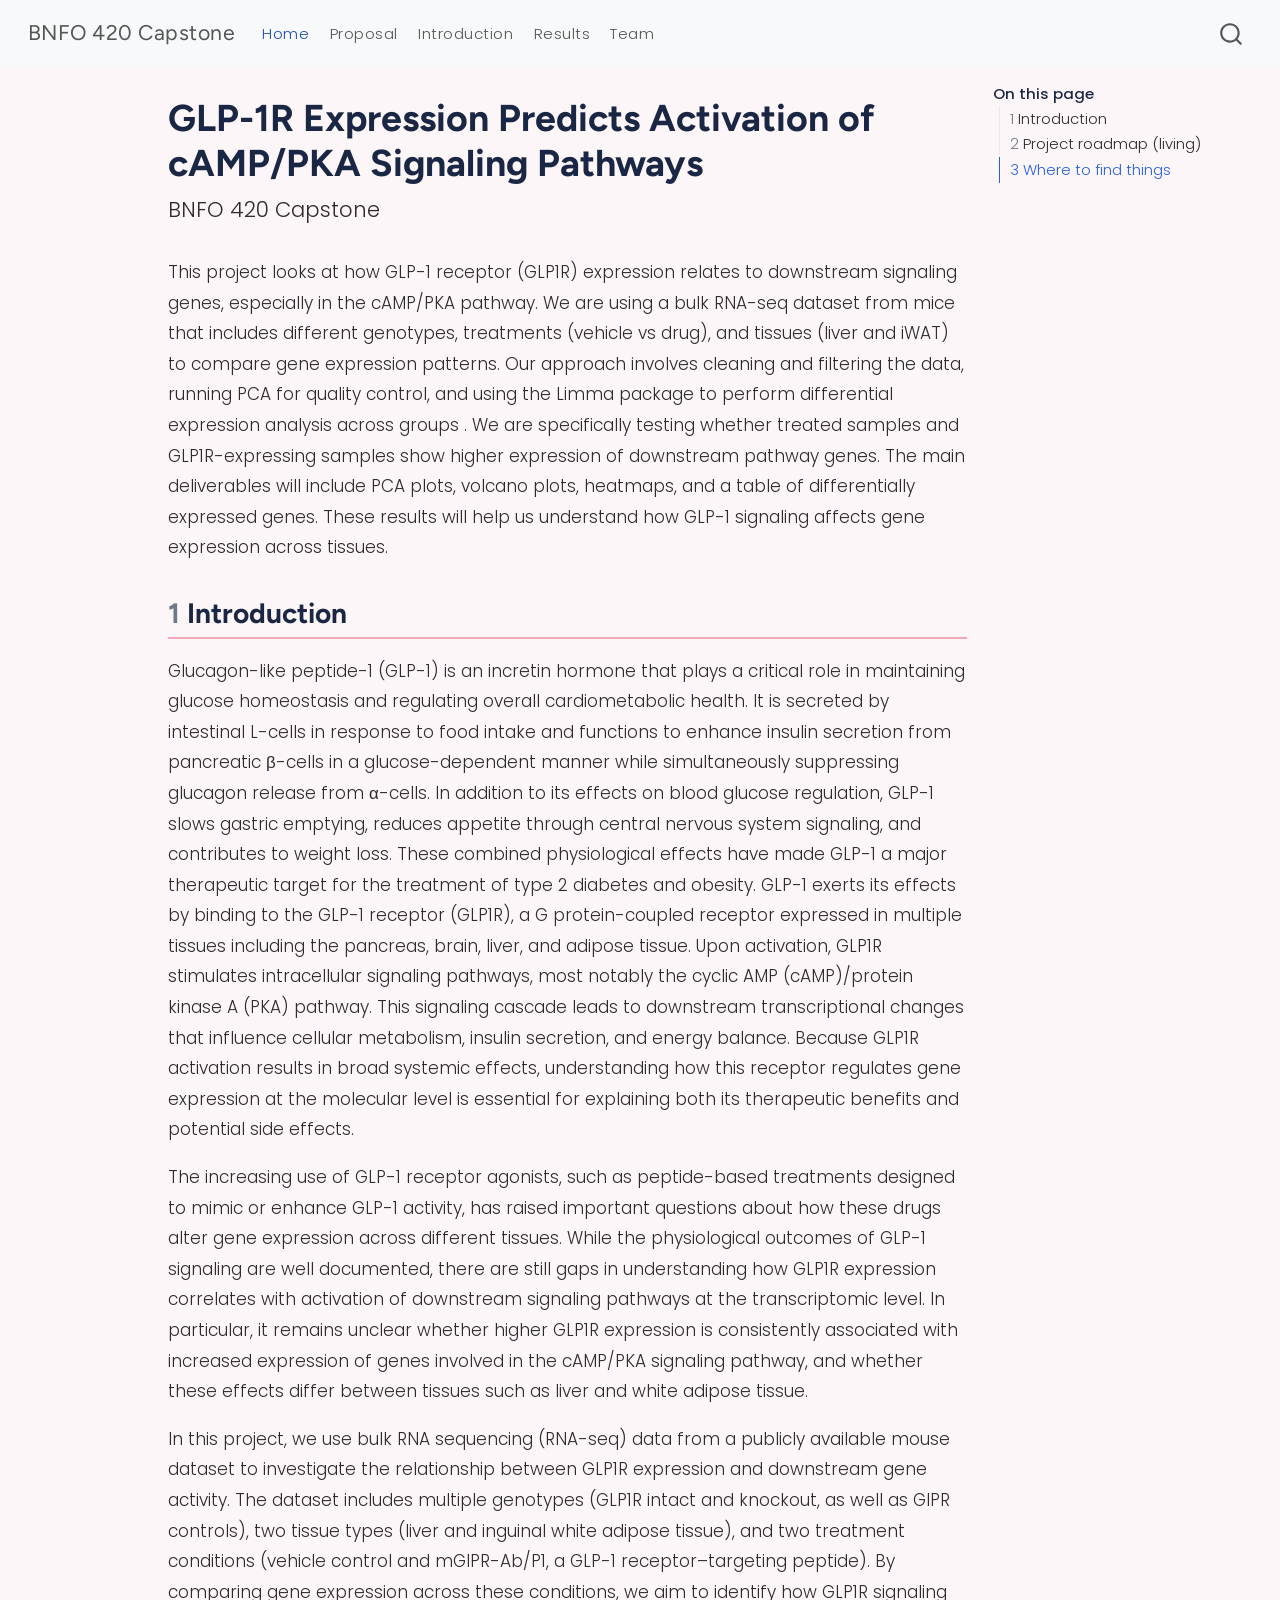
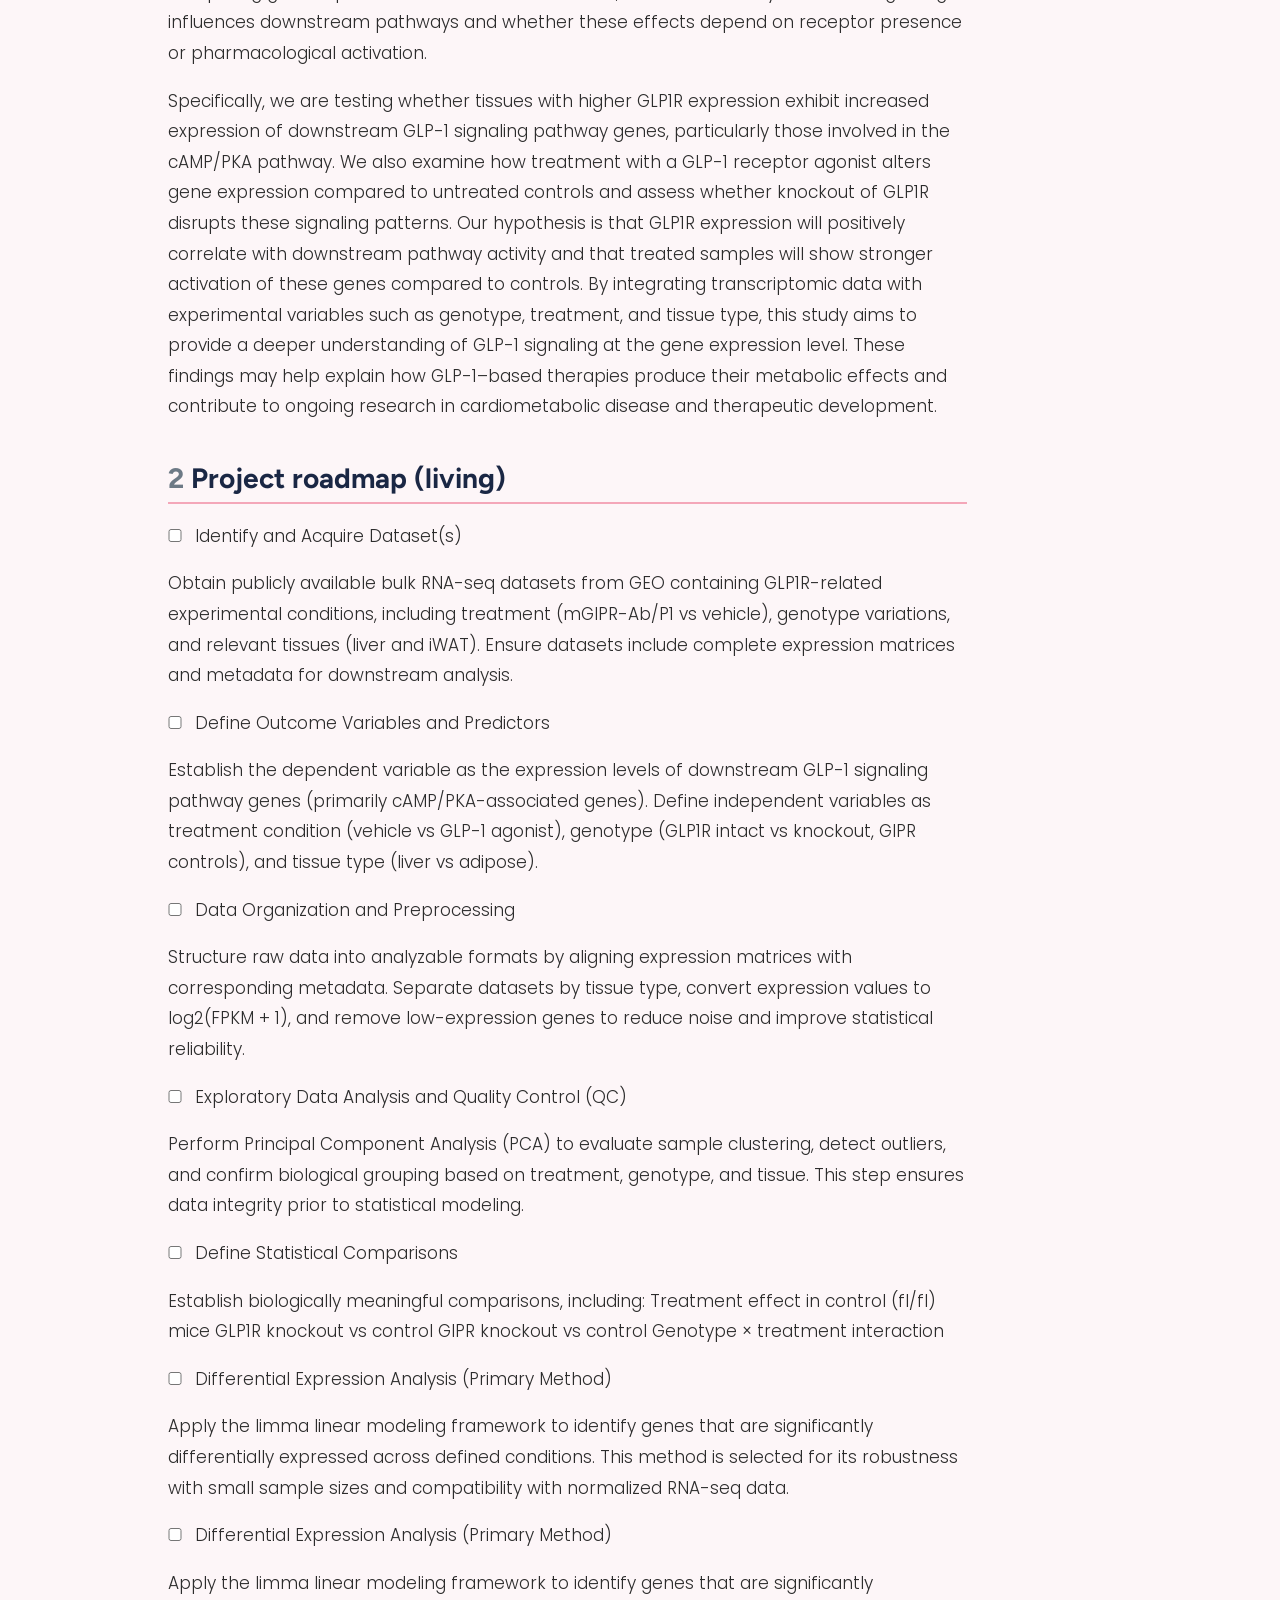
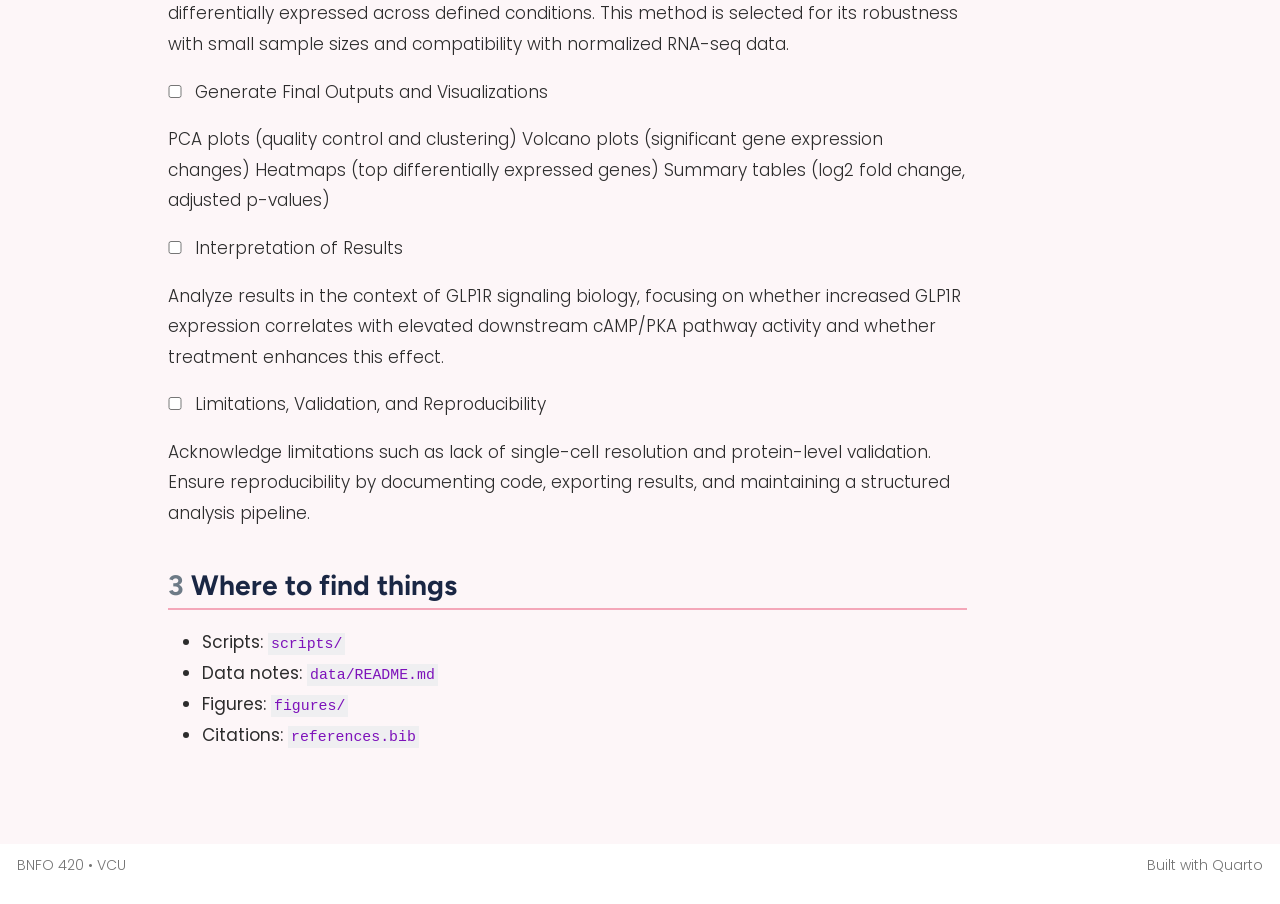
<file: index.html>
<!DOCTYPE html>
<html xmlns="http://www.w3.org/1999/xhtml" lang="en" xml:lang="en"><head>

<meta charset="utf-8">
<meta name="generator" content="quarto-1.8.27">

<meta name="viewport" content="width=device-width, initial-scale=1.0, user-scalable=yes">


<title>GLP-1R Expression Predicts Activation of cAMP/PKA Signaling Pathways – BNFO 420 Capstone</title>
<style>
code{white-space: pre-wrap;}
span.smallcaps{font-variant: small-caps;}
div.columns{display: flex; gap: min(4vw, 1.5em);}
div.column{flex: auto; overflow-x: auto;}
div.hanging-indent{margin-left: 1.5em; text-indent: -1.5em;}
ul.task-list{list-style: none;}
ul.task-list li input[type="checkbox"] {
  width: 0.8em;
  margin: 0 0.8em 0.2em -1em; /* quarto-specific, see https://github.com/quarto-dev/quarto-cli/issues/4556 */ 
  vertical-align: middle;
}
</style>


<script src="site_libs/quarto-nav/quarto-nav.js"></script>
<script src="site_libs/quarto-nav/headroom.min.js"></script>
<script src="site_libs/clipboard/clipboard.min.js"></script>
<script src="site_libs/quarto-search/autocomplete.umd.js"></script>
<script src="site_libs/quarto-search/fuse.min.js"></script>
<script src="site_libs/quarto-search/quarto-search.js"></script>
<meta name="quarto:offset" content="./">
<script src="site_libs/quarto-html/quarto.js" type="module"></script>
<script src="site_libs/quarto-html/tabsets/tabsets.js" type="module"></script>
<script src="site_libs/quarto-html/axe/axe-check.js" type="module"></script>
<script src="site_libs/quarto-html/popper.min.js"></script>
<script src="site_libs/quarto-html/tippy.umd.min.js"></script>
<script src="site_libs/quarto-html/anchor.min.js"></script>
<link href="site_libs/quarto-html/tippy.css" rel="stylesheet">
<link href="site_libs/quarto-html/quarto-syntax-highlighting-ed96de9b727972fe78a7b5d16c58bf87.css" rel="stylesheet" id="quarto-text-highlighting-styles">
<script src="site_libs/bootstrap/bootstrap.min.js"></script>
<link href="site_libs/bootstrap/bootstrap-icons.css" rel="stylesheet">
<link href="site_libs/bootstrap/bootstrap-5b4ad623e5705c0698d39aec6f10cf02.min.css" rel="stylesheet" append-hash="true" id="quarto-bootstrap" data-mode="light">
<script id="quarto-search-options" type="application/json">{
  "location": "navbar",
  "copy-button": false,
  "collapse-after": 3,
  "panel-placement": "end",
  "type": "overlay",
  "limit": 50,
  "keyboard-shortcut": [
    "f",
    "/",
    "s"
  ],
  "show-item-context": false,
  "language": {
    "search-no-results-text": "No results",
    "search-matching-documents-text": "matching documents",
    "search-copy-link-title": "Copy link to search",
    "search-hide-matches-text": "Hide additional matches",
    "search-more-match-text": "more match in this document",
    "search-more-matches-text": "more matches in this document",
    "search-clear-button-title": "Clear",
    "search-text-placeholder": "",
    "search-detached-cancel-button-title": "Cancel",
    "search-submit-button-title": "Submit",
    "search-label": "Search"
  }
}</script>


<link rel="stylesheet" href="styles.css">
</head>

<body class="nav-fixed quarto-light">

<div id="quarto-search-results"></div>
  <header id="quarto-header" class="headroom fixed-top">
    <nav class="navbar navbar-expand-lg " data-bs-theme="dark">
      <div class="navbar-container container-fluid">
      <div class="navbar-brand-container mx-auto">
    <a class="navbar-brand" href="./index.html">
    <span class="navbar-title">BNFO 420 Capstone</span>
    </a>
  </div>
            <div id="quarto-search" class="" title="Search"></div>
          <button class="navbar-toggler" type="button" data-bs-toggle="collapse" data-bs-target="#navbarCollapse" aria-controls="navbarCollapse" role="menu" aria-expanded="false" aria-label="Toggle navigation" onclick="if (window.quartoToggleHeadroom) { window.quartoToggleHeadroom(); }">
  <span class="navbar-toggler-icon"></span>
</button>
          <div class="collapse navbar-collapse" id="navbarCollapse">
            <ul class="navbar-nav navbar-nav-scroll me-auto">
  <li class="nav-item">
    <a class="nav-link active" href="./index.html" aria-current="page"> 
<span class="menu-text">Home</span></a>
  </li>  
  <li class="nav-item">
    <a class="nav-link" href="./proposal.html"> 
<span class="menu-text">Proposal</span></a>
  </li>  
  <li class="nav-item">
    <a class="nav-link" href="./introduction.html"> 
<span class="menu-text">Introduction</span></a>
  </li>  
  <li class="nav-item">
    <a class="nav-link" href="./results.html"> 
<span class="menu-text">Results</span></a>
  </li>  
  <li class="nav-item">
    <a class="nav-link" href="./team.html"> 
<span class="menu-text">Team</span></a>
  </li>  
</ul>
          </div> <!-- /navcollapse -->
            <div class="quarto-navbar-tools">
</div>
      </div> <!-- /container-fluid -->
    </nav>
</header>
<!-- content -->
<div id="quarto-content" class="quarto-container page-columns page-rows-contents page-layout-article page-navbar">
<!-- sidebar -->
<!-- margin-sidebar -->
    <div id="quarto-margin-sidebar" class="sidebar margin-sidebar">
        <nav id="TOC" role="doc-toc" class="toc-active">
    <h2 id="toc-title">On this page</h2>
   
  <ul>
  <li><a href="#introduction" id="toc-introduction" class="nav-link active" data-scroll-target="#introduction"><span class="header-section-number">1</span> Introduction</a></li>
  <li><a href="#project-roadmap-living" id="toc-project-roadmap-living" class="nav-link" data-scroll-target="#project-roadmap-living"><span class="header-section-number">2</span> Project roadmap (living)</a></li>
  <li><a href="#where-to-find-things" id="toc-where-to-find-things" class="nav-link" data-scroll-target="#where-to-find-things"><span class="header-section-number">3</span> Where to find things</a></li>
  </ul>
</nav>
    </div>
<!-- main -->
<main class="content" id="quarto-document-content">

<header id="title-block-header" class="quarto-title-block default">
<div class="quarto-title">
<h1 class="title">GLP-1R Expression Predicts Activation of cAMP/PKA Signaling Pathways</h1>
<p class="subtitle lead">BNFO 420 Capstone</p>
</div>



<div class="quarto-title-meta">

    
  
    
  </div>
  


</header>


<p>This project looks at how GLP-1 receptor (GLP1R) expression relates to downstream signaling genes, especially in the cAMP/PKA pathway. We are using a bulk RNA-seq dataset from mice that includes different genotypes, treatments (vehicle vs drug), and tissues (liver and iWAT) to compare gene expression patterns. Our approach involves cleaning and filtering the data, running PCA for quality control, and using the Limma package to perform differential expression analysis across groups . We are specifically testing whether treated samples and GLP1R-expressing samples show higher expression of downstream pathway genes. The main deliverables will include PCA plots, volcano plots, heatmaps, and a table of differentially expressed genes. These results will help us understand how GLP-1 signaling affects gene expression across tissues.</p>
<section id="introduction" class="level2" data-number="1">
<h2 data-number="1" class="anchored" data-anchor-id="introduction"><span class="header-section-number">1</span> Introduction</h2>
<p>Glucagon-like peptide-1 (GLP-1) is an incretin hormone that plays a critical role in maintaining glucose homeostasis and regulating overall cardiometabolic health. It is secreted by intestinal L-cells in response to food intake and functions to enhance insulin secretion from pancreatic β-cells in a glucose-dependent manner while simultaneously suppressing glucagon release from α-cells. In addition to its effects on blood glucose regulation, GLP-1 slows gastric emptying, reduces appetite through central nervous system signaling, and contributes to weight loss. These combined physiological effects have made GLP-1 a major therapeutic target for the treatment of type 2 diabetes and obesity. GLP-1 exerts its effects by binding to the GLP-1 receptor (GLP1R), a G protein-coupled receptor expressed in multiple tissues including the pancreas, brain, liver, and adipose tissue. Upon activation, GLP1R stimulates intracellular signaling pathways, most notably the cyclic AMP (cAMP)/protein kinase A (PKA) pathway. This signaling cascade leads to downstream transcriptional changes that influence cellular metabolism, insulin secretion, and energy balance. Because GLP1R activation results in broad systemic effects, understanding how this receptor regulates gene expression at the molecular level is essential for explaining both its therapeutic benefits and potential side effects.</p>
<p>The increasing use of GLP-1 receptor agonists, such as peptide-based treatments designed to mimic or enhance GLP-1 activity, has raised important questions about how these drugs alter gene expression across different tissues. While the physiological outcomes of GLP-1 signaling are well documented, there are still gaps in understanding how GLP1R expression correlates with activation of downstream signaling pathways at the transcriptomic level. In particular, it remains unclear whether higher GLP1R expression is consistently associated with increased expression of genes involved in the cAMP/PKA signaling pathway, and whether these effects differ between tissues such as liver and white adipose tissue.</p>
<p>In this project, we use bulk RNA sequencing (RNA-seq) data from a publicly available mouse dataset to investigate the relationship between GLP1R expression and downstream gene activity. The dataset includes multiple genotypes (GLP1R intact and knockout, as well as GIPR controls), two tissue types (liver and inguinal white adipose tissue), and two treatment conditions (vehicle control and mGIPR-Ab/P1, a GLP-1 receptor–targeting peptide). By comparing gene expression across these conditions, we aim to identify how GLP1R signaling influences downstream pathways and whether these effects depend on receptor presence or pharmacological activation.</p>
<p>Specifically, we are testing whether tissues with higher GLP1R expression exhibit increased expression of downstream GLP-1 signaling pathway genes, particularly those involved in the cAMP/PKA pathway. We also examine how treatment with a GLP-1 receptor agonist alters gene expression compared to untreated controls and assess whether knockout of GLP1R disrupts these signaling patterns. Our hypothesis is that GLP1R expression will positively correlate with downstream pathway activity and that treated samples will show stronger activation of these genes compared to controls. By integrating transcriptomic data with experimental variables such as genotype, treatment, and tissue type, this study aims to provide a deeper understanding of GLP-1 signaling at the gene expression level. These findings may help explain how GLP-1–based therapies produce their metabolic effects and contribute to ongoing research in cardiometabolic disease and therapeutic development.</p>
</section>
<section id="project-roadmap-living" class="level2" data-number="2">
<h2 data-number="2" class="anchored" data-anchor-id="project-roadmap-living"><span class="header-section-number">2</span> Project roadmap (living)</h2>
<ul class="task-list">
<li><label><input type="checkbox">Identify and Acquire Dataset(s)</label></li>
</ul>
<p>Obtain publicly available bulk RNA-seq datasets from GEO containing GLP1R-related experimental conditions, including treatment (mGIPR-Ab/P1 vs vehicle), genotype variations, and relevant tissues (liver and iWAT). Ensure datasets include complete expression matrices and metadata for downstream analysis.</p>
<ul class="task-list">
<li><label><input type="checkbox">Define Outcome Variables and Predictors</label></li>
</ul>
<p>Establish the dependent variable as the expression levels of downstream GLP-1 signaling pathway genes (primarily cAMP/PKA-associated genes). Define independent variables as treatment condition (vehicle vs GLP-1 agonist), genotype (GLP1R intact vs knockout, GIPR controls), and tissue type (liver vs adipose).</p>
<ul class="task-list">
<li><label><input type="checkbox">Data Organization and Preprocessing</label></li>
</ul>
<p>Structure raw data into analyzable formats by aligning expression matrices with corresponding metadata. Separate datasets by tissue type, convert expression values to log2(FPKM + 1), and remove low-expression genes to reduce noise and improve statistical reliability.</p>
<ul class="task-list">
<li><label><input type="checkbox">Exploratory Data Analysis and Quality Control (QC)</label></li>
</ul>
<p>Perform Principal Component Analysis (PCA) to evaluate sample clustering, detect outliers, and confirm biological grouping based on treatment, genotype, and tissue. This step ensures data integrity prior to statistical modeling.</p>
<ul class="task-list">
<li><label><input type="checkbox">Define Statistical Comparisons</label></li>
</ul>
<p>Establish biologically meaningful comparisons, including: Treatment effect in control (fl/fl) mice GLP1R knockout vs control GIPR knockout vs control Genotype × treatment interaction</p>
<ul class="task-list">
<li><label><input type="checkbox">Differential Expression Analysis (Primary Method)</label></li>
</ul>
<p>Apply the limma linear modeling framework to identify genes that are significantly differentially expressed across defined conditions. This method is selected for its robustness with small sample sizes and compatibility with normalized RNA-seq data.</p>
<ul class="task-list">
<li><label><input type="checkbox">Differential Expression Analysis (Primary Method)</label></li>
</ul>
<p>Apply the limma linear modeling framework to identify genes that are significantly differentially expressed across defined conditions. This method is selected for its robustness with small sample sizes and compatibility with normalized RNA-seq data.</p>
<ul class="task-list">
<li><label><input type="checkbox">Generate Final Outputs and Visualizations</label></li>
</ul>
<p>PCA plots (quality control and clustering) Volcano plots (significant gene expression changes) Heatmaps (top differentially expressed genes) Summary tables (log2 fold change, adjusted p-values)</p>
<ul class="task-list">
<li><label><input type="checkbox">Interpretation of Results</label></li>
</ul>
<p>Analyze results in the context of GLP1R signaling biology, focusing on whether increased GLP1R expression correlates with elevated downstream cAMP/PKA pathway activity and whether treatment enhances this effect.</p>
<ul class="task-list">
<li><label><input type="checkbox">Limitations, Validation, and Reproducibility</label></li>
</ul>
<p>Acknowledge limitations such as lack of single-cell resolution and protein-level validation. Ensure reproducibility by documenting code, exporting results, and maintaining a structured analysis pipeline.</p>
</section>
<section id="where-to-find-things" class="level2" data-number="3">
<h2 data-number="3" class="anchored" data-anchor-id="where-to-find-things"><span class="header-section-number">3</span> Where to find things</h2>
<ul>
<li><strong>Scripts:</strong> <code>scripts/</code></li>
<li><strong>Data notes:</strong> <code>data/README.md</code></li>
<li><strong>Figures:</strong> <code>figures/</code></li>
<li><strong>Citations:</strong> <code>references.bib</code></li>
</ul>


</section>

</main> <!-- /main -->
<script id="quarto-html-after-body" type="application/javascript">
  window.document.addEventListener("DOMContentLoaded", function (event) {
    const icon = "";
    const anchorJS = new window.AnchorJS();
    anchorJS.options = {
      placement: 'right',
      icon: icon
    };
    anchorJS.add('.anchored');
    const isCodeAnnotation = (el) => {
      for (const clz of el.classList) {
        if (clz.startsWith('code-annotation-')) {                     
          return true;
        }
      }
      return false;
    }
    const onCopySuccess = function(e) {
      // button target
      const button = e.trigger;
      // don't keep focus
      button.blur();
      // flash "checked"
      button.classList.add('code-copy-button-checked');
      var currentTitle = button.getAttribute("title");
      button.setAttribute("title", "Copied!");
      let tooltip;
      if (window.bootstrap) {
        button.setAttribute("data-bs-toggle", "tooltip");
        button.setAttribute("data-bs-placement", "left");
        button.setAttribute("data-bs-title", "Copied!");
        tooltip = new bootstrap.Tooltip(button, 
          { trigger: "manual", 
            customClass: "code-copy-button-tooltip",
            offset: [0, -8]});
        tooltip.show();    
      }
      setTimeout(function() {
        if (tooltip) {
          tooltip.hide();
          button.removeAttribute("data-bs-title");
          button.removeAttribute("data-bs-toggle");
          button.removeAttribute("data-bs-placement");
        }
        button.setAttribute("title", currentTitle);
        button.classList.remove('code-copy-button-checked');
      }, 1000);
      // clear code selection
      e.clearSelection();
    }
    const getTextToCopy = function(trigger) {
      const outerScaffold = trigger.parentElement.cloneNode(true);
      const codeEl = outerScaffold.querySelector('code');
      for (const childEl of codeEl.children) {
        if (isCodeAnnotation(childEl)) {
          childEl.remove();
        }
      }
      return codeEl.innerText;
    }
    const clipboard = new window.ClipboardJS('.code-copy-button:not([data-in-quarto-modal])', {
      text: getTextToCopy
    });
    clipboard.on('success', onCopySuccess);
    if (window.document.getElementById('quarto-embedded-source-code-modal')) {
      const clipboardModal = new window.ClipboardJS('.code-copy-button[data-in-quarto-modal]', {
        text: getTextToCopy,
        container: window.document.getElementById('quarto-embedded-source-code-modal')
      });
      clipboardModal.on('success', onCopySuccess);
    }
      var localhostRegex = new RegExp(/^(?:http|https):\/\/localhost\:?[0-9]*\//);
      var mailtoRegex = new RegExp(/^mailto:/);
        var filterRegex = new RegExp("https:\/\/bandukwalak\.github\.io\/kb_demo1\/");
      var isInternal = (href) => {
          return filterRegex.test(href) || localhostRegex.test(href) || mailtoRegex.test(href);
      }
      // Inspect non-navigation links and adorn them if external
     var links = window.document.querySelectorAll('a[href]:not(.nav-link):not(.navbar-brand):not(.toc-action):not(.sidebar-link):not(.sidebar-item-toggle):not(.pagination-link):not(.no-external):not([aria-hidden]):not(.dropdown-item):not(.quarto-navigation-tool):not(.about-link)');
      for (var i=0; i<links.length; i++) {
        const link = links[i];
        if (!isInternal(link.href)) {
          // undo the damage that might have been done by quarto-nav.js in the case of
          // links that we want to consider external
          if (link.dataset.originalHref !== undefined) {
            link.href = link.dataset.originalHref;
          }
        }
      }
    function tippyHover(el, contentFn, onTriggerFn, onUntriggerFn) {
      const config = {
        allowHTML: true,
        maxWidth: 500,
        delay: 100,
        arrow: false,
        appendTo: function(el) {
            return el.parentElement;
        },
        interactive: true,
        interactiveBorder: 10,
        theme: 'quarto',
        placement: 'bottom-start',
      };
      if (contentFn) {
        config.content = contentFn;
      }
      if (onTriggerFn) {
        config.onTrigger = onTriggerFn;
      }
      if (onUntriggerFn) {
        config.onUntrigger = onUntriggerFn;
      }
      window.tippy(el, config); 
    }
    const noterefs = window.document.querySelectorAll('a[role="doc-noteref"]');
    for (var i=0; i<noterefs.length; i++) {
      const ref = noterefs[i];
      tippyHover(ref, function() {
        // use id or data attribute instead here
        let href = ref.getAttribute('data-footnote-href') || ref.getAttribute('href');
        try { href = new URL(href).hash; } catch {}
        const id = href.replace(/^#\/?/, "");
        const note = window.document.getElementById(id);
        if (note) {
          return note.innerHTML;
        } else {
          return "";
        }
      });
    }
    const xrefs = window.document.querySelectorAll('a.quarto-xref');
    const processXRef = (id, note) => {
      // Strip column container classes
      const stripColumnClz = (el) => {
        el.classList.remove("page-full", "page-columns");
        if (el.children) {
          for (const child of el.children) {
            stripColumnClz(child);
          }
        }
      }
      stripColumnClz(note)
      if (id === null || id.startsWith('sec-')) {
        // Special case sections, only their first couple elements
        const container = document.createElement("div");
        if (note.children && note.children.length > 2) {
          container.appendChild(note.children[0].cloneNode(true));
          for (let i = 1; i < note.children.length; i++) {
            const child = note.children[i];
            if (child.tagName === "P" && child.innerText === "") {
              continue;
            } else {
              container.appendChild(child.cloneNode(true));
              break;
            }
          }
          if (window.Quarto?.typesetMath) {
            window.Quarto.typesetMath(container);
          }
          return container.innerHTML
        } else {
          if (window.Quarto?.typesetMath) {
            window.Quarto.typesetMath(note);
          }
          return note.innerHTML;
        }
      } else {
        // Remove any anchor links if they are present
        const anchorLink = note.querySelector('a.anchorjs-link');
        if (anchorLink) {
          anchorLink.remove();
        }
        if (window.Quarto?.typesetMath) {
          window.Quarto.typesetMath(note);
        }
        if (note.classList.contains("callout")) {
          return note.outerHTML;
        } else {
          return note.innerHTML;
        }
      }
    }
    for (var i=0; i<xrefs.length; i++) {
      const xref = xrefs[i];
      tippyHover(xref, undefined, function(instance) {
        instance.disable();
        let url = xref.getAttribute('href');
        let hash = undefined; 
        if (url.startsWith('#')) {
          hash = url;
        } else {
          try { hash = new URL(url).hash; } catch {}
        }
        if (hash) {
          const id = hash.replace(/^#\/?/, "");
          const note = window.document.getElementById(id);
          if (note !== null) {
            try {
              const html = processXRef(id, note.cloneNode(true));
              instance.setContent(html);
            } finally {
              instance.enable();
              instance.show();
            }
          } else {
            // See if we can fetch this
            fetch(url.split('#')[0])
            .then(res => res.text())
            .then(html => {
              const parser = new DOMParser();
              const htmlDoc = parser.parseFromString(html, "text/html");
              const note = htmlDoc.getElementById(id);
              if (note !== null) {
                const html = processXRef(id, note);
                instance.setContent(html);
              } 
            }).finally(() => {
              instance.enable();
              instance.show();
            });
          }
        } else {
          // See if we can fetch a full url (with no hash to target)
          // This is a special case and we should probably do some content thinning / targeting
          fetch(url)
          .then(res => res.text())
          .then(html => {
            const parser = new DOMParser();
            const htmlDoc = parser.parseFromString(html, "text/html");
            const note = htmlDoc.querySelector('main.content');
            if (note !== null) {
              // This should only happen for chapter cross references
              // (since there is no id in the URL)
              // remove the first header
              if (note.children.length > 0 && note.children[0].tagName === "HEADER") {
                note.children[0].remove();
              }
              const html = processXRef(null, note);
              instance.setContent(html);
            } 
          }).finally(() => {
            instance.enable();
            instance.show();
          });
        }
      }, function(instance) {
      });
    }
        let selectedAnnoteEl;
        const selectorForAnnotation = ( cell, annotation) => {
          let cellAttr = 'data-code-cell="' + cell + '"';
          let lineAttr = 'data-code-annotation="' +  annotation + '"';
          const selector = 'span[' + cellAttr + '][' + lineAttr + ']';
          return selector;
        }
        const selectCodeLines = (annoteEl) => {
          const doc = window.document;
          const targetCell = annoteEl.getAttribute("data-target-cell");
          const targetAnnotation = annoteEl.getAttribute("data-target-annotation");
          const annoteSpan = window.document.querySelector(selectorForAnnotation(targetCell, targetAnnotation));
          const lines = annoteSpan.getAttribute("data-code-lines").split(",");
          const lineIds = lines.map((line) => {
            return targetCell + "-" + line;
          })
          let top = null;
          let height = null;
          let parent = null;
          if (lineIds.length > 0) {
              //compute the position of the single el (top and bottom and make a div)
              const el = window.document.getElementById(lineIds[0]);
              top = el.offsetTop;
              height = el.offsetHeight;
              parent = el.parentElement.parentElement;
            if (lineIds.length > 1) {
              const lastEl = window.document.getElementById(lineIds[lineIds.length - 1]);
              const bottom = lastEl.offsetTop + lastEl.offsetHeight;
              height = bottom - top;
            }
            if (top !== null && height !== null && parent !== null) {
              // cook up a div (if necessary) and position it 
              let div = window.document.getElementById("code-annotation-line-highlight");
              if (div === null) {
                div = window.document.createElement("div");
                div.setAttribute("id", "code-annotation-line-highlight");
                div.style.position = 'absolute';
                parent.appendChild(div);
              }
              div.style.top = top - 2 + "px";
              div.style.height = height + 4 + "px";
              div.style.left = 0;
              let gutterDiv = window.document.getElementById("code-annotation-line-highlight-gutter");
              if (gutterDiv === null) {
                gutterDiv = window.document.createElement("div");
                gutterDiv.setAttribute("id", "code-annotation-line-highlight-gutter");
                gutterDiv.style.position = 'absolute';
                const codeCell = window.document.getElementById(targetCell);
                const gutter = codeCell.querySelector('.code-annotation-gutter');
                gutter.appendChild(gutterDiv);
              }
              gutterDiv.style.top = top - 2 + "px";
              gutterDiv.style.height = height + 4 + "px";
            }
            selectedAnnoteEl = annoteEl;
          }
        };
        const unselectCodeLines = () => {
          const elementsIds = ["code-annotation-line-highlight", "code-annotation-line-highlight-gutter"];
          elementsIds.forEach((elId) => {
            const div = window.document.getElementById(elId);
            if (div) {
              div.remove();
            }
          });
          selectedAnnoteEl = undefined;
        };
          // Handle positioning of the toggle
      window.addEventListener(
        "resize",
        throttle(() => {
          elRect = undefined;
          if (selectedAnnoteEl) {
            selectCodeLines(selectedAnnoteEl);
          }
        }, 10)
      );
      function throttle(fn, ms) {
      let throttle = false;
      let timer;
        return (...args) => {
          if(!throttle) { // first call gets through
              fn.apply(this, args);
              throttle = true;
          } else { // all the others get throttled
              if(timer) clearTimeout(timer); // cancel #2
              timer = setTimeout(() => {
                fn.apply(this, args);
                timer = throttle = false;
              }, ms);
          }
        };
      }
        // Attach click handler to the DT
        const annoteDls = window.document.querySelectorAll('dt[data-target-cell]');
        for (const annoteDlNode of annoteDls) {
          annoteDlNode.addEventListener('click', (event) => {
            const clickedEl = event.target;
            if (clickedEl !== selectedAnnoteEl) {
              unselectCodeLines();
              const activeEl = window.document.querySelector('dt[data-target-cell].code-annotation-active');
              if (activeEl) {
                activeEl.classList.remove('code-annotation-active');
              }
              selectCodeLines(clickedEl);
              clickedEl.classList.add('code-annotation-active');
            } else {
              // Unselect the line
              unselectCodeLines();
              clickedEl.classList.remove('code-annotation-active');
            }
          });
        }
    const findCites = (el) => {
      const parentEl = el.parentElement;
      if (parentEl) {
        const cites = parentEl.dataset.cites;
        if (cites) {
          return {
            el,
            cites: cites.split(' ')
          };
        } else {
          return findCites(el.parentElement)
        }
      } else {
        return undefined;
      }
    };
    var bibliorefs = window.document.querySelectorAll('a[role="doc-biblioref"]');
    for (var i=0; i<bibliorefs.length; i++) {
      const ref = bibliorefs[i];
      const citeInfo = findCites(ref);
      if (citeInfo) {
        tippyHover(citeInfo.el, function() {
          var popup = window.document.createElement('div');
          citeInfo.cites.forEach(function(cite) {
            var citeDiv = window.document.createElement('div');
            citeDiv.classList.add('hanging-indent');
            citeDiv.classList.add('csl-entry');
            var biblioDiv = window.document.getElementById('ref-' + cite);
            if (biblioDiv) {
              citeDiv.innerHTML = biblioDiv.innerHTML;
            }
            popup.appendChild(citeDiv);
          });
          return popup.innerHTML;
        });
      }
    }
  });
  </script>
</div> <!-- /content -->
<footer class="footer">
  <div class="nav-footer">
    <div class="nav-footer-left">
<p>BNFO 420 • VCU</p>
</div>   
    <div class="nav-footer-center">
      &nbsp;
    </div>
    <div class="nav-footer-right">
<p>Built with Quarto</p>
</div>
  </div>
</footer>




</body></html>
</file>
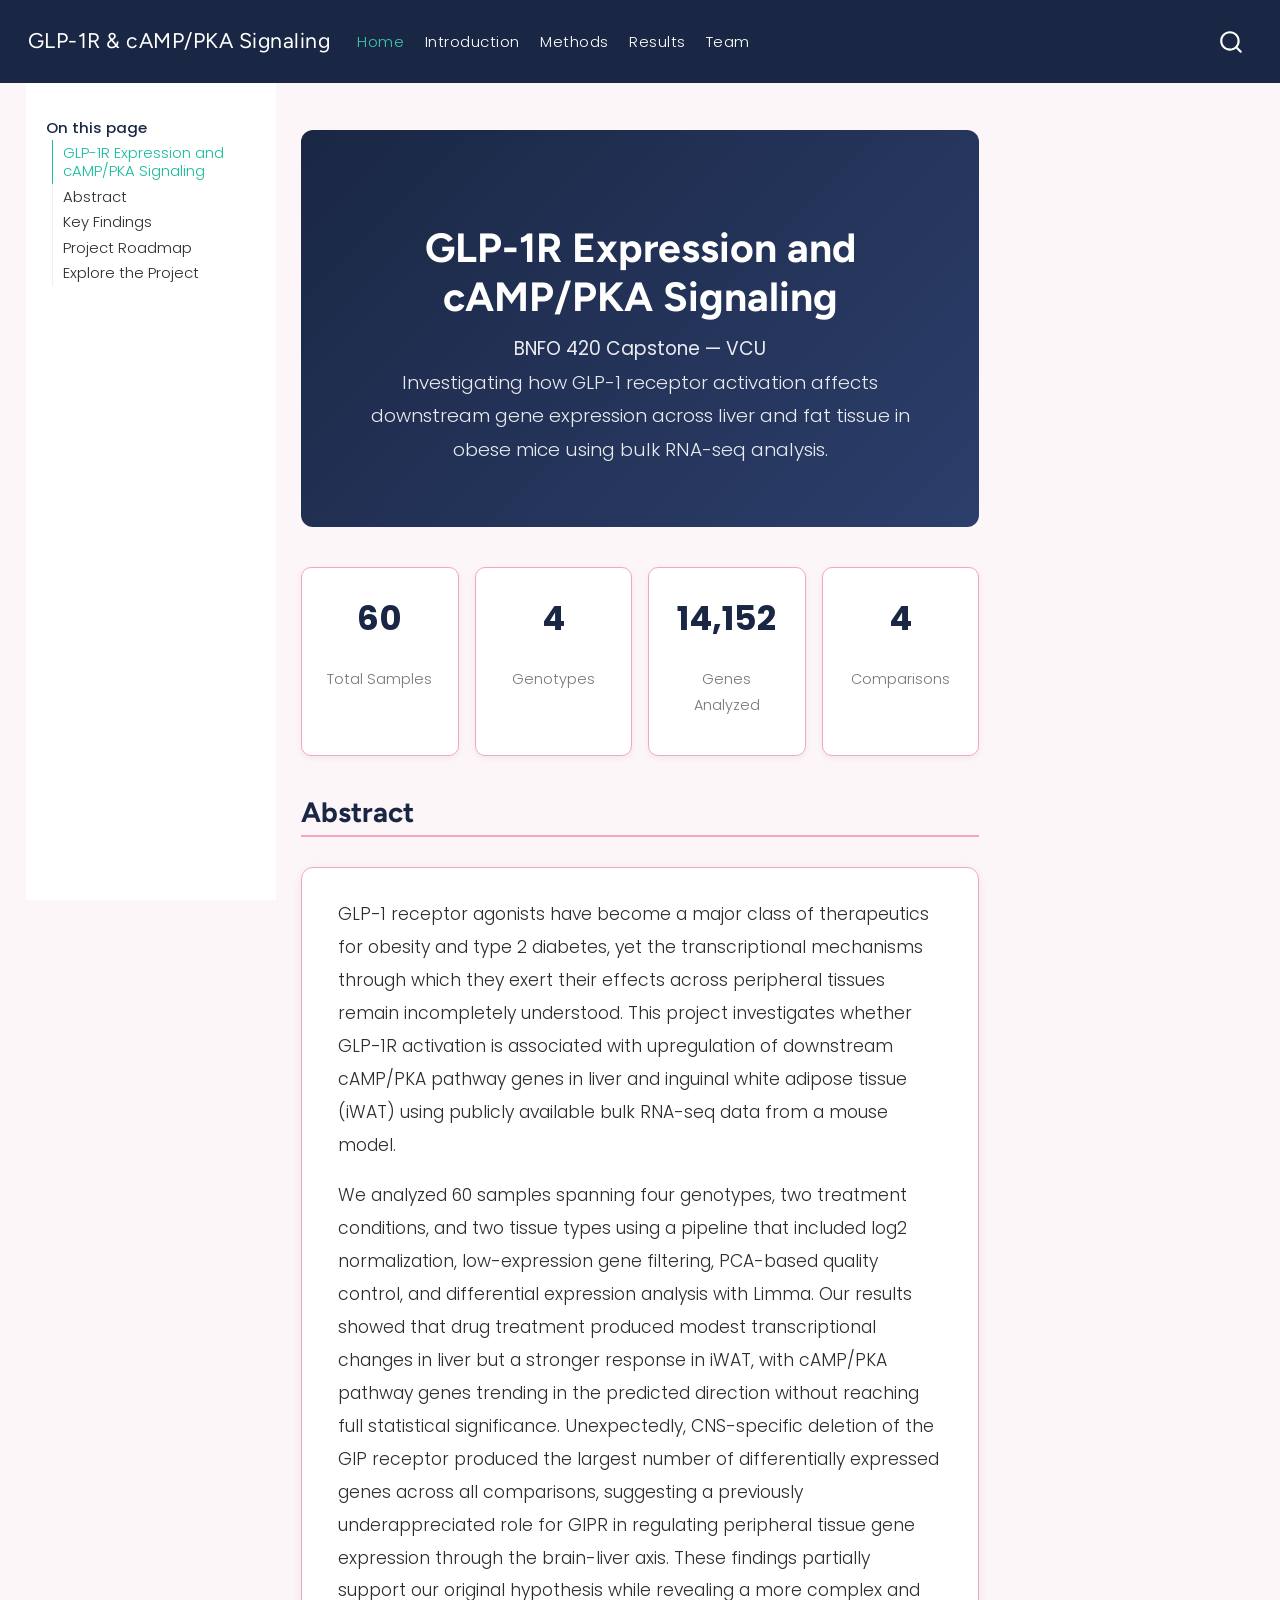
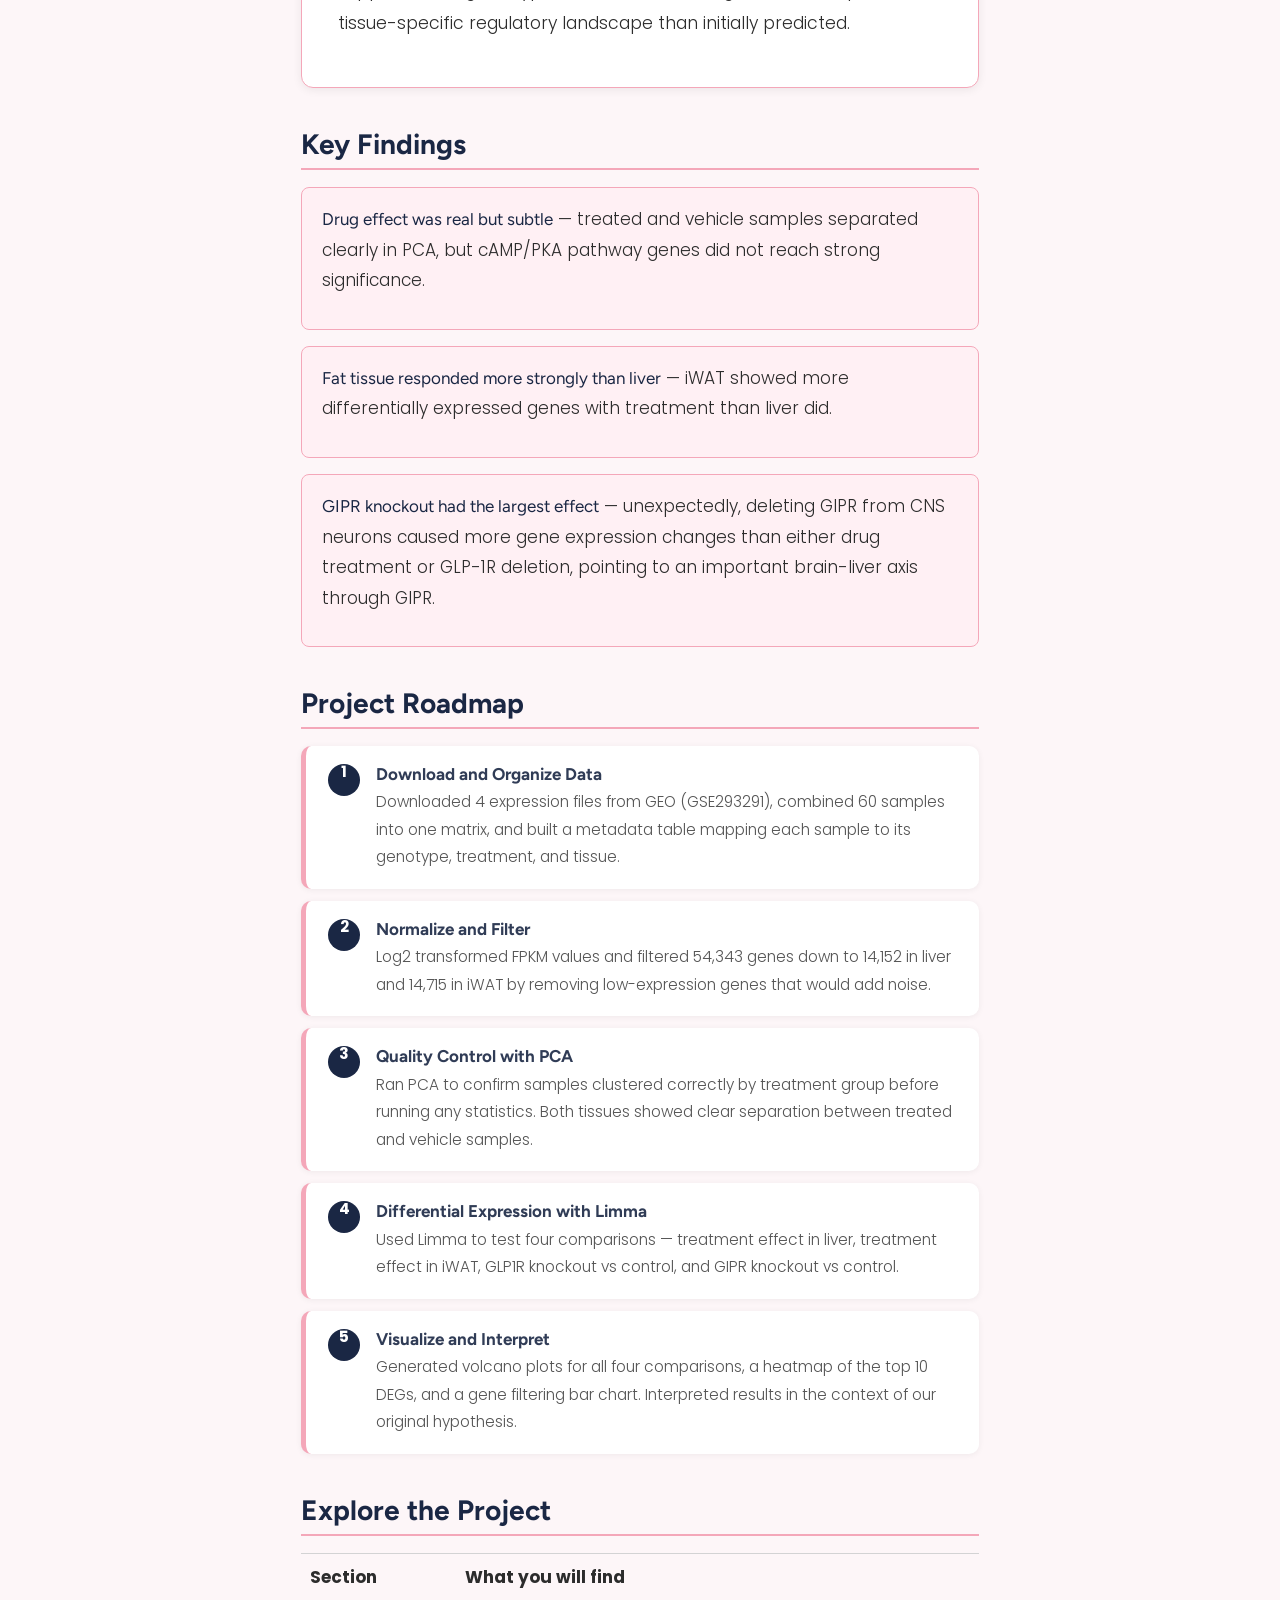
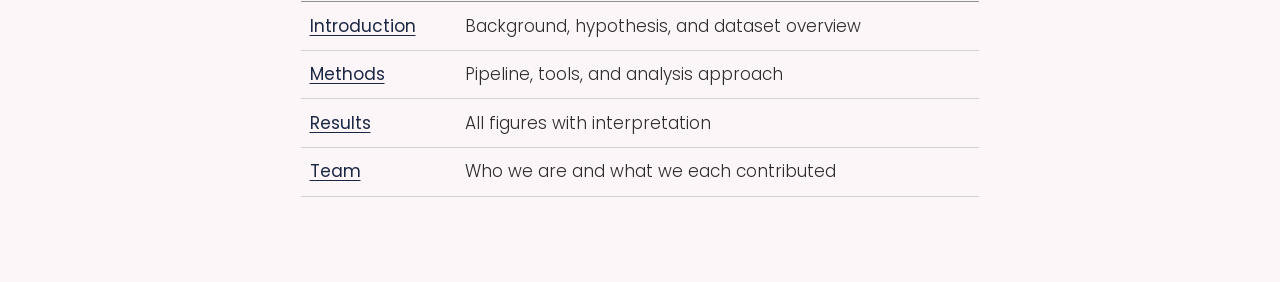
<file: docs/index.html>
<!DOCTYPE html>
<html xmlns="http://www.w3.org/1999/xhtml" lang="en" xml:lang="en"><head>

<meta charset="utf-8">
<meta name="generator" content="quarto-1.9.37">

<meta name="viewport" content="width=device-width, initial-scale=1.0, user-scalable=yes">


<title>GLP-1R &amp; cAMP/PKA Signaling</title>
<style>
/* Default styles provided by pandoc.
** See https://pandoc.org/MANUAL.html#variables-for-html for config info.
*/
code{white-space: pre-wrap;}
span.smallcaps{font-variant: small-caps;}
div.columns{display: flex; gap: min(4vw, 1.5em);}
div.column{flex: auto; overflow-x: auto;}
div.hanging-indent{margin-left: 1.5em; text-indent: -1.5em;}
ul.task-list{list-style: none;}
ul.task-list li input[type="checkbox"] {
  width: 0.8em;
  margin: 0 0.8em 0.2em -1em; /* quarto-specific, see https://github.com/quarto-dev/quarto-cli/issues/4556 */ 
  vertical-align: middle;
}
</style>


<script src="site_libs/quarto-nav/quarto-nav.js"></script>
<script src="site_libs/quarto-nav/headroom.min.js"></script>
<script src="site_libs/clipboard/clipboard.min.js"></script>
<script src="site_libs/quarto-search/autocomplete.umd.js"></script>
<script src="site_libs/quarto-search/fuse.min.js"></script>
<script src="site_libs/quarto-search/quarto-search.js"></script>
<meta name="quarto:offset" content="./">
<script src="site_libs/quarto-html/quarto.js" type="module"></script>
<script src="site_libs/quarto-html/tabsets/tabsets.js" type="module"></script>
<script src="site_libs/quarto-html/popper.min.js"></script>
<script src="site_libs/quarto-html/tippy.umd.min.js"></script>
<script src="site_libs/quarto-html/anchor.min.js"></script>
<link href="site_libs/quarto-html/tippy.css" rel="stylesheet">
<link href="site_libs/quarto-html/quarto-syntax-highlighting-7f8f88aac4f3542376d5c11b86a4c14d.css" rel="stylesheet" id="quarto-text-highlighting-styles">
<script src="site_libs/bootstrap/bootstrap.min.js"></script>
<link href="site_libs/bootstrap/bootstrap-icons.css" rel="stylesheet">
<link href="site_libs/bootstrap/bootstrap-bb68615f0e3a8c0c45bf09534f9ebe9d.min.css" rel="stylesheet" append-hash="true" id="quarto-bootstrap" data-mode="light">
<script id="quarto-search-options" type="application/json">{
  "location": "navbar",
  "copy-button": false,
  "collapse-after": 3,
  "panel-placement": "end",
  "type": "overlay",
  "limit": 50,
  "keyboard-shortcut": [
    "f",
    "/",
    "s"
  ],
  "show-item-context": false,
  "language": {
    "search-no-results-text": "No results",
    "search-matching-documents-text": "matching documents",
    "search-copy-link-title": "Copy link to search",
    "search-hide-matches-text": "Hide additional matches",
    "search-more-match-text": "more match in this document",
    "search-more-matches-text": "more matches in this document",
    "search-clear-button-title": "Clear",
    "search-text-placeholder": "",
    "search-detached-cancel-button-title": "Cancel",
    "search-submit-button-title": "Submit",
    "search-label": "Search"
  }
}</script>
<style>html{ scroll-behavior: smooth; }</style>


<link rel="stylesheet" href="styles.css">
</head>

<body class="floating nav-fixed quarto-light">

<div id="quarto-search-results"></div>
  <header id="quarto-header" class="headroom fixed-top">
    <nav class="navbar navbar-expand-lg " data-bs-theme="dark">
      <div class="navbar-container container-fluid">
      <div class="navbar-brand-container mx-auto">
    <a class="navbar-brand" href="./index.html">
    <span class="navbar-title">GLP-1R &amp; cAMP/PKA Signaling</span>
    </a>
  </div>
            <div id="quarto-search" class="" title="Search"></div>
          <button class="navbar-toggler" type="button" data-bs-toggle="collapse" data-bs-target="#navbarCollapse" aria-controls="navbarCollapse" role="menu" aria-expanded="false" aria-label="Toggle navigation" onclick="if (window.quartoToggleHeadroom) { window.quartoToggleHeadroom(); }">
  <span class="navbar-toggler-icon"></span>
</button>
          <div class="collapse navbar-collapse" id="navbarCollapse">
            <ul class="navbar-nav navbar-nav-scroll me-auto">
  <li class="nav-item">
    <a class="nav-link active" href="./index.html" aria-current="page"> 
<span class="menu-text">Home</span></a>
  </li>  
  <li class="nav-item">
    <a class="nav-link" href="./introduction.html"> 
<span class="menu-text">Introduction</span></a>
  </li>  
  <li class="nav-item">
    <a class="nav-link" href="./proposal.html"> 
<span class="menu-text">Methods</span></a>
  </li>  
  <li class="nav-item">
    <a class="nav-link" href="./results.html"> 
<span class="menu-text">Results</span></a>
  </li>  
  <li class="nav-item">
    <a class="nav-link" href="./team.html"> 
<span class="menu-text">Team</span></a>
  </li>  
</ul>
          </div> <!-- /navcollapse -->
            <div class="quarto-navbar-tools">
</div>
      </div> <!-- /container-fluid -->
    </nav>
</header>
<!-- content -->
<div id="quarto-content" class="quarto-container page-columns page-rows-contents page-layout-article page-navbar">
<!-- sidebar -->
  <nav id="quarto-sidebar" class="sidebar collapse collapse-horizontal quarto-sidebar-collapse-item sidebar-navigation floating overflow-auto">
    <nav id="TOC" role="doc-toc" class="toc-active">
    <h2 id="toc-title">On this page</h2>
   
  <ul>
  <li><a href="#glp-1r-expression-and-camppka-signaling" id="toc-glp-1r-expression-and-camppka-signaling" class="nav-link active" data-scroll-target="#glp-1r-expression-and-camppka-signaling">GLP-1R Expression and cAMP/PKA Signaling</a></li>
  <li><a href="#abstract" id="toc-abstract" class="nav-link" data-scroll-target="#abstract">Abstract</a></li>
  <li><a href="#key-findings" id="toc-key-findings" class="nav-link" data-scroll-target="#key-findings">Key Findings</a></li>
  <li><a href="#project-roadmap" id="toc-project-roadmap" class="nav-link" data-scroll-target="#project-roadmap">Project Roadmap</a></li>
  <li><a href="#explore-the-project" id="toc-explore-the-project" class="nav-link" data-scroll-target="#explore-the-project">Explore the Project</a></li>
  </ul>
</nav>
</nav>
<div id="quarto-sidebar-glass" class="quarto-sidebar-collapse-item" data-bs-toggle="collapse" data-bs-target=".quarto-sidebar-collapse-item"></div>
<!-- margin-sidebar -->
    <div id="quarto-margin-sidebar" class="sidebar margin-sidebar zindex-bottom">
    </div>
<!-- main -->
<main class="content" id="quarto-document-content"><header id="title-block-header" class="quarto-title-block"></header>




<section id="glp-1r-expression-and-camppka-signaling" class="level1 hero">
<h1>GLP-1R Expression and cAMP/PKA Signaling</h1>
<p><strong>BNFO 420 Capstone — VCU</strong></p>
<p>Investigating how GLP-1 receptor activation affects downstream gene expression across liver and fat tissue in obese mice using bulk RNA-seq analysis.</p>
</section>
<div class="stat-grid">
<div class="stat-box">
<div class="number">
<p>60</p>
</div>
<div class="label">
<p>Total Samples</p>
</div>
</div>
<div class="stat-box">
<div class="number">
<p>4</p>
</div>
<div class="label">
<p>Genotypes</p>
</div>
</div>
<div class="stat-box">
<div class="number">
<p>14,152</p>
</div>
<div class="label">
<p>Genes Analyzed</p>
</div>
</div>
<div class="stat-box">
<div class="number">
<p>4</p>
</div>
<div class="label">
<p>Comparisons</p>
</div>
</div>
</div>
<section id="abstract" class="level2">
<h2 class="anchored" data-anchor-id="abstract">Abstract</h2>
<div class="abstract-box">
<p>GLP-1 receptor agonists have become a major class of therapeutics for obesity and type 2 diabetes, yet the transcriptional mechanisms through which they exert their effects across peripheral tissues remain incompletely understood. This project investigates whether GLP-1R activation is associated with upregulation of downstream cAMP/PKA pathway genes in liver and inguinal white adipose tissue (iWAT) using publicly available bulk RNA-seq data from a mouse model.</p>
<p>We analyzed 60 samples spanning four genotypes, two treatment conditions, and two tissue types using a pipeline that included log2 normalization, low-expression gene filtering, PCA-based quality control, and differential expression analysis with Limma. Our results showed that drug treatment produced modest transcriptional changes in liver but a stronger response in iWAT, with cAMP/PKA pathway genes trending in the predicted direction without reaching full statistical significance. Unexpectedly, CNS-specific deletion of the GIP receptor produced the largest number of differentially expressed genes across all comparisons, suggesting a previously underappreciated role for GIPR in regulating peripheral tissue gene expression through the brain-liver axis. These findings partially support our original hypothesis while revealing a more complex and tissue-specific regulatory landscape than initially predicted.</p>
</div>
</section>
<section id="key-findings" class="level2">
<h2 class="anchored" data-anchor-id="key-findings">Key Findings</h2>
<div class="finding-box">
<p><strong>Drug effect was real but subtle</strong> — treated and vehicle samples separated clearly in PCA, but cAMP/PKA pathway genes did not reach strong significance.</p>
</div>
<div class="finding-box">
<p><strong>Fat tissue responded more strongly than liver</strong> — iWAT showed more differentially expressed genes with treatment than liver did.</p>
</div>
<div class="finding-box">
<p><strong>GIPR knockout had the largest effect</strong> — unexpectedly, deleting GIPR from CNS neurons caused more gene expression changes than either drug treatment or GLP-1R deletion, pointing to an important brain-liver axis through GIPR.</p>
</div>
</section>
<section id="project-roadmap" class="level2">
<h2 class="anchored" data-anchor-id="project-roadmap">Project Roadmap</h2>
<div class="roadmap-step">
<div class="step-number">
<p>1</p>
</div>
<section id="download-and-organize-data" class="level4 step-content">
<h4 class="anchored" data-anchor-id="download-and-organize-data">Download and Organize Data</h4>
<p>Downloaded 4 expression files from GEO (GSE293291), combined 60 samples into one matrix, and built a metadata table mapping each sample to its genotype, treatment, and tissue.</p>
</section>
</div>
<div class="roadmap-step">
<div class="step-number">
<p>2</p>
</div>
<section id="normalize-and-filter" class="level4 step-content">
<h4 class="anchored" data-anchor-id="normalize-and-filter">Normalize and Filter</h4>
<p>Log2 transformed FPKM values and filtered 54,343 genes down to 14,152 in liver and 14,715 in iWAT by removing low-expression genes that would add noise.</p>
</section>
</div>
<div class="roadmap-step">
<div class="step-number">
<p>3</p>
</div>
<section id="quality-control-with-pca" class="level4 step-content">
<h4 class="anchored" data-anchor-id="quality-control-with-pca">Quality Control with PCA</h4>
<p>Ran PCA to confirm samples clustered correctly by treatment group before running any statistics. Both tissues showed clear separation between treated and vehicle samples.</p>
</section>
</div>
<div class="roadmap-step">
<div class="step-number">
<p>4</p>
</div>
<section id="differential-expression-with-limma" class="level4 step-content">
<h4 class="anchored" data-anchor-id="differential-expression-with-limma">Differential Expression with Limma</h4>
<p>Used Limma to test four comparisons — treatment effect in liver, treatment effect in iWAT, GLP1R knockout vs control, and GIPR knockout vs control.</p>
</section>
</div>
<div class="roadmap-step">
<div class="step-number">
<p>5</p>
</div>
<section id="visualize-and-interpret" class="level4 step-content">
<h4 class="anchored" data-anchor-id="visualize-and-interpret">Visualize and Interpret</h4>
<p>Generated volcano plots for all four comparisons, a heatmap of the top 10 DEGs, and a gene filtering bar chart. Interpreted results in the context of our original hypothesis.</p>
</section>
</div>
</section>
<section id="explore-the-project" class="level2">
<h2 class="anchored" data-anchor-id="explore-the-project">Explore the Project</h2>
<table class="caption-top table">
<thead>
<tr class="header">
<th>Section</th>
<th>What you will find</th>
</tr>
</thead>
<tbody>
<tr class="odd">
<td><a href="./introduction.html">Introduction</a></td>
<td>Background, hypothesis, and dataset overview</td>
</tr>
<tr class="even">
<td><a href="./proposal.html">Methods</a></td>
<td>Pipeline, tools, and analysis approach</td>
</tr>
<tr class="odd">
<td><a href="./results.html">Results</a></td>
<td>All figures with interpretation</td>
</tr>
<tr class="even">
<td><a href="./team.html">Team</a></td>
<td>Who we are and what we each contributed</td>
</tr>
</tbody>
</table>


</section>

</main> <!-- /main -->
<script id="quarto-html-after-body" type="application/javascript">
  window.document.addEventListener("DOMContentLoaded", function (event) {
    const icon = "";
    const anchorJS = new window.AnchorJS();
    anchorJS.options = {
      placement: 'right',
      icon: icon
    };
    anchorJS.add('.anchored');
    const isCodeAnnotation = (el) => {
      for (const clz of el.classList) {
        if (clz.startsWith('code-annotation-')) {                     
          return true;
        }
      }
      return false;
    }
    const onCopySuccess = function(e) {
      // button target
      const button = e.trigger;
      // don't keep focus
      button.blur();
      // flash "checked"
      button.classList.add('code-copy-button-checked');
      var currentTitle = button.getAttribute("title");
      button.setAttribute("title", "Copied!");
      let tooltip;
      if (window.bootstrap) {
        button.setAttribute("data-bs-toggle", "tooltip");
        button.setAttribute("data-bs-placement", "left");
        button.setAttribute("data-bs-title", "Copied!");
        tooltip = new bootstrap.Tooltip(button, 
          { trigger: "manual", 
            customClass: "code-copy-button-tooltip",
            offset: [0, -8]});
        tooltip.show();    
      }
      setTimeout(function() {
        if (tooltip) {
          tooltip.hide();
          button.removeAttribute("data-bs-title");
          button.removeAttribute("data-bs-toggle");
          button.removeAttribute("data-bs-placement");
        }
        button.setAttribute("title", currentTitle);
        button.classList.remove('code-copy-button-checked');
      }, 1000);
      // clear code selection
      e.clearSelection();
    }
    const getTextToCopy = function(trigger) {
      const outerScaffold = trigger.parentElement.cloneNode(true);
      const codeEl = outerScaffold.querySelector('code');
      for (const childEl of codeEl.children) {
        if (isCodeAnnotation(childEl)) {
          childEl.remove();
        }
      }
      return codeEl.innerText;
    }
    const clipboard = new window.ClipboardJS('.code-copy-button:not([data-in-quarto-modal])', {
      text: getTextToCopy
    });
    clipboard.on('success', onCopySuccess);
    if (window.document.getElementById('quarto-embedded-source-code-modal')) {
      const clipboardModal = new window.ClipboardJS('.code-copy-button[data-in-quarto-modal]', {
        text: getTextToCopy,
        container: window.document.getElementById('quarto-embedded-source-code-modal')
      });
      clipboardModal.on('success', onCopySuccess);
    }
      var localhostRegex = new RegExp(/^(?:http|https):\/\/localhost\:?[0-9]*\//);
      var mailtoRegex = new RegExp(/^mailto:/);
        var filterRegex = new RegExp('/' + window.location.host + '/');
      var isInternal = (href) => {
          return filterRegex.test(href) || localhostRegex.test(href) || mailtoRegex.test(href);
      }
      // Inspect non-navigation links and adorn them if external
     var links = window.document.querySelectorAll('a[href]:not(.nav-link):not(.navbar-brand):not(.toc-action):not(.sidebar-link):not(.sidebar-item-toggle):not(.pagination-link):not(.no-external):not([aria-hidden]):not(.dropdown-item):not(.quarto-navigation-tool):not(.about-link)');
      for (var i=0; i<links.length; i++) {
        const link = links[i];
        if (!isInternal(link.href)) {
          // undo the damage that might have been done by quarto-nav.js in the case of
          // links that we want to consider external
          if (link.dataset.originalHref !== undefined) {
            link.href = link.dataset.originalHref;
          }
        }
      }
    function tippyHover(el, contentFn, onTriggerFn, onUntriggerFn) {
      const config = {
        allowHTML: true,
        maxWidth: 500,
        delay: 100,
        arrow: false,
        appendTo: function(el) {
            return el.parentElement;
        },
        interactive: true,
        interactiveBorder: 10,
        theme: 'quarto',
        placement: 'bottom-start',
      };
      if (contentFn) {
        config.content = contentFn;
      }
      if (onTriggerFn) {
        config.onTrigger = onTriggerFn;
      }
      if (onUntriggerFn) {
        config.onUntrigger = onUntriggerFn;
      }
      window.tippy(el, config); 
    }
    const noterefs = window.document.querySelectorAll('a[role="doc-noteref"]');
    for (var i=0; i<noterefs.length; i++) {
      const ref = noterefs[i];
      tippyHover(ref, function() {
        // use id or data attribute instead here
        let href = ref.getAttribute('data-footnote-href') || ref.getAttribute('href');
        try { href = new URL(href).hash; } catch {}
        const id = href.replace(/^#\/?/, "");
        const note = window.document.getElementById(id);
        if (note) {
          return note.innerHTML;
        } else {
          return "";
        }
      });
    }
    const xrefs = window.document.querySelectorAll('a.quarto-xref');
    const processXRef = (id, note) => {
      // Strip column container classes
      const stripColumnClz = (el) => {
        el.classList.remove("page-full", "page-columns");
        if (el.children) {
          for (const child of el.children) {
            stripColumnClz(child);
          }
        }
      }
      stripColumnClz(note)
      if (id === null || id.startsWith('sec-')) {
        // Special case sections, only their first couple elements
        const container = document.createElement("div");
        if (note.children && note.children.length > 2) {
          container.appendChild(note.children[0].cloneNode(true));
          for (let i = 1; i < note.children.length; i++) {
            const child = note.children[i];
            if (child.tagName === "P" && child.innerText === "") {
              continue;
            } else {
              container.appendChild(child.cloneNode(true));
              break;
            }
          }
          if (window.Quarto?.typesetMath) {
            window.Quarto.typesetMath(container);
          }
          return container.innerHTML
        } else {
          if (window.Quarto?.typesetMath) {
            window.Quarto.typesetMath(note);
          }
          return note.innerHTML;
        }
      } else {
        // Remove any anchor links if they are present
        const anchorLink = note.querySelector('a.anchorjs-link');
        if (anchorLink) {
          anchorLink.remove();
        }
        if (window.Quarto?.typesetMath) {
          window.Quarto.typesetMath(note);
        }
        if (note.classList.contains("callout")) {
          return note.outerHTML;
        } else {
          return note.innerHTML;
        }
      }
    }
    for (var i=0; i<xrefs.length; i++) {
      const xref = xrefs[i];
      tippyHover(xref, undefined, function(instance) {
        instance.disable();
        let url = xref.getAttribute('href');
        let hash = undefined; 
        if (url.startsWith('#')) {
          hash = url;
        } else {
          try { hash = new URL(url).hash; } catch {}
        }
        if (hash) {
          const id = hash.replace(/^#\/?/, "");
          const note = window.document.getElementById(id);
          if (note !== null) {
            try {
              const html = processXRef(id, note.cloneNode(true));
              instance.setContent(html);
            } finally {
              instance.enable();
              instance.show();
            }
          } else {
            // See if we can fetch this
            fetch(url.split('#')[0])
            .then(res => res.text())
            .then(html => {
              const parser = new DOMParser();
              const htmlDoc = parser.parseFromString(html, "text/html");
              const note = htmlDoc.getElementById(id);
              if (note !== null) {
                const html = processXRef(id, note);
                instance.setContent(html);
              } 
            }).finally(() => {
              instance.enable();
              instance.show();
            });
          }
        } else {
          // See if we can fetch a full url (with no hash to target)
          // This is a special case and we should probably do some content thinning / targeting
          fetch(url)
          .then(res => res.text())
          .then(html => {
            const parser = new DOMParser();
            const htmlDoc = parser.parseFromString(html, "text/html");
            const note = htmlDoc.querySelector('main.content');
            if (note !== null) {
              // This should only happen for chapter cross references
              // (since there is no id in the URL)
              // remove the first header
              if (note.children.length > 0 && note.children[0].tagName === "HEADER") {
                note.children[0].remove();
              }
              const html = processXRef(null, note);
              instance.setContent(html);
            } 
          }).finally(() => {
            instance.enable();
            instance.show();
          });
        }
      }, function(instance) {
      });
    }
        let selectedAnnoteEl;
        const selectorForAnnotation = ( cell, annotation) => {
          let cellAttr = 'data-code-cell="' + cell + '"';
          let lineAttr = 'data-code-annotation="' +  annotation + '"';
          const selector = 'span[' + cellAttr + '][' + lineAttr + ']';
          return selector;
        }
        const selectCodeLines = (annoteEl) => {
          const doc = window.document;
          const targetCell = annoteEl.getAttribute("data-target-cell");
          const targetAnnotation = annoteEl.getAttribute("data-target-annotation");
          const annoteSpan = window.document.querySelector(selectorForAnnotation(targetCell, targetAnnotation));
          const lines = annoteSpan.getAttribute("data-code-lines").split(",");
          const lineIds = lines.map((line) => {
            return targetCell + "-" + line;
          })
          let top = null;
          let height = null;
          let parent = null;
          if (lineIds.length > 0) {
              //compute the position of the single el (top and bottom and make a div)
              const el = window.document.getElementById(lineIds[0]);
              top = el.offsetTop;
              height = el.offsetHeight;
              parent = el.parentElement.parentElement;
            if (lineIds.length > 1) {
              const lastEl = window.document.getElementById(lineIds[lineIds.length - 1]);
              const bottom = lastEl.offsetTop + lastEl.offsetHeight;
              height = bottom - top;
            }
            if (top !== null && height !== null && parent !== null) {
              // cook up a div (if necessary) and position it 
              let div = window.document.getElementById("code-annotation-line-highlight");
              if (div === null) {
                div = window.document.createElement("div");
                div.setAttribute("id", "code-annotation-line-highlight");
                div.style.position = 'absolute';
                parent.appendChild(div);
              }
              div.style.top = top - 2 + "px";
              div.style.height = height + 4 + "px";
              div.style.left = 0;
              let gutterDiv = window.document.getElementById("code-annotation-line-highlight-gutter");
              if (gutterDiv === null) {
                gutterDiv = window.document.createElement("div");
                gutterDiv.setAttribute("id", "code-annotation-line-highlight-gutter");
                gutterDiv.style.position = 'absolute';
                const codeCell = window.document.getElementById(targetCell);
                const gutter = codeCell.querySelector('.code-annotation-gutter');
                gutter.appendChild(gutterDiv);
              }
              gutterDiv.style.top = top - 2 + "px";
              gutterDiv.style.height = height + 4 + "px";
            }
            selectedAnnoteEl = annoteEl;
          }
        };
        const unselectCodeLines = () => {
          const elementsIds = ["code-annotation-line-highlight", "code-annotation-line-highlight-gutter"];
          elementsIds.forEach((elId) => {
            const div = window.document.getElementById(elId);
            if (div) {
              div.remove();
            }
          });
          selectedAnnoteEl = undefined;
        };
          // Handle positioning of the toggle
      window.addEventListener(
        "resize",
        throttle(() => {
          elRect = undefined;
          if (selectedAnnoteEl) {
            selectCodeLines(selectedAnnoteEl);
          }
        }, 10)
      );
      function throttle(fn, ms) {
      let throttle = false;
      let timer;
        return (...args) => {
          if(!throttle) { // first call gets through
              fn.apply(this, args);
              throttle = true;
          } else { // all the others get throttled
              if(timer) clearTimeout(timer); // cancel #2
              timer = setTimeout(() => {
                fn.apply(this, args);
                timer = throttle = false;
              }, ms);
          }
        };
      }
        // Attach click handler to the DT
        const annoteDls = window.document.querySelectorAll('dt[data-target-cell]');
        for (const annoteDlNode of annoteDls) {
          annoteDlNode.addEventListener('click', (event) => {
            const clickedEl = event.target;
            if (clickedEl !== selectedAnnoteEl) {
              unselectCodeLines();
              const activeEl = window.document.querySelector('dt[data-target-cell].code-annotation-active');
              if (activeEl) {
                activeEl.classList.remove('code-annotation-active');
              }
              selectCodeLines(clickedEl);
              clickedEl.classList.add('code-annotation-active');
            } else {
              // Unselect the line
              unselectCodeLines();
              clickedEl.classList.remove('code-annotation-active');
            }
          });
        }
    const findCites = (el) => {
      const parentEl = el.parentElement;
      if (parentEl) {
        const cites = parentEl.dataset.cites;
        if (cites) {
          return {
            el,
            cites: cites.split(' ')
          };
        } else {
          return findCites(el.parentElement)
        }
      } else {
        return undefined;
      }
    };
    var bibliorefs = window.document.querySelectorAll('a[role="doc-biblioref"]');
    for (var i=0; i<bibliorefs.length; i++) {
      const ref = bibliorefs[i];
      const citeInfo = findCites(ref);
      if (citeInfo) {
        tippyHover(citeInfo.el, function() {
          var popup = window.document.createElement('div');
          citeInfo.cites.forEach(function(cite) {
            var citeDiv = window.document.createElement('div');
            citeDiv.classList.add('hanging-indent');
            citeDiv.classList.add('csl-entry');
            var biblioDiv = window.document.getElementById('ref-' + cite);
            if (biblioDiv) {
              citeDiv.innerHTML = biblioDiv.innerHTML;
            }
            popup.appendChild(citeDiv);
          });
          return popup.innerHTML;
        });
      }
    }
  });
  </script>
</div> <!-- /content -->




<script src="site_libs/quarto-html/zenscroll-min.js"></script>
</body></html>
</file>
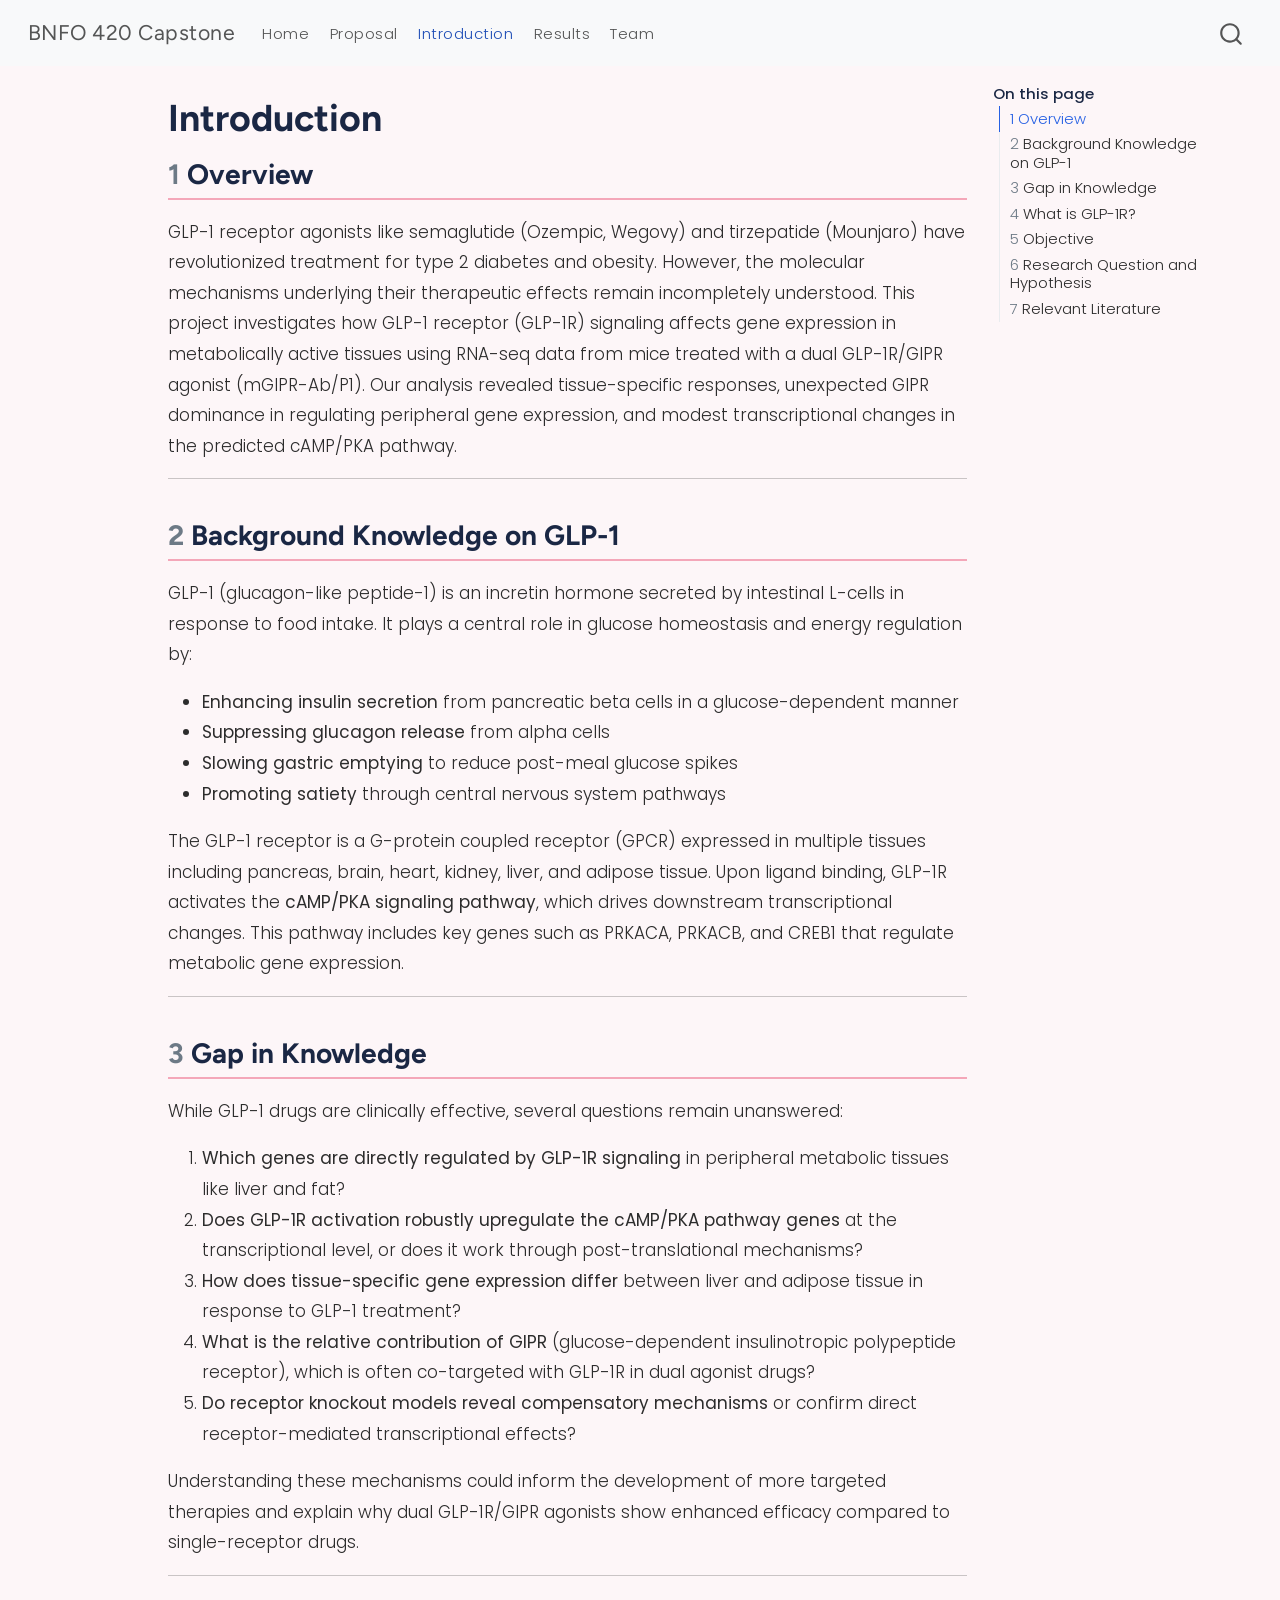
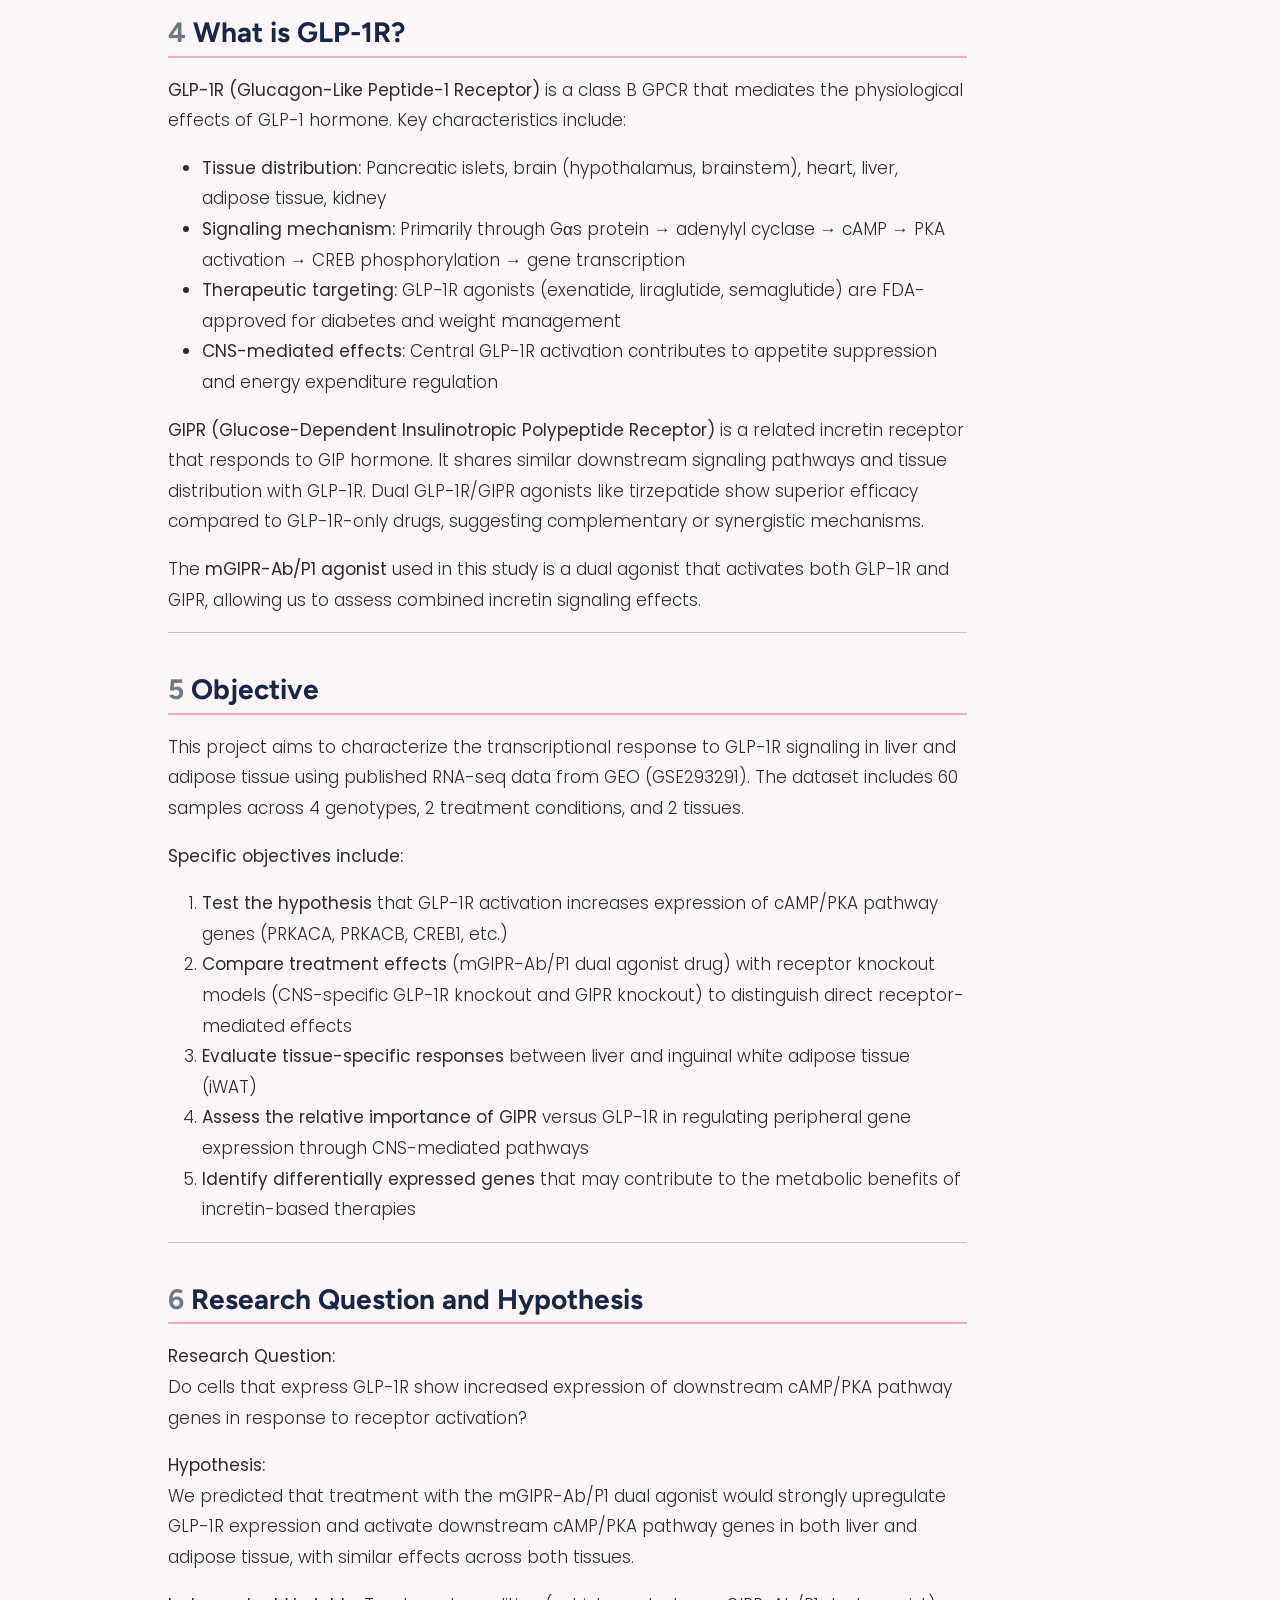
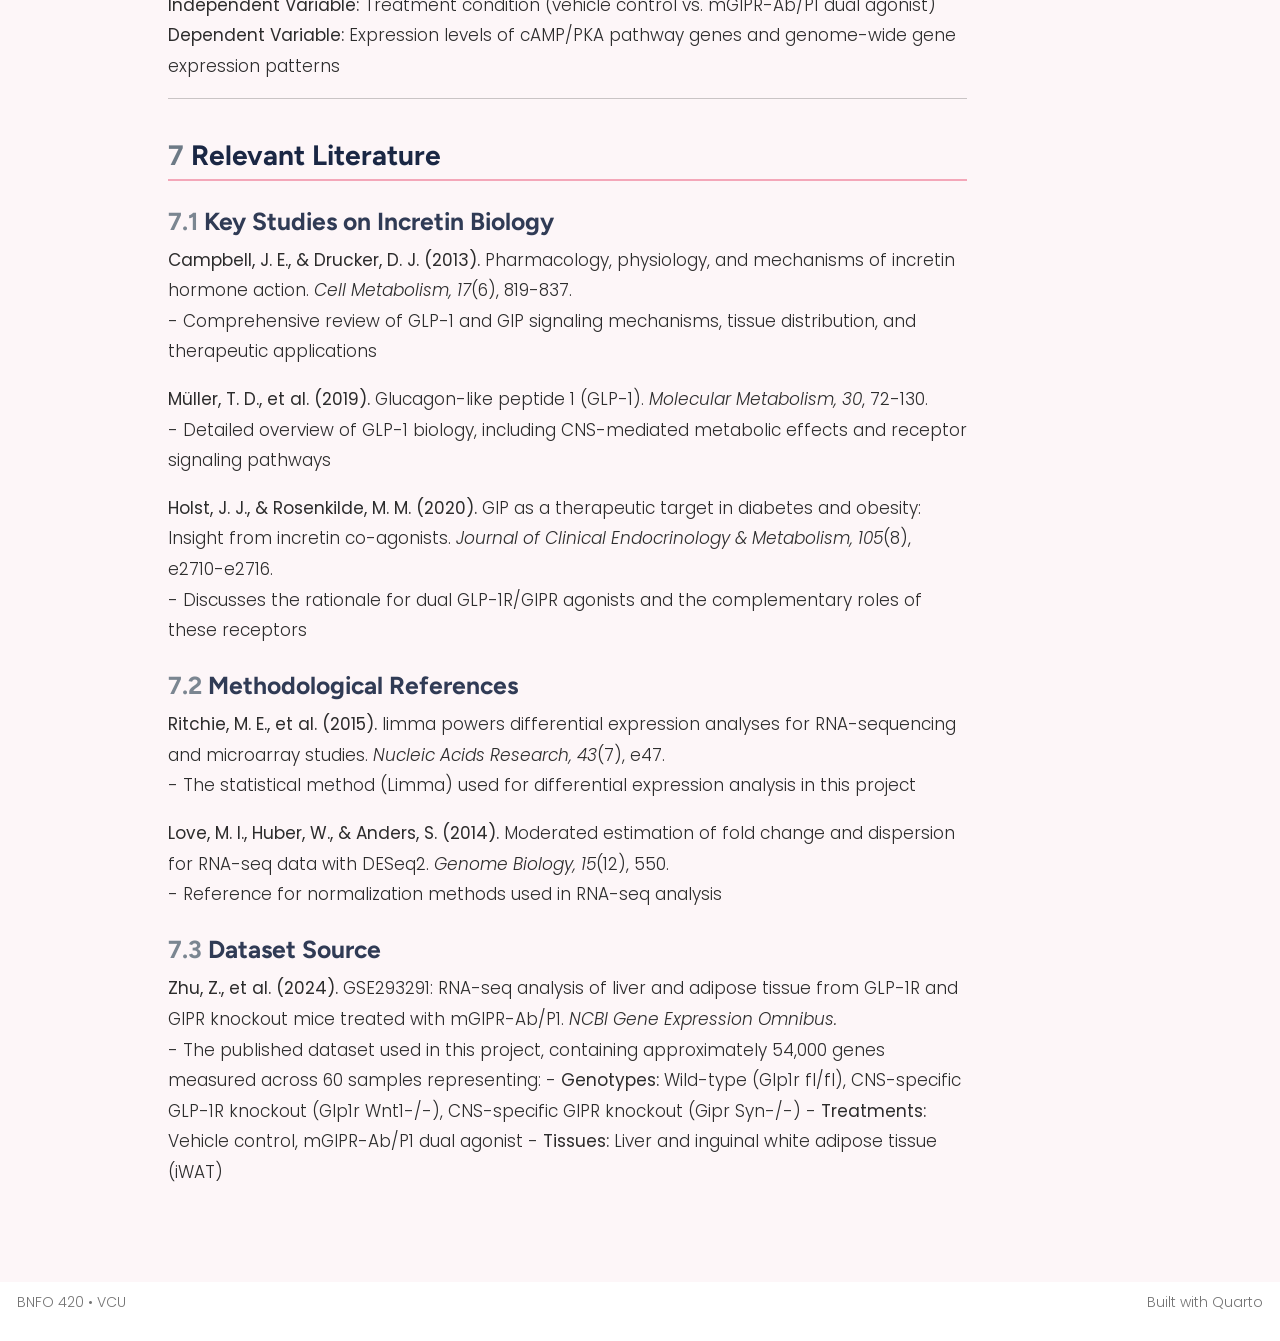
<file: introduction.html>
<!DOCTYPE html>
<html xmlns="http://www.w3.org/1999/xhtml" lang="en" xml:lang="en"><head>

<meta charset="utf-8">
<meta name="generator" content="quarto-1.8.27">

<meta name="viewport" content="width=device-width, initial-scale=1.0, user-scalable=yes">


<title>Introduction – BNFO 420 Capstone</title>
<style>
code{white-space: pre-wrap;}
span.smallcaps{font-variant: small-caps;}
div.columns{display: flex; gap: min(4vw, 1.5em);}
div.column{flex: auto; overflow-x: auto;}
div.hanging-indent{margin-left: 1.5em; text-indent: -1.5em;}
ul.task-list{list-style: none;}
ul.task-list li input[type="checkbox"] {
  width: 0.8em;
  margin: 0 0.8em 0.2em -1em; /* quarto-specific, see https://github.com/quarto-dev/quarto-cli/issues/4556 */ 
  vertical-align: middle;
}
</style>


<script src="site_libs/quarto-nav/quarto-nav.js"></script>
<script src="site_libs/quarto-nav/headroom.min.js"></script>
<script src="site_libs/clipboard/clipboard.min.js"></script>
<script src="site_libs/quarto-search/autocomplete.umd.js"></script>
<script src="site_libs/quarto-search/fuse.min.js"></script>
<script src="site_libs/quarto-search/quarto-search.js"></script>
<meta name="quarto:offset" content="./">
<script src="site_libs/quarto-html/quarto.js" type="module"></script>
<script src="site_libs/quarto-html/tabsets/tabsets.js" type="module"></script>
<script src="site_libs/quarto-html/axe/axe-check.js" type="module"></script>
<script src="site_libs/quarto-html/popper.min.js"></script>
<script src="site_libs/quarto-html/tippy.umd.min.js"></script>
<script src="site_libs/quarto-html/anchor.min.js"></script>
<link href="site_libs/quarto-html/tippy.css" rel="stylesheet">
<link href="site_libs/quarto-html/quarto-syntax-highlighting-ed96de9b727972fe78a7b5d16c58bf87.css" rel="stylesheet" id="quarto-text-highlighting-styles">
<script src="site_libs/bootstrap/bootstrap.min.js"></script>
<link href="site_libs/bootstrap/bootstrap-icons.css" rel="stylesheet">
<link href="site_libs/bootstrap/bootstrap-5b4ad623e5705c0698d39aec6f10cf02.min.css" rel="stylesheet" append-hash="true" id="quarto-bootstrap" data-mode="light">
<script id="quarto-search-options" type="application/json">{
  "location": "navbar",
  "copy-button": false,
  "collapse-after": 3,
  "panel-placement": "end",
  "type": "overlay",
  "limit": 50,
  "keyboard-shortcut": [
    "f",
    "/",
    "s"
  ],
  "show-item-context": false,
  "language": {
    "search-no-results-text": "No results",
    "search-matching-documents-text": "matching documents",
    "search-copy-link-title": "Copy link to search",
    "search-hide-matches-text": "Hide additional matches",
    "search-more-match-text": "more match in this document",
    "search-more-matches-text": "more matches in this document",
    "search-clear-button-title": "Clear",
    "search-text-placeholder": "",
    "search-detached-cancel-button-title": "Cancel",
    "search-submit-button-title": "Submit",
    "search-label": "Search"
  }
}</script>


<link rel="stylesheet" href="styles.css">
</head>

<body class="nav-fixed quarto-light">

<div id="quarto-search-results"></div>
  <header id="quarto-header" class="headroom fixed-top">
    <nav class="navbar navbar-expand-lg " data-bs-theme="dark">
      <div class="navbar-container container-fluid">
      <div class="navbar-brand-container mx-auto">
    <a class="navbar-brand" href="./index.html">
    <span class="navbar-title">BNFO 420 Capstone</span>
    </a>
  </div>
            <div id="quarto-search" class="" title="Search"></div>
          <button class="navbar-toggler" type="button" data-bs-toggle="collapse" data-bs-target="#navbarCollapse" aria-controls="navbarCollapse" role="menu" aria-expanded="false" aria-label="Toggle navigation" onclick="if (window.quartoToggleHeadroom) { window.quartoToggleHeadroom(); }">
  <span class="navbar-toggler-icon"></span>
</button>
          <div class="collapse navbar-collapse" id="navbarCollapse">
            <ul class="navbar-nav navbar-nav-scroll me-auto">
  <li class="nav-item">
    <a class="nav-link" href="./index.html"> 
<span class="menu-text">Home</span></a>
  </li>  
  <li class="nav-item">
    <a class="nav-link" href="./proposal.html"> 
<span class="menu-text">Proposal</span></a>
  </li>  
  <li class="nav-item">
    <a class="nav-link active" href="./introduction.html" aria-current="page"> 
<span class="menu-text">Introduction</span></a>
  </li>  
  <li class="nav-item">
    <a class="nav-link" href="./results.html"> 
<span class="menu-text">Results</span></a>
  </li>  
  <li class="nav-item">
    <a class="nav-link" href="./team.html"> 
<span class="menu-text">Team</span></a>
  </li>  
</ul>
          </div> <!-- /navcollapse -->
            <div class="quarto-navbar-tools">
</div>
      </div> <!-- /container-fluid -->
    </nav>
</header>
<!-- content -->
<div id="quarto-content" class="quarto-container page-columns page-rows-contents page-layout-article page-navbar">
<!-- sidebar -->
<!-- margin-sidebar -->
    <div id="quarto-margin-sidebar" class="sidebar margin-sidebar">
        <nav id="TOC" role="doc-toc" class="toc-active">
    <h2 id="toc-title">On this page</h2>
   
  <ul>
  <li><a href="#overview" id="toc-overview" class="nav-link active" data-scroll-target="#overview"><span class="header-section-number">1</span> Overview</a></li>
  <li><a href="#background-knowledge-on-glp-1" id="toc-background-knowledge-on-glp-1" class="nav-link" data-scroll-target="#background-knowledge-on-glp-1"><span class="header-section-number">2</span> Background Knowledge on GLP-1</a></li>
  <li><a href="#gap-in-knowledge" id="toc-gap-in-knowledge" class="nav-link" data-scroll-target="#gap-in-knowledge"><span class="header-section-number">3</span> Gap in Knowledge</a></li>
  <li><a href="#what-is-glp-1r" id="toc-what-is-glp-1r" class="nav-link" data-scroll-target="#what-is-glp-1r"><span class="header-section-number">4</span> What is GLP-1R?</a></li>
  <li><a href="#objective" id="toc-objective" class="nav-link" data-scroll-target="#objective"><span class="header-section-number">5</span> Objective</a></li>
  <li><a href="#research-question-and-hypothesis" id="toc-research-question-and-hypothesis" class="nav-link" data-scroll-target="#research-question-and-hypothesis"><span class="header-section-number">6</span> Research Question and Hypothesis</a></li>
  <li><a href="#relevant-literature" id="toc-relevant-literature" class="nav-link" data-scroll-target="#relevant-literature"><span class="header-section-number">7</span> Relevant Literature</a>
  <ul class="collapse">
  <li><a href="#key-studies-on-incretin-biology" id="toc-key-studies-on-incretin-biology" class="nav-link" data-scroll-target="#key-studies-on-incretin-biology"><span class="header-section-number">7.1</span> Key Studies on Incretin Biology</a></li>
  <li><a href="#methodological-references" id="toc-methodological-references" class="nav-link" data-scroll-target="#methodological-references"><span class="header-section-number">7.2</span> Methodological References</a></li>
  <li><a href="#dataset-source" id="toc-dataset-source" class="nav-link" data-scroll-target="#dataset-source"><span class="header-section-number">7.3</span> Dataset Source</a></li>
  </ul></li>
  </ul>
</nav>
    </div>
<!-- main -->
<main class="content" id="quarto-document-content">

<header id="title-block-header" class="quarto-title-block default">
<div class="quarto-title">
<h1 class="title">Introduction</h1>
</div>



<div class="quarto-title-meta">

    
  
    
  </div>
  


</header>


<section id="overview" class="level2" data-number="1">
<h2 data-number="1" class="anchored" data-anchor-id="overview"><span class="header-section-number">1</span> Overview</h2>
<p>GLP-1 receptor agonists like semaglutide (Ozempic, Wegovy) and tirzepatide (Mounjaro) have revolutionized treatment for type 2 diabetes and obesity. However, the molecular mechanisms underlying their therapeutic effects remain incompletely understood. This project investigates how GLP-1 receptor (GLP-1R) signaling affects gene expression in metabolically active tissues using RNA-seq data from mice treated with a dual GLP-1R/GIPR agonist (mGIPR-Ab/P1). Our analysis revealed tissue-specific responses, unexpected GIPR dominance in regulating peripheral gene expression, and modest transcriptional changes in the predicted cAMP/PKA pathway.</p>
<hr>
</section>
<section id="background-knowledge-on-glp-1" class="level2" data-number="2">
<h2 data-number="2" class="anchored" data-anchor-id="background-knowledge-on-glp-1"><span class="header-section-number">2</span> Background Knowledge on GLP-1</h2>
<p>GLP-1 (glucagon-like peptide-1) is an incretin hormone secreted by intestinal L-cells in response to food intake. It plays a central role in glucose homeostasis and energy regulation by:</p>
<ul>
<li><strong>Enhancing insulin secretion</strong> from pancreatic beta cells in a glucose-dependent manner</li>
<li><strong>Suppressing glucagon release</strong> from alpha cells</li>
<li><strong>Slowing gastric emptying</strong> to reduce post-meal glucose spikes</li>
<li><strong>Promoting satiety</strong> through central nervous system pathways</li>
</ul>
<p>The GLP-1 receptor is a G-protein coupled receptor (GPCR) expressed in multiple tissues including pancreas, brain, heart, kidney, liver, and adipose tissue. Upon ligand binding, GLP-1R activates the <strong>cAMP/PKA signaling pathway</strong>, which drives downstream transcriptional changes. This pathway includes key genes such as PRKACA, PRKACB, and CREB1 that regulate metabolic gene expression.</p>
<hr>
</section>
<section id="gap-in-knowledge" class="level2" data-number="3">
<h2 data-number="3" class="anchored" data-anchor-id="gap-in-knowledge"><span class="header-section-number">3</span> Gap in Knowledge</h2>
<p>While GLP-1 drugs are clinically effective, several questions remain unanswered:</p>
<ol type="1">
<li><strong>Which genes are directly regulated by GLP-1R signaling</strong> in peripheral metabolic tissues like liver and fat?</li>
<li><strong>Does GLP-1R activation robustly upregulate the cAMP/PKA pathway genes</strong> at the transcriptional level, or does it work through post-translational mechanisms?</li>
<li><strong>How does tissue-specific gene expression differ</strong> between liver and adipose tissue in response to GLP-1 treatment?</li>
<li><strong>What is the relative contribution of GIPR</strong> (glucose-dependent insulinotropic polypeptide receptor), which is often co-targeted with GLP-1R in dual agonist drugs?</li>
<li><strong>Do receptor knockout models reveal compensatory mechanisms</strong> or confirm direct receptor-mediated transcriptional effects?</li>
</ol>
<p>Understanding these mechanisms could inform the development of more targeted therapies and explain why dual GLP-1R/GIPR agonists show enhanced efficacy compared to single-receptor drugs.</p>
<hr>
</section>
<section id="what-is-glp-1r" class="level2" data-number="4">
<h2 data-number="4" class="anchored" data-anchor-id="what-is-glp-1r"><span class="header-section-number">4</span> What is GLP-1R?</h2>
<p><strong>GLP-1R (Glucagon-Like Peptide-1 Receptor)</strong> is a class B GPCR that mediates the physiological effects of GLP-1 hormone. Key characteristics include:</p>
<ul>
<li><strong>Tissue distribution:</strong> Pancreatic islets, brain (hypothalamus, brainstem), heart, liver, adipose tissue, kidney</li>
<li><strong>Signaling mechanism:</strong> Primarily through Gαs protein → adenylyl cyclase → cAMP → PKA activation → CREB phosphorylation → gene transcription</li>
<li><strong>Therapeutic targeting:</strong> GLP-1R agonists (exenatide, liraglutide, semaglutide) are FDA-approved for diabetes and weight management</li>
<li><strong>CNS-mediated effects:</strong> Central GLP-1R activation contributes to appetite suppression and energy expenditure regulation</li>
</ul>
<p><strong>GIPR (Glucose-Dependent Insulinotropic Polypeptide Receptor)</strong> is a related incretin receptor that responds to GIP hormone. It shares similar downstream signaling pathways and tissue distribution with GLP-1R. Dual GLP-1R/GIPR agonists like tirzepatide show superior efficacy compared to GLP-1R-only drugs, suggesting complementary or synergistic mechanisms.</p>
<p>The <strong>mGIPR-Ab/P1 agonist</strong> used in this study is a dual agonist that activates both GLP-1R and GIPR, allowing us to assess combined incretin signaling effects.</p>
<hr>
</section>
<section id="objective" class="level2" data-number="5">
<h2 data-number="5" class="anchored" data-anchor-id="objective"><span class="header-section-number">5</span> Objective</h2>
<p>This project aims to characterize the transcriptional response to GLP-1R signaling in liver and adipose tissue using published RNA-seq data from GEO (GSE293291). The dataset includes 60 samples across 4 genotypes, 2 treatment conditions, and 2 tissues.</p>
<p><strong>Specific objectives include:</strong></p>
<ol type="1">
<li><strong>Test the hypothesis</strong> that GLP-1R activation increases expression of cAMP/PKA pathway genes (PRKACA, PRKACB, CREB1, etc.)</li>
<li><strong>Compare treatment effects</strong> (mGIPR-Ab/P1 dual agonist drug) with receptor knockout models (CNS-specific GLP-1R knockout and GIPR knockout) to distinguish direct receptor-mediated effects</li>
<li><strong>Evaluate tissue-specific responses</strong> between liver and inguinal white adipose tissue (iWAT)</li>
<li><strong>Assess the relative importance of GIPR</strong> versus GLP-1R in regulating peripheral gene expression through CNS-mediated pathways</li>
<li><strong>Identify differentially expressed genes</strong> that may contribute to the metabolic benefits of incretin-based therapies</li>
</ol>
<hr>
</section>
<section id="research-question-and-hypothesis" class="level2" data-number="6">
<h2 data-number="6" class="anchored" data-anchor-id="research-question-and-hypothesis"><span class="header-section-number">6</span> Research Question and Hypothesis</h2>
<p><strong>Research Question:</strong><br>
Do cells that express GLP-1R show increased expression of downstream cAMP/PKA pathway genes in response to receptor activation?</p>
<p><strong>Hypothesis:</strong><br>
We predicted that treatment with the mGIPR-Ab/P1 dual agonist would strongly upregulate GLP-1R expression and activate downstream cAMP/PKA pathway genes in both liver and adipose tissue, with similar effects across both tissues.</p>
<p><strong>Independent Variable:</strong> Treatment condition (vehicle control vs.&nbsp;mGIPR-Ab/P1 dual agonist)<br>
<strong>Dependent Variable:</strong> Expression levels of cAMP/PKA pathway genes and genome-wide gene expression patterns</p>
<hr>
</section>
<section id="relevant-literature" class="level2" data-number="7">
<h2 data-number="7" class="anchored" data-anchor-id="relevant-literature"><span class="header-section-number">7</span> Relevant Literature</h2>
<section id="key-studies-on-incretin-biology" class="level3" data-number="7.1">
<h3 data-number="7.1" class="anchored" data-anchor-id="key-studies-on-incretin-biology"><span class="header-section-number">7.1</span> Key Studies on Incretin Biology</h3>
<p><strong>Campbell, J. E., &amp; Drucker, D. J. (2013).</strong> Pharmacology, physiology, and mechanisms of incretin hormone action. <em>Cell Metabolism, 17</em>(6), 819-837.<br>
- Comprehensive review of GLP-1 and GIP signaling mechanisms, tissue distribution, and therapeutic applications</p>
<p><strong>Müller, T. D., et al.&nbsp;(2019).</strong> Glucagon-like peptide 1 (GLP-1). <em>Molecular Metabolism, 30</em>, 72-130.<br>
- Detailed overview of GLP-1 biology, including CNS-mediated metabolic effects and receptor signaling pathways</p>
<p><strong>Holst, J. J., &amp; Rosenkilde, M. M. (2020).</strong> GIP as a therapeutic target in diabetes and obesity: Insight from incretin co-agonists. <em>Journal of Clinical Endocrinology &amp; Metabolism, 105</em>(8), e2710-e2716.<br>
- Discusses the rationale for dual GLP-1R/GIPR agonists and the complementary roles of these receptors</p>
</section>
<section id="methodological-references" class="level3" data-number="7.2">
<h3 data-number="7.2" class="anchored" data-anchor-id="methodological-references"><span class="header-section-number">7.2</span> Methodological References</h3>
<p><strong>Ritchie, M. E., et al.&nbsp;(2015).</strong> limma powers differential expression analyses for RNA-sequencing and microarray studies. <em>Nucleic Acids Research, 43</em>(7), e47.<br>
- The statistical method (Limma) used for differential expression analysis in this project</p>
<p><strong>Love, M. I., Huber, W., &amp; Anders, S. (2014).</strong> Moderated estimation of fold change and dispersion for RNA-seq data with DESeq2. <em>Genome Biology, 15</em>(12), 550.<br>
- Reference for normalization methods used in RNA-seq analysis</p>
</section>
<section id="dataset-source" class="level3" data-number="7.3">
<h3 data-number="7.3" class="anchored" data-anchor-id="dataset-source"><span class="header-section-number">7.3</span> Dataset Source</h3>
<p><strong>Zhu, Z., et al.&nbsp;(2024).</strong> GSE293291: RNA-seq analysis of liver and adipose tissue from GLP-1R and GIPR knockout mice treated with mGIPR-Ab/P1. <em>NCBI Gene Expression Omnibus.</em><br>
- The published dataset used in this project, containing approximately 54,000 genes measured across 60 samples representing: - <strong>Genotypes:</strong> Wild-type (Glp1r fl/fl), CNS-specific GLP-1R knockout (Glp1r Wnt1-/-), CNS-specific GIPR knockout (Gipr Syn-/-) - <strong>Treatments:</strong> Vehicle control, mGIPR-Ab/P1 dual agonist - <strong>Tissues:</strong> Liver and inguinal white adipose tissue (iWAT)</p>


</section>
</section>

</main> <!-- /main -->
<script id="quarto-html-after-body" type="application/javascript">
  window.document.addEventListener("DOMContentLoaded", function (event) {
    const icon = "";
    const anchorJS = new window.AnchorJS();
    anchorJS.options = {
      placement: 'right',
      icon: icon
    };
    anchorJS.add('.anchored');
    const isCodeAnnotation = (el) => {
      for (const clz of el.classList) {
        if (clz.startsWith('code-annotation-')) {                     
          return true;
        }
      }
      return false;
    }
    const onCopySuccess = function(e) {
      // button target
      const button = e.trigger;
      // don't keep focus
      button.blur();
      // flash "checked"
      button.classList.add('code-copy-button-checked');
      var currentTitle = button.getAttribute("title");
      button.setAttribute("title", "Copied!");
      let tooltip;
      if (window.bootstrap) {
        button.setAttribute("data-bs-toggle", "tooltip");
        button.setAttribute("data-bs-placement", "left");
        button.setAttribute("data-bs-title", "Copied!");
        tooltip = new bootstrap.Tooltip(button, 
          { trigger: "manual", 
            customClass: "code-copy-button-tooltip",
            offset: [0, -8]});
        tooltip.show();    
      }
      setTimeout(function() {
        if (tooltip) {
          tooltip.hide();
          button.removeAttribute("data-bs-title");
          button.removeAttribute("data-bs-toggle");
          button.removeAttribute("data-bs-placement");
        }
        button.setAttribute("title", currentTitle);
        button.classList.remove('code-copy-button-checked');
      }, 1000);
      // clear code selection
      e.clearSelection();
    }
    const getTextToCopy = function(trigger) {
      const outerScaffold = trigger.parentElement.cloneNode(true);
      const codeEl = outerScaffold.querySelector('code');
      for (const childEl of codeEl.children) {
        if (isCodeAnnotation(childEl)) {
          childEl.remove();
        }
      }
      return codeEl.innerText;
    }
    const clipboard = new window.ClipboardJS('.code-copy-button:not([data-in-quarto-modal])', {
      text: getTextToCopy
    });
    clipboard.on('success', onCopySuccess);
    if (window.document.getElementById('quarto-embedded-source-code-modal')) {
      const clipboardModal = new window.ClipboardJS('.code-copy-button[data-in-quarto-modal]', {
        text: getTextToCopy,
        container: window.document.getElementById('quarto-embedded-source-code-modal')
      });
      clipboardModal.on('success', onCopySuccess);
    }
      var localhostRegex = new RegExp(/^(?:http|https):\/\/localhost\:?[0-9]*\//);
      var mailtoRegex = new RegExp(/^mailto:/);
        var filterRegex = new RegExp("https:\/\/bandukwalak\.github\.io\/kb_demo1\/");
      var isInternal = (href) => {
          return filterRegex.test(href) || localhostRegex.test(href) || mailtoRegex.test(href);
      }
      // Inspect non-navigation links and adorn them if external
     var links = window.document.querySelectorAll('a[href]:not(.nav-link):not(.navbar-brand):not(.toc-action):not(.sidebar-link):not(.sidebar-item-toggle):not(.pagination-link):not(.no-external):not([aria-hidden]):not(.dropdown-item):not(.quarto-navigation-tool):not(.about-link)');
      for (var i=0; i<links.length; i++) {
        const link = links[i];
        if (!isInternal(link.href)) {
          // undo the damage that might have been done by quarto-nav.js in the case of
          // links that we want to consider external
          if (link.dataset.originalHref !== undefined) {
            link.href = link.dataset.originalHref;
          }
        }
      }
    function tippyHover(el, contentFn, onTriggerFn, onUntriggerFn) {
      const config = {
        allowHTML: true,
        maxWidth: 500,
        delay: 100,
        arrow: false,
        appendTo: function(el) {
            return el.parentElement;
        },
        interactive: true,
        interactiveBorder: 10,
        theme: 'quarto',
        placement: 'bottom-start',
      };
      if (contentFn) {
        config.content = contentFn;
      }
      if (onTriggerFn) {
        config.onTrigger = onTriggerFn;
      }
      if (onUntriggerFn) {
        config.onUntrigger = onUntriggerFn;
      }
      window.tippy(el, config); 
    }
    const noterefs = window.document.querySelectorAll('a[role="doc-noteref"]');
    for (var i=0; i<noterefs.length; i++) {
      const ref = noterefs[i];
      tippyHover(ref, function() {
        // use id or data attribute instead here
        let href = ref.getAttribute('data-footnote-href') || ref.getAttribute('href');
        try { href = new URL(href).hash; } catch {}
        const id = href.replace(/^#\/?/, "");
        const note = window.document.getElementById(id);
        if (note) {
          return note.innerHTML;
        } else {
          return "";
        }
      });
    }
    const xrefs = window.document.querySelectorAll('a.quarto-xref');
    const processXRef = (id, note) => {
      // Strip column container classes
      const stripColumnClz = (el) => {
        el.classList.remove("page-full", "page-columns");
        if (el.children) {
          for (const child of el.children) {
            stripColumnClz(child);
          }
        }
      }
      stripColumnClz(note)
      if (id === null || id.startsWith('sec-')) {
        // Special case sections, only their first couple elements
        const container = document.createElement("div");
        if (note.children && note.children.length > 2) {
          container.appendChild(note.children[0].cloneNode(true));
          for (let i = 1; i < note.children.length; i++) {
            const child = note.children[i];
            if (child.tagName === "P" && child.innerText === "") {
              continue;
            } else {
              container.appendChild(child.cloneNode(true));
              break;
            }
          }
          if (window.Quarto?.typesetMath) {
            window.Quarto.typesetMath(container);
          }
          return container.innerHTML
        } else {
          if (window.Quarto?.typesetMath) {
            window.Quarto.typesetMath(note);
          }
          return note.innerHTML;
        }
      } else {
        // Remove any anchor links if they are present
        const anchorLink = note.querySelector('a.anchorjs-link');
        if (anchorLink) {
          anchorLink.remove();
        }
        if (window.Quarto?.typesetMath) {
          window.Quarto.typesetMath(note);
        }
        if (note.classList.contains("callout")) {
          return note.outerHTML;
        } else {
          return note.innerHTML;
        }
      }
    }
    for (var i=0; i<xrefs.length; i++) {
      const xref = xrefs[i];
      tippyHover(xref, undefined, function(instance) {
        instance.disable();
        let url = xref.getAttribute('href');
        let hash = undefined; 
        if (url.startsWith('#')) {
          hash = url;
        } else {
          try { hash = new URL(url).hash; } catch {}
        }
        if (hash) {
          const id = hash.replace(/^#\/?/, "");
          const note = window.document.getElementById(id);
          if (note !== null) {
            try {
              const html = processXRef(id, note.cloneNode(true));
              instance.setContent(html);
            } finally {
              instance.enable();
              instance.show();
            }
          } else {
            // See if we can fetch this
            fetch(url.split('#')[0])
            .then(res => res.text())
            .then(html => {
              const parser = new DOMParser();
              const htmlDoc = parser.parseFromString(html, "text/html");
              const note = htmlDoc.getElementById(id);
              if (note !== null) {
                const html = processXRef(id, note);
                instance.setContent(html);
              } 
            }).finally(() => {
              instance.enable();
              instance.show();
            });
          }
        } else {
          // See if we can fetch a full url (with no hash to target)
          // This is a special case and we should probably do some content thinning / targeting
          fetch(url)
          .then(res => res.text())
          .then(html => {
            const parser = new DOMParser();
            const htmlDoc = parser.parseFromString(html, "text/html");
            const note = htmlDoc.querySelector('main.content');
            if (note !== null) {
              // This should only happen for chapter cross references
              // (since there is no id in the URL)
              // remove the first header
              if (note.children.length > 0 && note.children[0].tagName === "HEADER") {
                note.children[0].remove();
              }
              const html = processXRef(null, note);
              instance.setContent(html);
            } 
          }).finally(() => {
            instance.enable();
            instance.show();
          });
        }
      }, function(instance) {
      });
    }
        let selectedAnnoteEl;
        const selectorForAnnotation = ( cell, annotation) => {
          let cellAttr = 'data-code-cell="' + cell + '"';
          let lineAttr = 'data-code-annotation="' +  annotation + '"';
          const selector = 'span[' + cellAttr + '][' + lineAttr + ']';
          return selector;
        }
        const selectCodeLines = (annoteEl) => {
          const doc = window.document;
          const targetCell = annoteEl.getAttribute("data-target-cell");
          const targetAnnotation = annoteEl.getAttribute("data-target-annotation");
          const annoteSpan = window.document.querySelector(selectorForAnnotation(targetCell, targetAnnotation));
          const lines = annoteSpan.getAttribute("data-code-lines").split(",");
          const lineIds = lines.map((line) => {
            return targetCell + "-" + line;
          })
          let top = null;
          let height = null;
          let parent = null;
          if (lineIds.length > 0) {
              //compute the position of the single el (top and bottom and make a div)
              const el = window.document.getElementById(lineIds[0]);
              top = el.offsetTop;
              height = el.offsetHeight;
              parent = el.parentElement.parentElement;
            if (lineIds.length > 1) {
              const lastEl = window.document.getElementById(lineIds[lineIds.length - 1]);
              const bottom = lastEl.offsetTop + lastEl.offsetHeight;
              height = bottom - top;
            }
            if (top !== null && height !== null && parent !== null) {
              // cook up a div (if necessary) and position it 
              let div = window.document.getElementById("code-annotation-line-highlight");
              if (div === null) {
                div = window.document.createElement("div");
                div.setAttribute("id", "code-annotation-line-highlight");
                div.style.position = 'absolute';
                parent.appendChild(div);
              }
              div.style.top = top - 2 + "px";
              div.style.height = height + 4 + "px";
              div.style.left = 0;
              let gutterDiv = window.document.getElementById("code-annotation-line-highlight-gutter");
              if (gutterDiv === null) {
                gutterDiv = window.document.createElement("div");
                gutterDiv.setAttribute("id", "code-annotation-line-highlight-gutter");
                gutterDiv.style.position = 'absolute';
                const codeCell = window.document.getElementById(targetCell);
                const gutter = codeCell.querySelector('.code-annotation-gutter');
                gutter.appendChild(gutterDiv);
              }
              gutterDiv.style.top = top - 2 + "px";
              gutterDiv.style.height = height + 4 + "px";
            }
            selectedAnnoteEl = annoteEl;
          }
        };
        const unselectCodeLines = () => {
          const elementsIds = ["code-annotation-line-highlight", "code-annotation-line-highlight-gutter"];
          elementsIds.forEach((elId) => {
            const div = window.document.getElementById(elId);
            if (div) {
              div.remove();
            }
          });
          selectedAnnoteEl = undefined;
        };
          // Handle positioning of the toggle
      window.addEventListener(
        "resize",
        throttle(() => {
          elRect = undefined;
          if (selectedAnnoteEl) {
            selectCodeLines(selectedAnnoteEl);
          }
        }, 10)
      );
      function throttle(fn, ms) {
      let throttle = false;
      let timer;
        return (...args) => {
          if(!throttle) { // first call gets through
              fn.apply(this, args);
              throttle = true;
          } else { // all the others get throttled
              if(timer) clearTimeout(timer); // cancel #2
              timer = setTimeout(() => {
                fn.apply(this, args);
                timer = throttle = false;
              }, ms);
          }
        };
      }
        // Attach click handler to the DT
        const annoteDls = window.document.querySelectorAll('dt[data-target-cell]');
        for (const annoteDlNode of annoteDls) {
          annoteDlNode.addEventListener('click', (event) => {
            const clickedEl = event.target;
            if (clickedEl !== selectedAnnoteEl) {
              unselectCodeLines();
              const activeEl = window.document.querySelector('dt[data-target-cell].code-annotation-active');
              if (activeEl) {
                activeEl.classList.remove('code-annotation-active');
              }
              selectCodeLines(clickedEl);
              clickedEl.classList.add('code-annotation-active');
            } else {
              // Unselect the line
              unselectCodeLines();
              clickedEl.classList.remove('code-annotation-active');
            }
          });
        }
    const findCites = (el) => {
      const parentEl = el.parentElement;
      if (parentEl) {
        const cites = parentEl.dataset.cites;
        if (cites) {
          return {
            el,
            cites: cites.split(' ')
          };
        } else {
          return findCites(el.parentElement)
        }
      } else {
        return undefined;
      }
    };
    var bibliorefs = window.document.querySelectorAll('a[role="doc-biblioref"]');
    for (var i=0; i<bibliorefs.length; i++) {
      const ref = bibliorefs[i];
      const citeInfo = findCites(ref);
      if (citeInfo) {
        tippyHover(citeInfo.el, function() {
          var popup = window.document.createElement('div');
          citeInfo.cites.forEach(function(cite) {
            var citeDiv = window.document.createElement('div');
            citeDiv.classList.add('hanging-indent');
            citeDiv.classList.add('csl-entry');
            var biblioDiv = window.document.getElementById('ref-' + cite);
            if (biblioDiv) {
              citeDiv.innerHTML = biblioDiv.innerHTML;
            }
            popup.appendChild(citeDiv);
          });
          return popup.innerHTML;
        });
      }
    }
  });
  </script>
</div> <!-- /content -->
<footer class="footer">
  <div class="nav-footer">
    <div class="nav-footer-left">
<p>BNFO 420 • VCU</p>
</div>   
    <div class="nav-footer-center">
      &nbsp;
    </div>
    <div class="nav-footer-right">
<p>Built with Quarto</p>
</div>
  </div>
</footer>




</body></html>
</file>
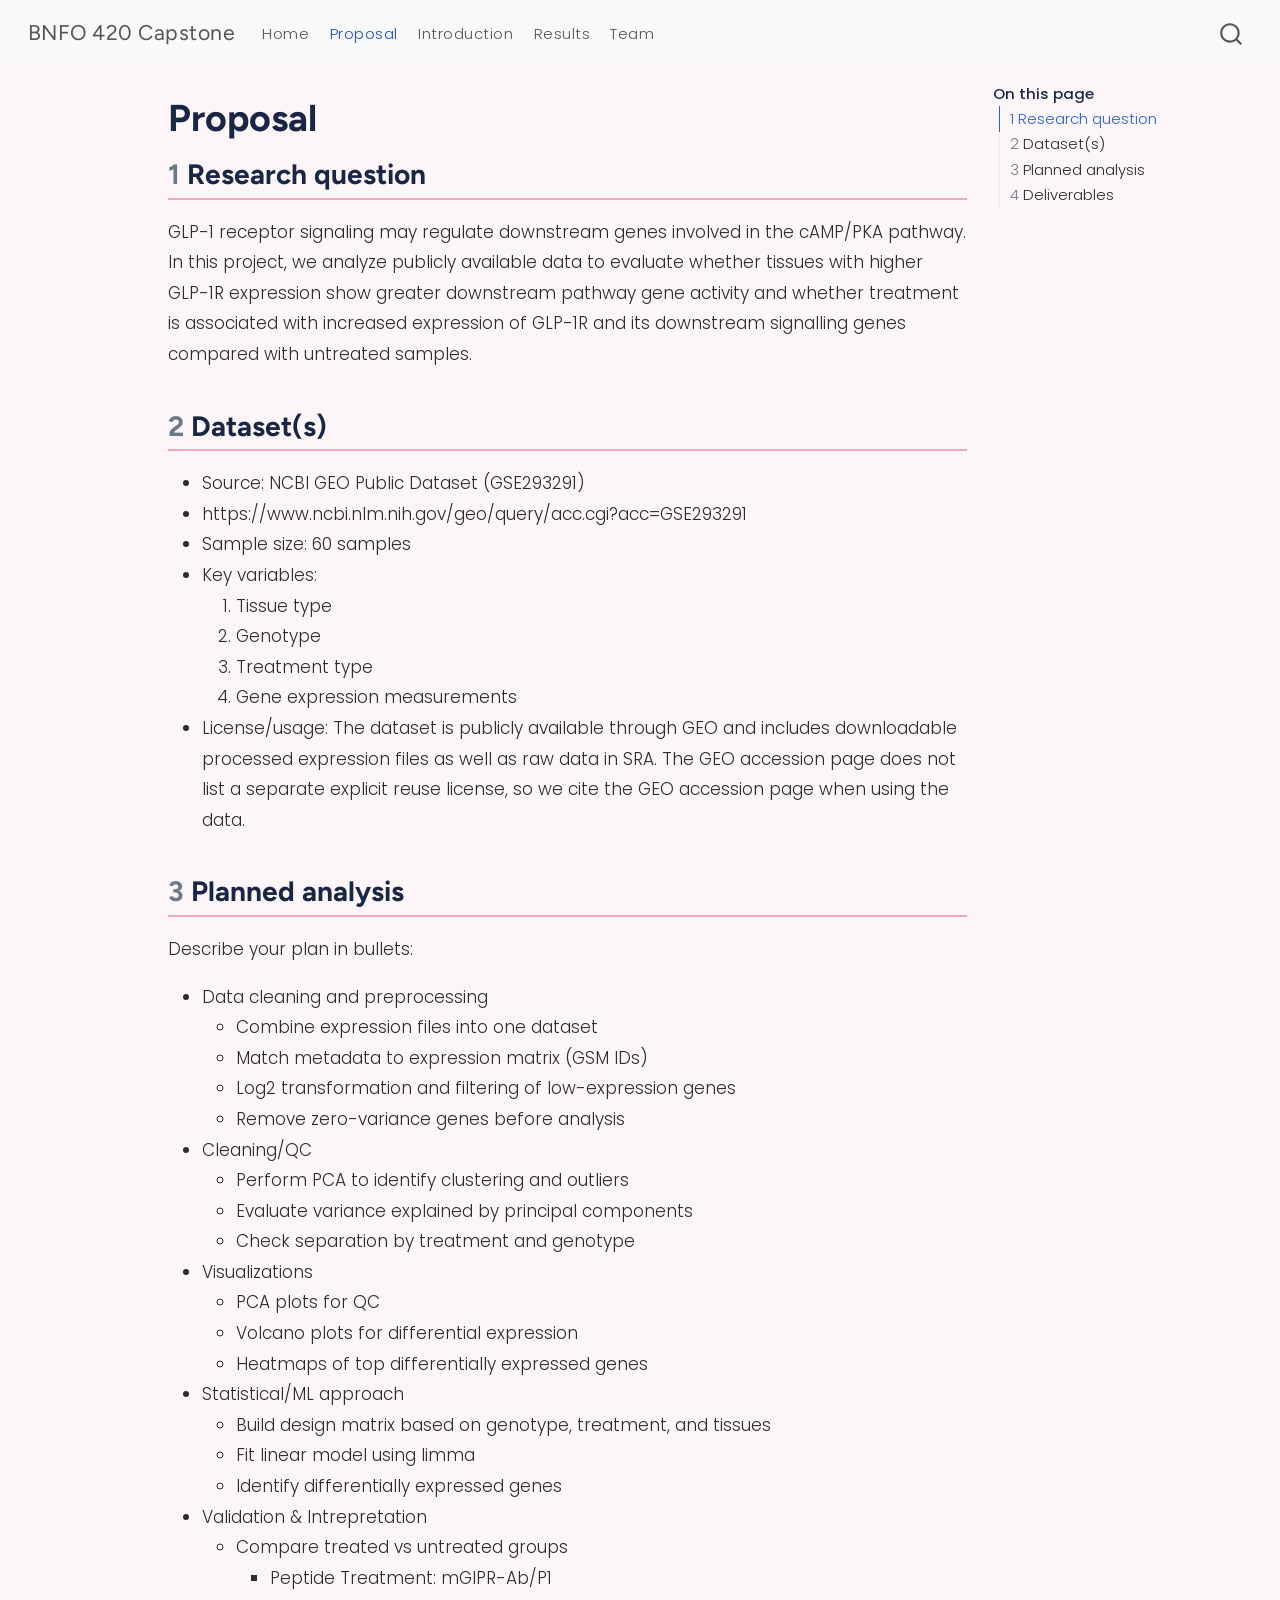
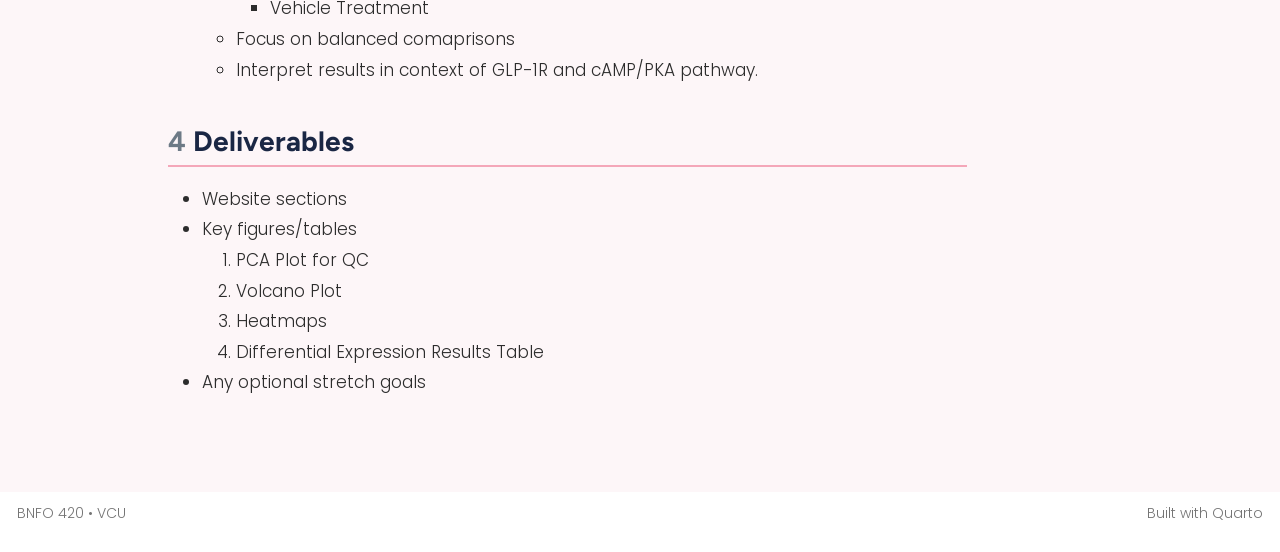
<file: proposal.html>
<!DOCTYPE html>
<html xmlns="http://www.w3.org/1999/xhtml" lang="en" xml:lang="en"><head>

<meta charset="utf-8">
<meta name="generator" content="quarto-1.8.27">

<meta name="viewport" content="width=device-width, initial-scale=1.0, user-scalable=yes">


<title>Proposal – BNFO 420 Capstone</title>
<style>
code{white-space: pre-wrap;}
span.smallcaps{font-variant: small-caps;}
div.columns{display: flex; gap: min(4vw, 1.5em);}
div.column{flex: auto; overflow-x: auto;}
div.hanging-indent{margin-left: 1.5em; text-indent: -1.5em;}
ul.task-list{list-style: none;}
ul.task-list li input[type="checkbox"] {
  width: 0.8em;
  margin: 0 0.8em 0.2em -1em; /* quarto-specific, see https://github.com/quarto-dev/quarto-cli/issues/4556 */ 
  vertical-align: middle;
}
</style>


<script src="site_libs/quarto-nav/quarto-nav.js"></script>
<script src="site_libs/quarto-nav/headroom.min.js"></script>
<script src="site_libs/clipboard/clipboard.min.js"></script>
<script src="site_libs/quarto-search/autocomplete.umd.js"></script>
<script src="site_libs/quarto-search/fuse.min.js"></script>
<script src="site_libs/quarto-search/quarto-search.js"></script>
<meta name="quarto:offset" content="./">
<script src="site_libs/quarto-html/quarto.js" type="module"></script>
<script src="site_libs/quarto-html/tabsets/tabsets.js" type="module"></script>
<script src="site_libs/quarto-html/axe/axe-check.js" type="module"></script>
<script src="site_libs/quarto-html/popper.min.js"></script>
<script src="site_libs/quarto-html/tippy.umd.min.js"></script>
<script src="site_libs/quarto-html/anchor.min.js"></script>
<link href="site_libs/quarto-html/tippy.css" rel="stylesheet">
<link href="site_libs/quarto-html/quarto-syntax-highlighting-ed96de9b727972fe78a7b5d16c58bf87.css" rel="stylesheet" id="quarto-text-highlighting-styles">
<script src="site_libs/bootstrap/bootstrap.min.js"></script>
<link href="site_libs/bootstrap/bootstrap-icons.css" rel="stylesheet">
<link href="site_libs/bootstrap/bootstrap-5b4ad623e5705c0698d39aec6f10cf02.min.css" rel="stylesheet" append-hash="true" id="quarto-bootstrap" data-mode="light">
<script id="quarto-search-options" type="application/json">{
  "location": "navbar",
  "copy-button": false,
  "collapse-after": 3,
  "panel-placement": "end",
  "type": "overlay",
  "limit": 50,
  "keyboard-shortcut": [
    "f",
    "/",
    "s"
  ],
  "show-item-context": false,
  "language": {
    "search-no-results-text": "No results",
    "search-matching-documents-text": "matching documents",
    "search-copy-link-title": "Copy link to search",
    "search-hide-matches-text": "Hide additional matches",
    "search-more-match-text": "more match in this document",
    "search-more-matches-text": "more matches in this document",
    "search-clear-button-title": "Clear",
    "search-text-placeholder": "",
    "search-detached-cancel-button-title": "Cancel",
    "search-submit-button-title": "Submit",
    "search-label": "Search"
  }
}</script>


<link rel="stylesheet" href="styles.css">
</head>

<body class="nav-fixed quarto-light">

<div id="quarto-search-results"></div>
  <header id="quarto-header" class="headroom fixed-top">
    <nav class="navbar navbar-expand-lg " data-bs-theme="dark">
      <div class="navbar-container container-fluid">
      <div class="navbar-brand-container mx-auto">
    <a class="navbar-brand" href="./index.html">
    <span class="navbar-title">BNFO 420 Capstone</span>
    </a>
  </div>
            <div id="quarto-search" class="" title="Search"></div>
          <button class="navbar-toggler" type="button" data-bs-toggle="collapse" data-bs-target="#navbarCollapse" aria-controls="navbarCollapse" role="menu" aria-expanded="false" aria-label="Toggle navigation" onclick="if (window.quartoToggleHeadroom) { window.quartoToggleHeadroom(); }">
  <span class="navbar-toggler-icon"></span>
</button>
          <div class="collapse navbar-collapse" id="navbarCollapse">
            <ul class="navbar-nav navbar-nav-scroll me-auto">
  <li class="nav-item">
    <a class="nav-link" href="./index.html"> 
<span class="menu-text">Home</span></a>
  </li>  
  <li class="nav-item">
    <a class="nav-link active" href="./proposal.html" aria-current="page"> 
<span class="menu-text">Proposal</span></a>
  </li>  
  <li class="nav-item">
    <a class="nav-link" href="./introduction.html"> 
<span class="menu-text">Introduction</span></a>
  </li>  
  <li class="nav-item">
    <a class="nav-link" href="./results.html"> 
<span class="menu-text">Results</span></a>
  </li>  
  <li class="nav-item">
    <a class="nav-link" href="./team.html"> 
<span class="menu-text">Team</span></a>
  </li>  
</ul>
          </div> <!-- /navcollapse -->
            <div class="quarto-navbar-tools">
</div>
      </div> <!-- /container-fluid -->
    </nav>
</header>
<!-- content -->
<div id="quarto-content" class="quarto-container page-columns page-rows-contents page-layout-article page-navbar">
<!-- sidebar -->
<!-- margin-sidebar -->
    <div id="quarto-margin-sidebar" class="sidebar margin-sidebar">
        <nav id="TOC" role="doc-toc" class="toc-active">
    <h2 id="toc-title">On this page</h2>
   
  <ul>
  <li><a href="#research-question" id="toc-research-question" class="nav-link active" data-scroll-target="#research-question"><span class="header-section-number">1</span> Research question</a></li>
  <li><a href="#datasets" id="toc-datasets" class="nav-link" data-scroll-target="#datasets"><span class="header-section-number">2</span> Dataset(s)</a></li>
  <li><a href="#planned-analysis" id="toc-planned-analysis" class="nav-link" data-scroll-target="#planned-analysis"><span class="header-section-number">3</span> Planned analysis</a></li>
  <li><a href="#deliverables" id="toc-deliverables" class="nav-link" data-scroll-target="#deliverables"><span class="header-section-number">4</span> Deliverables</a></li>
  </ul>
</nav>
    </div>
<!-- main -->
<main class="content" id="quarto-document-content">

<header id="title-block-header" class="quarto-title-block default">
<div class="quarto-title">
<h1 class="title">Proposal</h1>
</div>



<div class="quarto-title-meta">

    
  
    
  </div>
  


</header>


<section id="research-question" class="level2" data-number="1">
<h2 data-number="1" class="anchored" data-anchor-id="research-question"><span class="header-section-number">1</span> Research question</h2>
<p>GLP-1 receptor signaling may regulate downstream genes involved in the cAMP/PKA pathway. In this project, we analyze publicly available data to evaluate whether tissues with higher GLP-1R expression show greater downstream pathway gene activity and whether treatment is associated with increased expression of GLP-1R and its downstream signalling genes compared with untreated samples.</p>
</section>
<section id="datasets" class="level2" data-number="2">
<h2 data-number="2" class="anchored" data-anchor-id="datasets"><span class="header-section-number">2</span> Dataset(s)</h2>
<ul>
<li>Source: NCBI GEO Public Dataset (GSE293291)</li>
<li>https://www.ncbi.nlm.nih.gov/geo/query/acc.cgi?acc=GSE293291</li>
<li>Sample size: 60 samples</li>
<li>Key variables:
<ol type="1">
<li>Tissue type</li>
<li>Genotype</li>
<li>Treatment type</li>
<li>Gene expression measurements</li>
</ol></li>
<li>License/usage: The dataset is publicly available through GEO and includes downloadable processed expression files as well as raw data in SRA. The GEO accession page does not list a separate explicit reuse license, so we cite the GEO accession page when using the data.</li>
</ul>
</section>
<section id="planned-analysis" class="level2" data-number="3">
<h2 data-number="3" class="anchored" data-anchor-id="planned-analysis"><span class="header-section-number">3</span> Planned analysis</h2>
<p>Describe your plan in bullets:</p>
<ul>
<li>Data cleaning and preprocessing
<ul>
<li>Combine expression files into one dataset</li>
<li>Match metadata to expression matrix (GSM IDs)</li>
<li>Log2 transformation and filtering of low-expression genes</li>
<li>Remove zero-variance genes before analysis</li>
</ul></li>
<li>Cleaning/QC
<ul>
<li>Perform PCA to identify clustering and outliers</li>
<li>Evaluate variance explained by principal components</li>
<li>Check separation by treatment and genotype</li>
</ul></li>
<li>Visualizations
<ul>
<li>PCA plots for QC</li>
<li>Volcano plots for differential expression</li>
<li>Heatmaps of top differentially expressed genes</li>
</ul></li>
<li>Statistical/ML approach
<ul>
<li>Build design matrix based on genotype, treatment, and tissues</li>
<li>Fit linear model using limma</li>
<li>Identify differentially expressed genes</li>
</ul></li>
<li>Validation &amp; Intrepretation
<ul>
<li>Compare treated vs untreated groups
<ul>
<li>Peptide Treatment: mGIPR-Ab/P1<br>
</li>
<li>Vehicle Treatment</li>
</ul></li>
<li>Focus on balanced comaprisons</li>
<li>Interpret results in context of GLP-1R and cAMP/PKA pathway.</li>
</ul></li>
</ul>
</section>
<section id="deliverables" class="level2" data-number="4">
<h2 data-number="4" class="anchored" data-anchor-id="deliverables"><span class="header-section-number">4</span> Deliverables</h2>
<ul>
<li>Website sections</li>
<li>Key figures/tables
<ol type="1">
<li>PCA Plot for QC</li>
<li>Volcano Plot</li>
<li>Heatmaps</li>
<li>Differential Expression Results Table</li>
</ol></li>
<li>Any optional stretch goals</li>
</ul>


</section>

</main> <!-- /main -->
<script id="quarto-html-after-body" type="application/javascript">
  window.document.addEventListener("DOMContentLoaded", function (event) {
    const icon = "";
    const anchorJS = new window.AnchorJS();
    anchorJS.options = {
      placement: 'right',
      icon: icon
    };
    anchorJS.add('.anchored');
    const isCodeAnnotation = (el) => {
      for (const clz of el.classList) {
        if (clz.startsWith('code-annotation-')) {                     
          return true;
        }
      }
      return false;
    }
    const onCopySuccess = function(e) {
      // button target
      const button = e.trigger;
      // don't keep focus
      button.blur();
      // flash "checked"
      button.classList.add('code-copy-button-checked');
      var currentTitle = button.getAttribute("title");
      button.setAttribute("title", "Copied!");
      let tooltip;
      if (window.bootstrap) {
        button.setAttribute("data-bs-toggle", "tooltip");
        button.setAttribute("data-bs-placement", "left");
        button.setAttribute("data-bs-title", "Copied!");
        tooltip = new bootstrap.Tooltip(button, 
          { trigger: "manual", 
            customClass: "code-copy-button-tooltip",
            offset: [0, -8]});
        tooltip.show();    
      }
      setTimeout(function() {
        if (tooltip) {
          tooltip.hide();
          button.removeAttribute("data-bs-title");
          button.removeAttribute("data-bs-toggle");
          button.removeAttribute("data-bs-placement");
        }
        button.setAttribute("title", currentTitle);
        button.classList.remove('code-copy-button-checked');
      }, 1000);
      // clear code selection
      e.clearSelection();
    }
    const getTextToCopy = function(trigger) {
      const outerScaffold = trigger.parentElement.cloneNode(true);
      const codeEl = outerScaffold.querySelector('code');
      for (const childEl of codeEl.children) {
        if (isCodeAnnotation(childEl)) {
          childEl.remove();
        }
      }
      return codeEl.innerText;
    }
    const clipboard = new window.ClipboardJS('.code-copy-button:not([data-in-quarto-modal])', {
      text: getTextToCopy
    });
    clipboard.on('success', onCopySuccess);
    if (window.document.getElementById('quarto-embedded-source-code-modal')) {
      const clipboardModal = new window.ClipboardJS('.code-copy-button[data-in-quarto-modal]', {
        text: getTextToCopy,
        container: window.document.getElementById('quarto-embedded-source-code-modal')
      });
      clipboardModal.on('success', onCopySuccess);
    }
      var localhostRegex = new RegExp(/^(?:http|https):\/\/localhost\:?[0-9]*\//);
      var mailtoRegex = new RegExp(/^mailto:/);
        var filterRegex = new RegExp("https:\/\/bandukwalak\.github\.io\/kb_demo1\/");
      var isInternal = (href) => {
          return filterRegex.test(href) || localhostRegex.test(href) || mailtoRegex.test(href);
      }
      // Inspect non-navigation links and adorn them if external
     var links = window.document.querySelectorAll('a[href]:not(.nav-link):not(.navbar-brand):not(.toc-action):not(.sidebar-link):not(.sidebar-item-toggle):not(.pagination-link):not(.no-external):not([aria-hidden]):not(.dropdown-item):not(.quarto-navigation-tool):not(.about-link)');
      for (var i=0; i<links.length; i++) {
        const link = links[i];
        if (!isInternal(link.href)) {
          // undo the damage that might have been done by quarto-nav.js in the case of
          // links that we want to consider external
          if (link.dataset.originalHref !== undefined) {
            link.href = link.dataset.originalHref;
          }
        }
      }
    function tippyHover(el, contentFn, onTriggerFn, onUntriggerFn) {
      const config = {
        allowHTML: true,
        maxWidth: 500,
        delay: 100,
        arrow: false,
        appendTo: function(el) {
            return el.parentElement;
        },
        interactive: true,
        interactiveBorder: 10,
        theme: 'quarto',
        placement: 'bottom-start',
      };
      if (contentFn) {
        config.content = contentFn;
      }
      if (onTriggerFn) {
        config.onTrigger = onTriggerFn;
      }
      if (onUntriggerFn) {
        config.onUntrigger = onUntriggerFn;
      }
      window.tippy(el, config); 
    }
    const noterefs = window.document.querySelectorAll('a[role="doc-noteref"]');
    for (var i=0; i<noterefs.length; i++) {
      const ref = noterefs[i];
      tippyHover(ref, function() {
        // use id or data attribute instead here
        let href = ref.getAttribute('data-footnote-href') || ref.getAttribute('href');
        try { href = new URL(href).hash; } catch {}
        const id = href.replace(/^#\/?/, "");
        const note = window.document.getElementById(id);
        if (note) {
          return note.innerHTML;
        } else {
          return "";
        }
      });
    }
    const xrefs = window.document.querySelectorAll('a.quarto-xref');
    const processXRef = (id, note) => {
      // Strip column container classes
      const stripColumnClz = (el) => {
        el.classList.remove("page-full", "page-columns");
        if (el.children) {
          for (const child of el.children) {
            stripColumnClz(child);
          }
        }
      }
      stripColumnClz(note)
      if (id === null || id.startsWith('sec-')) {
        // Special case sections, only their first couple elements
        const container = document.createElement("div");
        if (note.children && note.children.length > 2) {
          container.appendChild(note.children[0].cloneNode(true));
          for (let i = 1; i < note.children.length; i++) {
            const child = note.children[i];
            if (child.tagName === "P" && child.innerText === "") {
              continue;
            } else {
              container.appendChild(child.cloneNode(true));
              break;
            }
          }
          if (window.Quarto?.typesetMath) {
            window.Quarto.typesetMath(container);
          }
          return container.innerHTML
        } else {
          if (window.Quarto?.typesetMath) {
            window.Quarto.typesetMath(note);
          }
          return note.innerHTML;
        }
      } else {
        // Remove any anchor links if they are present
        const anchorLink = note.querySelector('a.anchorjs-link');
        if (anchorLink) {
          anchorLink.remove();
        }
        if (window.Quarto?.typesetMath) {
          window.Quarto.typesetMath(note);
        }
        if (note.classList.contains("callout")) {
          return note.outerHTML;
        } else {
          return note.innerHTML;
        }
      }
    }
    for (var i=0; i<xrefs.length; i++) {
      const xref = xrefs[i];
      tippyHover(xref, undefined, function(instance) {
        instance.disable();
        let url = xref.getAttribute('href');
        let hash = undefined; 
        if (url.startsWith('#')) {
          hash = url;
        } else {
          try { hash = new URL(url).hash; } catch {}
        }
        if (hash) {
          const id = hash.replace(/^#\/?/, "");
          const note = window.document.getElementById(id);
          if (note !== null) {
            try {
              const html = processXRef(id, note.cloneNode(true));
              instance.setContent(html);
            } finally {
              instance.enable();
              instance.show();
            }
          } else {
            // See if we can fetch this
            fetch(url.split('#')[0])
            .then(res => res.text())
            .then(html => {
              const parser = new DOMParser();
              const htmlDoc = parser.parseFromString(html, "text/html");
              const note = htmlDoc.getElementById(id);
              if (note !== null) {
                const html = processXRef(id, note);
                instance.setContent(html);
              } 
            }).finally(() => {
              instance.enable();
              instance.show();
            });
          }
        } else {
          // See if we can fetch a full url (with no hash to target)
          // This is a special case and we should probably do some content thinning / targeting
          fetch(url)
          .then(res => res.text())
          .then(html => {
            const parser = new DOMParser();
            const htmlDoc = parser.parseFromString(html, "text/html");
            const note = htmlDoc.querySelector('main.content');
            if (note !== null) {
              // This should only happen for chapter cross references
              // (since there is no id in the URL)
              // remove the first header
              if (note.children.length > 0 && note.children[0].tagName === "HEADER") {
                note.children[0].remove();
              }
              const html = processXRef(null, note);
              instance.setContent(html);
            } 
          }).finally(() => {
            instance.enable();
            instance.show();
          });
        }
      }, function(instance) {
      });
    }
        let selectedAnnoteEl;
        const selectorForAnnotation = ( cell, annotation) => {
          let cellAttr = 'data-code-cell="' + cell + '"';
          let lineAttr = 'data-code-annotation="' +  annotation + '"';
          const selector = 'span[' + cellAttr + '][' + lineAttr + ']';
          return selector;
        }
        const selectCodeLines = (annoteEl) => {
          const doc = window.document;
          const targetCell = annoteEl.getAttribute("data-target-cell");
          const targetAnnotation = annoteEl.getAttribute("data-target-annotation");
          const annoteSpan = window.document.querySelector(selectorForAnnotation(targetCell, targetAnnotation));
          const lines = annoteSpan.getAttribute("data-code-lines").split(",");
          const lineIds = lines.map((line) => {
            return targetCell + "-" + line;
          })
          let top = null;
          let height = null;
          let parent = null;
          if (lineIds.length > 0) {
              //compute the position of the single el (top and bottom and make a div)
              const el = window.document.getElementById(lineIds[0]);
              top = el.offsetTop;
              height = el.offsetHeight;
              parent = el.parentElement.parentElement;
            if (lineIds.length > 1) {
              const lastEl = window.document.getElementById(lineIds[lineIds.length - 1]);
              const bottom = lastEl.offsetTop + lastEl.offsetHeight;
              height = bottom - top;
            }
            if (top !== null && height !== null && parent !== null) {
              // cook up a div (if necessary) and position it 
              let div = window.document.getElementById("code-annotation-line-highlight");
              if (div === null) {
                div = window.document.createElement("div");
                div.setAttribute("id", "code-annotation-line-highlight");
                div.style.position = 'absolute';
                parent.appendChild(div);
              }
              div.style.top = top - 2 + "px";
              div.style.height = height + 4 + "px";
              div.style.left = 0;
              let gutterDiv = window.document.getElementById("code-annotation-line-highlight-gutter");
              if (gutterDiv === null) {
                gutterDiv = window.document.createElement("div");
                gutterDiv.setAttribute("id", "code-annotation-line-highlight-gutter");
                gutterDiv.style.position = 'absolute';
                const codeCell = window.document.getElementById(targetCell);
                const gutter = codeCell.querySelector('.code-annotation-gutter');
                gutter.appendChild(gutterDiv);
              }
              gutterDiv.style.top = top - 2 + "px";
              gutterDiv.style.height = height + 4 + "px";
            }
            selectedAnnoteEl = annoteEl;
          }
        };
        const unselectCodeLines = () => {
          const elementsIds = ["code-annotation-line-highlight", "code-annotation-line-highlight-gutter"];
          elementsIds.forEach((elId) => {
            const div = window.document.getElementById(elId);
            if (div) {
              div.remove();
            }
          });
          selectedAnnoteEl = undefined;
        };
          // Handle positioning of the toggle
      window.addEventListener(
        "resize",
        throttle(() => {
          elRect = undefined;
          if (selectedAnnoteEl) {
            selectCodeLines(selectedAnnoteEl);
          }
        }, 10)
      );
      function throttle(fn, ms) {
      let throttle = false;
      let timer;
        return (...args) => {
          if(!throttle) { // first call gets through
              fn.apply(this, args);
              throttle = true;
          } else { // all the others get throttled
              if(timer) clearTimeout(timer); // cancel #2
              timer = setTimeout(() => {
                fn.apply(this, args);
                timer = throttle = false;
              }, ms);
          }
        };
      }
        // Attach click handler to the DT
        const annoteDls = window.document.querySelectorAll('dt[data-target-cell]');
        for (const annoteDlNode of annoteDls) {
          annoteDlNode.addEventListener('click', (event) => {
            const clickedEl = event.target;
            if (clickedEl !== selectedAnnoteEl) {
              unselectCodeLines();
              const activeEl = window.document.querySelector('dt[data-target-cell].code-annotation-active');
              if (activeEl) {
                activeEl.classList.remove('code-annotation-active');
              }
              selectCodeLines(clickedEl);
              clickedEl.classList.add('code-annotation-active');
            } else {
              // Unselect the line
              unselectCodeLines();
              clickedEl.classList.remove('code-annotation-active');
            }
          });
        }
    const findCites = (el) => {
      const parentEl = el.parentElement;
      if (parentEl) {
        const cites = parentEl.dataset.cites;
        if (cites) {
          return {
            el,
            cites: cites.split(' ')
          };
        } else {
          return findCites(el.parentElement)
        }
      } else {
        return undefined;
      }
    };
    var bibliorefs = window.document.querySelectorAll('a[role="doc-biblioref"]');
    for (var i=0; i<bibliorefs.length; i++) {
      const ref = bibliorefs[i];
      const citeInfo = findCites(ref);
      if (citeInfo) {
        tippyHover(citeInfo.el, function() {
          var popup = window.document.createElement('div');
          citeInfo.cites.forEach(function(cite) {
            var citeDiv = window.document.createElement('div');
            citeDiv.classList.add('hanging-indent');
            citeDiv.classList.add('csl-entry');
            var biblioDiv = window.document.getElementById('ref-' + cite);
            if (biblioDiv) {
              citeDiv.innerHTML = biblioDiv.innerHTML;
            }
            popup.appendChild(citeDiv);
          });
          return popup.innerHTML;
        });
      }
    }
  });
  </script>
</div> <!-- /content -->
<footer class="footer">
  <div class="nav-footer">
    <div class="nav-footer-left">
<p>BNFO 420 • VCU</p>
</div>   
    <div class="nav-footer-center">
      &nbsp;
    </div>
    <div class="nav-footer-right">
<p>Built with Quarto</p>
</div>
  </div>
</footer>




</body></html>
</file>
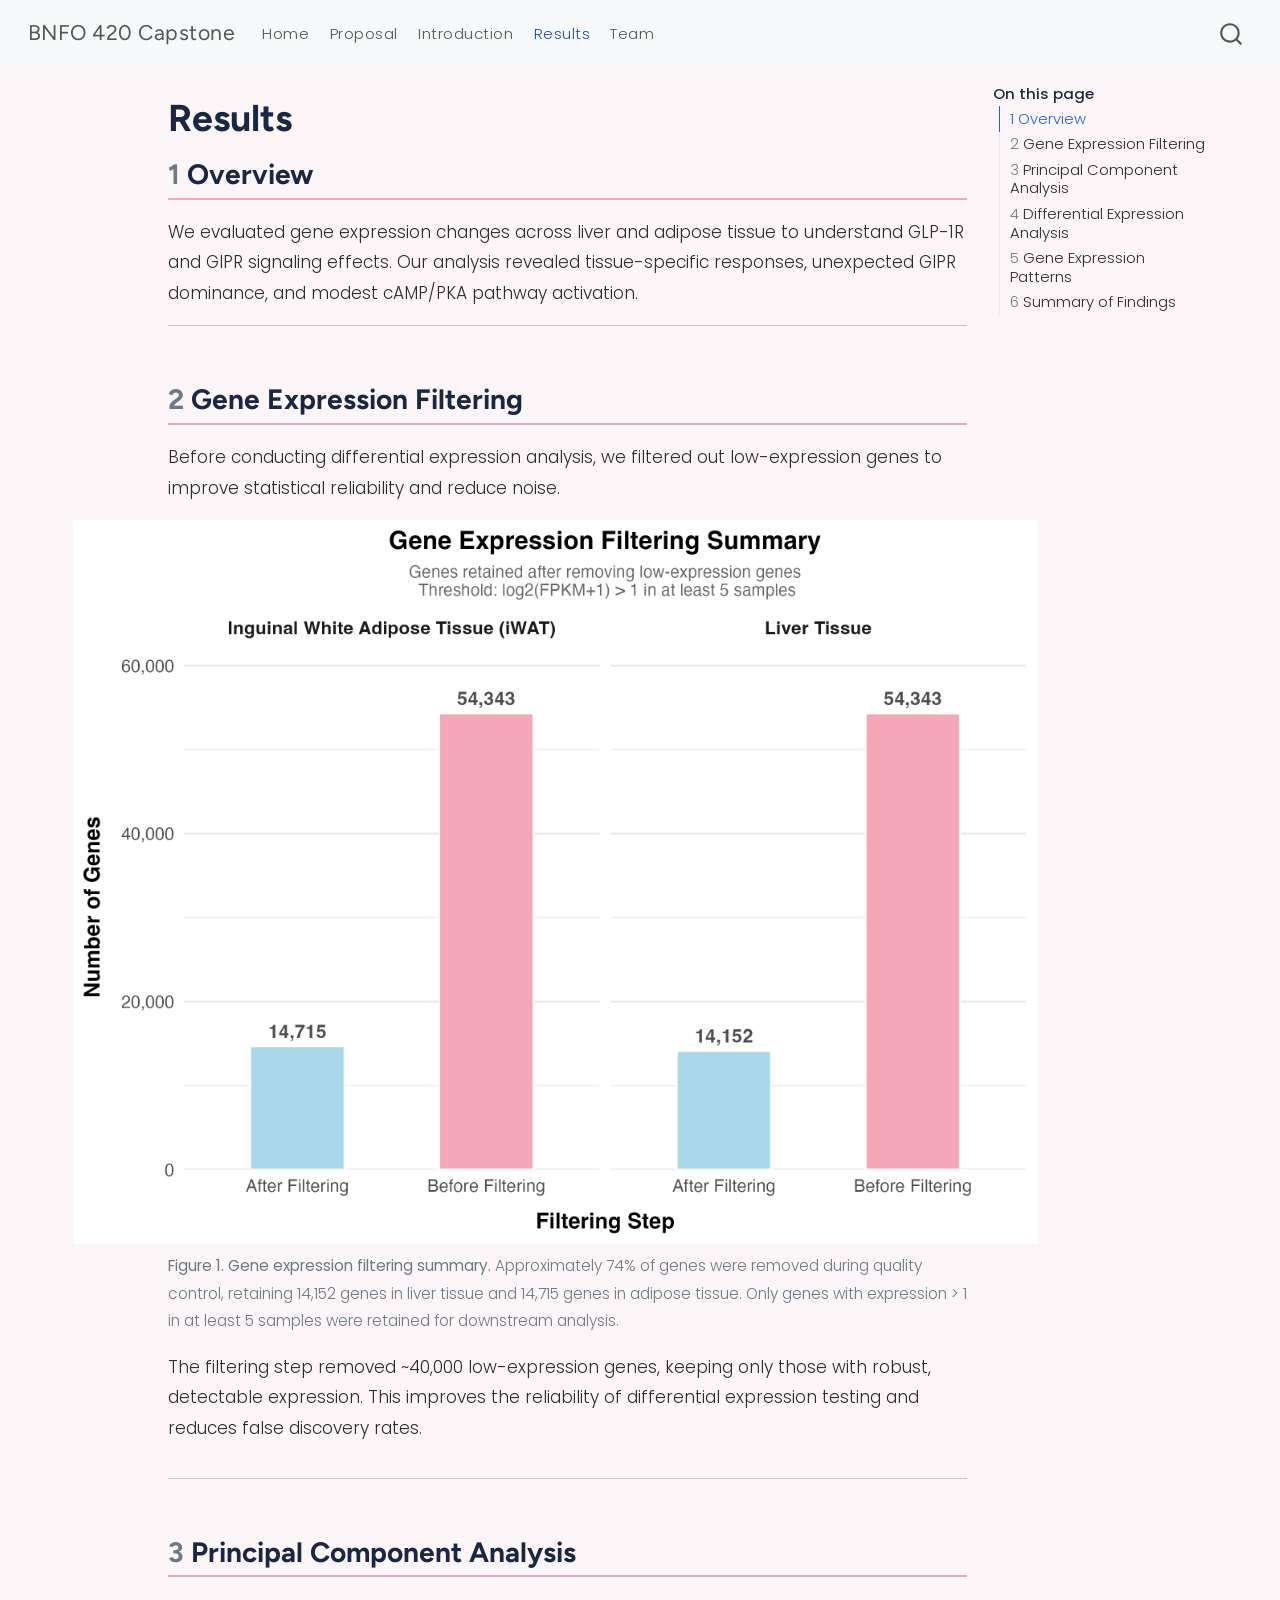
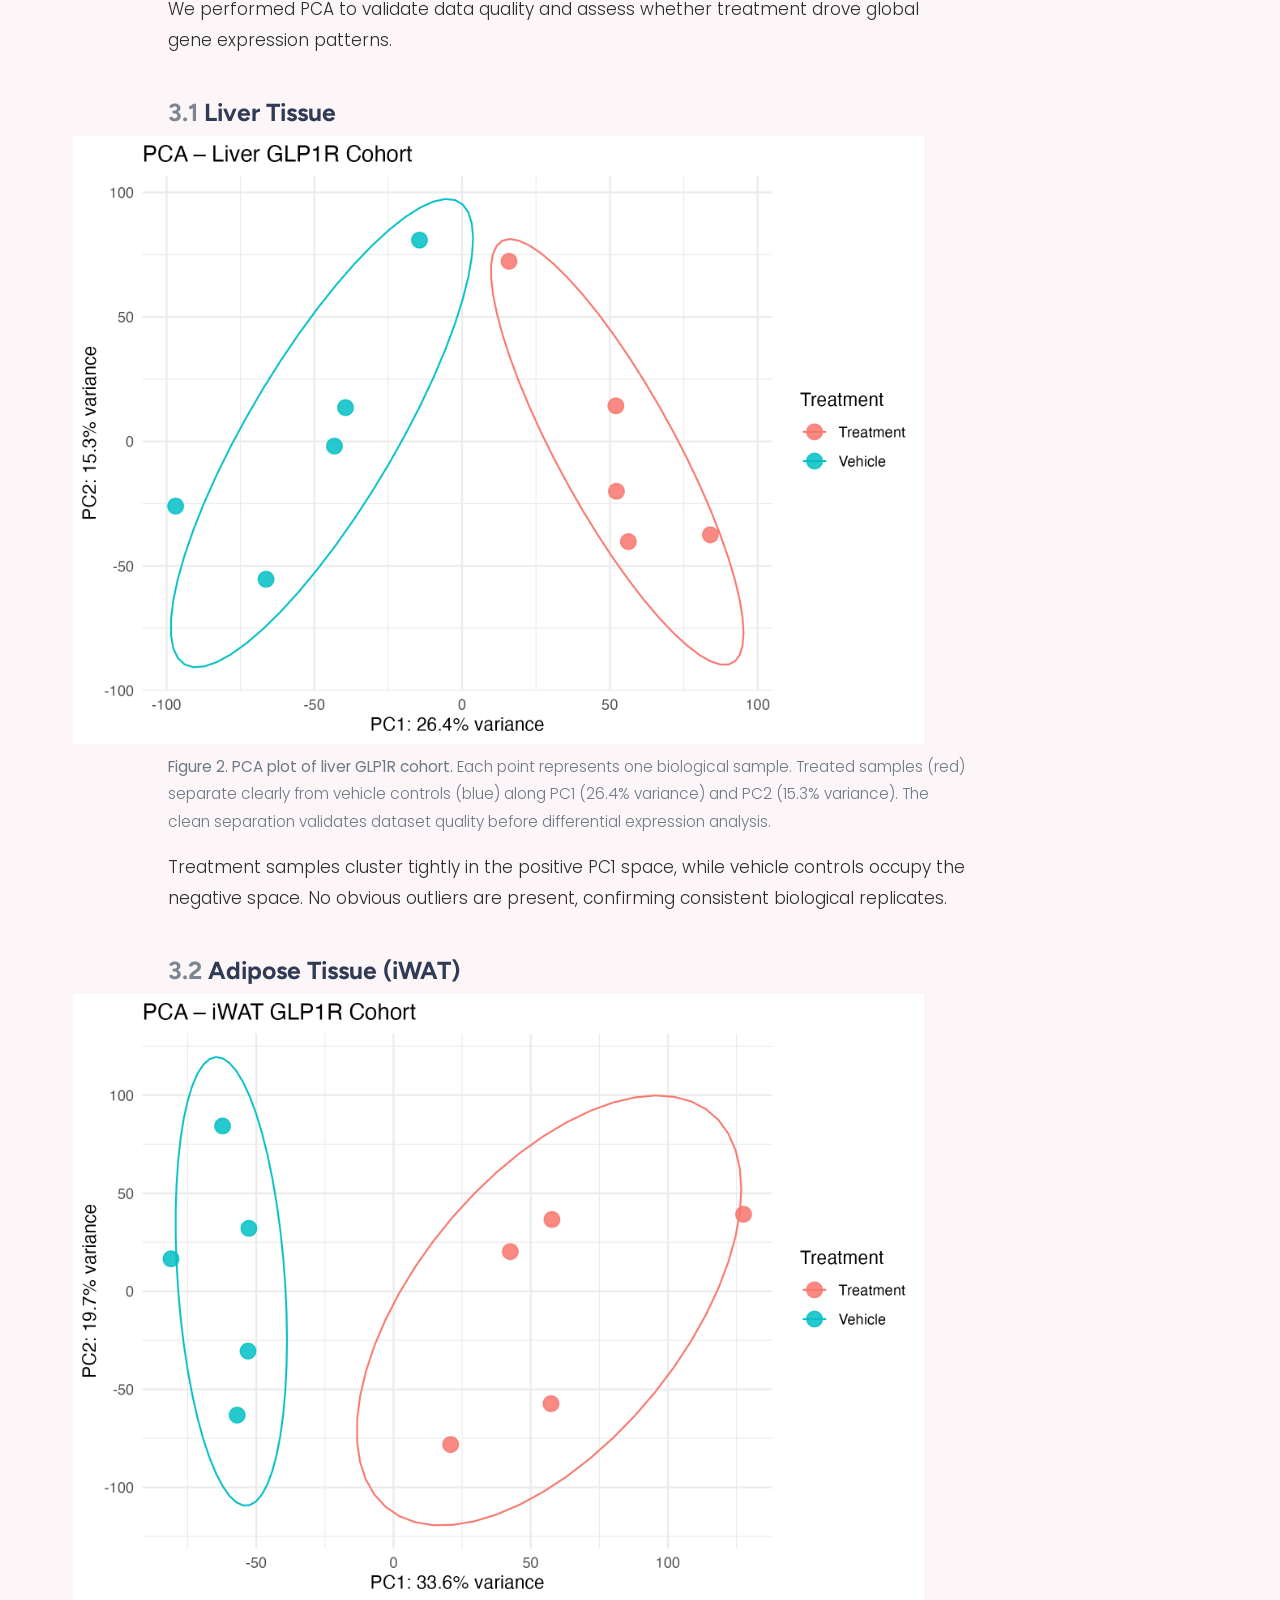
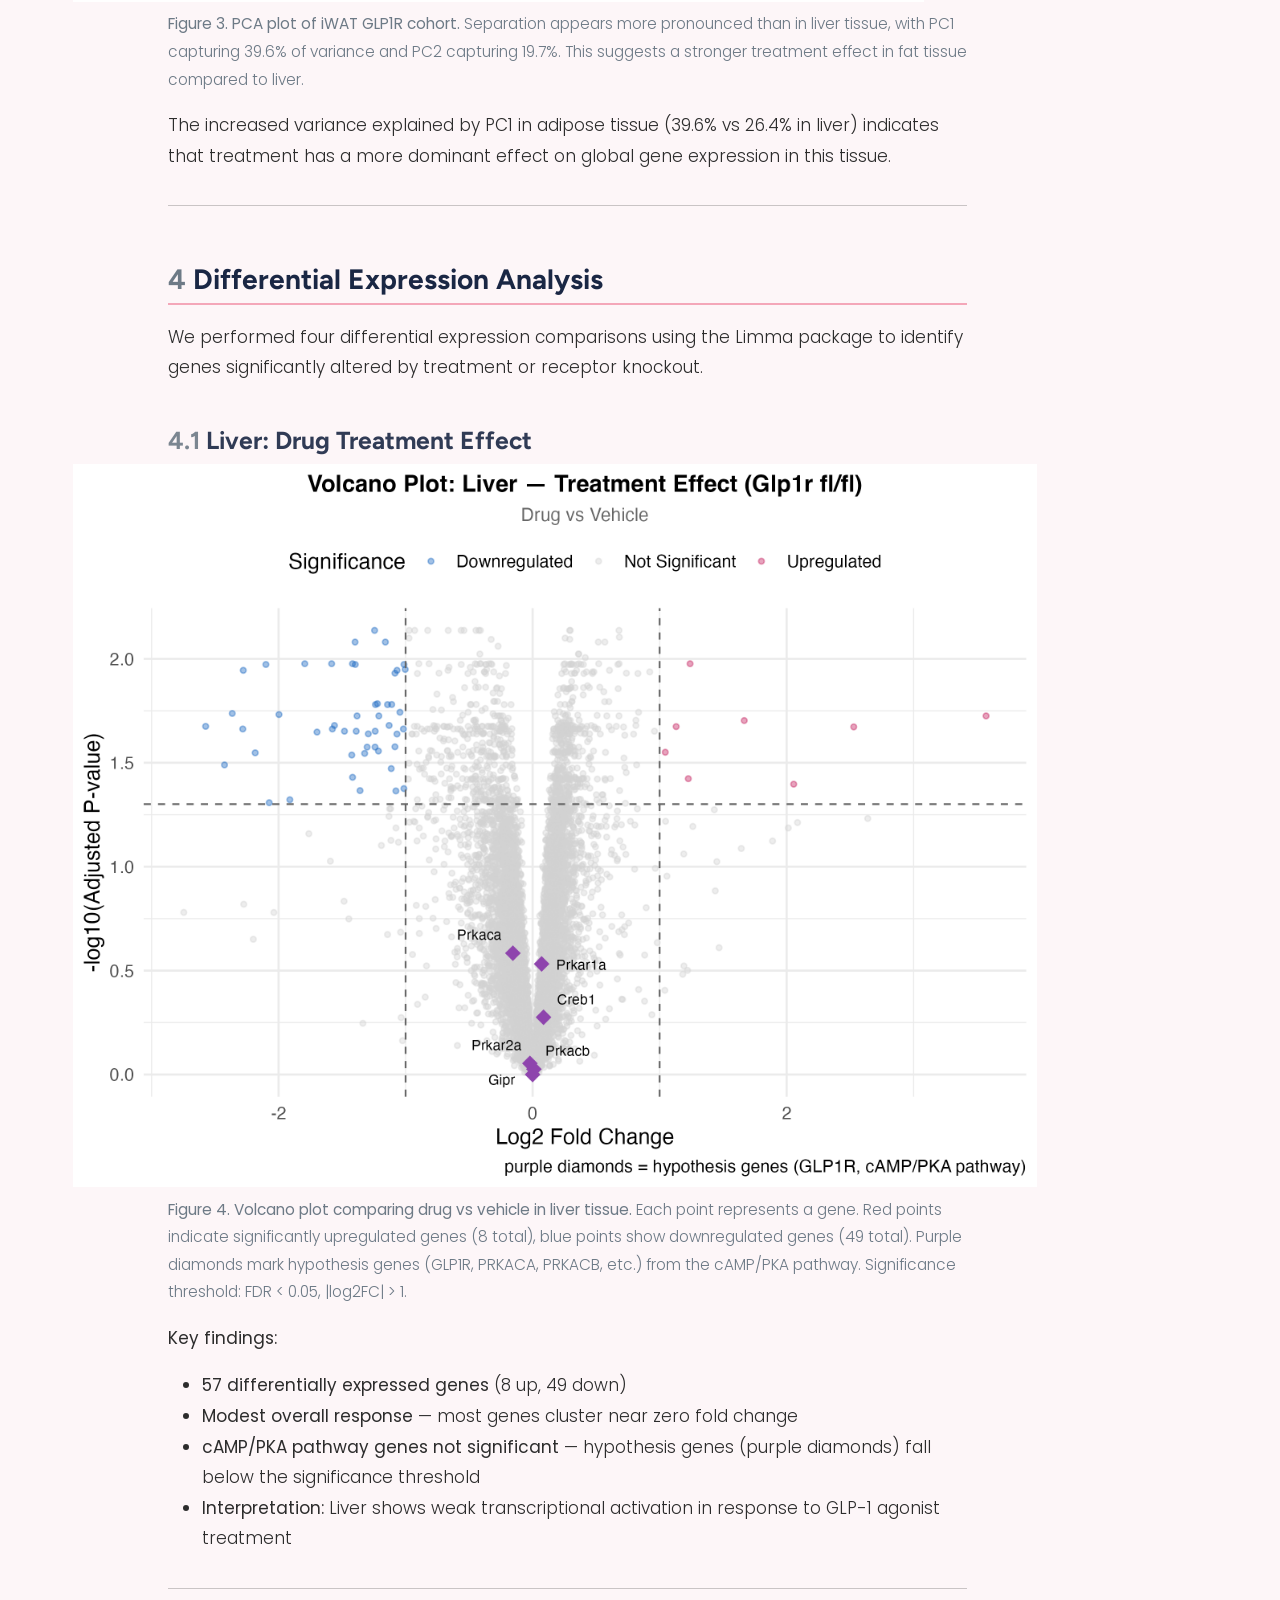
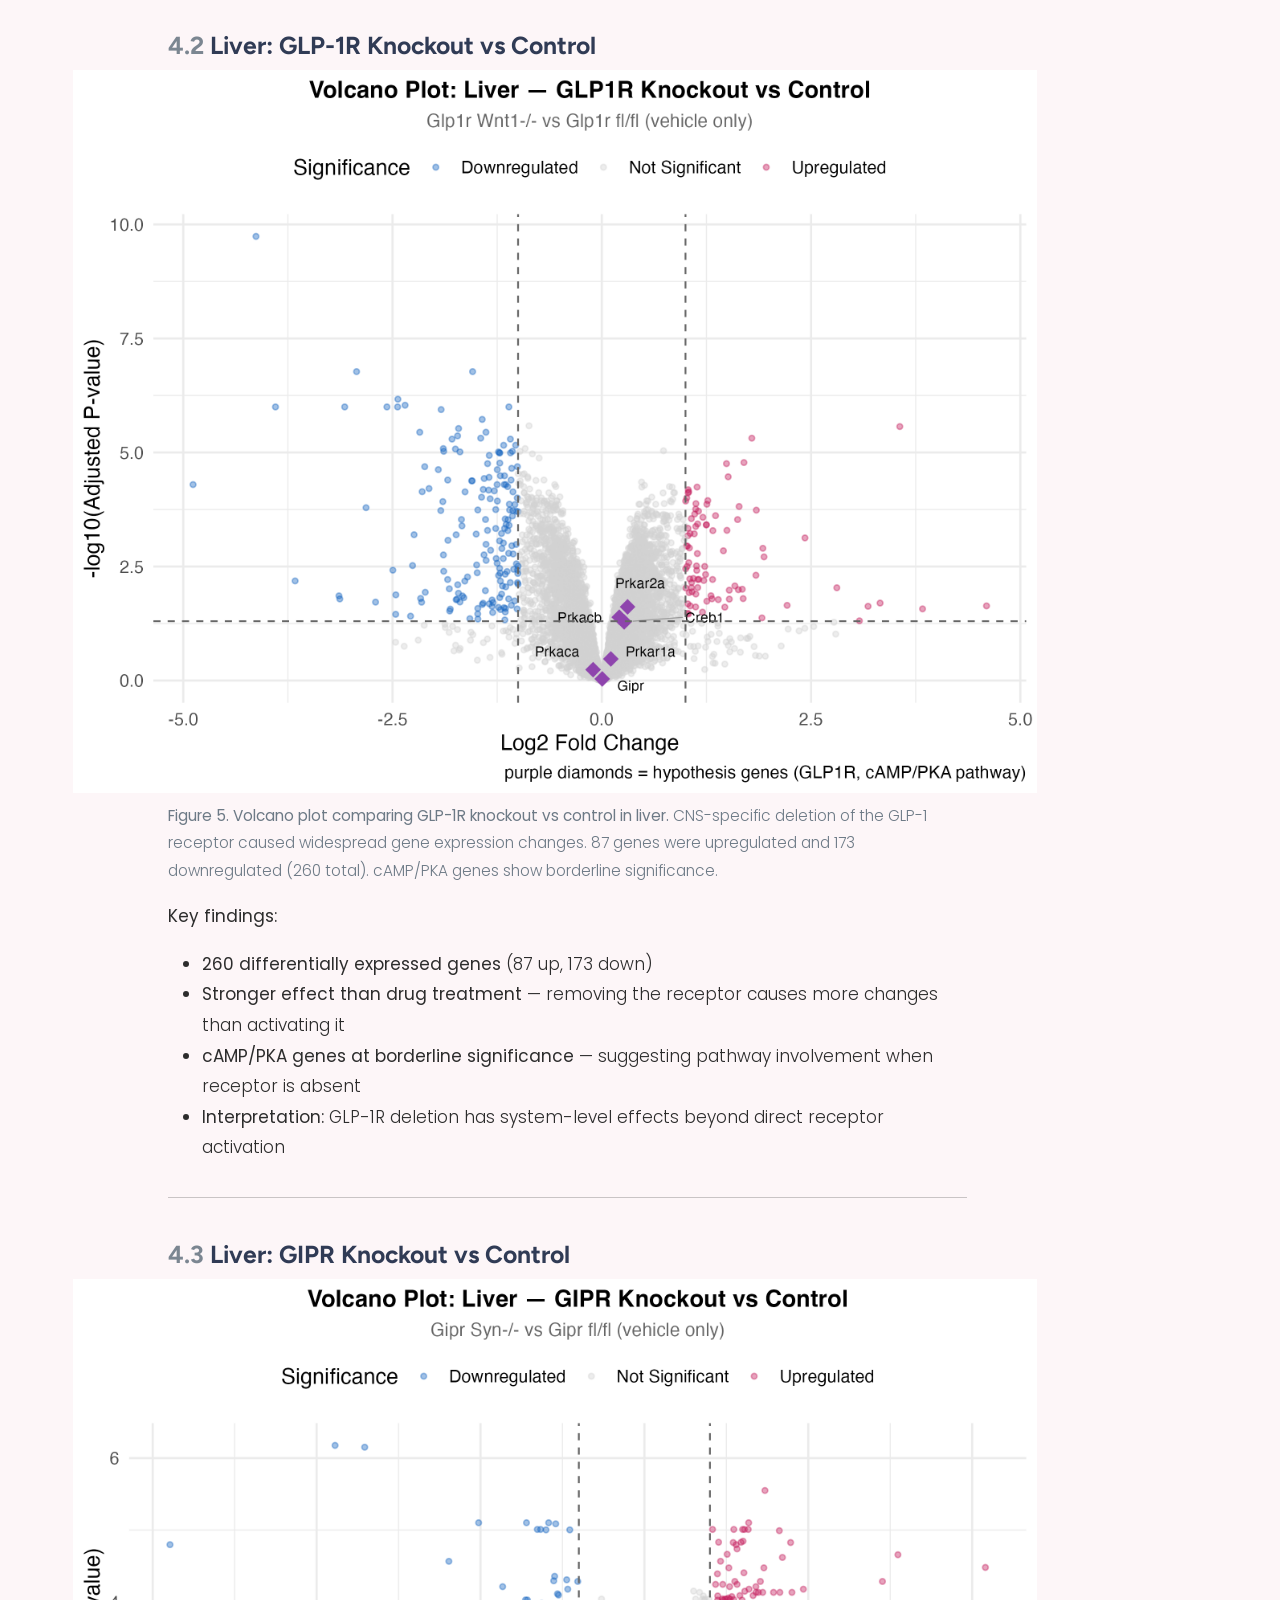
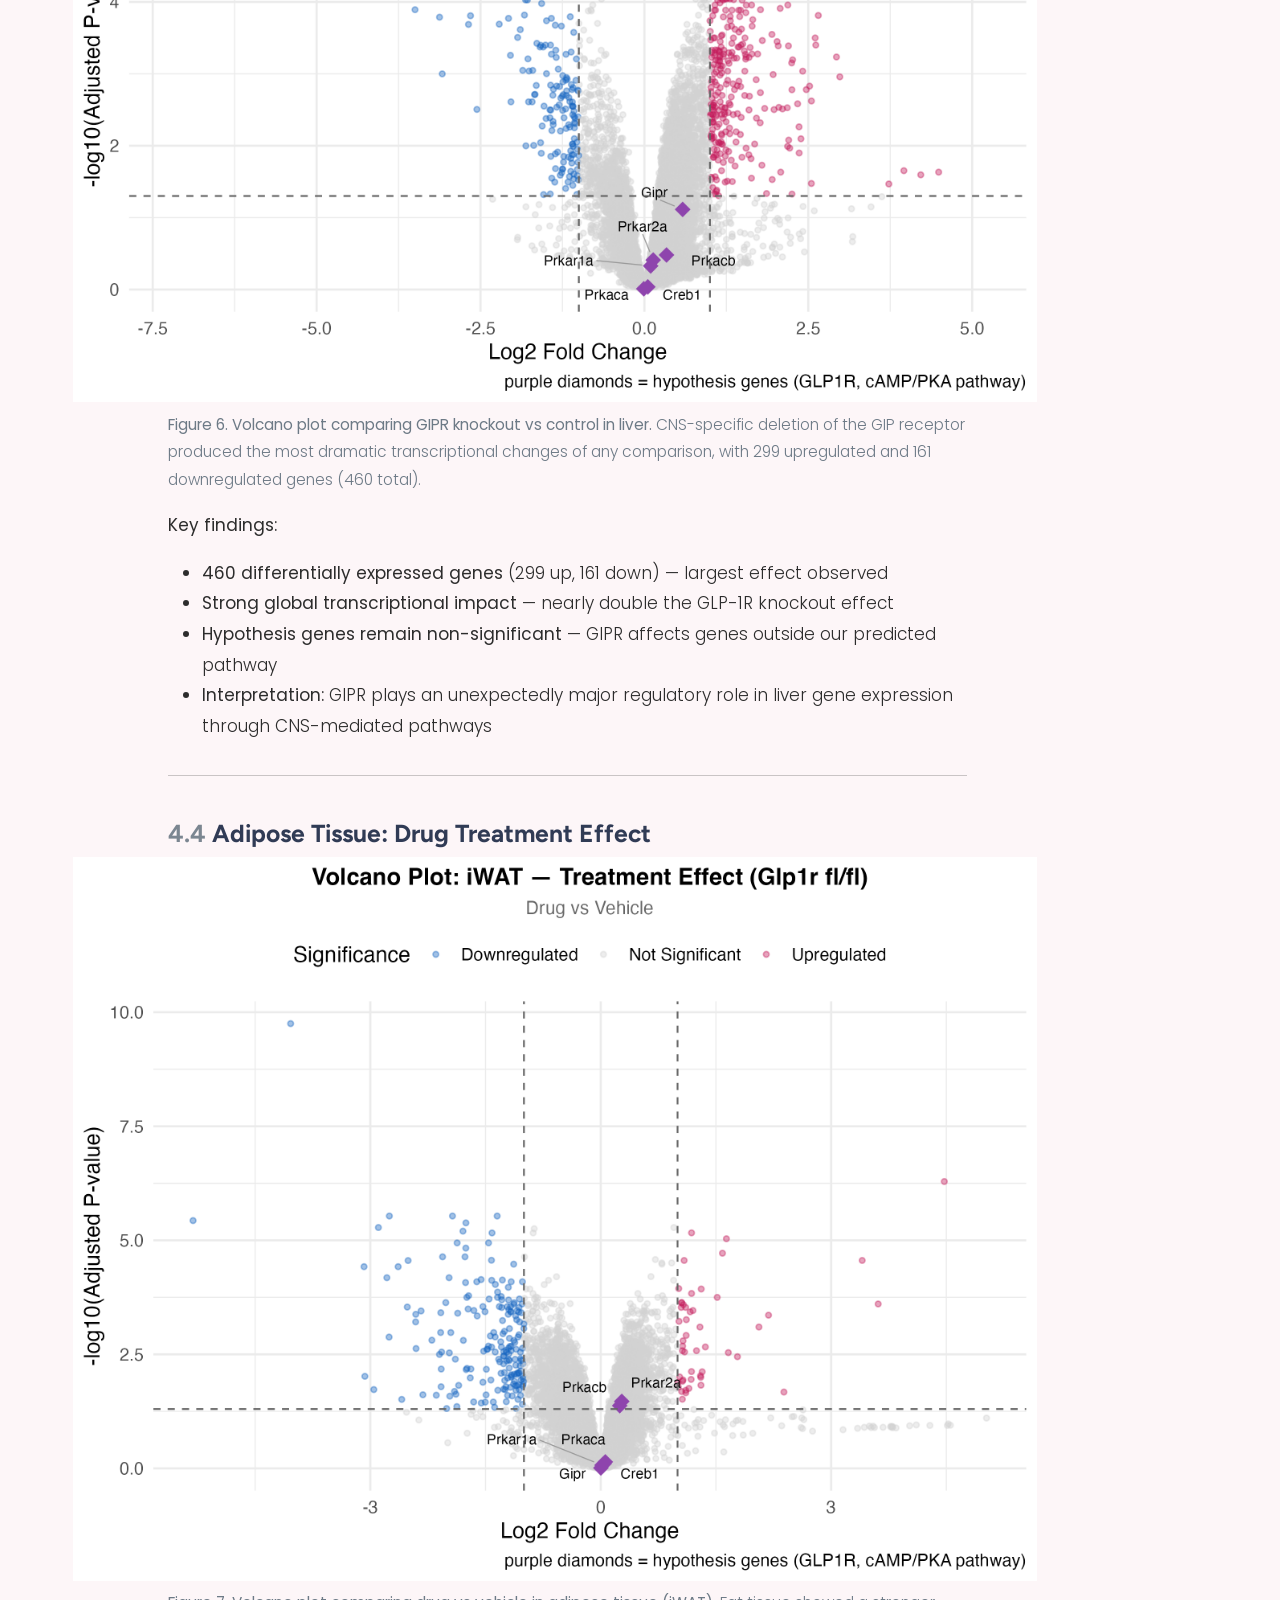
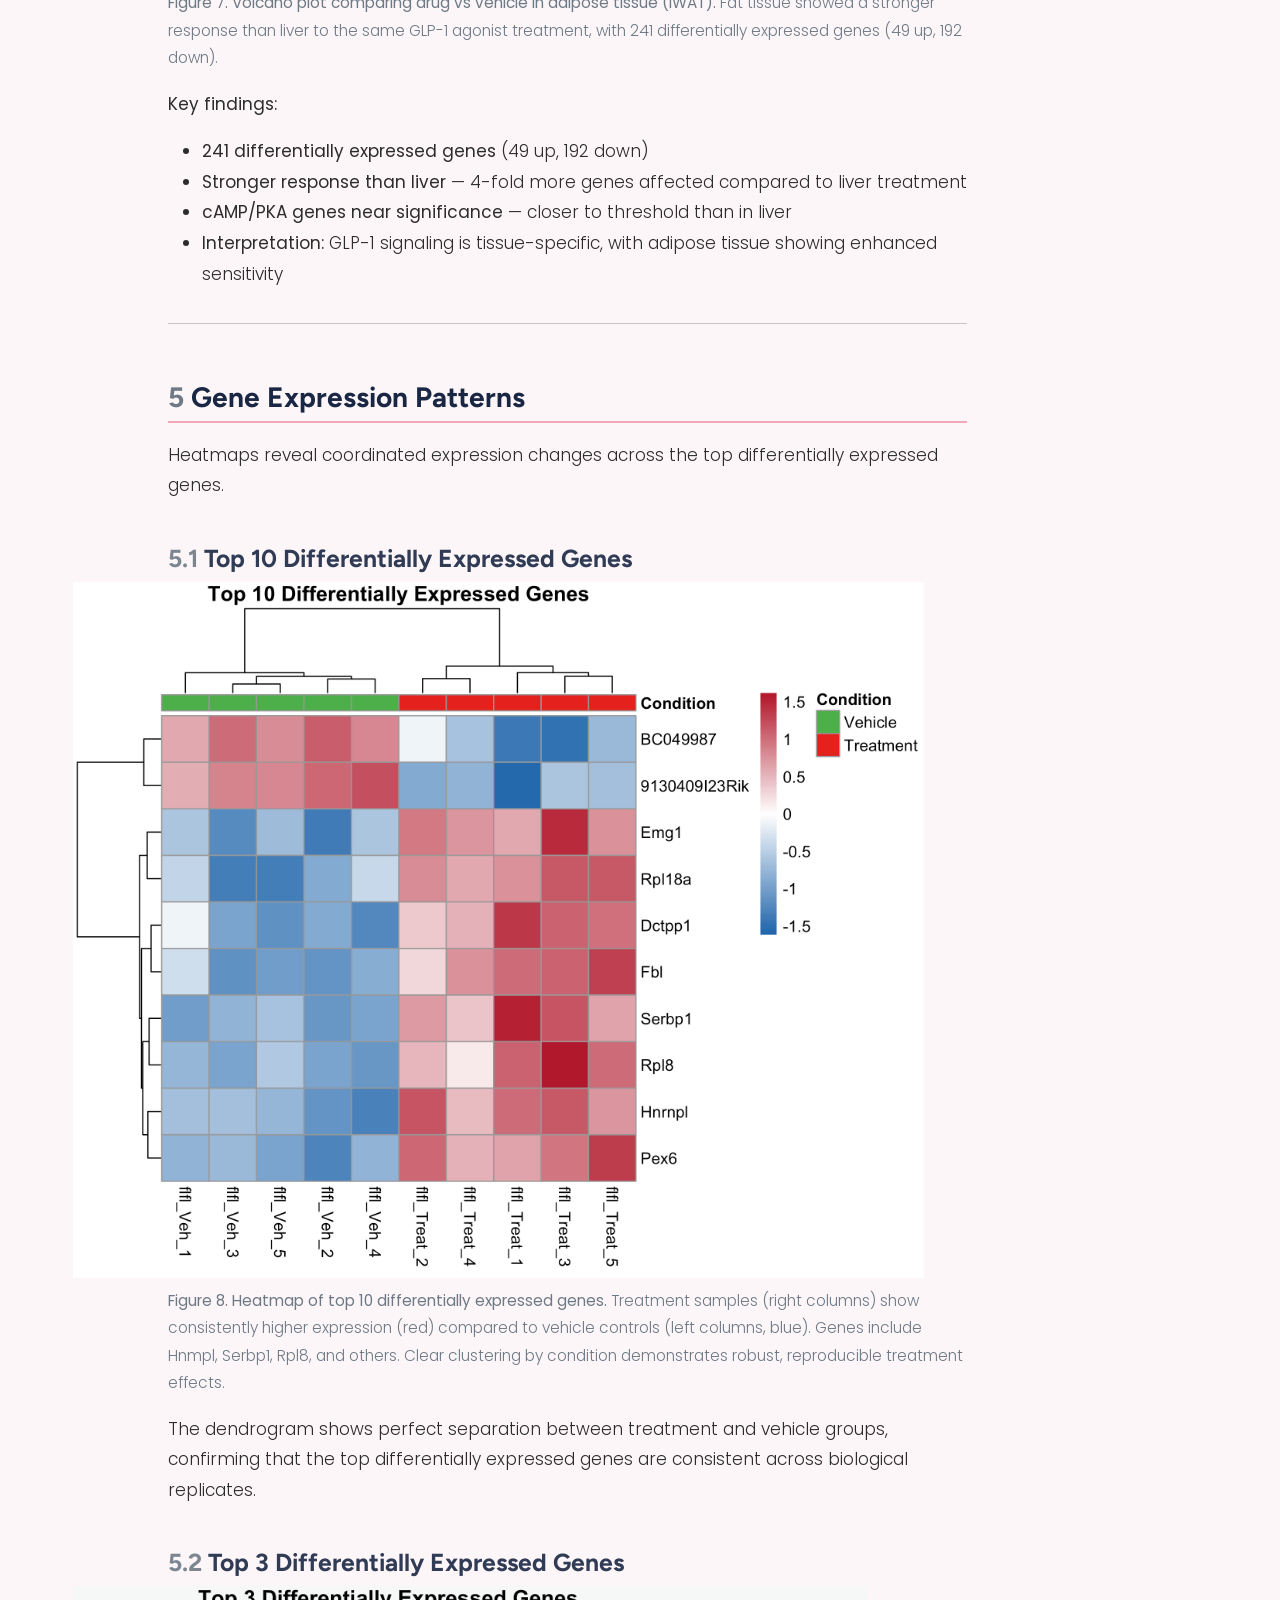
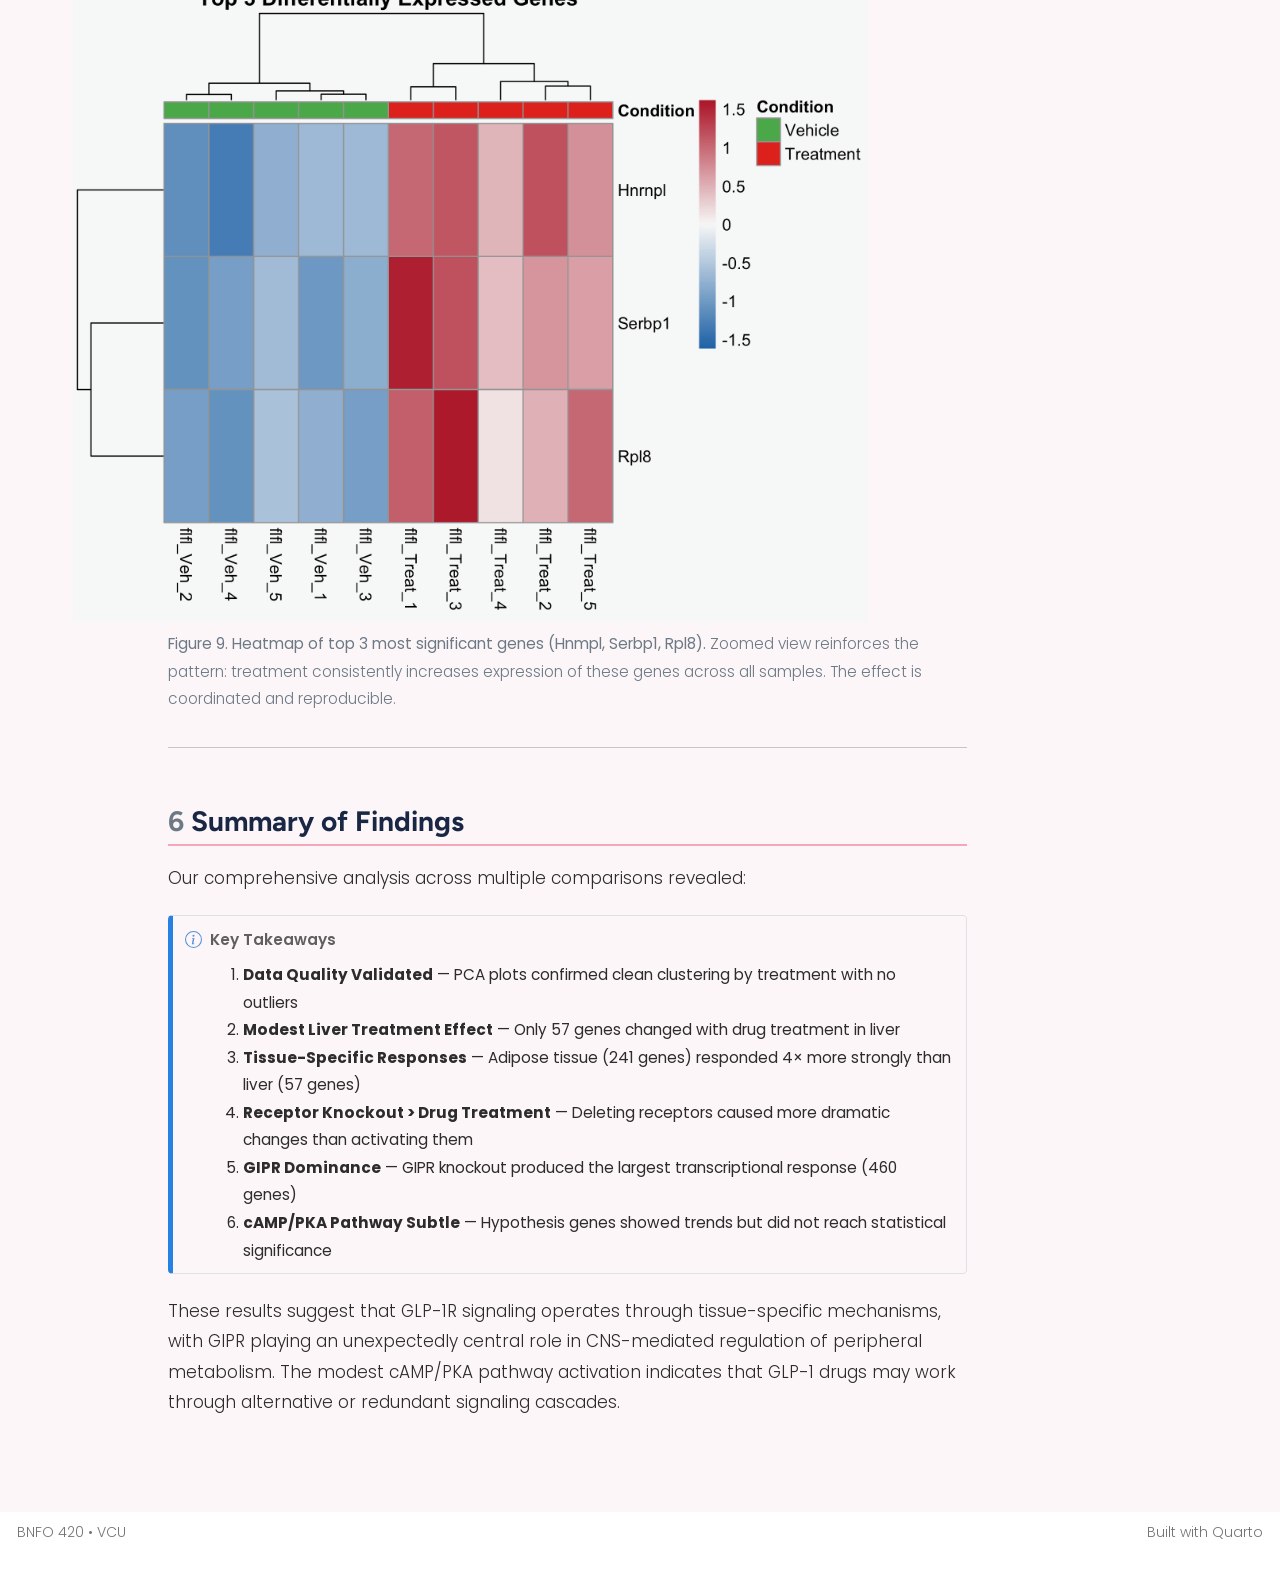
<file: results.html>
<!DOCTYPE html>
<html xmlns="http://www.w3.org/1999/xhtml" lang="en" xml:lang="en"><head>

<meta charset="utf-8">
<meta name="generator" content="quarto-1.8.27">

<meta name="viewport" content="width=device-width, initial-scale=1.0, user-scalable=yes">


<title>Results – BNFO 420 Capstone</title>
<style>
code{white-space: pre-wrap;}
span.smallcaps{font-variant: small-caps;}
div.columns{display: flex; gap: min(4vw, 1.5em);}
div.column{flex: auto; overflow-x: auto;}
div.hanging-indent{margin-left: 1.5em; text-indent: -1.5em;}
ul.task-list{list-style: none;}
ul.task-list li input[type="checkbox"] {
  width: 0.8em;
  margin: 0 0.8em 0.2em -1em; /* quarto-specific, see https://github.com/quarto-dev/quarto-cli/issues/4556 */ 
  vertical-align: middle;
}
</style>


<script src="site_libs/quarto-nav/quarto-nav.js"></script>
<script src="site_libs/quarto-nav/headroom.min.js"></script>
<script src="site_libs/clipboard/clipboard.min.js"></script>
<script src="site_libs/quarto-search/autocomplete.umd.js"></script>
<script src="site_libs/quarto-search/fuse.min.js"></script>
<script src="site_libs/quarto-search/quarto-search.js"></script>
<meta name="quarto:offset" content="./">
<script src="site_libs/quarto-html/quarto.js" type="module"></script>
<script src="site_libs/quarto-html/tabsets/tabsets.js" type="module"></script>
<script src="site_libs/quarto-html/axe/axe-check.js" type="module"></script>
<script src="site_libs/quarto-html/popper.min.js"></script>
<script src="site_libs/quarto-html/tippy.umd.min.js"></script>
<script src="site_libs/quarto-html/anchor.min.js"></script>
<link href="site_libs/quarto-html/tippy.css" rel="stylesheet">
<link href="site_libs/quarto-html/quarto-syntax-highlighting-ed96de9b727972fe78a7b5d16c58bf87.css" rel="stylesheet" id="quarto-text-highlighting-styles">
<script src="site_libs/bootstrap/bootstrap.min.js"></script>
<link href="site_libs/bootstrap/bootstrap-icons.css" rel="stylesheet">
<link href="site_libs/bootstrap/bootstrap-5b4ad623e5705c0698d39aec6f10cf02.min.css" rel="stylesheet" append-hash="true" id="quarto-bootstrap" data-mode="light">
<script id="quarto-search-options" type="application/json">{
  "location": "navbar",
  "copy-button": false,
  "collapse-after": 3,
  "panel-placement": "end",
  "type": "overlay",
  "limit": 50,
  "keyboard-shortcut": [
    "f",
    "/",
    "s"
  ],
  "show-item-context": false,
  "language": {
    "search-no-results-text": "No results",
    "search-matching-documents-text": "matching documents",
    "search-copy-link-title": "Copy link to search",
    "search-hide-matches-text": "Hide additional matches",
    "search-more-match-text": "more match in this document",
    "search-more-matches-text": "more matches in this document",
    "search-clear-button-title": "Clear",
    "search-text-placeholder": "",
    "search-detached-cancel-button-title": "Cancel",
    "search-submit-button-title": "Submit",
    "search-label": "Search"
  }
}</script>


<link rel="stylesheet" href="styles.css">
</head>

<body class="nav-fixed quarto-light">

<div id="quarto-search-results"></div>
  <header id="quarto-header" class="headroom fixed-top">
    <nav class="navbar navbar-expand-lg " data-bs-theme="dark">
      <div class="navbar-container container-fluid">
      <div class="navbar-brand-container mx-auto">
    <a class="navbar-brand" href="./index.html">
    <span class="navbar-title">BNFO 420 Capstone</span>
    </a>
  </div>
            <div id="quarto-search" class="" title="Search"></div>
          <button class="navbar-toggler" type="button" data-bs-toggle="collapse" data-bs-target="#navbarCollapse" aria-controls="navbarCollapse" role="menu" aria-expanded="false" aria-label="Toggle navigation" onclick="if (window.quartoToggleHeadroom) { window.quartoToggleHeadroom(); }">
  <span class="navbar-toggler-icon"></span>
</button>
          <div class="collapse navbar-collapse" id="navbarCollapse">
            <ul class="navbar-nav navbar-nav-scroll me-auto">
  <li class="nav-item">
    <a class="nav-link" href="./index.html"> 
<span class="menu-text">Home</span></a>
  </li>  
  <li class="nav-item">
    <a class="nav-link" href="./proposal.html"> 
<span class="menu-text">Proposal</span></a>
  </li>  
  <li class="nav-item">
    <a class="nav-link" href="./introduction.html"> 
<span class="menu-text">Introduction</span></a>
  </li>  
  <li class="nav-item">
    <a class="nav-link active" href="./results.html" aria-current="page"> 
<span class="menu-text">Results</span></a>
  </li>  
  <li class="nav-item">
    <a class="nav-link" href="./team.html"> 
<span class="menu-text">Team</span></a>
  </li>  
</ul>
          </div> <!-- /navcollapse -->
            <div class="quarto-navbar-tools">
</div>
      </div> <!-- /container-fluid -->
    </nav>
</header>
<!-- content -->
<div id="quarto-content" class="quarto-container page-columns page-rows-contents page-layout-article page-navbar">
<!-- sidebar -->
<!-- margin-sidebar -->
    <div id="quarto-margin-sidebar" class="sidebar margin-sidebar">
        <nav id="TOC" role="doc-toc" class="toc-active">
    <h2 id="toc-title">On this page</h2>
   
  <ul>
  <li><a href="#overview" id="toc-overview" class="nav-link active" data-scroll-target="#overview"><span class="header-section-number">1</span> Overview</a></li>
  <li><a href="#gene-expression-filtering" id="toc-gene-expression-filtering" class="nav-link" data-scroll-target="#gene-expression-filtering"><span class="header-section-number">2</span> Gene Expression Filtering</a></li>
  <li><a href="#principal-component-analysis" id="toc-principal-component-analysis" class="nav-link" data-scroll-target="#principal-component-analysis"><span class="header-section-number">3</span> Principal Component Analysis</a>
  <ul class="collapse">
  <li><a href="#liver-tissue" id="toc-liver-tissue" class="nav-link" data-scroll-target="#liver-tissue"><span class="header-section-number">3.1</span> Liver Tissue</a></li>
  <li><a href="#adipose-tissue-iwat" id="toc-adipose-tissue-iwat" class="nav-link" data-scroll-target="#adipose-tissue-iwat"><span class="header-section-number">3.2</span> Adipose Tissue (iWAT)</a></li>
  </ul></li>
  <li><a href="#differential-expression-analysis" id="toc-differential-expression-analysis" class="nav-link" data-scroll-target="#differential-expression-analysis"><span class="header-section-number">4</span> Differential Expression Analysis</a>
  <ul class="collapse">
  <li><a href="#liver-drug-treatment-effect" id="toc-liver-drug-treatment-effect" class="nav-link" data-scroll-target="#liver-drug-treatment-effect"><span class="header-section-number">4.1</span> Liver: Drug Treatment Effect</a></li>
  <li><a href="#liver-glp-1r-knockout-vs-control" id="toc-liver-glp-1r-knockout-vs-control" class="nav-link" data-scroll-target="#liver-glp-1r-knockout-vs-control"><span class="header-section-number">4.2</span> Liver: GLP-1R Knockout vs Control</a></li>
  <li><a href="#liver-gipr-knockout-vs-control" id="toc-liver-gipr-knockout-vs-control" class="nav-link" data-scroll-target="#liver-gipr-knockout-vs-control"><span class="header-section-number">4.3</span> Liver: GIPR Knockout vs Control</a></li>
  <li><a href="#adipose-tissue-drug-treatment-effect" id="toc-adipose-tissue-drug-treatment-effect" class="nav-link" data-scroll-target="#adipose-tissue-drug-treatment-effect"><span class="header-section-number">4.4</span> Adipose Tissue: Drug Treatment Effect</a></li>
  </ul></li>
  <li><a href="#gene-expression-patterns" id="toc-gene-expression-patterns" class="nav-link" data-scroll-target="#gene-expression-patterns"><span class="header-section-number">5</span> Gene Expression Patterns</a>
  <ul class="collapse">
  <li><a href="#top-10-differentially-expressed-genes" id="toc-top-10-differentially-expressed-genes" class="nav-link" data-scroll-target="#top-10-differentially-expressed-genes"><span class="header-section-number">5.1</span> Top 10 Differentially Expressed Genes</a></li>
  <li><a href="#top-3-differentially-expressed-genes" id="toc-top-3-differentially-expressed-genes" class="nav-link" data-scroll-target="#top-3-differentially-expressed-genes"><span class="header-section-number">5.2</span> Top 3 Differentially Expressed Genes</a></li>
  </ul></li>
  <li><a href="#summary-of-findings" id="toc-summary-of-findings" class="nav-link" data-scroll-target="#summary-of-findings"><span class="header-section-number">6</span> Summary of Findings</a></li>
  </ul>
</nav>
    </div>
<!-- main -->
<main class="content page-columns page-full" id="quarto-document-content">

<header id="title-block-header" class="quarto-title-block default">
<div class="quarto-title">
<h1 class="title">Results</h1>
</div>



<div class="quarto-title-meta">

    
  
    
  </div>
  


</header>


<section id="overview" class="level2" data-number="1">
<h2 data-number="1" class="anchored" data-anchor-id="overview"><span class="header-section-number">1</span> Overview</h2>
<p>We evaluated gene expression changes across liver and adipose tissue to understand GLP-1R and GIPR signaling effects. Our analysis revealed tissue-specific responses, unexpected GIPR dominance, and modest cAMP/PKA pathway activation.</p>
<hr>
</section>
<section id="gene-expression-filtering" class="level2 page-columns page-full" data-number="2">
<h2 data-number="2" class="anchored" data-anchor-id="gene-expression-filtering"><span class="header-section-number">2</span> Gene Expression Filtering</h2>
<p>Before conducting differential expression analysis, we filtered out low-expression genes to improve statistical reliability and reduce noise.</p>
<div class="page-columns page-full">
<div class="quarto-figure quarto-figure-center page-columns page-full">
<figure class="figure page-columns page-full">
<p class="page-columns page-full"><img src="figures/gene_filtering_summary.png" class="img-fluid figure-img column-page" style="width:85.0%"></p>
<figcaption><strong>Figure 1. Gene expression filtering summary.</strong> Approximately 74% of genes were removed during quality control, retaining 14,152 genes in liver tissue and 14,715 genes in adipose tissue. Only genes with expression &gt; 1 in at least 5 samples were retained for downstream analysis.</figcaption>
</figure>
</div>
</div>
<p>The filtering step removed ~40,000 low-expression genes, keeping only those with robust, detectable expression. This improves the reliability of differential expression testing and reduces false discovery rates.</p>
<hr>
</section>
<section id="principal-component-analysis" class="level2 page-columns page-full" data-number="3">
<h2 data-number="3" class="anchored" data-anchor-id="principal-component-analysis"><span class="header-section-number">3</span> Principal Component Analysis</h2>
<p>We performed PCA to validate data quality and assess whether treatment drove global gene expression patterns.</p>
<section id="liver-tissue" class="level3 page-columns page-full" data-number="3.1">
<h3 data-number="3.1" class="anchored" data-anchor-id="liver-tissue"><span class="header-section-number">3.1</span> Liver Tissue</h3>
<div class="page-columns page-full">
<div class="quarto-figure quarto-figure-center page-columns page-full">
<figure class="figure page-columns page-full">
<p class="page-columns page-full"><img src="figures/PCA_Liver_GLP1R.png" class="img-fluid figure-img column-page" style="width:75.0%"></p>
<figcaption><strong>Figure 2. PCA plot of liver GLP1R cohort.</strong> Each point represents one biological sample. Treated samples (red) separate clearly from vehicle controls (blue) along PC1 (26.4% variance) and PC2 (15.3% variance). The clean separation validates dataset quality before differential expression analysis.</figcaption>
</figure>
</div>
</div>
<p>Treatment samples cluster tightly in the positive PC1 space, while vehicle controls occupy the negative space. No obvious outliers are present, confirming consistent biological replicates.</p>
</section>
<section id="adipose-tissue-iwat" class="level3 page-columns page-full" data-number="3.2">
<h3 data-number="3.2" class="anchored" data-anchor-id="adipose-tissue-iwat"><span class="header-section-number">3.2</span> Adipose Tissue (iWAT)</h3>
<div class="page-columns page-full">
<div class="quarto-figure quarto-figure-center page-columns page-full">
<figure class="figure page-columns page-full">
<p class="page-columns page-full"><img src="figures/PCA_iWAT_GLP1R.png" class="img-fluid figure-img column-page" style="width:75.0%"></p>
<figcaption><strong>Figure 3. PCA plot of iWAT GLP1R cohort.</strong> Separation appears more pronounced than in liver tissue, with PC1 capturing 39.6% of variance and PC2 capturing 19.7%. This suggests a stronger treatment effect in fat tissue compared to liver.</figcaption>
</figure>
</div>
</div>
<p>The increased variance explained by PC1 in adipose tissue (39.6% vs 26.4% in liver) indicates that treatment has a more dominant effect on global gene expression in this tissue.</p>
<hr>
</section>
</section>
<section id="differential-expression-analysis" class="level2 page-columns page-full" data-number="4">
<h2 data-number="4" class="anchored" data-anchor-id="differential-expression-analysis"><span class="header-section-number">4</span> Differential Expression Analysis</h2>
<p>We performed four differential expression comparisons using the Limma package to identify genes significantly altered by treatment or receptor knockout.</p>
<section id="liver-drug-treatment-effect" class="level3 page-columns page-full" data-number="4.1">
<h3 data-number="4.1" class="anchored" data-anchor-id="liver-drug-treatment-effect"><span class="header-section-number">4.1</span> Liver: Drug Treatment Effect</h3>
<div class="page-columns page-full">
<div class="quarto-figure quarto-figure-center page-columns page-full">
<figure class="figure page-columns page-full">
<p class="page-columns page-full"><img src="figures/volcano_01_treatment_liver.png" class="img-fluid figure-img column-page" style="width:85.0%"></p>
<figcaption><strong>Figure 4. Volcano plot comparing drug vs vehicle in liver tissue.</strong> Each point represents a gene. Red points indicate significantly upregulated genes (8 total), blue points show downregulated genes (49 total). Purple diamonds mark hypothesis genes (GLP1R, PRKACA, PRKACB, etc.) from the cAMP/PKA pathway. Significance threshold: FDR &lt; 0.05, |log2FC| &gt; 1.</figcaption>
</figure>
</div>
</div>
<p><strong>Key findings:</strong></p>
<ul>
<li><strong>57 differentially expressed genes</strong> (8 up, 49 down)</li>
<li><strong>Modest overall response</strong> — most genes cluster near zero fold change</li>
<li><strong>cAMP/PKA pathway genes not significant</strong> — hypothesis genes (purple diamonds) fall below the significance threshold</li>
<li><strong>Interpretation:</strong> Liver shows weak transcriptional activation in response to GLP-1 agonist treatment</li>
</ul>
<hr>
</section>
<section id="liver-glp-1r-knockout-vs-control" class="level3 page-columns page-full" data-number="4.2">
<h3 data-number="4.2" class="anchored" data-anchor-id="liver-glp-1r-knockout-vs-control"><span class="header-section-number">4.2</span> Liver: GLP-1R Knockout vs Control</h3>
<div class="page-columns page-full">
<div class="quarto-figure quarto-figure-center page-columns page-full">
<figure class="figure page-columns page-full">
<p class="page-columns page-full"><img src="figures/volcano_02_glp1r_ko_liver.png" class="img-fluid figure-img column-page" style="width:85.0%"></p>
<figcaption><strong>Figure 5. Volcano plot comparing GLP-1R knockout vs control in liver.</strong> CNS-specific deletion of the GLP-1 receptor caused widespread gene expression changes. 87 genes were upregulated and 173 downregulated (260 total). cAMP/PKA genes show borderline significance.</figcaption>
</figure>
</div>
</div>
<p><strong>Key findings:</strong></p>
<ul>
<li><strong>260 differentially expressed genes</strong> (87 up, 173 down)</li>
<li><strong>Stronger effect than drug treatment</strong> — removing the receptor causes more changes than activating it</li>
<li><strong>cAMP/PKA genes at borderline significance</strong> — suggesting pathway involvement when receptor is absent</li>
<li><strong>Interpretation:</strong> GLP-1R deletion has system-level effects beyond direct receptor activation</li>
</ul>
<hr>
</section>
<section id="liver-gipr-knockout-vs-control" class="level3 page-columns page-full" data-number="4.3">
<h3 data-number="4.3" class="anchored" data-anchor-id="liver-gipr-knockout-vs-control"><span class="header-section-number">4.3</span> Liver: GIPR Knockout vs Control</h3>
<div class="page-columns page-full">
<div class="quarto-figure quarto-figure-center page-columns page-full">
<figure class="figure page-columns page-full">
<p class="page-columns page-full"><img src="figures/volcano_03_gipr_ko_liver.png" class="img-fluid figure-img column-page" style="width:85.0%"></p>
<figcaption><strong>Figure 6. Volcano plot comparing GIPR knockout vs control in liver.</strong> CNS-specific deletion of the GIP receptor produced the most dramatic transcriptional changes of any comparison, with 299 upregulated and 161 downregulated genes (460 total).</figcaption>
</figure>
</div>
</div>
<p><strong>Key findings:</strong></p>
<ul>
<li><strong>460 differentially expressed genes</strong> (299 up, 161 down) — largest effect observed</li>
<li><strong>Strong global transcriptional impact</strong> — nearly double the GLP-1R knockout effect</li>
<li><strong>Hypothesis genes remain non-significant</strong> — GIPR affects genes outside our predicted pathway</li>
<li><strong>Interpretation:</strong> GIPR plays an unexpectedly major regulatory role in liver gene expression through CNS-mediated pathways</li>
</ul>
<hr>
</section>
<section id="adipose-tissue-drug-treatment-effect" class="level3 page-columns page-full" data-number="4.4">
<h3 data-number="4.4" class="anchored" data-anchor-id="adipose-tissue-drug-treatment-effect"><span class="header-section-number">4.4</span> Adipose Tissue: Drug Treatment Effect</h3>
<div class="page-columns page-full">
<div class="quarto-figure quarto-figure-center page-columns page-full">
<figure class="figure page-columns page-full">
<p class="page-columns page-full"><img src="figures/volcano_04_treatment_iwat.png" class="img-fluid figure-img column-page" style="width:85.0%"></p>
<figcaption><strong>Figure 7. Volcano plot comparing drug vs vehicle in adipose tissue (iWAT).</strong> Fat tissue showed a stronger response than liver to the same GLP-1 agonist treatment, with 241 differentially expressed genes (49 up, 192 down).</figcaption>
</figure>
</div>
</div>
<p><strong>Key findings:</strong></p>
<ul>
<li><strong>241 differentially expressed genes</strong> (49 up, 192 down)</li>
<li><strong>Stronger response than liver</strong> — 4-fold more genes affected compared to liver treatment</li>
<li><strong>cAMP/PKA genes near significance</strong> — closer to threshold than in liver</li>
<li><strong>Interpretation:</strong> GLP-1 signaling is tissue-specific, with adipose tissue showing enhanced sensitivity</li>
</ul>
<hr>
</section>
</section>
<section id="gene-expression-patterns" class="level2 page-columns page-full" data-number="5">
<h2 data-number="5" class="anchored" data-anchor-id="gene-expression-patterns"><span class="header-section-number">5</span> Gene Expression Patterns</h2>
<p>Heatmaps reveal coordinated expression changes across the top differentially expressed genes.</p>
<section id="top-10-differentially-expressed-genes" class="level3 page-columns page-full" data-number="5.1">
<h3 data-number="5.1" class="anchored" data-anchor-id="top-10-differentially-expressed-genes"><span class="header-section-number">5.1</span> Top 10 Differentially Expressed Genes</h3>
<div class="page-columns page-full">
<div class="quarto-figure quarto-figure-center page-columns page-full">
<figure class="figure page-columns page-full">
<p class="page-columns page-full"><img src="figures/heatmap_top10.png" class="img-fluid figure-img column-page" style="width:75.0%"></p>
<figcaption><strong>Figure 8. Heatmap of top 10 differentially expressed genes.</strong> Treatment samples (right columns) show consistently higher expression (red) compared to vehicle controls (left columns, blue). Genes include Hnmpl, Serbp1, Rpl8, and others. Clear clustering by condition demonstrates robust, reproducible treatment effects.</figcaption>
</figure>
</div>
</div>
<p>The dendrogram shows perfect separation between treatment and vehicle groups, confirming that the top differentially expressed genes are consistent across biological replicates.</p>
</section>
<section id="top-3-differentially-expressed-genes" class="level3 page-columns page-full" data-number="5.2">
<h3 data-number="5.2" class="anchored" data-anchor-id="top-3-differentially-expressed-genes"><span class="header-section-number">5.2</span> Top 3 Differentially Expressed Genes</h3>
<div class="page-columns page-full">
<div class="quarto-figure quarto-figure-center page-columns page-full">
<figure class="figure page-columns page-full">
<p class="page-columns page-full"><img src="figures/heatmap_top3.png" class="img-fluid figure-img column-page" style="width:70.0%"></p>
<figcaption><strong>Figure 9. Heatmap of top 3 most significant genes (Hnmpl, Serbp1, Rpl8).</strong> Zoomed view reinforces the pattern: treatment consistently increases expression of these genes across all samples. The effect is coordinated and reproducible.</figcaption>
</figure>
</div>
</div>
<hr>
</section>
</section>
<section id="summary-of-findings" class="level2" data-number="6">
<h2 data-number="6" class="anchored" data-anchor-id="summary-of-findings"><span class="header-section-number">6</span> Summary of Findings</h2>
<p>Our comprehensive analysis across multiple comparisons revealed:</p>
<div class="callout callout-style-simple callout-note callout-titled">
<div class="callout-header d-flex align-content-center">
<div class="callout-icon-container">
<i class="callout-icon"></i>
</div>
<div class="callout-title-container flex-fill">
<span class="screen-reader-only">Note</span>Key Takeaways
</div>
</div>
<div class="callout-body-container callout-body">
<ol type="1">
<li><strong>Data Quality Validated</strong> — PCA plots confirmed clean clustering by treatment with no outliers</li>
<li><strong>Modest Liver Treatment Effect</strong> — Only 57 genes changed with drug treatment in liver</li>
<li><strong>Tissue-Specific Responses</strong> — Adipose tissue (241 genes) responded 4× more strongly than liver (57 genes)</li>
<li><strong>Receptor Knockout &gt; Drug Treatment</strong> — Deleting receptors caused more dramatic changes than activating them</li>
<li><strong>GIPR Dominance</strong> — GIPR knockout produced the largest transcriptional response (460 genes)</li>
<li><strong>cAMP/PKA Pathway Subtle</strong> — Hypothesis genes showed trends but did not reach statistical significance</li>
</ol>
</div>
</div>
<p>These results suggest that GLP-1R signaling operates through tissue-specific mechanisms, with GIPR playing an unexpectedly central role in CNS-mediated regulation of peripheral metabolism. The modest cAMP/PKA pathway activation indicates that GLP-1 drugs may work through alternative or redundant signaling cascades.</p>


</section>

</main> <!-- /main -->
<script id="quarto-html-after-body" type="application/javascript">
  window.document.addEventListener("DOMContentLoaded", function (event) {
    const icon = "";
    const anchorJS = new window.AnchorJS();
    anchorJS.options = {
      placement: 'right',
      icon: icon
    };
    anchorJS.add('.anchored');
    const isCodeAnnotation = (el) => {
      for (const clz of el.classList) {
        if (clz.startsWith('code-annotation-')) {                     
          return true;
        }
      }
      return false;
    }
    const onCopySuccess = function(e) {
      // button target
      const button = e.trigger;
      // don't keep focus
      button.blur();
      // flash "checked"
      button.classList.add('code-copy-button-checked');
      var currentTitle = button.getAttribute("title");
      button.setAttribute("title", "Copied!");
      let tooltip;
      if (window.bootstrap) {
        button.setAttribute("data-bs-toggle", "tooltip");
        button.setAttribute("data-bs-placement", "left");
        button.setAttribute("data-bs-title", "Copied!");
        tooltip = new bootstrap.Tooltip(button, 
          { trigger: "manual", 
            customClass: "code-copy-button-tooltip",
            offset: [0, -8]});
        tooltip.show();    
      }
      setTimeout(function() {
        if (tooltip) {
          tooltip.hide();
          button.removeAttribute("data-bs-title");
          button.removeAttribute("data-bs-toggle");
          button.removeAttribute("data-bs-placement");
        }
        button.setAttribute("title", currentTitle);
        button.classList.remove('code-copy-button-checked');
      }, 1000);
      // clear code selection
      e.clearSelection();
    }
    const getTextToCopy = function(trigger) {
      const outerScaffold = trigger.parentElement.cloneNode(true);
      const codeEl = outerScaffold.querySelector('code');
      for (const childEl of codeEl.children) {
        if (isCodeAnnotation(childEl)) {
          childEl.remove();
        }
      }
      return codeEl.innerText;
    }
    const clipboard = new window.ClipboardJS('.code-copy-button:not([data-in-quarto-modal])', {
      text: getTextToCopy
    });
    clipboard.on('success', onCopySuccess);
    if (window.document.getElementById('quarto-embedded-source-code-modal')) {
      const clipboardModal = new window.ClipboardJS('.code-copy-button[data-in-quarto-modal]', {
        text: getTextToCopy,
        container: window.document.getElementById('quarto-embedded-source-code-modal')
      });
      clipboardModal.on('success', onCopySuccess);
    }
      var localhostRegex = new RegExp(/^(?:http|https):\/\/localhost\:?[0-9]*\//);
      var mailtoRegex = new RegExp(/^mailto:/);
        var filterRegex = new RegExp("https:\/\/bandukwalak\.github\.io\/kb_demo1\/");
      var isInternal = (href) => {
          return filterRegex.test(href) || localhostRegex.test(href) || mailtoRegex.test(href);
      }
      // Inspect non-navigation links and adorn them if external
     var links = window.document.querySelectorAll('a[href]:not(.nav-link):not(.navbar-brand):not(.toc-action):not(.sidebar-link):not(.sidebar-item-toggle):not(.pagination-link):not(.no-external):not([aria-hidden]):not(.dropdown-item):not(.quarto-navigation-tool):not(.about-link)');
      for (var i=0; i<links.length; i++) {
        const link = links[i];
        if (!isInternal(link.href)) {
          // undo the damage that might have been done by quarto-nav.js in the case of
          // links that we want to consider external
          if (link.dataset.originalHref !== undefined) {
            link.href = link.dataset.originalHref;
          }
        }
      }
    function tippyHover(el, contentFn, onTriggerFn, onUntriggerFn) {
      const config = {
        allowHTML: true,
        maxWidth: 500,
        delay: 100,
        arrow: false,
        appendTo: function(el) {
            return el.parentElement;
        },
        interactive: true,
        interactiveBorder: 10,
        theme: 'quarto',
        placement: 'bottom-start',
      };
      if (contentFn) {
        config.content = contentFn;
      }
      if (onTriggerFn) {
        config.onTrigger = onTriggerFn;
      }
      if (onUntriggerFn) {
        config.onUntrigger = onUntriggerFn;
      }
      window.tippy(el, config); 
    }
    const noterefs = window.document.querySelectorAll('a[role="doc-noteref"]');
    for (var i=0; i<noterefs.length; i++) {
      const ref = noterefs[i];
      tippyHover(ref, function() {
        // use id or data attribute instead here
        let href = ref.getAttribute('data-footnote-href') || ref.getAttribute('href');
        try { href = new URL(href).hash; } catch {}
        const id = href.replace(/^#\/?/, "");
        const note = window.document.getElementById(id);
        if (note) {
          return note.innerHTML;
        } else {
          return "";
        }
      });
    }
    const xrefs = window.document.querySelectorAll('a.quarto-xref');
    const processXRef = (id, note) => {
      // Strip column container classes
      const stripColumnClz = (el) => {
        el.classList.remove("page-full", "page-columns");
        if (el.children) {
          for (const child of el.children) {
            stripColumnClz(child);
          }
        }
      }
      stripColumnClz(note)
      if (id === null || id.startsWith('sec-')) {
        // Special case sections, only their first couple elements
        const container = document.createElement("div");
        if (note.children && note.children.length > 2) {
          container.appendChild(note.children[0].cloneNode(true));
          for (let i = 1; i < note.children.length; i++) {
            const child = note.children[i];
            if (child.tagName === "P" && child.innerText === "") {
              continue;
            } else {
              container.appendChild(child.cloneNode(true));
              break;
            }
          }
          if (window.Quarto?.typesetMath) {
            window.Quarto.typesetMath(container);
          }
          return container.innerHTML
        } else {
          if (window.Quarto?.typesetMath) {
            window.Quarto.typesetMath(note);
          }
          return note.innerHTML;
        }
      } else {
        // Remove any anchor links if they are present
        const anchorLink = note.querySelector('a.anchorjs-link');
        if (anchorLink) {
          anchorLink.remove();
        }
        if (window.Quarto?.typesetMath) {
          window.Quarto.typesetMath(note);
        }
        if (note.classList.contains("callout")) {
          return note.outerHTML;
        } else {
          return note.innerHTML;
        }
      }
    }
    for (var i=0; i<xrefs.length; i++) {
      const xref = xrefs[i];
      tippyHover(xref, undefined, function(instance) {
        instance.disable();
        let url = xref.getAttribute('href');
        let hash = undefined; 
        if (url.startsWith('#')) {
          hash = url;
        } else {
          try { hash = new URL(url).hash; } catch {}
        }
        if (hash) {
          const id = hash.replace(/^#\/?/, "");
          const note = window.document.getElementById(id);
          if (note !== null) {
            try {
              const html = processXRef(id, note.cloneNode(true));
              instance.setContent(html);
            } finally {
              instance.enable();
              instance.show();
            }
          } else {
            // See if we can fetch this
            fetch(url.split('#')[0])
            .then(res => res.text())
            .then(html => {
              const parser = new DOMParser();
              const htmlDoc = parser.parseFromString(html, "text/html");
              const note = htmlDoc.getElementById(id);
              if (note !== null) {
                const html = processXRef(id, note);
                instance.setContent(html);
              } 
            }).finally(() => {
              instance.enable();
              instance.show();
            });
          }
        } else {
          // See if we can fetch a full url (with no hash to target)
          // This is a special case and we should probably do some content thinning / targeting
          fetch(url)
          .then(res => res.text())
          .then(html => {
            const parser = new DOMParser();
            const htmlDoc = parser.parseFromString(html, "text/html");
            const note = htmlDoc.querySelector('main.content');
            if (note !== null) {
              // This should only happen for chapter cross references
              // (since there is no id in the URL)
              // remove the first header
              if (note.children.length > 0 && note.children[0].tagName === "HEADER") {
                note.children[0].remove();
              }
              const html = processXRef(null, note);
              instance.setContent(html);
            } 
          }).finally(() => {
            instance.enable();
            instance.show();
          });
        }
      }, function(instance) {
      });
    }
        let selectedAnnoteEl;
        const selectorForAnnotation = ( cell, annotation) => {
          let cellAttr = 'data-code-cell="' + cell + '"';
          let lineAttr = 'data-code-annotation="' +  annotation + '"';
          const selector = 'span[' + cellAttr + '][' + lineAttr + ']';
          return selector;
        }
        const selectCodeLines = (annoteEl) => {
          const doc = window.document;
          const targetCell = annoteEl.getAttribute("data-target-cell");
          const targetAnnotation = annoteEl.getAttribute("data-target-annotation");
          const annoteSpan = window.document.querySelector(selectorForAnnotation(targetCell, targetAnnotation));
          const lines = annoteSpan.getAttribute("data-code-lines").split(",");
          const lineIds = lines.map((line) => {
            return targetCell + "-" + line;
          })
          let top = null;
          let height = null;
          let parent = null;
          if (lineIds.length > 0) {
              //compute the position of the single el (top and bottom and make a div)
              const el = window.document.getElementById(lineIds[0]);
              top = el.offsetTop;
              height = el.offsetHeight;
              parent = el.parentElement.parentElement;
            if (lineIds.length > 1) {
              const lastEl = window.document.getElementById(lineIds[lineIds.length - 1]);
              const bottom = lastEl.offsetTop + lastEl.offsetHeight;
              height = bottom - top;
            }
            if (top !== null && height !== null && parent !== null) {
              // cook up a div (if necessary) and position it 
              let div = window.document.getElementById("code-annotation-line-highlight");
              if (div === null) {
                div = window.document.createElement("div");
                div.setAttribute("id", "code-annotation-line-highlight");
                div.style.position = 'absolute';
                parent.appendChild(div);
              }
              div.style.top = top - 2 + "px";
              div.style.height = height + 4 + "px";
              div.style.left = 0;
              let gutterDiv = window.document.getElementById("code-annotation-line-highlight-gutter");
              if (gutterDiv === null) {
                gutterDiv = window.document.createElement("div");
                gutterDiv.setAttribute("id", "code-annotation-line-highlight-gutter");
                gutterDiv.style.position = 'absolute';
                const codeCell = window.document.getElementById(targetCell);
                const gutter = codeCell.querySelector('.code-annotation-gutter');
                gutter.appendChild(gutterDiv);
              }
              gutterDiv.style.top = top - 2 + "px";
              gutterDiv.style.height = height + 4 + "px";
            }
            selectedAnnoteEl = annoteEl;
          }
        };
        const unselectCodeLines = () => {
          const elementsIds = ["code-annotation-line-highlight", "code-annotation-line-highlight-gutter"];
          elementsIds.forEach((elId) => {
            const div = window.document.getElementById(elId);
            if (div) {
              div.remove();
            }
          });
          selectedAnnoteEl = undefined;
        };
          // Handle positioning of the toggle
      window.addEventListener(
        "resize",
        throttle(() => {
          elRect = undefined;
          if (selectedAnnoteEl) {
            selectCodeLines(selectedAnnoteEl);
          }
        }, 10)
      );
      function throttle(fn, ms) {
      let throttle = false;
      let timer;
        return (...args) => {
          if(!throttle) { // first call gets through
              fn.apply(this, args);
              throttle = true;
          } else { // all the others get throttled
              if(timer) clearTimeout(timer); // cancel #2
              timer = setTimeout(() => {
                fn.apply(this, args);
                timer = throttle = false;
              }, ms);
          }
        };
      }
        // Attach click handler to the DT
        const annoteDls = window.document.querySelectorAll('dt[data-target-cell]');
        for (const annoteDlNode of annoteDls) {
          annoteDlNode.addEventListener('click', (event) => {
            const clickedEl = event.target;
            if (clickedEl !== selectedAnnoteEl) {
              unselectCodeLines();
              const activeEl = window.document.querySelector('dt[data-target-cell].code-annotation-active');
              if (activeEl) {
                activeEl.classList.remove('code-annotation-active');
              }
              selectCodeLines(clickedEl);
              clickedEl.classList.add('code-annotation-active');
            } else {
              // Unselect the line
              unselectCodeLines();
              clickedEl.classList.remove('code-annotation-active');
            }
          });
        }
    const findCites = (el) => {
      const parentEl = el.parentElement;
      if (parentEl) {
        const cites = parentEl.dataset.cites;
        if (cites) {
          return {
            el,
            cites: cites.split(' ')
          };
        } else {
          return findCites(el.parentElement)
        }
      } else {
        return undefined;
      }
    };
    var bibliorefs = window.document.querySelectorAll('a[role="doc-biblioref"]');
    for (var i=0; i<bibliorefs.length; i++) {
      const ref = bibliorefs[i];
      const citeInfo = findCites(ref);
      if (citeInfo) {
        tippyHover(citeInfo.el, function() {
          var popup = window.document.createElement('div');
          citeInfo.cites.forEach(function(cite) {
            var citeDiv = window.document.createElement('div');
            citeDiv.classList.add('hanging-indent');
            citeDiv.classList.add('csl-entry');
            var biblioDiv = window.document.getElementById('ref-' + cite);
            if (biblioDiv) {
              citeDiv.innerHTML = biblioDiv.innerHTML;
            }
            popup.appendChild(citeDiv);
          });
          return popup.innerHTML;
        });
      }
    }
  });
  </script>
</div> <!-- /content -->
<footer class="footer">
  <div class="nav-footer">
    <div class="nav-footer-left">
<p>BNFO 420 • VCU</p>
</div>   
    <div class="nav-footer-center">
      &nbsp;
    </div>
    <div class="nav-footer-right">
<p>Built with Quarto</p>
</div>
  </div>
</footer>




</body></html>
</file>
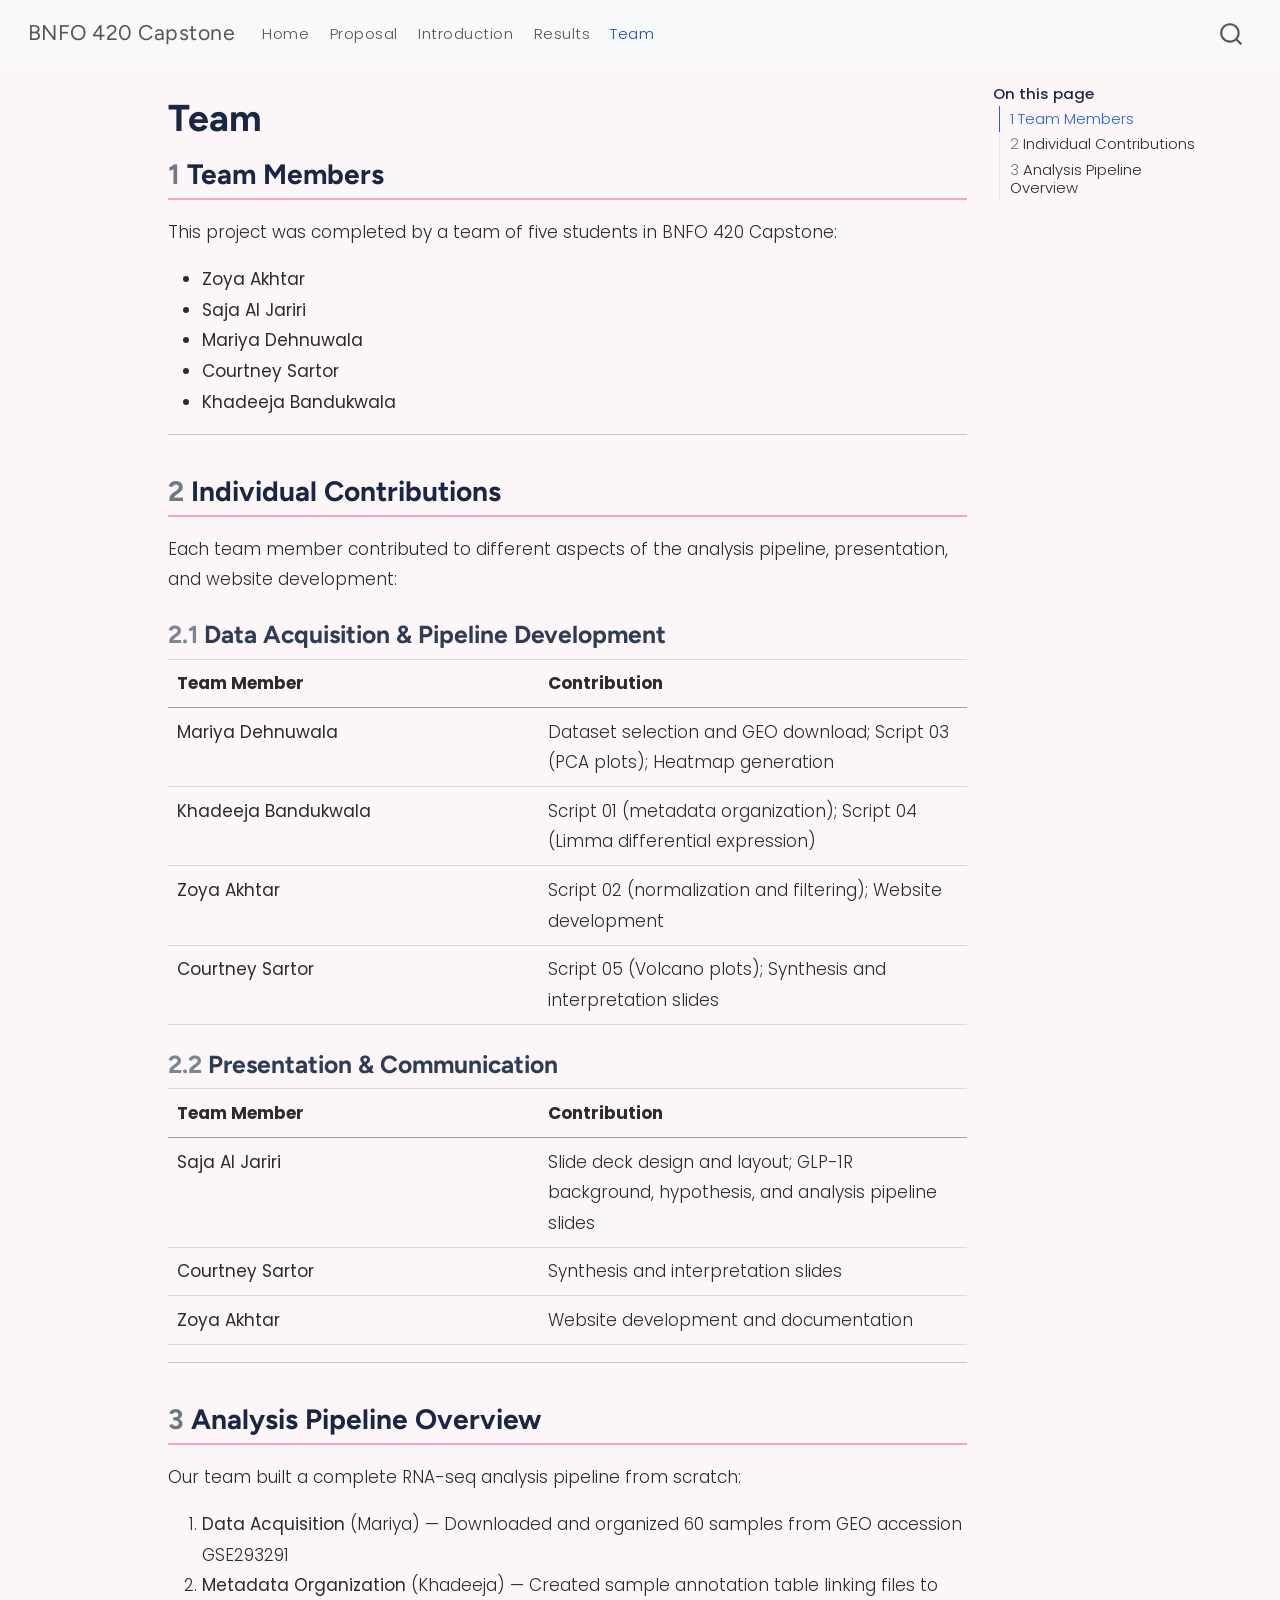
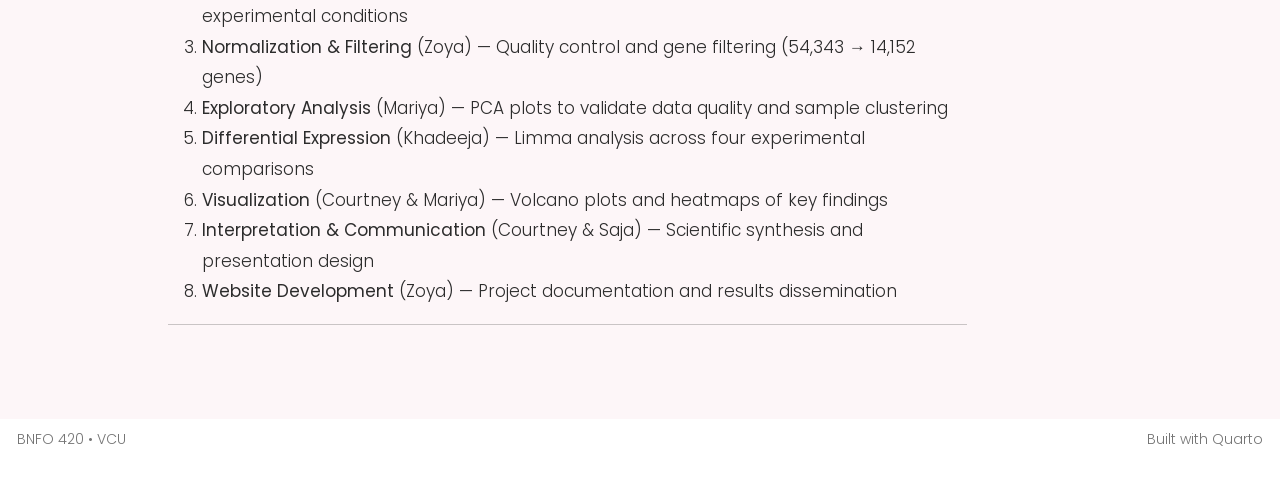
<file: team.html>
<!DOCTYPE html>
<html xmlns="http://www.w3.org/1999/xhtml" lang="en" xml:lang="en"><head>

<meta charset="utf-8">
<meta name="generator" content="quarto-1.8.27">

<meta name="viewport" content="width=device-width, initial-scale=1.0, user-scalable=yes">


<title>Team – BNFO 420 Capstone</title>
<style>
code{white-space: pre-wrap;}
span.smallcaps{font-variant: small-caps;}
div.columns{display: flex; gap: min(4vw, 1.5em);}
div.column{flex: auto; overflow-x: auto;}
div.hanging-indent{margin-left: 1.5em; text-indent: -1.5em;}
ul.task-list{list-style: none;}
ul.task-list li input[type="checkbox"] {
  width: 0.8em;
  margin: 0 0.8em 0.2em -1em; /* quarto-specific, see https://github.com/quarto-dev/quarto-cli/issues/4556 */ 
  vertical-align: middle;
}
</style>


<script src="site_libs/quarto-nav/quarto-nav.js"></script>
<script src="site_libs/quarto-nav/headroom.min.js"></script>
<script src="site_libs/clipboard/clipboard.min.js"></script>
<script src="site_libs/quarto-search/autocomplete.umd.js"></script>
<script src="site_libs/quarto-search/fuse.min.js"></script>
<script src="site_libs/quarto-search/quarto-search.js"></script>
<meta name="quarto:offset" content="./">
<script src="site_libs/quarto-html/quarto.js" type="module"></script>
<script src="site_libs/quarto-html/tabsets/tabsets.js" type="module"></script>
<script src="site_libs/quarto-html/axe/axe-check.js" type="module"></script>
<script src="site_libs/quarto-html/popper.min.js"></script>
<script src="site_libs/quarto-html/tippy.umd.min.js"></script>
<script src="site_libs/quarto-html/anchor.min.js"></script>
<link href="site_libs/quarto-html/tippy.css" rel="stylesheet">
<link href="site_libs/quarto-html/quarto-syntax-highlighting-ed96de9b727972fe78a7b5d16c58bf87.css" rel="stylesheet" id="quarto-text-highlighting-styles">
<script src="site_libs/bootstrap/bootstrap.min.js"></script>
<link href="site_libs/bootstrap/bootstrap-icons.css" rel="stylesheet">
<link href="site_libs/bootstrap/bootstrap-5b4ad623e5705c0698d39aec6f10cf02.min.css" rel="stylesheet" append-hash="true" id="quarto-bootstrap" data-mode="light">
<script id="quarto-search-options" type="application/json">{
  "location": "navbar",
  "copy-button": false,
  "collapse-after": 3,
  "panel-placement": "end",
  "type": "overlay",
  "limit": 50,
  "keyboard-shortcut": [
    "f",
    "/",
    "s"
  ],
  "show-item-context": false,
  "language": {
    "search-no-results-text": "No results",
    "search-matching-documents-text": "matching documents",
    "search-copy-link-title": "Copy link to search",
    "search-hide-matches-text": "Hide additional matches",
    "search-more-match-text": "more match in this document",
    "search-more-matches-text": "more matches in this document",
    "search-clear-button-title": "Clear",
    "search-text-placeholder": "",
    "search-detached-cancel-button-title": "Cancel",
    "search-submit-button-title": "Submit",
    "search-label": "Search"
  }
}</script>


<link rel="stylesheet" href="styles.css">
</head>

<body class="nav-fixed quarto-light">

<div id="quarto-search-results"></div>
  <header id="quarto-header" class="headroom fixed-top">
    <nav class="navbar navbar-expand-lg " data-bs-theme="dark">
      <div class="navbar-container container-fluid">
      <div class="navbar-brand-container mx-auto">
    <a class="navbar-brand" href="./index.html">
    <span class="navbar-title">BNFO 420 Capstone</span>
    </a>
  </div>
            <div id="quarto-search" class="" title="Search"></div>
          <button class="navbar-toggler" type="button" data-bs-toggle="collapse" data-bs-target="#navbarCollapse" aria-controls="navbarCollapse" role="menu" aria-expanded="false" aria-label="Toggle navigation" onclick="if (window.quartoToggleHeadroom) { window.quartoToggleHeadroom(); }">
  <span class="navbar-toggler-icon"></span>
</button>
          <div class="collapse navbar-collapse" id="navbarCollapse">
            <ul class="navbar-nav navbar-nav-scroll me-auto">
  <li class="nav-item">
    <a class="nav-link" href="./index.html"> 
<span class="menu-text">Home</span></a>
  </li>  
  <li class="nav-item">
    <a class="nav-link" href="./proposal.html"> 
<span class="menu-text">Proposal</span></a>
  </li>  
  <li class="nav-item">
    <a class="nav-link" href="./introduction.html"> 
<span class="menu-text">Introduction</span></a>
  </li>  
  <li class="nav-item">
    <a class="nav-link" href="./results.html"> 
<span class="menu-text">Results</span></a>
  </li>  
  <li class="nav-item">
    <a class="nav-link active" href="./team.html" aria-current="page"> 
<span class="menu-text">Team</span></a>
  </li>  
</ul>
          </div> <!-- /navcollapse -->
            <div class="quarto-navbar-tools">
</div>
      </div> <!-- /container-fluid -->
    </nav>
</header>
<!-- content -->
<div id="quarto-content" class="quarto-container page-columns page-rows-contents page-layout-article page-navbar">
<!-- sidebar -->
<!-- margin-sidebar -->
    <div id="quarto-margin-sidebar" class="sidebar margin-sidebar">
        <nav id="TOC" role="doc-toc" class="toc-active">
    <h2 id="toc-title">On this page</h2>
   
  <ul>
  <li><a href="#team-members" id="toc-team-members" class="nav-link active" data-scroll-target="#team-members"><span class="header-section-number">1</span> Team Members</a></li>
  <li><a href="#individual-contributions" id="toc-individual-contributions" class="nav-link" data-scroll-target="#individual-contributions"><span class="header-section-number">2</span> Individual Contributions</a>
  <ul class="collapse">
  <li><a href="#data-acquisition-pipeline-development" id="toc-data-acquisition-pipeline-development" class="nav-link" data-scroll-target="#data-acquisition-pipeline-development"><span class="header-section-number">2.1</span> Data Acquisition &amp; Pipeline Development</a></li>
  <li><a href="#presentation-communication" id="toc-presentation-communication" class="nav-link" data-scroll-target="#presentation-communication"><span class="header-section-number">2.2</span> Presentation &amp; Communication</a></li>
  </ul></li>
  <li><a href="#analysis-pipeline-overview" id="toc-analysis-pipeline-overview" class="nav-link" data-scroll-target="#analysis-pipeline-overview"><span class="header-section-number">3</span> Analysis Pipeline Overview</a></li>
  </ul>
</nav>
    </div>
<!-- main -->
<main class="content" id="quarto-document-content">

<header id="title-block-header" class="quarto-title-block default">
<div class="quarto-title">
<h1 class="title">Team</h1>
</div>



<div class="quarto-title-meta">

    
  
    
  </div>
  


</header>


<section id="team-members" class="level2" data-number="1">
<h2 data-number="1" class="anchored" data-anchor-id="team-members"><span class="header-section-number">1</span> Team Members</h2>
<p>This project was completed by a team of five students in BNFO 420 Capstone:</p>
<ul>
<li><strong>Zoya Akhtar</strong></li>
<li><strong>Saja Al Jariri</strong></li>
<li><strong>Mariya Dehnuwala</strong></li>
<li><strong>Courtney Sartor</strong></li>
<li><strong>Khadeeja Bandukwala</strong></li>
</ul>
<hr>
</section>
<section id="individual-contributions" class="level2" data-number="2">
<h2 data-number="2" class="anchored" data-anchor-id="individual-contributions"><span class="header-section-number">2</span> Individual Contributions</h2>
<p>Each team member contributed to different aspects of the analysis pipeline, presentation, and website development:</p>
<section id="data-acquisition-pipeline-development" class="level3" data-number="2.1">
<h3 data-number="2.1" class="anchored" data-anchor-id="data-acquisition-pipeline-development"><span class="header-section-number">2.1</span> Data Acquisition &amp; Pipeline Development</h3>
<table class="caption-top table">
<colgroup>
<col style="width: 46%">
<col style="width: 53%">
</colgroup>
<thead>
<tr class="header">
<th>Team Member</th>
<th>Contribution</th>
</tr>
</thead>
<tbody>
<tr class="odd">
<td><strong>Mariya Dehnuwala</strong></td>
<td>Dataset selection and GEO download; Script 03 (PCA plots); Heatmap generation</td>
</tr>
<tr class="even">
<td><strong>Khadeeja Bandukwala</strong></td>
<td>Script 01 (metadata organization); Script 04 (Limma differential expression)</td>
</tr>
<tr class="odd">
<td><strong>Zoya Akhtar</strong></td>
<td>Script 02 (normalization and filtering); Website development</td>
</tr>
<tr class="even">
<td><strong>Courtney Sartor</strong></td>
<td>Script 05 (Volcano plots); Synthesis and interpretation slides</td>
</tr>
</tbody>
</table>
</section>
<section id="presentation-communication" class="level3" data-number="2.2">
<h3 data-number="2.2" class="anchored" data-anchor-id="presentation-communication"><span class="header-section-number">2.2</span> Presentation &amp; Communication</h3>
<table class="caption-top table">
<colgroup>
<col style="width: 46%">
<col style="width: 53%">
</colgroup>
<thead>
<tr class="header">
<th>Team Member</th>
<th>Contribution</th>
</tr>
</thead>
<tbody>
<tr class="odd">
<td><strong>Saja Al Jariri</strong></td>
<td>Slide deck design and layout; GLP-1R background, hypothesis, and analysis pipeline slides</td>
</tr>
<tr class="even">
<td><strong>Courtney Sartor</strong></td>
<td>Synthesis and interpretation slides</td>
</tr>
<tr class="odd">
<td><strong>Zoya Akhtar</strong></td>
<td>Website development and documentation</td>
</tr>
</tbody>
</table>
<hr>
</section>
</section>
<section id="analysis-pipeline-overview" class="level2" data-number="3">
<h2 data-number="3" class="anchored" data-anchor-id="analysis-pipeline-overview"><span class="header-section-number">3</span> Analysis Pipeline Overview</h2>
<p>Our team built a complete RNA-seq analysis pipeline from scratch:</p>
<ol type="1">
<li><strong>Data Acquisition</strong> (Mariya) — Downloaded and organized 60 samples from GEO accession GSE293291</li>
<li><strong>Metadata Organization</strong> (Khadeeja) — Created sample annotation table linking files to experimental conditions</li>
<li><strong>Normalization &amp; Filtering</strong> (Zoya) — Quality control and gene filtering (54,343 → 14,152 genes)</li>
<li><strong>Exploratory Analysis</strong> (Mariya) — PCA plots to validate data quality and sample clustering</li>
<li><strong>Differential Expression</strong> (Khadeeja) — Limma analysis across four experimental comparisons</li>
<li><strong>Visualization</strong> (Courtney &amp; Mariya) — Volcano plots and heatmaps of key findings</li>
<li><strong>Interpretation &amp; Communication</strong> (Courtney &amp; Saja) — Scientific synthesis and presentation design</li>
<li><strong>Website Development</strong> (Zoya) — Project documentation and results dissemination</li>
</ol>
<hr>


</section>

</main> <!-- /main -->
<script id="quarto-html-after-body" type="application/javascript">
  window.document.addEventListener("DOMContentLoaded", function (event) {
    const icon = "";
    const anchorJS = new window.AnchorJS();
    anchorJS.options = {
      placement: 'right',
      icon: icon
    };
    anchorJS.add('.anchored');
    const isCodeAnnotation = (el) => {
      for (const clz of el.classList) {
        if (clz.startsWith('code-annotation-')) {                     
          return true;
        }
      }
      return false;
    }
    const onCopySuccess = function(e) {
      // button target
      const button = e.trigger;
      // don't keep focus
      button.blur();
      // flash "checked"
      button.classList.add('code-copy-button-checked');
      var currentTitle = button.getAttribute("title");
      button.setAttribute("title", "Copied!");
      let tooltip;
      if (window.bootstrap) {
        button.setAttribute("data-bs-toggle", "tooltip");
        button.setAttribute("data-bs-placement", "left");
        button.setAttribute("data-bs-title", "Copied!");
        tooltip = new bootstrap.Tooltip(button, 
          { trigger: "manual", 
            customClass: "code-copy-button-tooltip",
            offset: [0, -8]});
        tooltip.show();    
      }
      setTimeout(function() {
        if (tooltip) {
          tooltip.hide();
          button.removeAttribute("data-bs-title");
          button.removeAttribute("data-bs-toggle");
          button.removeAttribute("data-bs-placement");
        }
        button.setAttribute("title", currentTitle);
        button.classList.remove('code-copy-button-checked');
      }, 1000);
      // clear code selection
      e.clearSelection();
    }
    const getTextToCopy = function(trigger) {
      const outerScaffold = trigger.parentElement.cloneNode(true);
      const codeEl = outerScaffold.querySelector('code');
      for (const childEl of codeEl.children) {
        if (isCodeAnnotation(childEl)) {
          childEl.remove();
        }
      }
      return codeEl.innerText;
    }
    const clipboard = new window.ClipboardJS('.code-copy-button:not([data-in-quarto-modal])', {
      text: getTextToCopy
    });
    clipboard.on('success', onCopySuccess);
    if (window.document.getElementById('quarto-embedded-source-code-modal')) {
      const clipboardModal = new window.ClipboardJS('.code-copy-button[data-in-quarto-modal]', {
        text: getTextToCopy,
        container: window.document.getElementById('quarto-embedded-source-code-modal')
      });
      clipboardModal.on('success', onCopySuccess);
    }
      var localhostRegex = new RegExp(/^(?:http|https):\/\/localhost\:?[0-9]*\//);
      var mailtoRegex = new RegExp(/^mailto:/);
        var filterRegex = new RegExp("https:\/\/bandukwalak\.github\.io\/kb_demo1\/");
      var isInternal = (href) => {
          return filterRegex.test(href) || localhostRegex.test(href) || mailtoRegex.test(href);
      }
      // Inspect non-navigation links and adorn them if external
     var links = window.document.querySelectorAll('a[href]:not(.nav-link):not(.navbar-brand):not(.toc-action):not(.sidebar-link):not(.sidebar-item-toggle):not(.pagination-link):not(.no-external):not([aria-hidden]):not(.dropdown-item):not(.quarto-navigation-tool):not(.about-link)');
      for (var i=0; i<links.length; i++) {
        const link = links[i];
        if (!isInternal(link.href)) {
          // undo the damage that might have been done by quarto-nav.js in the case of
          // links that we want to consider external
          if (link.dataset.originalHref !== undefined) {
            link.href = link.dataset.originalHref;
          }
        }
      }
    function tippyHover(el, contentFn, onTriggerFn, onUntriggerFn) {
      const config = {
        allowHTML: true,
        maxWidth: 500,
        delay: 100,
        arrow: false,
        appendTo: function(el) {
            return el.parentElement;
        },
        interactive: true,
        interactiveBorder: 10,
        theme: 'quarto',
        placement: 'bottom-start',
      };
      if (contentFn) {
        config.content = contentFn;
      }
      if (onTriggerFn) {
        config.onTrigger = onTriggerFn;
      }
      if (onUntriggerFn) {
        config.onUntrigger = onUntriggerFn;
      }
      window.tippy(el, config); 
    }
    const noterefs = window.document.querySelectorAll('a[role="doc-noteref"]');
    for (var i=0; i<noterefs.length; i++) {
      const ref = noterefs[i];
      tippyHover(ref, function() {
        // use id or data attribute instead here
        let href = ref.getAttribute('data-footnote-href') || ref.getAttribute('href');
        try { href = new URL(href).hash; } catch {}
        const id = href.replace(/^#\/?/, "");
        const note = window.document.getElementById(id);
        if (note) {
          return note.innerHTML;
        } else {
          return "";
        }
      });
    }
    const xrefs = window.document.querySelectorAll('a.quarto-xref');
    const processXRef = (id, note) => {
      // Strip column container classes
      const stripColumnClz = (el) => {
        el.classList.remove("page-full", "page-columns");
        if (el.children) {
          for (const child of el.children) {
            stripColumnClz(child);
          }
        }
      }
      stripColumnClz(note)
      if (id === null || id.startsWith('sec-')) {
        // Special case sections, only their first couple elements
        const container = document.createElement("div");
        if (note.children && note.children.length > 2) {
          container.appendChild(note.children[0].cloneNode(true));
          for (let i = 1; i < note.children.length; i++) {
            const child = note.children[i];
            if (child.tagName === "P" && child.innerText === "") {
              continue;
            } else {
              container.appendChild(child.cloneNode(true));
              break;
            }
          }
          if (window.Quarto?.typesetMath) {
            window.Quarto.typesetMath(container);
          }
          return container.innerHTML
        } else {
          if (window.Quarto?.typesetMath) {
            window.Quarto.typesetMath(note);
          }
          return note.innerHTML;
        }
      } else {
        // Remove any anchor links if they are present
        const anchorLink = note.querySelector('a.anchorjs-link');
        if (anchorLink) {
          anchorLink.remove();
        }
        if (window.Quarto?.typesetMath) {
          window.Quarto.typesetMath(note);
        }
        if (note.classList.contains("callout")) {
          return note.outerHTML;
        } else {
          return note.innerHTML;
        }
      }
    }
    for (var i=0; i<xrefs.length; i++) {
      const xref = xrefs[i];
      tippyHover(xref, undefined, function(instance) {
        instance.disable();
        let url = xref.getAttribute('href');
        let hash = undefined; 
        if (url.startsWith('#')) {
          hash = url;
        } else {
          try { hash = new URL(url).hash; } catch {}
        }
        if (hash) {
          const id = hash.replace(/^#\/?/, "");
          const note = window.document.getElementById(id);
          if (note !== null) {
            try {
              const html = processXRef(id, note.cloneNode(true));
              instance.setContent(html);
            } finally {
              instance.enable();
              instance.show();
            }
          } else {
            // See if we can fetch this
            fetch(url.split('#')[0])
            .then(res => res.text())
            .then(html => {
              const parser = new DOMParser();
              const htmlDoc = parser.parseFromString(html, "text/html");
              const note = htmlDoc.getElementById(id);
              if (note !== null) {
                const html = processXRef(id, note);
                instance.setContent(html);
              } 
            }).finally(() => {
              instance.enable();
              instance.show();
            });
          }
        } else {
          // See if we can fetch a full url (with no hash to target)
          // This is a special case and we should probably do some content thinning / targeting
          fetch(url)
          .then(res => res.text())
          .then(html => {
            const parser = new DOMParser();
            const htmlDoc = parser.parseFromString(html, "text/html");
            const note = htmlDoc.querySelector('main.content');
            if (note !== null) {
              // This should only happen for chapter cross references
              // (since there is no id in the URL)
              // remove the first header
              if (note.children.length > 0 && note.children[0].tagName === "HEADER") {
                note.children[0].remove();
              }
              const html = processXRef(null, note);
              instance.setContent(html);
            } 
          }).finally(() => {
            instance.enable();
            instance.show();
          });
        }
      }, function(instance) {
      });
    }
        let selectedAnnoteEl;
        const selectorForAnnotation = ( cell, annotation) => {
          let cellAttr = 'data-code-cell="' + cell + '"';
          let lineAttr = 'data-code-annotation="' +  annotation + '"';
          const selector = 'span[' + cellAttr + '][' + lineAttr + ']';
          return selector;
        }
        const selectCodeLines = (annoteEl) => {
          const doc = window.document;
          const targetCell = annoteEl.getAttribute("data-target-cell");
          const targetAnnotation = annoteEl.getAttribute("data-target-annotation");
          const annoteSpan = window.document.querySelector(selectorForAnnotation(targetCell, targetAnnotation));
          const lines = annoteSpan.getAttribute("data-code-lines").split(",");
          const lineIds = lines.map((line) => {
            return targetCell + "-" + line;
          })
          let top = null;
          let height = null;
          let parent = null;
          if (lineIds.length > 0) {
              //compute the position of the single el (top and bottom and make a div)
              const el = window.document.getElementById(lineIds[0]);
              top = el.offsetTop;
              height = el.offsetHeight;
              parent = el.parentElement.parentElement;
            if (lineIds.length > 1) {
              const lastEl = window.document.getElementById(lineIds[lineIds.length - 1]);
              const bottom = lastEl.offsetTop + lastEl.offsetHeight;
              height = bottom - top;
            }
            if (top !== null && height !== null && parent !== null) {
              // cook up a div (if necessary) and position it 
              let div = window.document.getElementById("code-annotation-line-highlight");
              if (div === null) {
                div = window.document.createElement("div");
                div.setAttribute("id", "code-annotation-line-highlight");
                div.style.position = 'absolute';
                parent.appendChild(div);
              }
              div.style.top = top - 2 + "px";
              div.style.height = height + 4 + "px";
              div.style.left = 0;
              let gutterDiv = window.document.getElementById("code-annotation-line-highlight-gutter");
              if (gutterDiv === null) {
                gutterDiv = window.document.createElement("div");
                gutterDiv.setAttribute("id", "code-annotation-line-highlight-gutter");
                gutterDiv.style.position = 'absolute';
                const codeCell = window.document.getElementById(targetCell);
                const gutter = codeCell.querySelector('.code-annotation-gutter');
                gutter.appendChild(gutterDiv);
              }
              gutterDiv.style.top = top - 2 + "px";
              gutterDiv.style.height = height + 4 + "px";
            }
            selectedAnnoteEl = annoteEl;
          }
        };
        const unselectCodeLines = () => {
          const elementsIds = ["code-annotation-line-highlight", "code-annotation-line-highlight-gutter"];
          elementsIds.forEach((elId) => {
            const div = window.document.getElementById(elId);
            if (div) {
              div.remove();
            }
          });
          selectedAnnoteEl = undefined;
        };
          // Handle positioning of the toggle
      window.addEventListener(
        "resize",
        throttle(() => {
          elRect = undefined;
          if (selectedAnnoteEl) {
            selectCodeLines(selectedAnnoteEl);
          }
        }, 10)
      );
      function throttle(fn, ms) {
      let throttle = false;
      let timer;
        return (...args) => {
          if(!throttle) { // first call gets through
              fn.apply(this, args);
              throttle = true;
          } else { // all the others get throttled
              if(timer) clearTimeout(timer); // cancel #2
              timer = setTimeout(() => {
                fn.apply(this, args);
                timer = throttle = false;
              }, ms);
          }
        };
      }
        // Attach click handler to the DT
        const annoteDls = window.document.querySelectorAll('dt[data-target-cell]');
        for (const annoteDlNode of annoteDls) {
          annoteDlNode.addEventListener('click', (event) => {
            const clickedEl = event.target;
            if (clickedEl !== selectedAnnoteEl) {
              unselectCodeLines();
              const activeEl = window.document.querySelector('dt[data-target-cell].code-annotation-active');
              if (activeEl) {
                activeEl.classList.remove('code-annotation-active');
              }
              selectCodeLines(clickedEl);
              clickedEl.classList.add('code-annotation-active');
            } else {
              // Unselect the line
              unselectCodeLines();
              clickedEl.classList.remove('code-annotation-active');
            }
          });
        }
    const findCites = (el) => {
      const parentEl = el.parentElement;
      if (parentEl) {
        const cites = parentEl.dataset.cites;
        if (cites) {
          return {
            el,
            cites: cites.split(' ')
          };
        } else {
          return findCites(el.parentElement)
        }
      } else {
        return undefined;
      }
    };
    var bibliorefs = window.document.querySelectorAll('a[role="doc-biblioref"]');
    for (var i=0; i<bibliorefs.length; i++) {
      const ref = bibliorefs[i];
      const citeInfo = findCites(ref);
      if (citeInfo) {
        tippyHover(citeInfo.el, function() {
          var popup = window.document.createElement('div');
          citeInfo.cites.forEach(function(cite) {
            var citeDiv = window.document.createElement('div');
            citeDiv.classList.add('hanging-indent');
            citeDiv.classList.add('csl-entry');
            var biblioDiv = window.document.getElementById('ref-' + cite);
            if (biblioDiv) {
              citeDiv.innerHTML = biblioDiv.innerHTML;
            }
            popup.appendChild(citeDiv);
          });
          return popup.innerHTML;
        });
      }
    }
  });
  </script>
</div> <!-- /content -->
<footer class="footer">
  <div class="nav-footer">
    <div class="nav-footer-left">
<p>BNFO 420 • VCU</p>
</div>   
    <div class="nav-footer-center">
      &nbsp;
    </div>
    <div class="nav-footer-right">
<p>Built with Quarto</p>
</div>
  </div>
</footer>




</body></html>
</file>
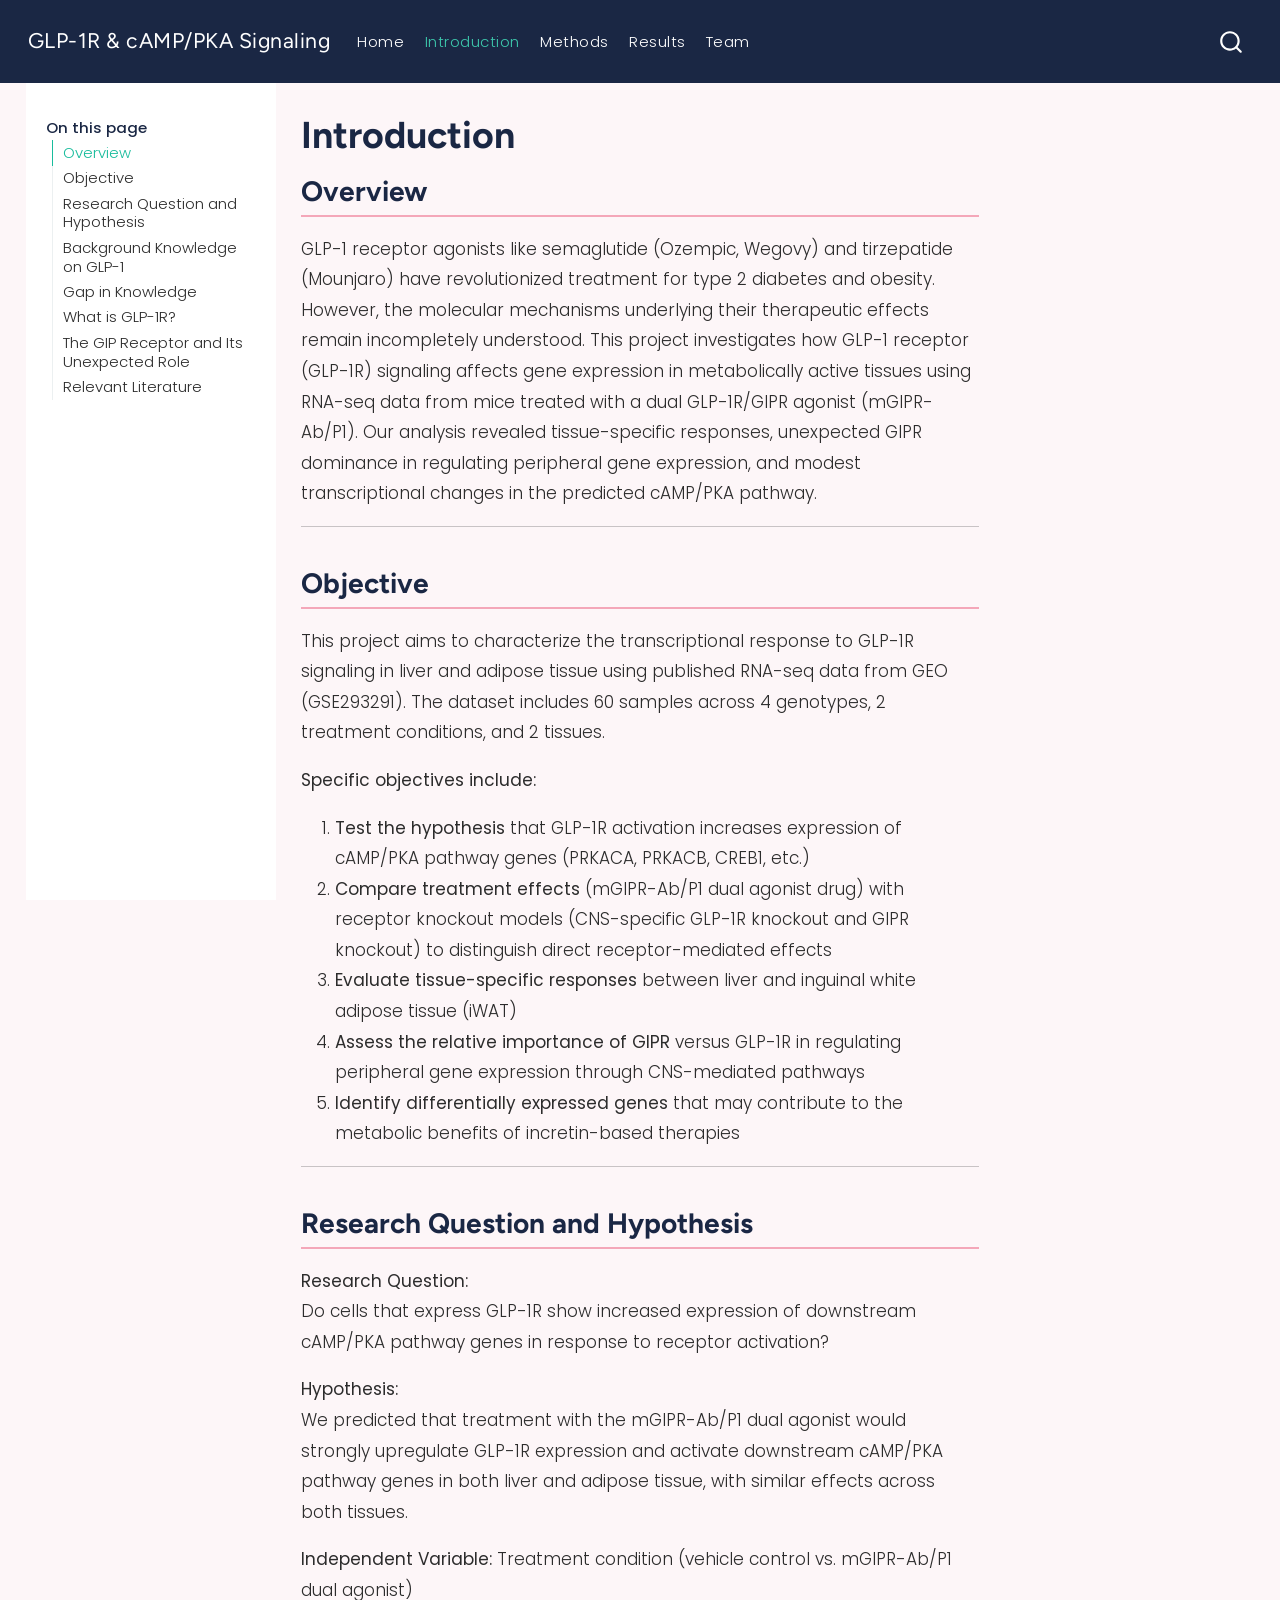
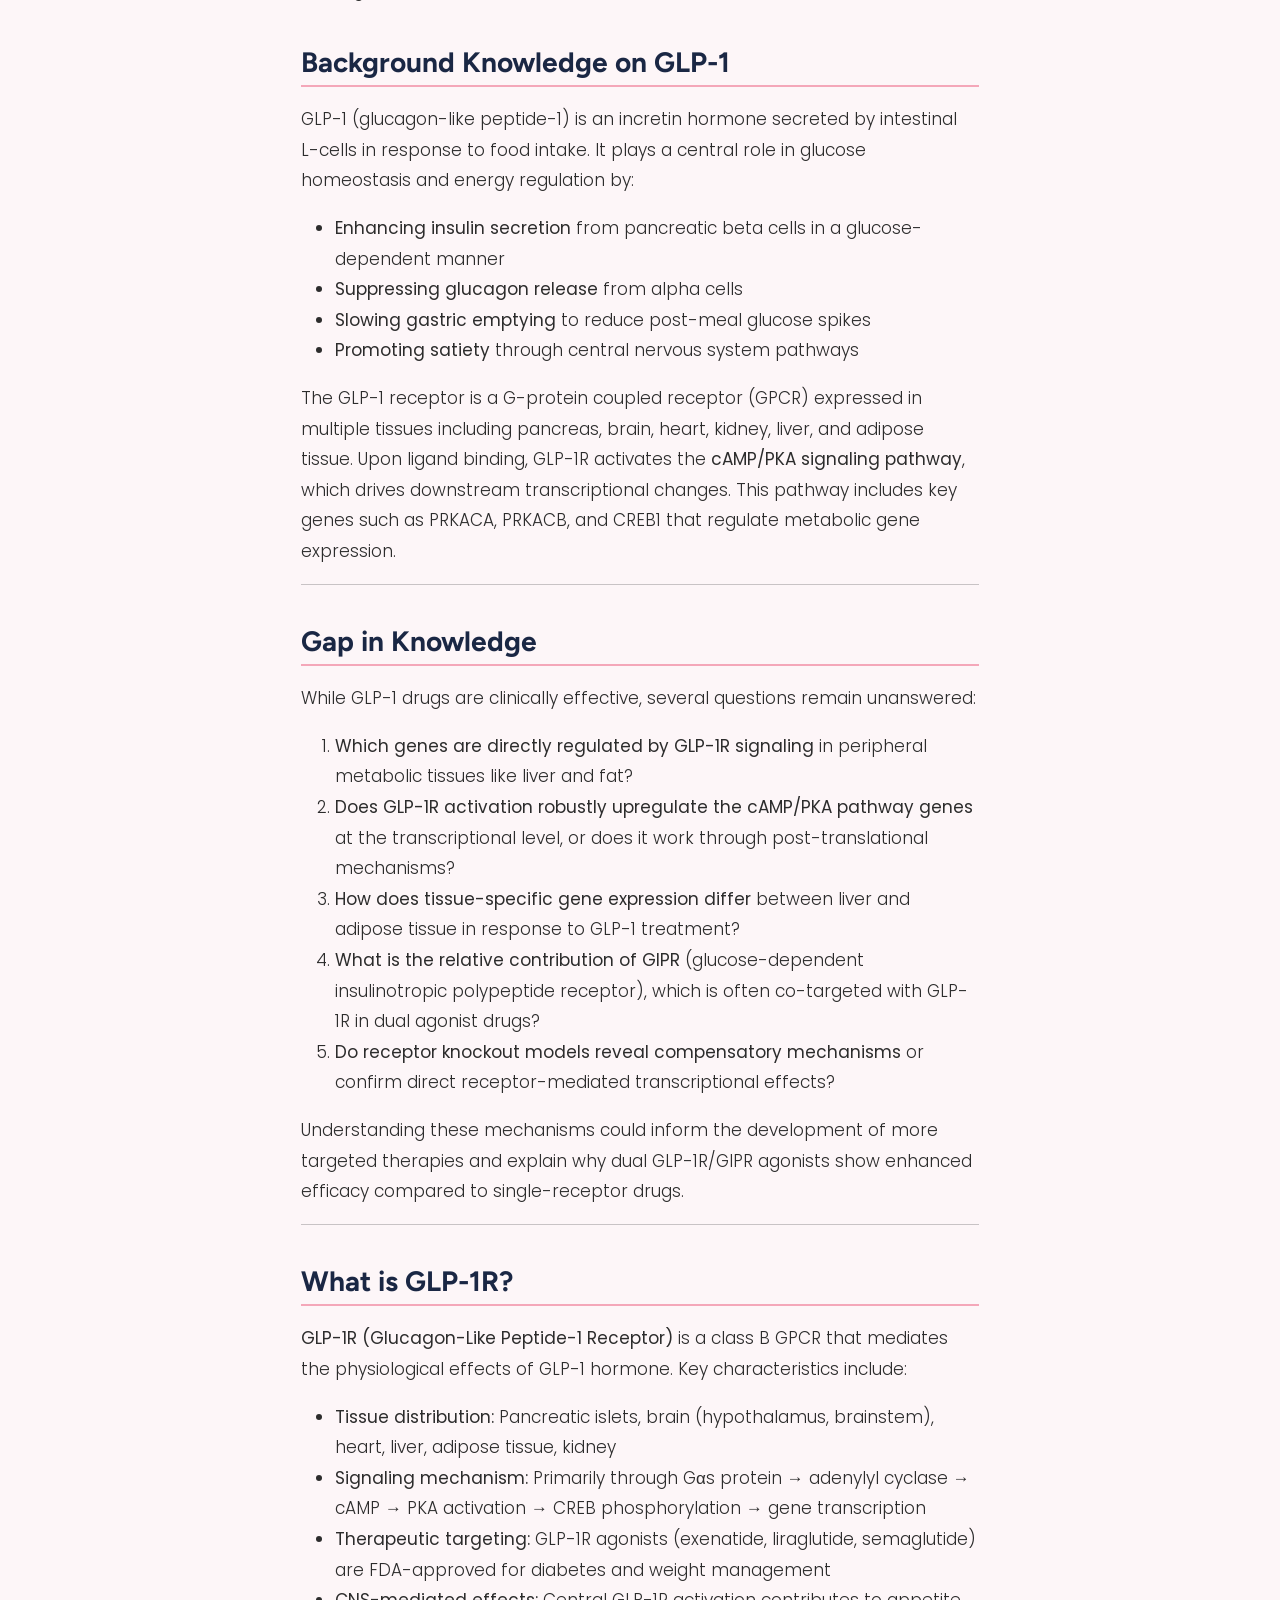
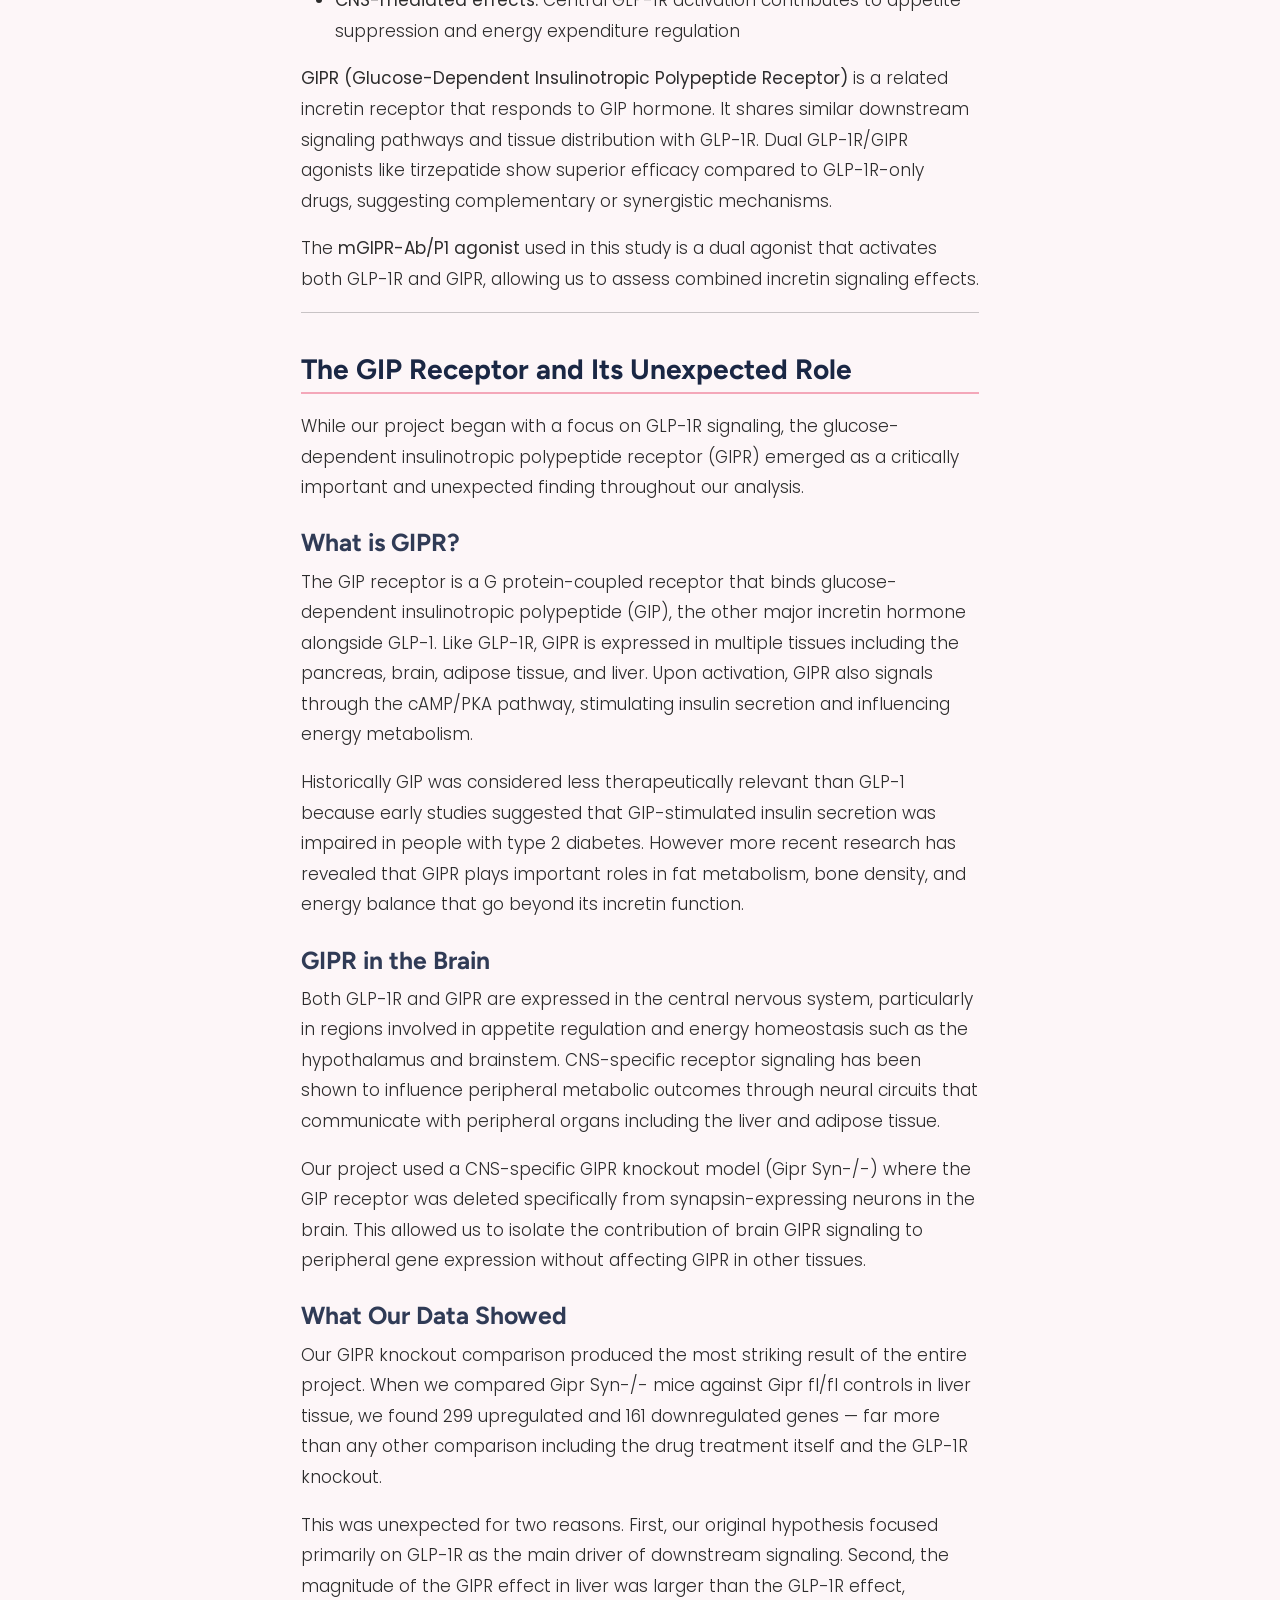
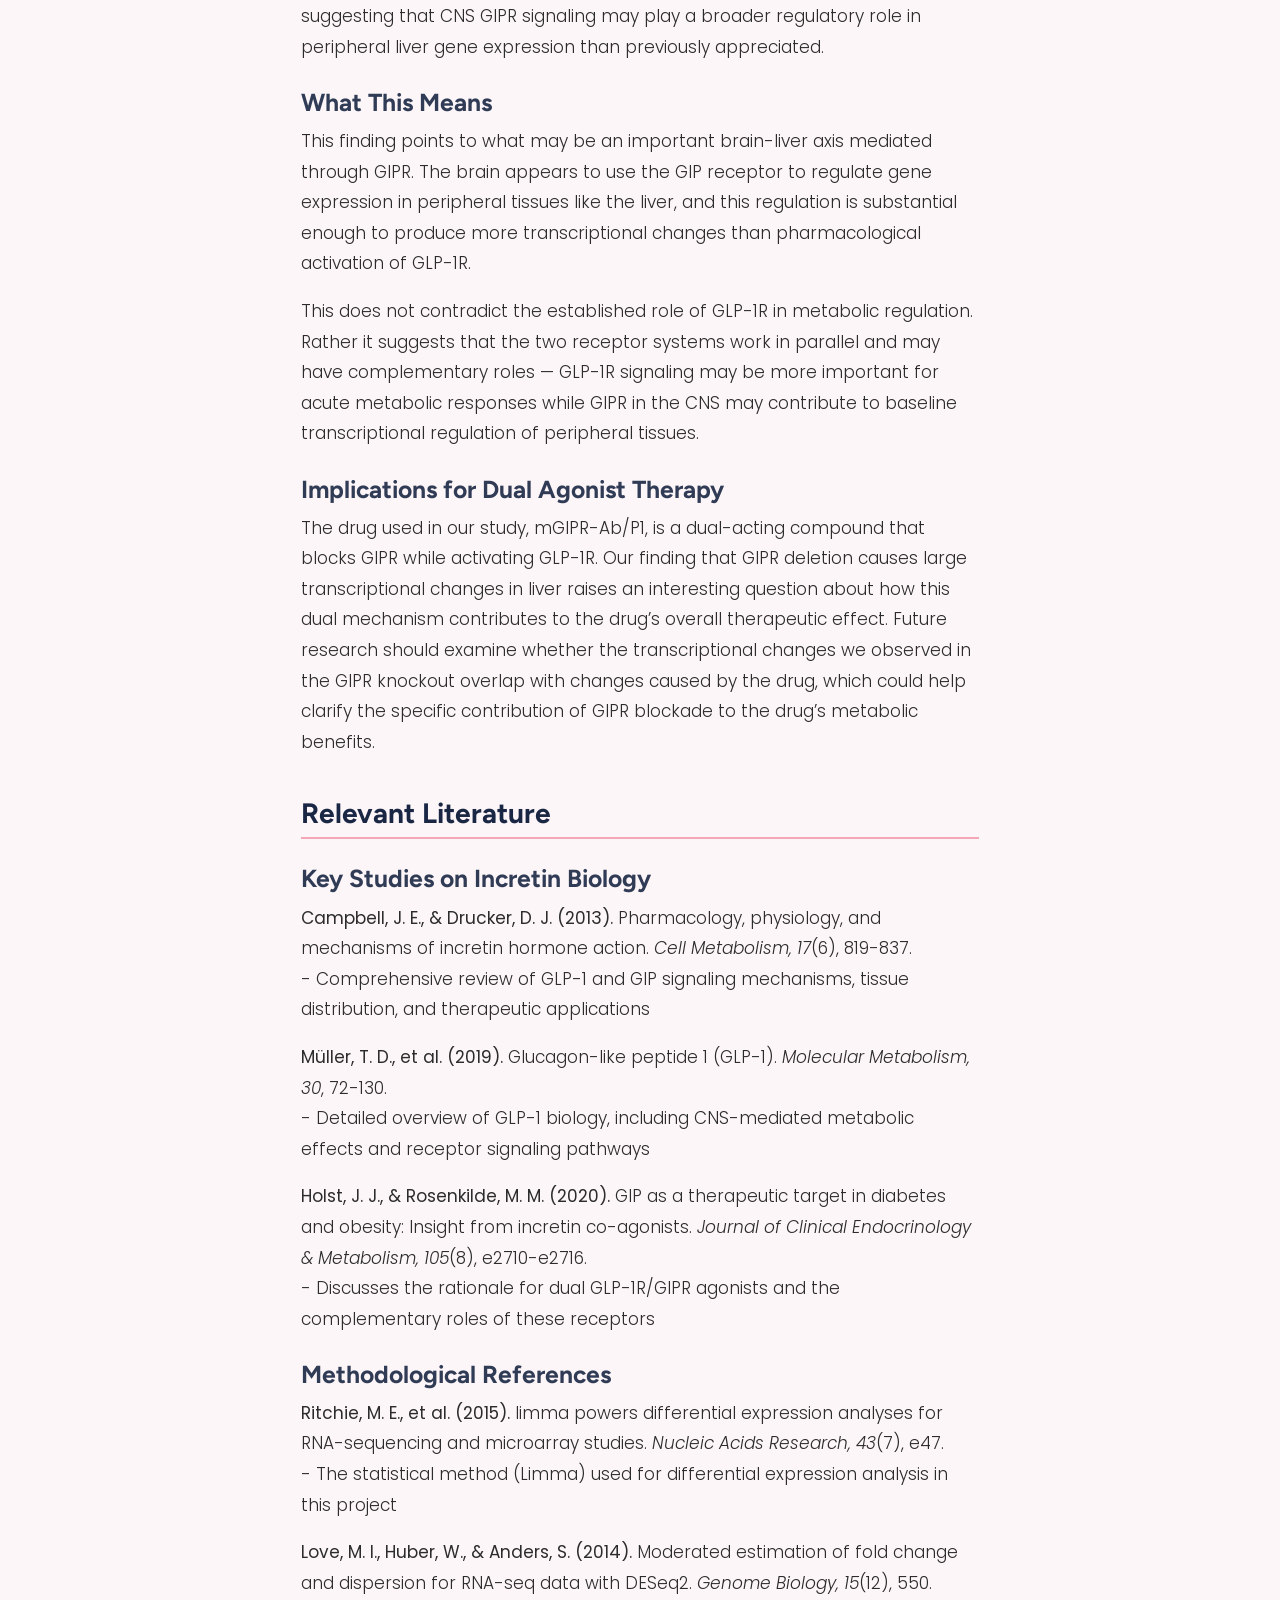
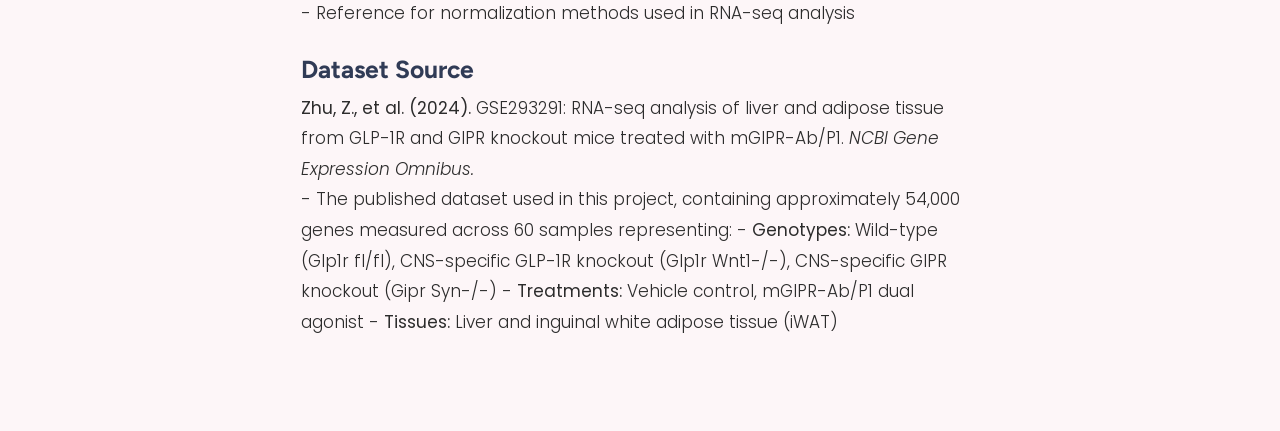
<file: docs/introduction.html>
<!DOCTYPE html>
<html xmlns="http://www.w3.org/1999/xhtml" lang="en" xml:lang="en"><head>

<meta charset="utf-8">
<meta name="generator" content="quarto-1.9.37">

<meta name="viewport" content="width=device-width, initial-scale=1.0, user-scalable=yes">


<title>Introduction – GLP-1R &amp; cAMP/PKA Signaling</title>
<style>
/* Default styles provided by pandoc.
** See https://pandoc.org/MANUAL.html#variables-for-html for config info.
*/
code{white-space: pre-wrap;}
span.smallcaps{font-variant: small-caps;}
div.columns{display: flex; gap: min(4vw, 1.5em);}
div.column{flex: auto; overflow-x: auto;}
div.hanging-indent{margin-left: 1.5em; text-indent: -1.5em;}
ul.task-list{list-style: none;}
ul.task-list li input[type="checkbox"] {
  width: 0.8em;
  margin: 0 0.8em 0.2em -1em; /* quarto-specific, see https://github.com/quarto-dev/quarto-cli/issues/4556 */ 
  vertical-align: middle;
}
</style>


<script src="site_libs/quarto-nav/quarto-nav.js"></script>
<script src="site_libs/quarto-nav/headroom.min.js"></script>
<script src="site_libs/clipboard/clipboard.min.js"></script>
<script src="site_libs/quarto-search/autocomplete.umd.js"></script>
<script src="site_libs/quarto-search/fuse.min.js"></script>
<script src="site_libs/quarto-search/quarto-search.js"></script>
<meta name="quarto:offset" content="./">
<script src="site_libs/quarto-html/quarto.js" type="module"></script>
<script src="site_libs/quarto-html/tabsets/tabsets.js" type="module"></script>
<script src="site_libs/quarto-html/popper.min.js"></script>
<script src="site_libs/quarto-html/tippy.umd.min.js"></script>
<script src="site_libs/quarto-html/anchor.min.js"></script>
<link href="site_libs/quarto-html/tippy.css" rel="stylesheet">
<link href="site_libs/quarto-html/quarto-syntax-highlighting-7f8f88aac4f3542376d5c11b86a4c14d.css" rel="stylesheet" id="quarto-text-highlighting-styles">
<script src="site_libs/bootstrap/bootstrap.min.js"></script>
<link href="site_libs/bootstrap/bootstrap-icons.css" rel="stylesheet">
<link href="site_libs/bootstrap/bootstrap-bb68615f0e3a8c0c45bf09534f9ebe9d.min.css" rel="stylesheet" append-hash="true" id="quarto-bootstrap" data-mode="light">
<script id="quarto-search-options" type="application/json">{
  "location": "navbar",
  "copy-button": false,
  "collapse-after": 3,
  "panel-placement": "end",
  "type": "overlay",
  "limit": 50,
  "keyboard-shortcut": [
    "f",
    "/",
    "s"
  ],
  "show-item-context": false,
  "language": {
    "search-no-results-text": "No results",
    "search-matching-documents-text": "matching documents",
    "search-copy-link-title": "Copy link to search",
    "search-hide-matches-text": "Hide additional matches",
    "search-more-match-text": "more match in this document",
    "search-more-matches-text": "more matches in this document",
    "search-clear-button-title": "Clear",
    "search-text-placeholder": "",
    "search-detached-cancel-button-title": "Cancel",
    "search-submit-button-title": "Submit",
    "search-label": "Search"
  }
}</script>
<style>html{ scroll-behavior: smooth; }</style>


<link rel="stylesheet" href="styles.css">
</head>

<body class="floating nav-fixed quarto-light">

<div id="quarto-search-results"></div>
  <header id="quarto-header" class="headroom fixed-top">
    <nav class="navbar navbar-expand-lg " data-bs-theme="dark">
      <div class="navbar-container container-fluid">
      <div class="navbar-brand-container mx-auto">
    <a class="navbar-brand" href="./index.html">
    <span class="navbar-title">GLP-1R &amp; cAMP/PKA Signaling</span>
    </a>
  </div>
            <div id="quarto-search" class="" title="Search"></div>
          <button class="navbar-toggler" type="button" data-bs-toggle="collapse" data-bs-target="#navbarCollapse" aria-controls="navbarCollapse" role="menu" aria-expanded="false" aria-label="Toggle navigation" onclick="if (window.quartoToggleHeadroom) { window.quartoToggleHeadroom(); }">
  <span class="navbar-toggler-icon"></span>
</button>
          <div class="collapse navbar-collapse" id="navbarCollapse">
            <ul class="navbar-nav navbar-nav-scroll me-auto">
  <li class="nav-item">
    <a class="nav-link" href="./index.html"> 
<span class="menu-text">Home</span></a>
  </li>  
  <li class="nav-item">
    <a class="nav-link active" href="./introduction.html" aria-current="page"> 
<span class="menu-text">Introduction</span></a>
  </li>  
  <li class="nav-item">
    <a class="nav-link" href="./proposal.html"> 
<span class="menu-text">Methods</span></a>
  </li>  
  <li class="nav-item">
    <a class="nav-link" href="./results.html"> 
<span class="menu-text">Results</span></a>
  </li>  
  <li class="nav-item">
    <a class="nav-link" href="./team.html"> 
<span class="menu-text">Team</span></a>
  </li>  
</ul>
          </div> <!-- /navcollapse -->
            <div class="quarto-navbar-tools">
</div>
      </div> <!-- /container-fluid -->
    </nav>
</header>
<!-- content -->
<div id="quarto-content" class="quarto-container page-columns page-rows-contents page-layout-article page-navbar">
<!-- sidebar -->
  <nav id="quarto-sidebar" class="sidebar collapse collapse-horizontal quarto-sidebar-collapse-item sidebar-navigation floating overflow-auto">
    <nav id="TOC" role="doc-toc" class="toc-active">
    <h2 id="toc-title">On this page</h2>
   
  <ul>
  <li><a href="#overview" id="toc-overview" class="nav-link active" data-scroll-target="#overview">Overview</a></li>
  <li><a href="#objective" id="toc-objective" class="nav-link" data-scroll-target="#objective">Objective</a></li>
  <li><a href="#research-question-and-hypothesis" id="toc-research-question-and-hypothesis" class="nav-link" data-scroll-target="#research-question-and-hypothesis">Research Question and Hypothesis</a></li>
  <li><a href="#background-knowledge-on-glp-1" id="toc-background-knowledge-on-glp-1" class="nav-link" data-scroll-target="#background-knowledge-on-glp-1">Background Knowledge on GLP-1</a></li>
  <li><a href="#gap-in-knowledge" id="toc-gap-in-knowledge" class="nav-link" data-scroll-target="#gap-in-knowledge">Gap in Knowledge</a></li>
  <li><a href="#what-is-glp-1r" id="toc-what-is-glp-1r" class="nav-link" data-scroll-target="#what-is-glp-1r">What is GLP-1R?</a></li>
  <li><a href="#the-gip-receptor-and-its-unexpected-role" id="toc-the-gip-receptor-and-its-unexpected-role" class="nav-link" data-scroll-target="#the-gip-receptor-and-its-unexpected-role">The GIP Receptor and Its Unexpected Role</a>
  <ul class="collapse">
  <li><a href="#what-is-gipr" id="toc-what-is-gipr" class="nav-link" data-scroll-target="#what-is-gipr">What is GIPR?</a></li>
  <li><a href="#gipr-in-the-brain" id="toc-gipr-in-the-brain" class="nav-link" data-scroll-target="#gipr-in-the-brain">GIPR in the Brain</a></li>
  <li><a href="#what-our-data-showed" id="toc-what-our-data-showed" class="nav-link" data-scroll-target="#what-our-data-showed">What Our Data Showed</a></li>
  <li><a href="#what-this-means" id="toc-what-this-means" class="nav-link" data-scroll-target="#what-this-means">What This Means</a></li>
  <li><a href="#implications-for-dual-agonist-therapy" id="toc-implications-for-dual-agonist-therapy" class="nav-link" data-scroll-target="#implications-for-dual-agonist-therapy">Implications for Dual Agonist Therapy</a></li>
  </ul></li>
  <li><a href="#relevant-literature" id="toc-relevant-literature" class="nav-link" data-scroll-target="#relevant-literature">Relevant Literature</a>
  <ul class="collapse">
  <li><a href="#key-studies-on-incretin-biology" id="toc-key-studies-on-incretin-biology" class="nav-link" data-scroll-target="#key-studies-on-incretin-biology">Key Studies on Incretin Biology</a></li>
  <li><a href="#methodological-references" id="toc-methodological-references" class="nav-link" data-scroll-target="#methodological-references">Methodological References</a></li>
  <li><a href="#dataset-source" id="toc-dataset-source" class="nav-link" data-scroll-target="#dataset-source">Dataset Source</a></li>
  </ul></li>
  </ul>
</nav>
</nav>
<div id="quarto-sidebar-glass" class="quarto-sidebar-collapse-item" data-bs-toggle="collapse" data-bs-target=".quarto-sidebar-collapse-item"></div>
<!-- margin-sidebar -->
    <div id="quarto-margin-sidebar" class="sidebar margin-sidebar zindex-bottom">
    </div>
<!-- main -->
<main class="content" id="quarto-document-content">

<header id="title-block-header" class="quarto-title-block default">
<div class="quarto-title">
<h1 class="title">Introduction</h1>
</div>



<div class="quarto-title-meta">

    
  
    
  </div>
  


</header>


<section id="overview" class="level2">
<h2 class="anchored" data-anchor-id="overview">Overview</h2>
<p>GLP-1 receptor agonists like semaglutide (Ozempic, Wegovy) and tirzepatide (Mounjaro) have revolutionized treatment for type 2 diabetes and obesity. However, the molecular mechanisms underlying their therapeutic effects remain incompletely understood. This project investigates how GLP-1 receptor (GLP-1R) signaling affects gene expression in metabolically active tissues using RNA-seq data from mice treated with a dual GLP-1R/GIPR agonist (mGIPR-Ab/P1). Our analysis revealed tissue-specific responses, unexpected GIPR dominance in regulating peripheral gene expression, and modest transcriptional changes in the predicted cAMP/PKA pathway.</p>
<hr>
</section>
<section id="objective" class="level2">
<h2 class="anchored" data-anchor-id="objective">Objective</h2>
<p>This project aims to characterize the transcriptional response to GLP-1R signaling in liver and adipose tissue using published RNA-seq data from GEO (GSE293291). The dataset includes 60 samples across 4 genotypes, 2 treatment conditions, and 2 tissues.</p>
<p><strong>Specific objectives include:</strong></p>
<ol type="1">
<li><strong>Test the hypothesis</strong> that GLP-1R activation increases expression of cAMP/PKA pathway genes (PRKACA, PRKACB, CREB1, etc.)</li>
<li><strong>Compare treatment effects</strong> (mGIPR-Ab/P1 dual agonist drug) with receptor knockout models (CNS-specific GLP-1R knockout and GIPR knockout) to distinguish direct receptor-mediated effects</li>
<li><strong>Evaluate tissue-specific responses</strong> between liver and inguinal white adipose tissue (iWAT)</li>
<li><strong>Assess the relative importance of GIPR</strong> versus GLP-1R in regulating peripheral gene expression through CNS-mediated pathways</li>
<li><strong>Identify differentially expressed genes</strong> that may contribute to the metabolic benefits of incretin-based therapies</li>
</ol>
<hr>
</section>
<section id="research-question-and-hypothesis" class="level2">
<h2 class="anchored" data-anchor-id="research-question-and-hypothesis">Research Question and Hypothesis</h2>
<p><strong>Research Question:</strong><br>
Do cells that express GLP-1R show increased expression of downstream cAMP/PKA pathway genes in response to receptor activation?</p>
<p><strong>Hypothesis:</strong><br>
We predicted that treatment with the mGIPR-Ab/P1 dual agonist would strongly upregulate GLP-1R expression and activate downstream cAMP/PKA pathway genes in both liver and adipose tissue, with similar effects across both tissues.</p>
<p><strong>Independent Variable:</strong> Treatment condition (vehicle control vs.&nbsp;mGIPR-Ab/P1 dual agonist)</p>
</section>
<section id="background-knowledge-on-glp-1" class="level2">
<h2 class="anchored" data-anchor-id="background-knowledge-on-glp-1">Background Knowledge on GLP-1</h2>
<p>GLP-1 (glucagon-like peptide-1) is an incretin hormone secreted by intestinal L-cells in response to food intake. It plays a central role in glucose homeostasis and energy regulation by:</p>
<ul>
<li><strong>Enhancing insulin secretion</strong> from pancreatic beta cells in a glucose-dependent manner</li>
<li><strong>Suppressing glucagon release</strong> from alpha cells</li>
<li><strong>Slowing gastric emptying</strong> to reduce post-meal glucose spikes</li>
<li><strong>Promoting satiety</strong> through central nervous system pathways</li>
</ul>
<p>The GLP-1 receptor is a G-protein coupled receptor (GPCR) expressed in multiple tissues including pancreas, brain, heart, kidney, liver, and adipose tissue. Upon ligand binding, GLP-1R activates the <strong>cAMP/PKA signaling pathway</strong>, which drives downstream transcriptional changes. This pathway includes key genes such as PRKACA, PRKACB, and CREB1 that regulate metabolic gene expression.</p>
<hr>
</section>
<section id="gap-in-knowledge" class="level2">
<h2 class="anchored" data-anchor-id="gap-in-knowledge">Gap in Knowledge</h2>
<p>While GLP-1 drugs are clinically effective, several questions remain unanswered:</p>
<ol type="1">
<li><strong>Which genes are directly regulated by GLP-1R signaling</strong> in peripheral metabolic tissues like liver and fat?</li>
<li><strong>Does GLP-1R activation robustly upregulate the cAMP/PKA pathway genes</strong> at the transcriptional level, or does it work through post-translational mechanisms?</li>
<li><strong>How does tissue-specific gene expression differ</strong> between liver and adipose tissue in response to GLP-1 treatment?</li>
<li><strong>What is the relative contribution of GIPR</strong> (glucose-dependent insulinotropic polypeptide receptor), which is often co-targeted with GLP-1R in dual agonist drugs?</li>
<li><strong>Do receptor knockout models reveal compensatory mechanisms</strong> or confirm direct receptor-mediated transcriptional effects?</li>
</ol>
<p>Understanding these mechanisms could inform the development of more targeted therapies and explain why dual GLP-1R/GIPR agonists show enhanced efficacy compared to single-receptor drugs.</p>
<hr>
</section>
<section id="what-is-glp-1r" class="level2">
<h2 class="anchored" data-anchor-id="what-is-glp-1r">What is GLP-1R?</h2>
<p><strong>GLP-1R (Glucagon-Like Peptide-1 Receptor)</strong> is a class B GPCR that mediates the physiological effects of GLP-1 hormone. Key characteristics include:</p>
<ul>
<li><strong>Tissue distribution:</strong> Pancreatic islets, brain (hypothalamus, brainstem), heart, liver, adipose tissue, kidney</li>
<li><strong>Signaling mechanism:</strong> Primarily through Gαs protein → adenylyl cyclase → cAMP → PKA activation → CREB phosphorylation → gene transcription</li>
<li><strong>Therapeutic targeting:</strong> GLP-1R agonists (exenatide, liraglutide, semaglutide) are FDA-approved for diabetes and weight management</li>
<li><strong>CNS-mediated effects:</strong> Central GLP-1R activation contributes to appetite suppression and energy expenditure regulation</li>
</ul>
<p><strong>GIPR (Glucose-Dependent Insulinotropic Polypeptide Receptor)</strong> is a related incretin receptor that responds to GIP hormone. It shares similar downstream signaling pathways and tissue distribution with GLP-1R. Dual GLP-1R/GIPR agonists like tirzepatide show superior efficacy compared to GLP-1R-only drugs, suggesting complementary or synergistic mechanisms.</p>
<p>The <strong>mGIPR-Ab/P1 agonist</strong> used in this study is a dual agonist that activates both GLP-1R and GIPR, allowing us to assess combined incretin signaling effects.</p>
<hr>
</section>
<section id="the-gip-receptor-and-its-unexpected-role" class="level2">
<h2 class="anchored" data-anchor-id="the-gip-receptor-and-its-unexpected-role">The GIP Receptor and Its Unexpected Role</h2>
<p>While our project began with a focus on GLP-1R signaling, the glucose-dependent insulinotropic polypeptide receptor (GIPR) emerged as a critically important and unexpected finding throughout our analysis.</p>
<section id="what-is-gipr" class="level3">
<h3 class="anchored" data-anchor-id="what-is-gipr">What is GIPR?</h3>
<p>The GIP receptor is a G protein-coupled receptor that binds glucose-dependent insulinotropic polypeptide (GIP), the other major incretin hormone alongside GLP-1. Like GLP-1R, GIPR is expressed in multiple tissues including the pancreas, brain, adipose tissue, and liver. Upon activation, GIPR also signals through the cAMP/PKA pathway, stimulating insulin secretion and influencing energy metabolism.</p>
<p>Historically GIP was considered less therapeutically relevant than GLP-1 because early studies suggested that GIP-stimulated insulin secretion was impaired in people with type 2 diabetes. However more recent research has revealed that GIPR plays important roles in fat metabolism, bone density, and energy balance that go beyond its incretin function.</p>
</section>
<section id="gipr-in-the-brain" class="level3">
<h3 class="anchored" data-anchor-id="gipr-in-the-brain">GIPR in the Brain</h3>
<p>Both GLP-1R and GIPR are expressed in the central nervous system, particularly in regions involved in appetite regulation and energy homeostasis such as the hypothalamus and brainstem. CNS-specific receptor signaling has been shown to influence peripheral metabolic outcomes through neural circuits that communicate with peripheral organs including the liver and adipose tissue.</p>
<p>Our project used a CNS-specific GIPR knockout model (Gipr Syn-/-) where the GIP receptor was deleted specifically from synapsin-expressing neurons in the brain. This allowed us to isolate the contribution of brain GIPR signaling to peripheral gene expression without affecting GIPR in other tissues.</p>
</section>
<section id="what-our-data-showed" class="level3">
<h3 class="anchored" data-anchor-id="what-our-data-showed">What Our Data Showed</h3>
<p>Our GIPR knockout comparison produced the most striking result of the entire project. When we compared Gipr Syn-/- mice against Gipr fl/fl controls in liver tissue, we found 299 upregulated and 161 downregulated genes — far more than any other comparison including the drug treatment itself and the GLP-1R knockout.</p>
<p>This was unexpected for two reasons. First, our original hypothesis focused primarily on GLP-1R as the main driver of downstream signaling. Second, the magnitude of the GIPR effect in liver was larger than the GLP-1R effect, suggesting that CNS GIPR signaling may play a broader regulatory role in peripheral liver gene expression than previously appreciated.</p>
</section>
<section id="what-this-means" class="level3">
<h3 class="anchored" data-anchor-id="what-this-means">What This Means</h3>
<p>This finding points to what may be an important brain-liver axis mediated through GIPR. The brain appears to use the GIP receptor to regulate gene expression in peripheral tissues like the liver, and this regulation is substantial enough to produce more transcriptional changes than pharmacological activation of GLP-1R.</p>
<p>This does not contradict the established role of GLP-1R in metabolic regulation. Rather it suggests that the two receptor systems work in parallel and may have complementary roles — GLP-1R signaling may be more important for acute metabolic responses while GIPR in the CNS may contribute to baseline transcriptional regulation of peripheral tissues.</p>
</section>
<section id="implications-for-dual-agonist-therapy" class="level3">
<h3 class="anchored" data-anchor-id="implications-for-dual-agonist-therapy">Implications for Dual Agonist Therapy</h3>
<p>The drug used in our study, mGIPR-Ab/P1, is a dual-acting compound that blocks GIPR while activating GLP-1R. Our finding that GIPR deletion causes large transcriptional changes in liver raises an interesting question about how this dual mechanism contributes to the drug’s overall therapeutic effect. Future research should examine whether the transcriptional changes we observed in the GIPR knockout overlap with changes caused by the drug, which could help clarify the specific contribution of GIPR blockade to the drug’s metabolic benefits.</p>
</section>
</section>
<section id="relevant-literature" class="level2">
<h2 class="anchored" data-anchor-id="relevant-literature">Relevant Literature</h2>
<section id="key-studies-on-incretin-biology" class="level3">
<h3 class="anchored" data-anchor-id="key-studies-on-incretin-biology">Key Studies on Incretin Biology</h3>
<p><strong>Campbell, J. E., &amp; Drucker, D. J. (2013).</strong> Pharmacology, physiology, and mechanisms of incretin hormone action. <em>Cell Metabolism, 17</em>(6), 819-837.<br>
- Comprehensive review of GLP-1 and GIP signaling mechanisms, tissue distribution, and therapeutic applications</p>
<p><strong>Müller, T. D., et al.&nbsp;(2019).</strong> Glucagon-like peptide 1 (GLP-1). <em>Molecular Metabolism, 30</em>, 72-130.<br>
- Detailed overview of GLP-1 biology, including CNS-mediated metabolic effects and receptor signaling pathways</p>
<p><strong>Holst, J. J., &amp; Rosenkilde, M. M. (2020).</strong> GIP as a therapeutic target in diabetes and obesity: Insight from incretin co-agonists. <em>Journal of Clinical Endocrinology &amp; Metabolism, 105</em>(8), e2710-e2716.<br>
- Discusses the rationale for dual GLP-1R/GIPR agonists and the complementary roles of these receptors</p>
</section>
<section id="methodological-references" class="level3">
<h3 class="anchored" data-anchor-id="methodological-references">Methodological References</h3>
<p><strong>Ritchie, M. E., et al.&nbsp;(2015).</strong> limma powers differential expression analyses for RNA-sequencing and microarray studies. <em>Nucleic Acids Research, 43</em>(7), e47.<br>
- The statistical method (Limma) used for differential expression analysis in this project</p>
<p><strong>Love, M. I., Huber, W., &amp; Anders, S. (2014).</strong> Moderated estimation of fold change and dispersion for RNA-seq data with DESeq2. <em>Genome Biology, 15</em>(12), 550.<br>
- Reference for normalization methods used in RNA-seq analysis</p>
</section>
<section id="dataset-source" class="level3">
<h3 class="anchored" data-anchor-id="dataset-source">Dataset Source</h3>
<p><strong>Zhu, Z., et al.&nbsp;(2024).</strong> GSE293291: RNA-seq analysis of liver and adipose tissue from GLP-1R and GIPR knockout mice treated with mGIPR-Ab/P1. <em>NCBI Gene Expression Omnibus.</em><br>
- The published dataset used in this project, containing approximately 54,000 genes measured across 60 samples representing: - <strong>Genotypes:</strong> Wild-type (Glp1r fl/fl), CNS-specific GLP-1R knockout (Glp1r Wnt1-/-), CNS-specific GIPR knockout (Gipr Syn-/-) - <strong>Treatments:</strong> Vehicle control, mGIPR-Ab/P1 dual agonist - <strong>Tissues:</strong> Liver and inguinal white adipose tissue (iWAT)</p>


</section>
</section>

</main> <!-- /main -->
<script id="quarto-html-after-body" type="application/javascript">
  window.document.addEventListener("DOMContentLoaded", function (event) {
    const icon = "";
    const anchorJS = new window.AnchorJS();
    anchorJS.options = {
      placement: 'right',
      icon: icon
    };
    anchorJS.add('.anchored');
    const isCodeAnnotation = (el) => {
      for (const clz of el.classList) {
        if (clz.startsWith('code-annotation-')) {                     
          return true;
        }
      }
      return false;
    }
    const onCopySuccess = function(e) {
      // button target
      const button = e.trigger;
      // don't keep focus
      button.blur();
      // flash "checked"
      button.classList.add('code-copy-button-checked');
      var currentTitle = button.getAttribute("title");
      button.setAttribute("title", "Copied!");
      let tooltip;
      if (window.bootstrap) {
        button.setAttribute("data-bs-toggle", "tooltip");
        button.setAttribute("data-bs-placement", "left");
        button.setAttribute("data-bs-title", "Copied!");
        tooltip = new bootstrap.Tooltip(button, 
          { trigger: "manual", 
            customClass: "code-copy-button-tooltip",
            offset: [0, -8]});
        tooltip.show();    
      }
      setTimeout(function() {
        if (tooltip) {
          tooltip.hide();
          button.removeAttribute("data-bs-title");
          button.removeAttribute("data-bs-toggle");
          button.removeAttribute("data-bs-placement");
        }
        button.setAttribute("title", currentTitle);
        button.classList.remove('code-copy-button-checked');
      }, 1000);
      // clear code selection
      e.clearSelection();
    }
    const getTextToCopy = function(trigger) {
      const outerScaffold = trigger.parentElement.cloneNode(true);
      const codeEl = outerScaffold.querySelector('code');
      for (const childEl of codeEl.children) {
        if (isCodeAnnotation(childEl)) {
          childEl.remove();
        }
      }
      return codeEl.innerText;
    }
    const clipboard = new window.ClipboardJS('.code-copy-button:not([data-in-quarto-modal])', {
      text: getTextToCopy
    });
    clipboard.on('success', onCopySuccess);
    if (window.document.getElementById('quarto-embedded-source-code-modal')) {
      const clipboardModal = new window.ClipboardJS('.code-copy-button[data-in-quarto-modal]', {
        text: getTextToCopy,
        container: window.document.getElementById('quarto-embedded-source-code-modal')
      });
      clipboardModal.on('success', onCopySuccess);
    }
      var localhostRegex = new RegExp(/^(?:http|https):\/\/localhost\:?[0-9]*\//);
      var mailtoRegex = new RegExp(/^mailto:/);
        var filterRegex = new RegExp('/' + window.location.host + '/');
      var isInternal = (href) => {
          return filterRegex.test(href) || localhostRegex.test(href) || mailtoRegex.test(href);
      }
      // Inspect non-navigation links and adorn them if external
     var links = window.document.querySelectorAll('a[href]:not(.nav-link):not(.navbar-brand):not(.toc-action):not(.sidebar-link):not(.sidebar-item-toggle):not(.pagination-link):not(.no-external):not([aria-hidden]):not(.dropdown-item):not(.quarto-navigation-tool):not(.about-link)');
      for (var i=0; i<links.length; i++) {
        const link = links[i];
        if (!isInternal(link.href)) {
          // undo the damage that might have been done by quarto-nav.js in the case of
          // links that we want to consider external
          if (link.dataset.originalHref !== undefined) {
            link.href = link.dataset.originalHref;
          }
        }
      }
    function tippyHover(el, contentFn, onTriggerFn, onUntriggerFn) {
      const config = {
        allowHTML: true,
        maxWidth: 500,
        delay: 100,
        arrow: false,
        appendTo: function(el) {
            return el.parentElement;
        },
        interactive: true,
        interactiveBorder: 10,
        theme: 'quarto',
        placement: 'bottom-start',
      };
      if (contentFn) {
        config.content = contentFn;
      }
      if (onTriggerFn) {
        config.onTrigger = onTriggerFn;
      }
      if (onUntriggerFn) {
        config.onUntrigger = onUntriggerFn;
      }
      window.tippy(el, config); 
    }
    const noterefs = window.document.querySelectorAll('a[role="doc-noteref"]');
    for (var i=0; i<noterefs.length; i++) {
      const ref = noterefs[i];
      tippyHover(ref, function() {
        // use id or data attribute instead here
        let href = ref.getAttribute('data-footnote-href') || ref.getAttribute('href');
        try { href = new URL(href).hash; } catch {}
        const id = href.replace(/^#\/?/, "");
        const note = window.document.getElementById(id);
        if (note) {
          return note.innerHTML;
        } else {
          return "";
        }
      });
    }
    const xrefs = window.document.querySelectorAll('a.quarto-xref');
    const processXRef = (id, note) => {
      // Strip column container classes
      const stripColumnClz = (el) => {
        el.classList.remove("page-full", "page-columns");
        if (el.children) {
          for (const child of el.children) {
            stripColumnClz(child);
          }
        }
      }
      stripColumnClz(note)
      if (id === null || id.startsWith('sec-')) {
        // Special case sections, only their first couple elements
        const container = document.createElement("div");
        if (note.children && note.children.length > 2) {
          container.appendChild(note.children[0].cloneNode(true));
          for (let i = 1; i < note.children.length; i++) {
            const child = note.children[i];
            if (child.tagName === "P" && child.innerText === "") {
              continue;
            } else {
              container.appendChild(child.cloneNode(true));
              break;
            }
          }
          if (window.Quarto?.typesetMath) {
            window.Quarto.typesetMath(container);
          }
          return container.innerHTML
        } else {
          if (window.Quarto?.typesetMath) {
            window.Quarto.typesetMath(note);
          }
          return note.innerHTML;
        }
      } else {
        // Remove any anchor links if they are present
        const anchorLink = note.querySelector('a.anchorjs-link');
        if (anchorLink) {
          anchorLink.remove();
        }
        if (window.Quarto?.typesetMath) {
          window.Quarto.typesetMath(note);
        }
        if (note.classList.contains("callout")) {
          return note.outerHTML;
        } else {
          return note.innerHTML;
        }
      }
    }
    for (var i=0; i<xrefs.length; i++) {
      const xref = xrefs[i];
      tippyHover(xref, undefined, function(instance) {
        instance.disable();
        let url = xref.getAttribute('href');
        let hash = undefined; 
        if (url.startsWith('#')) {
          hash = url;
        } else {
          try { hash = new URL(url).hash; } catch {}
        }
        if (hash) {
          const id = hash.replace(/^#\/?/, "");
          const note = window.document.getElementById(id);
          if (note !== null) {
            try {
              const html = processXRef(id, note.cloneNode(true));
              instance.setContent(html);
            } finally {
              instance.enable();
              instance.show();
            }
          } else {
            // See if we can fetch this
            fetch(url.split('#')[0])
            .then(res => res.text())
            .then(html => {
              const parser = new DOMParser();
              const htmlDoc = parser.parseFromString(html, "text/html");
              const note = htmlDoc.getElementById(id);
              if (note !== null) {
                const html = processXRef(id, note);
                instance.setContent(html);
              } 
            }).finally(() => {
              instance.enable();
              instance.show();
            });
          }
        } else {
          // See if we can fetch a full url (with no hash to target)
          // This is a special case and we should probably do some content thinning / targeting
          fetch(url)
          .then(res => res.text())
          .then(html => {
            const parser = new DOMParser();
            const htmlDoc = parser.parseFromString(html, "text/html");
            const note = htmlDoc.querySelector('main.content');
            if (note !== null) {
              // This should only happen for chapter cross references
              // (since there is no id in the URL)
              // remove the first header
              if (note.children.length > 0 && note.children[0].tagName === "HEADER") {
                note.children[0].remove();
              }
              const html = processXRef(null, note);
              instance.setContent(html);
            } 
          }).finally(() => {
            instance.enable();
            instance.show();
          });
        }
      }, function(instance) {
      });
    }
        let selectedAnnoteEl;
        const selectorForAnnotation = ( cell, annotation) => {
          let cellAttr = 'data-code-cell="' + cell + '"';
          let lineAttr = 'data-code-annotation="' +  annotation + '"';
          const selector = 'span[' + cellAttr + '][' + lineAttr + ']';
          return selector;
        }
        const selectCodeLines = (annoteEl) => {
          const doc = window.document;
          const targetCell = annoteEl.getAttribute("data-target-cell");
          const targetAnnotation = annoteEl.getAttribute("data-target-annotation");
          const annoteSpan = window.document.querySelector(selectorForAnnotation(targetCell, targetAnnotation));
          const lines = annoteSpan.getAttribute("data-code-lines").split(",");
          const lineIds = lines.map((line) => {
            return targetCell + "-" + line;
          })
          let top = null;
          let height = null;
          let parent = null;
          if (lineIds.length > 0) {
              //compute the position of the single el (top and bottom and make a div)
              const el = window.document.getElementById(lineIds[0]);
              top = el.offsetTop;
              height = el.offsetHeight;
              parent = el.parentElement.parentElement;
            if (lineIds.length > 1) {
              const lastEl = window.document.getElementById(lineIds[lineIds.length - 1]);
              const bottom = lastEl.offsetTop + lastEl.offsetHeight;
              height = bottom - top;
            }
            if (top !== null && height !== null && parent !== null) {
              // cook up a div (if necessary) and position it 
              let div = window.document.getElementById("code-annotation-line-highlight");
              if (div === null) {
                div = window.document.createElement("div");
                div.setAttribute("id", "code-annotation-line-highlight");
                div.style.position = 'absolute';
                parent.appendChild(div);
              }
              div.style.top = top - 2 + "px";
              div.style.height = height + 4 + "px";
              div.style.left = 0;
              let gutterDiv = window.document.getElementById("code-annotation-line-highlight-gutter");
              if (gutterDiv === null) {
                gutterDiv = window.document.createElement("div");
                gutterDiv.setAttribute("id", "code-annotation-line-highlight-gutter");
                gutterDiv.style.position = 'absolute';
                const codeCell = window.document.getElementById(targetCell);
                const gutter = codeCell.querySelector('.code-annotation-gutter');
                gutter.appendChild(gutterDiv);
              }
              gutterDiv.style.top = top - 2 + "px";
              gutterDiv.style.height = height + 4 + "px";
            }
            selectedAnnoteEl = annoteEl;
          }
        };
        const unselectCodeLines = () => {
          const elementsIds = ["code-annotation-line-highlight", "code-annotation-line-highlight-gutter"];
          elementsIds.forEach((elId) => {
            const div = window.document.getElementById(elId);
            if (div) {
              div.remove();
            }
          });
          selectedAnnoteEl = undefined;
        };
          // Handle positioning of the toggle
      window.addEventListener(
        "resize",
        throttle(() => {
          elRect = undefined;
          if (selectedAnnoteEl) {
            selectCodeLines(selectedAnnoteEl);
          }
        }, 10)
      );
      function throttle(fn, ms) {
      let throttle = false;
      let timer;
        return (...args) => {
          if(!throttle) { // first call gets through
              fn.apply(this, args);
              throttle = true;
          } else { // all the others get throttled
              if(timer) clearTimeout(timer); // cancel #2
              timer = setTimeout(() => {
                fn.apply(this, args);
                timer = throttle = false;
              }, ms);
          }
        };
      }
        // Attach click handler to the DT
        const annoteDls = window.document.querySelectorAll('dt[data-target-cell]');
        for (const annoteDlNode of annoteDls) {
          annoteDlNode.addEventListener('click', (event) => {
            const clickedEl = event.target;
            if (clickedEl !== selectedAnnoteEl) {
              unselectCodeLines();
              const activeEl = window.document.querySelector('dt[data-target-cell].code-annotation-active');
              if (activeEl) {
                activeEl.classList.remove('code-annotation-active');
              }
              selectCodeLines(clickedEl);
              clickedEl.classList.add('code-annotation-active');
            } else {
              // Unselect the line
              unselectCodeLines();
              clickedEl.classList.remove('code-annotation-active');
            }
          });
        }
    const findCites = (el) => {
      const parentEl = el.parentElement;
      if (parentEl) {
        const cites = parentEl.dataset.cites;
        if (cites) {
          return {
            el,
            cites: cites.split(' ')
          };
        } else {
          return findCites(el.parentElement)
        }
      } else {
        return undefined;
      }
    };
    var bibliorefs = window.document.querySelectorAll('a[role="doc-biblioref"]');
    for (var i=0; i<bibliorefs.length; i++) {
      const ref = bibliorefs[i];
      const citeInfo = findCites(ref);
      if (citeInfo) {
        tippyHover(citeInfo.el, function() {
          var popup = window.document.createElement('div');
          citeInfo.cites.forEach(function(cite) {
            var citeDiv = window.document.createElement('div');
            citeDiv.classList.add('hanging-indent');
            citeDiv.classList.add('csl-entry');
            var biblioDiv = window.document.getElementById('ref-' + cite);
            if (biblioDiv) {
              citeDiv.innerHTML = biblioDiv.innerHTML;
            }
            popup.appendChild(citeDiv);
          });
          return popup.innerHTML;
        });
      }
    }
  });
  </script>
</div> <!-- /content -->




<script src="site_libs/quarto-html/zenscroll-min.js"></script>
</body></html>
</file>
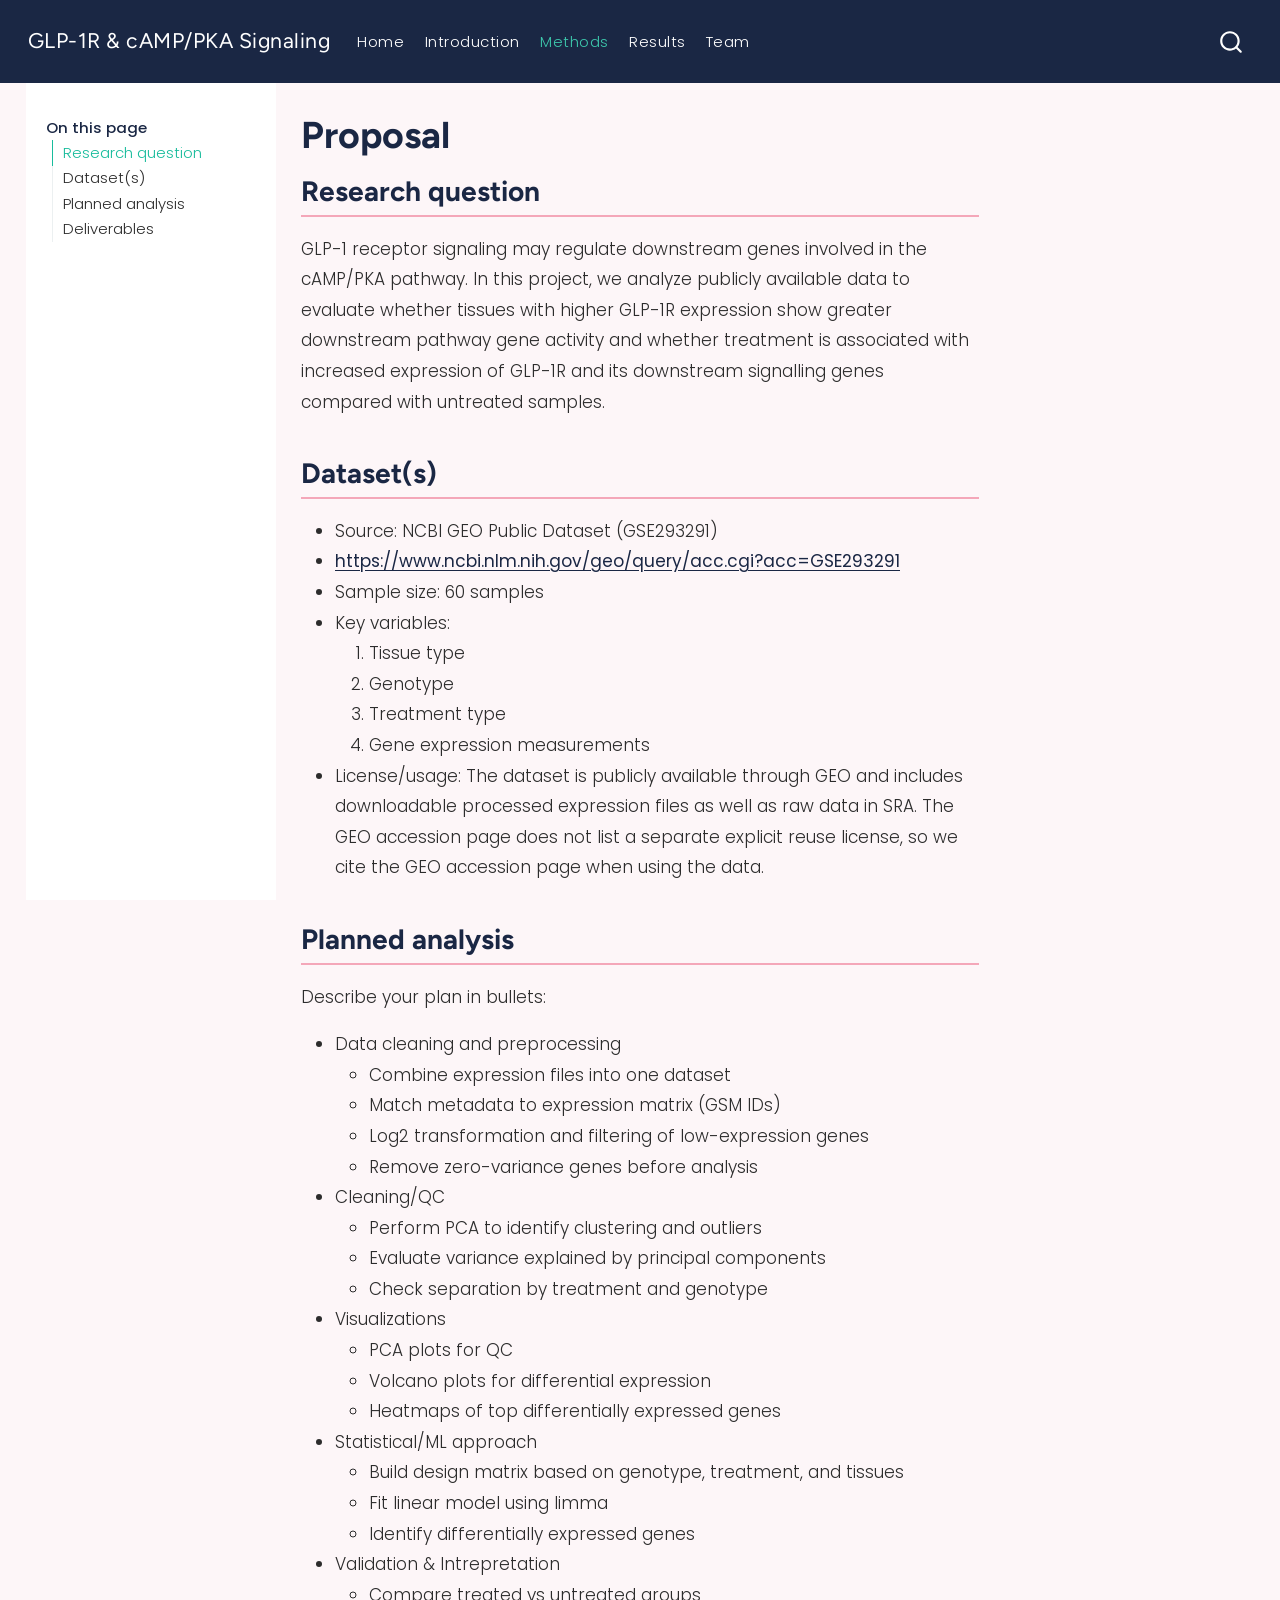
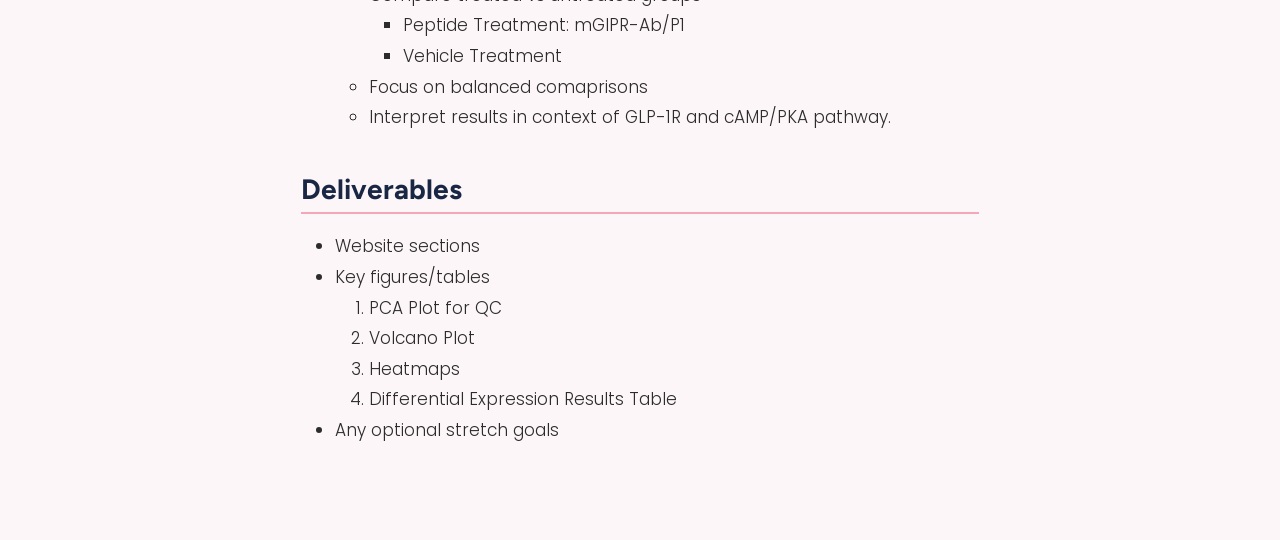
<file: docs/proposal.html>
<!DOCTYPE html>
<html xmlns="http://www.w3.org/1999/xhtml" lang="en" xml:lang="en"><head>

<meta charset="utf-8">
<meta name="generator" content="quarto-1.9.37">

<meta name="viewport" content="width=device-width, initial-scale=1.0, user-scalable=yes">


<title>Proposal – GLP-1R &amp; cAMP/PKA Signaling</title>
<style>
/* Default styles provided by pandoc.
** See https://pandoc.org/MANUAL.html#variables-for-html for config info.
*/
code{white-space: pre-wrap;}
span.smallcaps{font-variant: small-caps;}
div.columns{display: flex; gap: min(4vw, 1.5em);}
div.column{flex: auto; overflow-x: auto;}
div.hanging-indent{margin-left: 1.5em; text-indent: -1.5em;}
ul.task-list{list-style: none;}
ul.task-list li input[type="checkbox"] {
  width: 0.8em;
  margin: 0 0.8em 0.2em -1em; /* quarto-specific, see https://github.com/quarto-dev/quarto-cli/issues/4556 */ 
  vertical-align: middle;
}
</style>


<script src="site_libs/quarto-nav/quarto-nav.js"></script>
<script src="site_libs/quarto-nav/headroom.min.js"></script>
<script src="site_libs/clipboard/clipboard.min.js"></script>
<script src="site_libs/quarto-search/autocomplete.umd.js"></script>
<script src="site_libs/quarto-search/fuse.min.js"></script>
<script src="site_libs/quarto-search/quarto-search.js"></script>
<meta name="quarto:offset" content="./">
<script src="site_libs/quarto-html/quarto.js" type="module"></script>
<script src="site_libs/quarto-html/tabsets/tabsets.js" type="module"></script>
<script src="site_libs/quarto-html/popper.min.js"></script>
<script src="site_libs/quarto-html/tippy.umd.min.js"></script>
<script src="site_libs/quarto-html/anchor.min.js"></script>
<link href="site_libs/quarto-html/tippy.css" rel="stylesheet">
<link href="site_libs/quarto-html/quarto-syntax-highlighting-7f8f88aac4f3542376d5c11b86a4c14d.css" rel="stylesheet" id="quarto-text-highlighting-styles">
<script src="site_libs/bootstrap/bootstrap.min.js"></script>
<link href="site_libs/bootstrap/bootstrap-icons.css" rel="stylesheet">
<link href="site_libs/bootstrap/bootstrap-bb68615f0e3a8c0c45bf09534f9ebe9d.min.css" rel="stylesheet" append-hash="true" id="quarto-bootstrap" data-mode="light">
<script id="quarto-search-options" type="application/json">{
  "location": "navbar",
  "copy-button": false,
  "collapse-after": 3,
  "panel-placement": "end",
  "type": "overlay",
  "limit": 50,
  "keyboard-shortcut": [
    "f",
    "/",
    "s"
  ],
  "show-item-context": false,
  "language": {
    "search-no-results-text": "No results",
    "search-matching-documents-text": "matching documents",
    "search-copy-link-title": "Copy link to search",
    "search-hide-matches-text": "Hide additional matches",
    "search-more-match-text": "more match in this document",
    "search-more-matches-text": "more matches in this document",
    "search-clear-button-title": "Clear",
    "search-text-placeholder": "",
    "search-detached-cancel-button-title": "Cancel",
    "search-submit-button-title": "Submit",
    "search-label": "Search"
  }
}</script>
<style>html{ scroll-behavior: smooth; }</style>


<link rel="stylesheet" href="styles.css">
</head>

<body class="floating nav-fixed quarto-light">

<div id="quarto-search-results"></div>
  <header id="quarto-header" class="headroom fixed-top">
    <nav class="navbar navbar-expand-lg " data-bs-theme="dark">
      <div class="navbar-container container-fluid">
      <div class="navbar-brand-container mx-auto">
    <a class="navbar-brand" href="./index.html">
    <span class="navbar-title">GLP-1R &amp; cAMP/PKA Signaling</span>
    </a>
  </div>
            <div id="quarto-search" class="" title="Search"></div>
          <button class="navbar-toggler" type="button" data-bs-toggle="collapse" data-bs-target="#navbarCollapse" aria-controls="navbarCollapse" role="menu" aria-expanded="false" aria-label="Toggle navigation" onclick="if (window.quartoToggleHeadroom) { window.quartoToggleHeadroom(); }">
  <span class="navbar-toggler-icon"></span>
</button>
          <div class="collapse navbar-collapse" id="navbarCollapse">
            <ul class="navbar-nav navbar-nav-scroll me-auto">
  <li class="nav-item">
    <a class="nav-link" href="./index.html"> 
<span class="menu-text">Home</span></a>
  </li>  
  <li class="nav-item">
    <a class="nav-link" href="./introduction.html"> 
<span class="menu-text">Introduction</span></a>
  </li>  
  <li class="nav-item">
    <a class="nav-link active" href="./proposal.html" aria-current="page"> 
<span class="menu-text">Methods</span></a>
  </li>  
  <li class="nav-item">
    <a class="nav-link" href="./results.html"> 
<span class="menu-text">Results</span></a>
  </li>  
  <li class="nav-item">
    <a class="nav-link" href="./team.html"> 
<span class="menu-text">Team</span></a>
  </li>  
</ul>
          </div> <!-- /navcollapse -->
            <div class="quarto-navbar-tools">
</div>
      </div> <!-- /container-fluid -->
    </nav>
</header>
<!-- content -->
<div id="quarto-content" class="quarto-container page-columns page-rows-contents page-layout-article page-navbar">
<!-- sidebar -->
  <nav id="quarto-sidebar" class="sidebar collapse collapse-horizontal quarto-sidebar-collapse-item sidebar-navigation floating overflow-auto">
    <nav id="TOC" role="doc-toc" class="toc-active">
    <h2 id="toc-title">On this page</h2>
   
  <ul>
  <li><a href="#research-question" id="toc-research-question" class="nav-link active" data-scroll-target="#research-question">Research question</a></li>
  <li><a href="#datasets" id="toc-datasets" class="nav-link" data-scroll-target="#datasets">Dataset(s)</a></li>
  <li><a href="#planned-analysis" id="toc-planned-analysis" class="nav-link" data-scroll-target="#planned-analysis">Planned analysis</a></li>
  <li><a href="#deliverables" id="toc-deliverables" class="nav-link" data-scroll-target="#deliverables">Deliverables</a></li>
  </ul>
</nav>
</nav>
<div id="quarto-sidebar-glass" class="quarto-sidebar-collapse-item" data-bs-toggle="collapse" data-bs-target=".quarto-sidebar-collapse-item"></div>
<!-- margin-sidebar -->
    <div id="quarto-margin-sidebar" class="sidebar margin-sidebar zindex-bottom">
    </div>
<!-- main -->
<main class="content" id="quarto-document-content">

<header id="title-block-header" class="quarto-title-block default">
<div class="quarto-title">
<h1 class="title">Proposal</h1>
</div>



<div class="quarto-title-meta">

    
  
    
  </div>
  


</header>


<section id="research-question" class="level2">
<h2 class="anchored" data-anchor-id="research-question">Research question</h2>
<p>GLP-1 receptor signaling may regulate downstream genes involved in the cAMP/PKA pathway. In this project, we analyze publicly available data to evaluate whether tissues with higher GLP-1R expression show greater downstream pathway gene activity and whether treatment is associated with increased expression of GLP-1R and its downstream signalling genes compared with untreated samples.</p>
</section>
<section id="datasets" class="level2">
<h2 class="anchored" data-anchor-id="datasets">Dataset(s)</h2>
<ul>
<li>Source: NCBI GEO Public Dataset (GSE293291)</li>
<li><a href="https://www.ncbi.nlm.nih.gov/geo/query/acc.cgi?acc=GSE293291">https://www.ncbi.nlm.nih.gov/geo/query/acc.cgi?acc=GSE293291</a></li>
<li>Sample size: 60 samples</li>
<li>Key variables:
<ol type="1">
<li>Tissue type</li>
<li>Genotype</li>
<li>Treatment type</li>
<li>Gene expression measurements</li>
</ol></li>
<li>License/usage: The dataset is publicly available through GEO and includes downloadable processed expression files as well as raw data in SRA. The GEO accession page does not list a separate explicit reuse license, so we cite the GEO accession page when using the data.</li>
</ul>
</section>
<section id="planned-analysis" class="level2">
<h2 class="anchored" data-anchor-id="planned-analysis">Planned analysis</h2>
<p>Describe your plan in bullets:</p>
<ul>
<li>Data cleaning and preprocessing
<ul>
<li>Combine expression files into one dataset</li>
<li>Match metadata to expression matrix (GSM IDs)</li>
<li>Log2 transformation and filtering of low-expression genes</li>
<li>Remove zero-variance genes before analysis</li>
</ul></li>
<li>Cleaning/QC
<ul>
<li>Perform PCA to identify clustering and outliers</li>
<li>Evaluate variance explained by principal components</li>
<li>Check separation by treatment and genotype</li>
</ul></li>
<li>Visualizations
<ul>
<li>PCA plots for QC</li>
<li>Volcano plots for differential expression</li>
<li>Heatmaps of top differentially expressed genes</li>
</ul></li>
<li>Statistical/ML approach
<ul>
<li>Build design matrix based on genotype, treatment, and tissues</li>
<li>Fit linear model using limma</li>
<li>Identify differentially expressed genes</li>
</ul></li>
<li>Validation &amp; Intrepretation
<ul>
<li>Compare treated vs untreated groups
<ul>
<li>Peptide Treatment: mGIPR-Ab/P1<br>
</li>
<li>Vehicle Treatment</li>
</ul></li>
<li>Focus on balanced comaprisons</li>
<li>Interpret results in context of GLP-1R and cAMP/PKA pathway.</li>
</ul></li>
</ul>
</section>
<section id="deliverables" class="level2">
<h2 class="anchored" data-anchor-id="deliverables">Deliverables</h2>
<ul>
<li>Website sections</li>
<li>Key figures/tables
<ol type="1">
<li>PCA Plot for QC</li>
<li>Volcano Plot</li>
<li>Heatmaps</li>
<li>Differential Expression Results Table</li>
</ol></li>
<li>Any optional stretch goals</li>
</ul>


</section>

</main> <!-- /main -->
<script id="quarto-html-after-body" type="application/javascript">
  window.document.addEventListener("DOMContentLoaded", function (event) {
    const icon = "";
    const anchorJS = new window.AnchorJS();
    anchorJS.options = {
      placement: 'right',
      icon: icon
    };
    anchorJS.add('.anchored');
    const isCodeAnnotation = (el) => {
      for (const clz of el.classList) {
        if (clz.startsWith('code-annotation-')) {                     
          return true;
        }
      }
      return false;
    }
    const onCopySuccess = function(e) {
      // button target
      const button = e.trigger;
      // don't keep focus
      button.blur();
      // flash "checked"
      button.classList.add('code-copy-button-checked');
      var currentTitle = button.getAttribute("title");
      button.setAttribute("title", "Copied!");
      let tooltip;
      if (window.bootstrap) {
        button.setAttribute("data-bs-toggle", "tooltip");
        button.setAttribute("data-bs-placement", "left");
        button.setAttribute("data-bs-title", "Copied!");
        tooltip = new bootstrap.Tooltip(button, 
          { trigger: "manual", 
            customClass: "code-copy-button-tooltip",
            offset: [0, -8]});
        tooltip.show();    
      }
      setTimeout(function() {
        if (tooltip) {
          tooltip.hide();
          button.removeAttribute("data-bs-title");
          button.removeAttribute("data-bs-toggle");
          button.removeAttribute("data-bs-placement");
        }
        button.setAttribute("title", currentTitle);
        button.classList.remove('code-copy-button-checked');
      }, 1000);
      // clear code selection
      e.clearSelection();
    }
    const getTextToCopy = function(trigger) {
      const outerScaffold = trigger.parentElement.cloneNode(true);
      const codeEl = outerScaffold.querySelector('code');
      for (const childEl of codeEl.children) {
        if (isCodeAnnotation(childEl)) {
          childEl.remove();
        }
      }
      return codeEl.innerText;
    }
    const clipboard = new window.ClipboardJS('.code-copy-button:not([data-in-quarto-modal])', {
      text: getTextToCopy
    });
    clipboard.on('success', onCopySuccess);
    if (window.document.getElementById('quarto-embedded-source-code-modal')) {
      const clipboardModal = new window.ClipboardJS('.code-copy-button[data-in-quarto-modal]', {
        text: getTextToCopy,
        container: window.document.getElementById('quarto-embedded-source-code-modal')
      });
      clipboardModal.on('success', onCopySuccess);
    }
      var localhostRegex = new RegExp(/^(?:http|https):\/\/localhost\:?[0-9]*\//);
      var mailtoRegex = new RegExp(/^mailto:/);
        var filterRegex = new RegExp('/' + window.location.host + '/');
      var isInternal = (href) => {
          return filterRegex.test(href) || localhostRegex.test(href) || mailtoRegex.test(href);
      }
      // Inspect non-navigation links and adorn them if external
     var links = window.document.querySelectorAll('a[href]:not(.nav-link):not(.navbar-brand):not(.toc-action):not(.sidebar-link):not(.sidebar-item-toggle):not(.pagination-link):not(.no-external):not([aria-hidden]):not(.dropdown-item):not(.quarto-navigation-tool):not(.about-link)');
      for (var i=0; i<links.length; i++) {
        const link = links[i];
        if (!isInternal(link.href)) {
          // undo the damage that might have been done by quarto-nav.js in the case of
          // links that we want to consider external
          if (link.dataset.originalHref !== undefined) {
            link.href = link.dataset.originalHref;
          }
        }
      }
    function tippyHover(el, contentFn, onTriggerFn, onUntriggerFn) {
      const config = {
        allowHTML: true,
        maxWidth: 500,
        delay: 100,
        arrow: false,
        appendTo: function(el) {
            return el.parentElement;
        },
        interactive: true,
        interactiveBorder: 10,
        theme: 'quarto',
        placement: 'bottom-start',
      };
      if (contentFn) {
        config.content = contentFn;
      }
      if (onTriggerFn) {
        config.onTrigger = onTriggerFn;
      }
      if (onUntriggerFn) {
        config.onUntrigger = onUntriggerFn;
      }
      window.tippy(el, config); 
    }
    const noterefs = window.document.querySelectorAll('a[role="doc-noteref"]');
    for (var i=0; i<noterefs.length; i++) {
      const ref = noterefs[i];
      tippyHover(ref, function() {
        // use id or data attribute instead here
        let href = ref.getAttribute('data-footnote-href') || ref.getAttribute('href');
        try { href = new URL(href).hash; } catch {}
        const id = href.replace(/^#\/?/, "");
        const note = window.document.getElementById(id);
        if (note) {
          return note.innerHTML;
        } else {
          return "";
        }
      });
    }
    const xrefs = window.document.querySelectorAll('a.quarto-xref');
    const processXRef = (id, note) => {
      // Strip column container classes
      const stripColumnClz = (el) => {
        el.classList.remove("page-full", "page-columns");
        if (el.children) {
          for (const child of el.children) {
            stripColumnClz(child);
          }
        }
      }
      stripColumnClz(note)
      if (id === null || id.startsWith('sec-')) {
        // Special case sections, only their first couple elements
        const container = document.createElement("div");
        if (note.children && note.children.length > 2) {
          container.appendChild(note.children[0].cloneNode(true));
          for (let i = 1; i < note.children.length; i++) {
            const child = note.children[i];
            if (child.tagName === "P" && child.innerText === "") {
              continue;
            } else {
              container.appendChild(child.cloneNode(true));
              break;
            }
          }
          if (window.Quarto?.typesetMath) {
            window.Quarto.typesetMath(container);
          }
          return container.innerHTML
        } else {
          if (window.Quarto?.typesetMath) {
            window.Quarto.typesetMath(note);
          }
          return note.innerHTML;
        }
      } else {
        // Remove any anchor links if they are present
        const anchorLink = note.querySelector('a.anchorjs-link');
        if (anchorLink) {
          anchorLink.remove();
        }
        if (window.Quarto?.typesetMath) {
          window.Quarto.typesetMath(note);
        }
        if (note.classList.contains("callout")) {
          return note.outerHTML;
        } else {
          return note.innerHTML;
        }
      }
    }
    for (var i=0; i<xrefs.length; i++) {
      const xref = xrefs[i];
      tippyHover(xref, undefined, function(instance) {
        instance.disable();
        let url = xref.getAttribute('href');
        let hash = undefined; 
        if (url.startsWith('#')) {
          hash = url;
        } else {
          try { hash = new URL(url).hash; } catch {}
        }
        if (hash) {
          const id = hash.replace(/^#\/?/, "");
          const note = window.document.getElementById(id);
          if (note !== null) {
            try {
              const html = processXRef(id, note.cloneNode(true));
              instance.setContent(html);
            } finally {
              instance.enable();
              instance.show();
            }
          } else {
            // See if we can fetch this
            fetch(url.split('#')[0])
            .then(res => res.text())
            .then(html => {
              const parser = new DOMParser();
              const htmlDoc = parser.parseFromString(html, "text/html");
              const note = htmlDoc.getElementById(id);
              if (note !== null) {
                const html = processXRef(id, note);
                instance.setContent(html);
              } 
            }).finally(() => {
              instance.enable();
              instance.show();
            });
          }
        } else {
          // See if we can fetch a full url (with no hash to target)
          // This is a special case and we should probably do some content thinning / targeting
          fetch(url)
          .then(res => res.text())
          .then(html => {
            const parser = new DOMParser();
            const htmlDoc = parser.parseFromString(html, "text/html");
            const note = htmlDoc.querySelector('main.content');
            if (note !== null) {
              // This should only happen for chapter cross references
              // (since there is no id in the URL)
              // remove the first header
              if (note.children.length > 0 && note.children[0].tagName === "HEADER") {
                note.children[0].remove();
              }
              const html = processXRef(null, note);
              instance.setContent(html);
            } 
          }).finally(() => {
            instance.enable();
            instance.show();
          });
        }
      }, function(instance) {
      });
    }
        let selectedAnnoteEl;
        const selectorForAnnotation = ( cell, annotation) => {
          let cellAttr = 'data-code-cell="' + cell + '"';
          let lineAttr = 'data-code-annotation="' +  annotation + '"';
          const selector = 'span[' + cellAttr + '][' + lineAttr + ']';
          return selector;
        }
        const selectCodeLines = (annoteEl) => {
          const doc = window.document;
          const targetCell = annoteEl.getAttribute("data-target-cell");
          const targetAnnotation = annoteEl.getAttribute("data-target-annotation");
          const annoteSpan = window.document.querySelector(selectorForAnnotation(targetCell, targetAnnotation));
          const lines = annoteSpan.getAttribute("data-code-lines").split(",");
          const lineIds = lines.map((line) => {
            return targetCell + "-" + line;
          })
          let top = null;
          let height = null;
          let parent = null;
          if (lineIds.length > 0) {
              //compute the position of the single el (top and bottom and make a div)
              const el = window.document.getElementById(lineIds[0]);
              top = el.offsetTop;
              height = el.offsetHeight;
              parent = el.parentElement.parentElement;
            if (lineIds.length > 1) {
              const lastEl = window.document.getElementById(lineIds[lineIds.length - 1]);
              const bottom = lastEl.offsetTop + lastEl.offsetHeight;
              height = bottom - top;
            }
            if (top !== null && height !== null && parent !== null) {
              // cook up a div (if necessary) and position it 
              let div = window.document.getElementById("code-annotation-line-highlight");
              if (div === null) {
                div = window.document.createElement("div");
                div.setAttribute("id", "code-annotation-line-highlight");
                div.style.position = 'absolute';
                parent.appendChild(div);
              }
              div.style.top = top - 2 + "px";
              div.style.height = height + 4 + "px";
              div.style.left = 0;
              let gutterDiv = window.document.getElementById("code-annotation-line-highlight-gutter");
              if (gutterDiv === null) {
                gutterDiv = window.document.createElement("div");
                gutterDiv.setAttribute("id", "code-annotation-line-highlight-gutter");
                gutterDiv.style.position = 'absolute';
                const codeCell = window.document.getElementById(targetCell);
                const gutter = codeCell.querySelector('.code-annotation-gutter');
                gutter.appendChild(gutterDiv);
              }
              gutterDiv.style.top = top - 2 + "px";
              gutterDiv.style.height = height + 4 + "px";
            }
            selectedAnnoteEl = annoteEl;
          }
        };
        const unselectCodeLines = () => {
          const elementsIds = ["code-annotation-line-highlight", "code-annotation-line-highlight-gutter"];
          elementsIds.forEach((elId) => {
            const div = window.document.getElementById(elId);
            if (div) {
              div.remove();
            }
          });
          selectedAnnoteEl = undefined;
        };
          // Handle positioning of the toggle
      window.addEventListener(
        "resize",
        throttle(() => {
          elRect = undefined;
          if (selectedAnnoteEl) {
            selectCodeLines(selectedAnnoteEl);
          }
        }, 10)
      );
      function throttle(fn, ms) {
      let throttle = false;
      let timer;
        return (...args) => {
          if(!throttle) { // first call gets through
              fn.apply(this, args);
              throttle = true;
          } else { // all the others get throttled
              if(timer) clearTimeout(timer); // cancel #2
              timer = setTimeout(() => {
                fn.apply(this, args);
                timer = throttle = false;
              }, ms);
          }
        };
      }
        // Attach click handler to the DT
        const annoteDls = window.document.querySelectorAll('dt[data-target-cell]');
        for (const annoteDlNode of annoteDls) {
          annoteDlNode.addEventListener('click', (event) => {
            const clickedEl = event.target;
            if (clickedEl !== selectedAnnoteEl) {
              unselectCodeLines();
              const activeEl = window.document.querySelector('dt[data-target-cell].code-annotation-active');
              if (activeEl) {
                activeEl.classList.remove('code-annotation-active');
              }
              selectCodeLines(clickedEl);
              clickedEl.classList.add('code-annotation-active');
            } else {
              // Unselect the line
              unselectCodeLines();
              clickedEl.classList.remove('code-annotation-active');
            }
          });
        }
    const findCites = (el) => {
      const parentEl = el.parentElement;
      if (parentEl) {
        const cites = parentEl.dataset.cites;
        if (cites) {
          return {
            el,
            cites: cites.split(' ')
          };
        } else {
          return findCites(el.parentElement)
        }
      } else {
        return undefined;
      }
    };
    var bibliorefs = window.document.querySelectorAll('a[role="doc-biblioref"]');
    for (var i=0; i<bibliorefs.length; i++) {
      const ref = bibliorefs[i];
      const citeInfo = findCites(ref);
      if (citeInfo) {
        tippyHover(citeInfo.el, function() {
          var popup = window.document.createElement('div');
          citeInfo.cites.forEach(function(cite) {
            var citeDiv = window.document.createElement('div');
            citeDiv.classList.add('hanging-indent');
            citeDiv.classList.add('csl-entry');
            var biblioDiv = window.document.getElementById('ref-' + cite);
            if (biblioDiv) {
              citeDiv.innerHTML = biblioDiv.innerHTML;
            }
            popup.appendChild(citeDiv);
          });
          return popup.innerHTML;
        });
      }
    }
  });
  </script>
</div> <!-- /content -->




<script src="site_libs/quarto-html/zenscroll-min.js"></script>
</body></html>
</file>
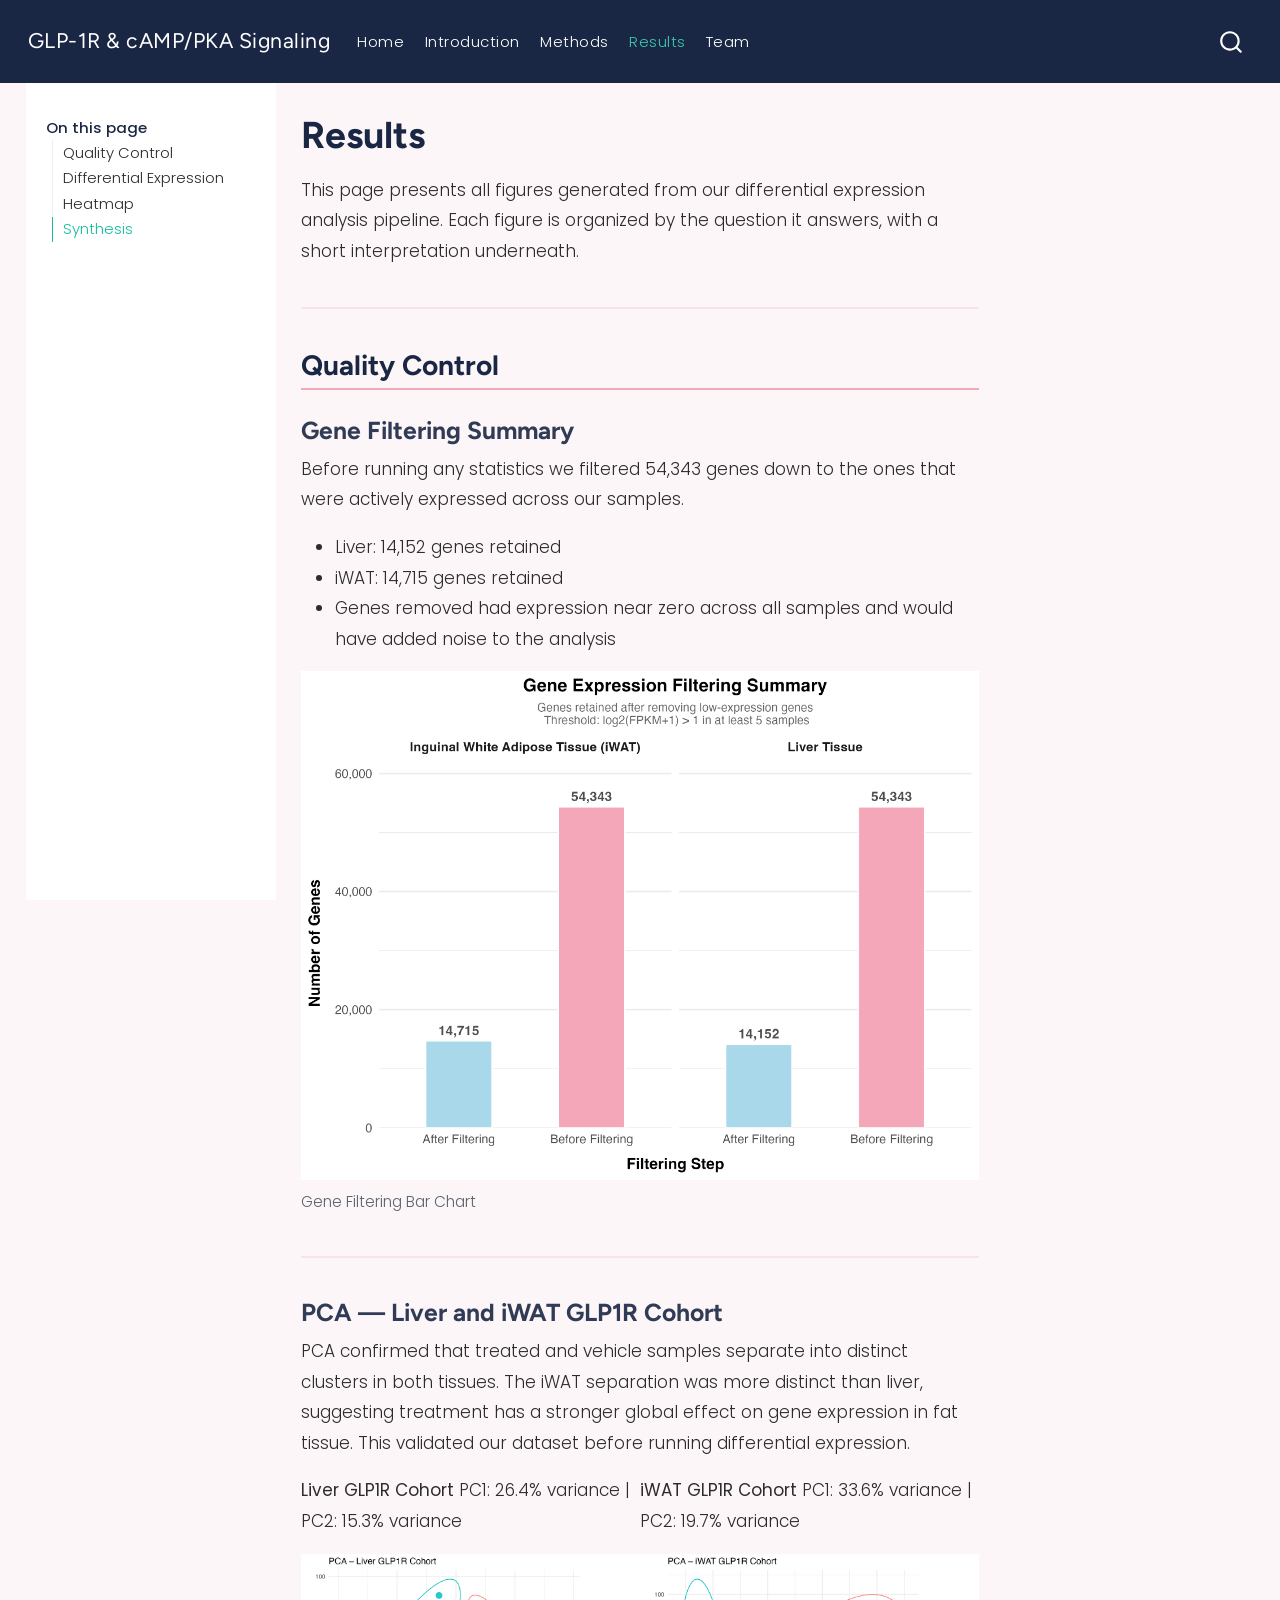
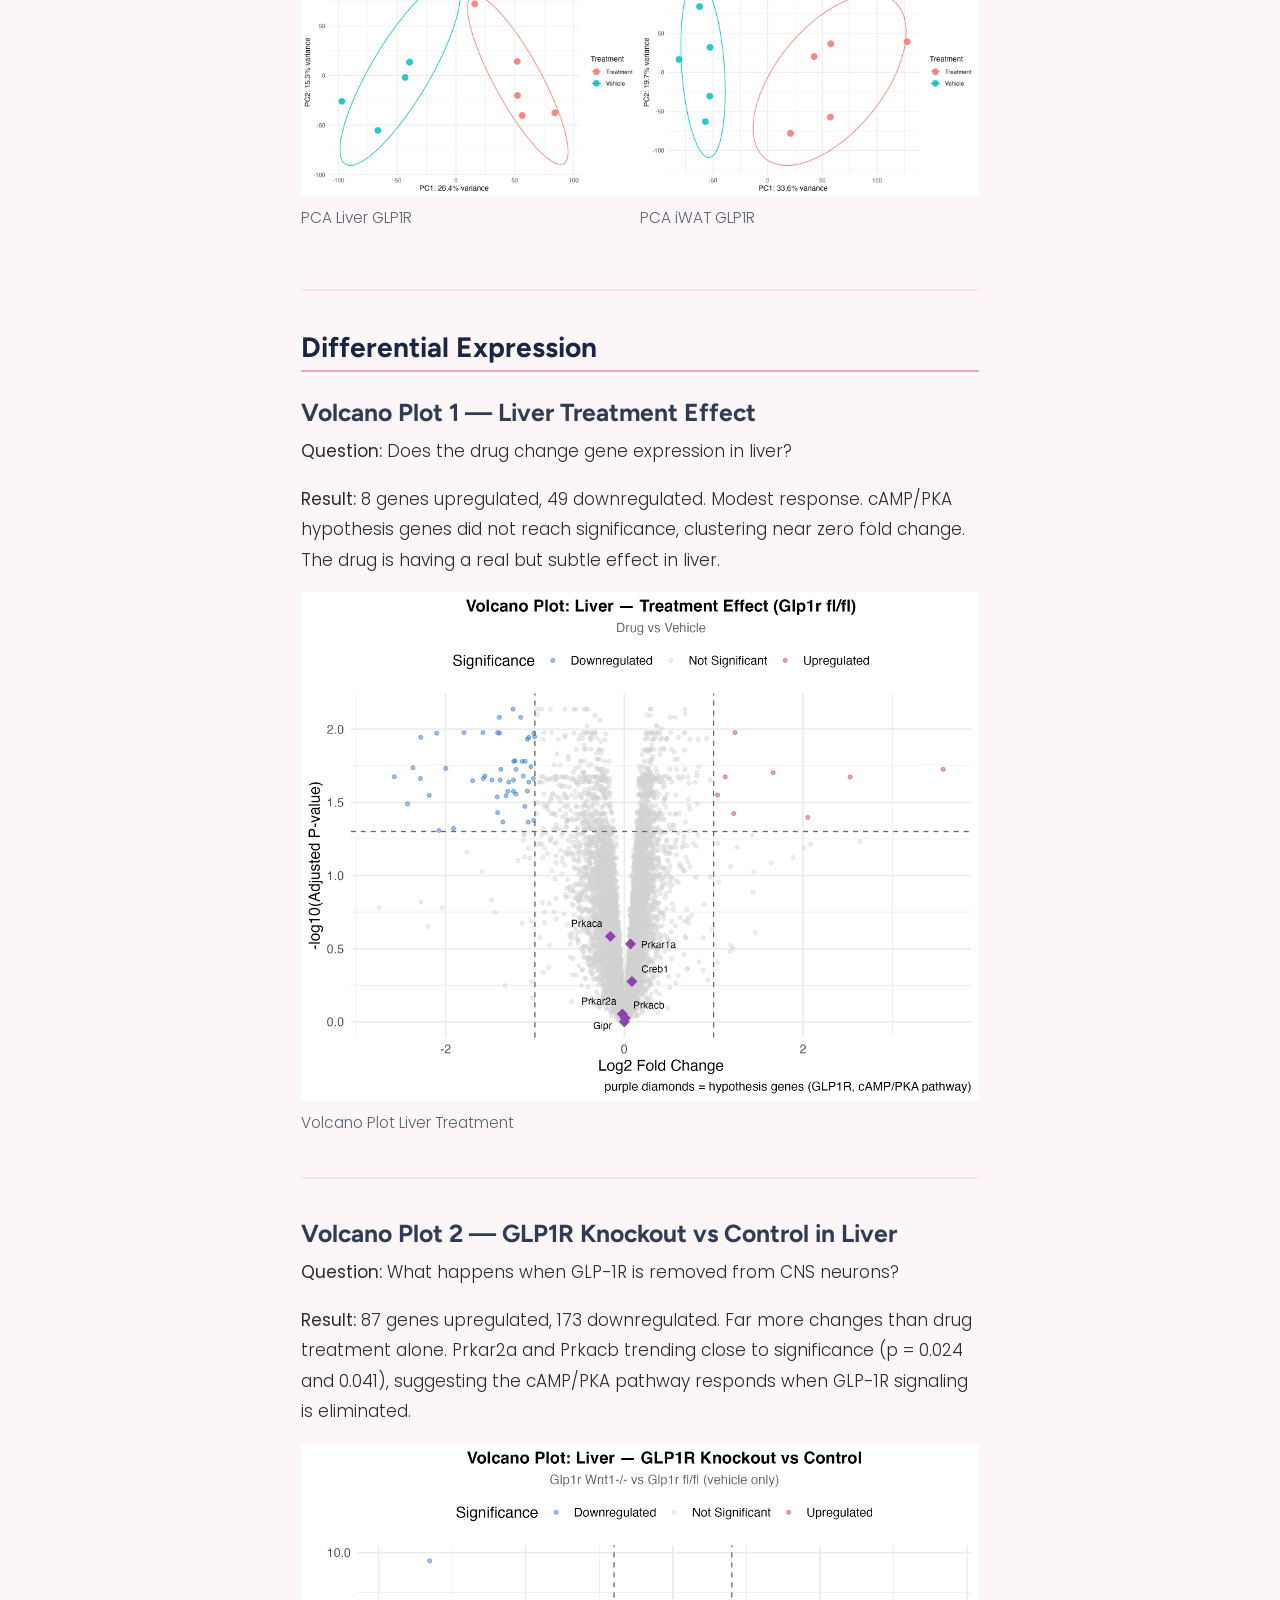
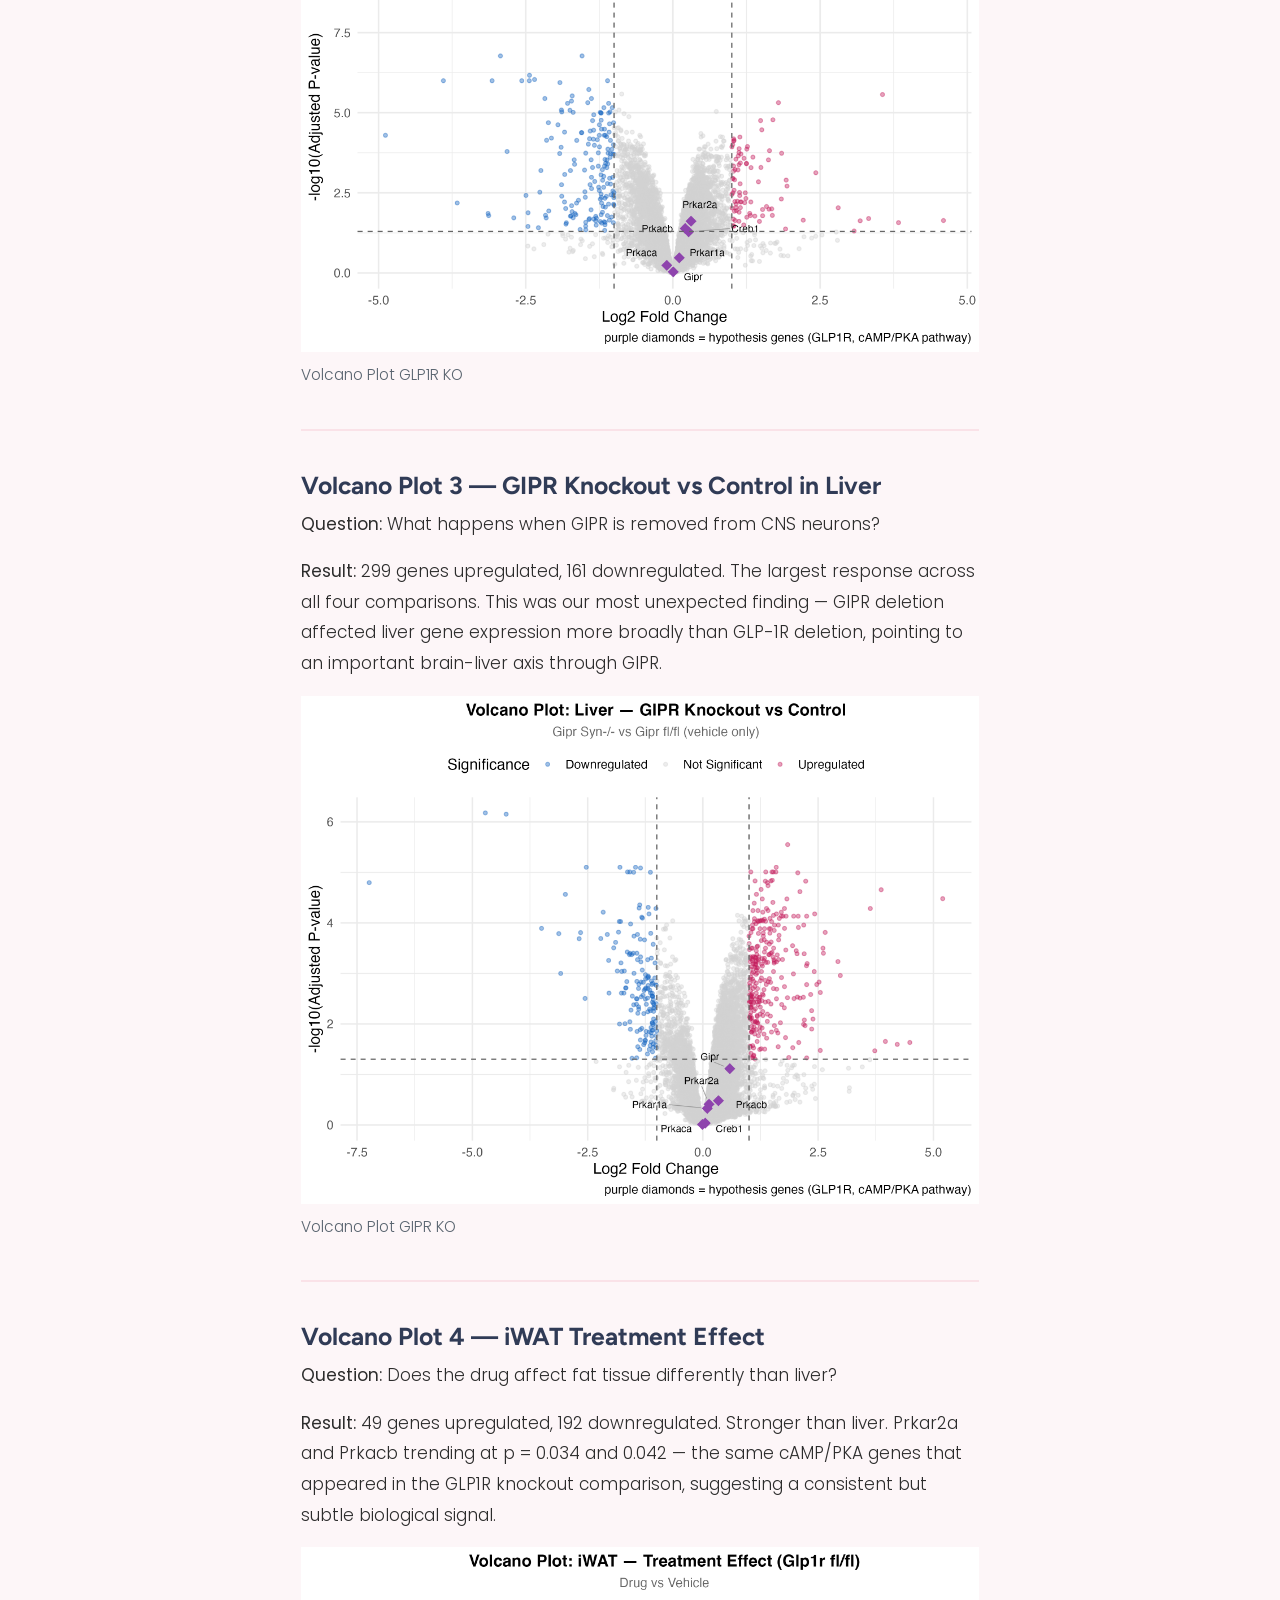
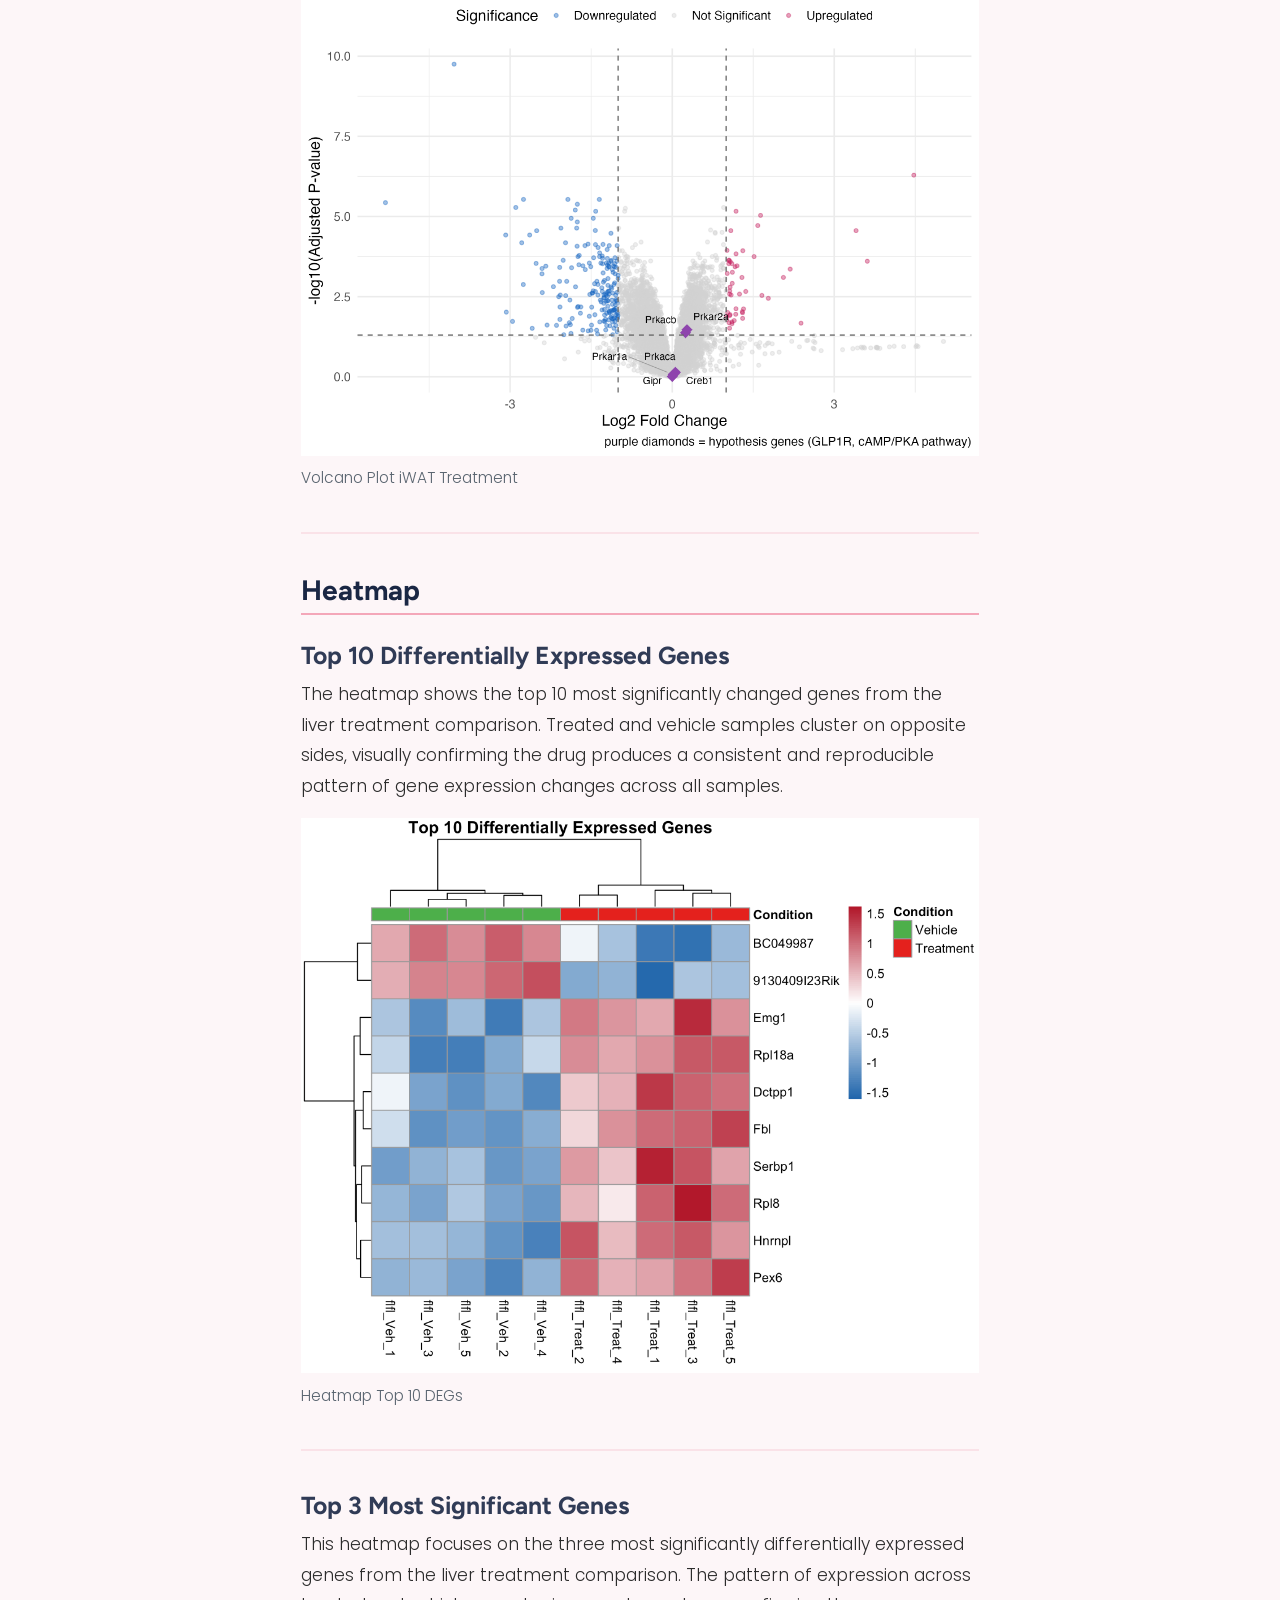
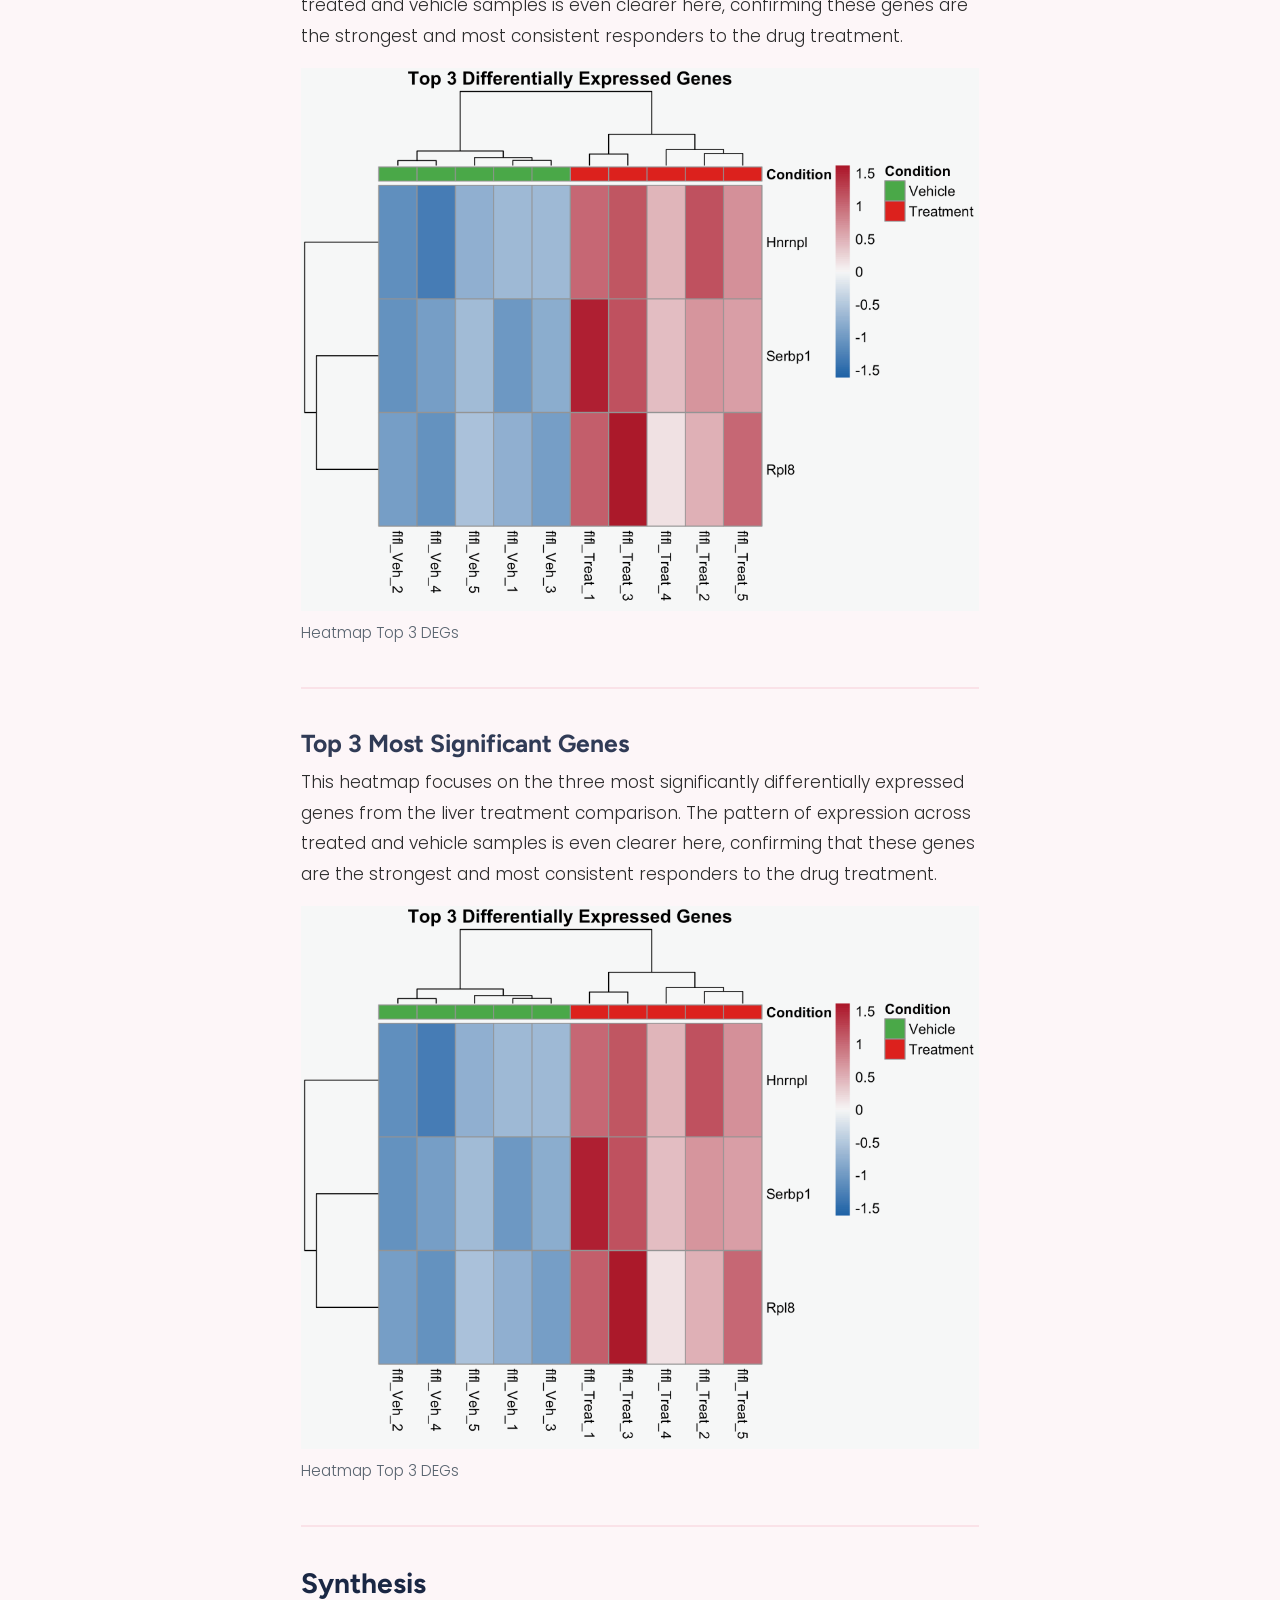
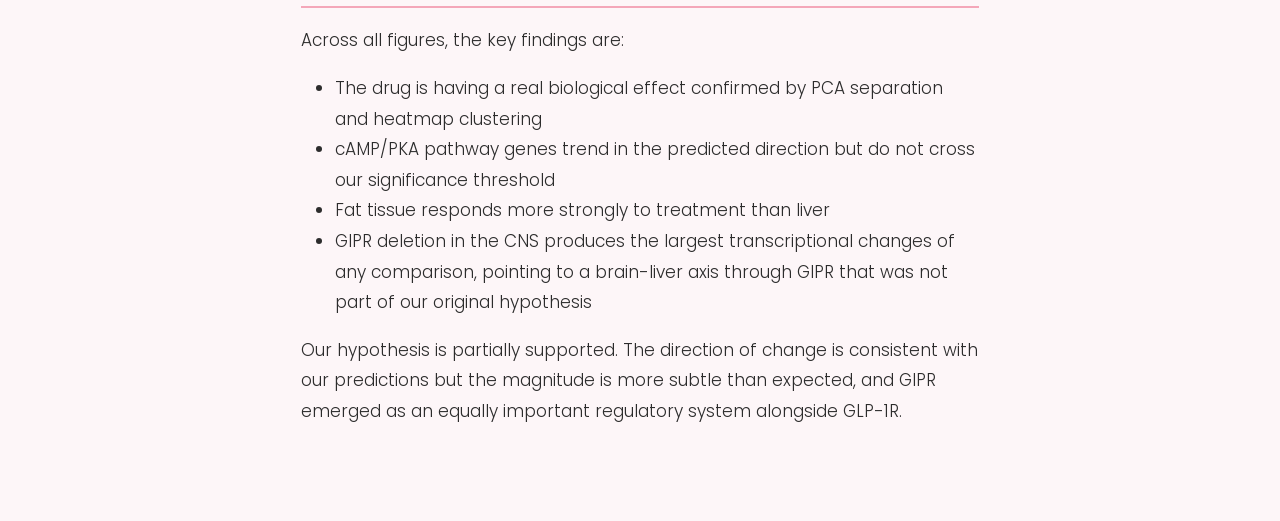
<file: docs/results.html>
<!DOCTYPE html>
<html xmlns="http://www.w3.org/1999/xhtml" lang="en" xml:lang="en"><head>

<meta charset="utf-8">
<meta name="generator" content="quarto-1.9.37">

<meta name="viewport" content="width=device-width, initial-scale=1.0, user-scalable=yes">


<title>Results – GLP-1R &amp; cAMP/PKA Signaling</title>
<style>
/* Default styles provided by pandoc.
** See https://pandoc.org/MANUAL.html#variables-for-html for config info.
*/
code{white-space: pre-wrap;}
span.smallcaps{font-variant: small-caps;}
div.columns{display: flex; gap: min(4vw, 1.5em);}
div.column{flex: auto; overflow-x: auto;}
div.hanging-indent{margin-left: 1.5em; text-indent: -1.5em;}
ul.task-list{list-style: none;}
ul.task-list li input[type="checkbox"] {
  width: 0.8em;
  margin: 0 0.8em 0.2em -1em; /* quarto-specific, see https://github.com/quarto-dev/quarto-cli/issues/4556 */ 
  vertical-align: middle;
}
</style>


<script src="site_libs/quarto-nav/quarto-nav.js"></script>
<script src="site_libs/quarto-nav/headroom.min.js"></script>
<script src="site_libs/clipboard/clipboard.min.js"></script>
<script src="site_libs/quarto-search/autocomplete.umd.js"></script>
<script src="site_libs/quarto-search/fuse.min.js"></script>
<script src="site_libs/quarto-search/quarto-search.js"></script>
<meta name="quarto:offset" content="./">
<script src="site_libs/quarto-html/quarto.js" type="module"></script>
<script src="site_libs/quarto-html/tabsets/tabsets.js" type="module"></script>
<script src="site_libs/quarto-html/popper.min.js"></script>
<script src="site_libs/quarto-html/tippy.umd.min.js"></script>
<script src="site_libs/quarto-html/anchor.min.js"></script>
<link href="site_libs/quarto-html/tippy.css" rel="stylesheet">
<link href="site_libs/quarto-html/quarto-syntax-highlighting-7f8f88aac4f3542376d5c11b86a4c14d.css" rel="stylesheet" id="quarto-text-highlighting-styles">
<script src="site_libs/bootstrap/bootstrap.min.js"></script>
<link href="site_libs/bootstrap/bootstrap-icons.css" rel="stylesheet">
<link href="site_libs/bootstrap/bootstrap-bb68615f0e3a8c0c45bf09534f9ebe9d.min.css" rel="stylesheet" append-hash="true" id="quarto-bootstrap" data-mode="light">
<script src="site_libs/quarto-contrib/glightbox/glightbox.min.js"></script>
<link href="site_libs/quarto-contrib/glightbox/glightbox.min.css" rel="stylesheet">
<link href="site_libs/quarto-contrib/glightbox/lightbox.css" rel="stylesheet">
<script id="quarto-search-options" type="application/json">{
  "location": "navbar",
  "copy-button": false,
  "collapse-after": 3,
  "panel-placement": "end",
  "type": "overlay",
  "limit": 50,
  "keyboard-shortcut": [
    "f",
    "/",
    "s"
  ],
  "show-item-context": false,
  "language": {
    "search-no-results-text": "No results",
    "search-matching-documents-text": "matching documents",
    "search-copy-link-title": "Copy link to search",
    "search-hide-matches-text": "Hide additional matches",
    "search-more-match-text": "more match in this document",
    "search-more-matches-text": "more matches in this document",
    "search-clear-button-title": "Clear",
    "search-text-placeholder": "",
    "search-detached-cancel-button-title": "Cancel",
    "search-submit-button-title": "Submit",
    "search-label": "Search"
  }
}</script>
<style>html{ scroll-behavior: smooth; }</style>


<link rel="stylesheet" href="styles.css">
</head>

<body class="floating nav-fixed quarto-light">

<div id="quarto-search-results"></div>
  <header id="quarto-header" class="headroom fixed-top">
    <nav class="navbar navbar-expand-lg " data-bs-theme="dark">
      <div class="navbar-container container-fluid">
      <div class="navbar-brand-container mx-auto">
    <a class="navbar-brand" href="./index.html">
    <span class="navbar-title">GLP-1R &amp; cAMP/PKA Signaling</span>
    </a>
  </div>
            <div id="quarto-search" class="" title="Search"></div>
          <button class="navbar-toggler" type="button" data-bs-toggle="collapse" data-bs-target="#navbarCollapse" aria-controls="navbarCollapse" role="menu" aria-expanded="false" aria-label="Toggle navigation" onclick="if (window.quartoToggleHeadroom) { window.quartoToggleHeadroom(); }">
  <span class="navbar-toggler-icon"></span>
</button>
          <div class="collapse navbar-collapse" id="navbarCollapse">
            <ul class="navbar-nav navbar-nav-scroll me-auto">
  <li class="nav-item">
    <a class="nav-link" href="./index.html"> 
<span class="menu-text">Home</span></a>
  </li>  
  <li class="nav-item">
    <a class="nav-link" href="./introduction.html"> 
<span class="menu-text">Introduction</span></a>
  </li>  
  <li class="nav-item">
    <a class="nav-link" href="./proposal.html"> 
<span class="menu-text">Methods</span></a>
  </li>  
  <li class="nav-item">
    <a class="nav-link active" href="./results.html" aria-current="page"> 
<span class="menu-text">Results</span></a>
  </li>  
  <li class="nav-item">
    <a class="nav-link" href="./team.html"> 
<span class="menu-text">Team</span></a>
  </li>  
</ul>
          </div> <!-- /navcollapse -->
            <div class="quarto-navbar-tools">
</div>
      </div> <!-- /container-fluid -->
    </nav>
</header>
<!-- content -->
<div id="quarto-content" class="quarto-container page-columns page-rows-contents page-layout-article page-navbar">
<!-- sidebar -->
  <nav id="quarto-sidebar" class="sidebar collapse collapse-horizontal quarto-sidebar-collapse-item sidebar-navigation floating overflow-auto">
    <nav id="TOC" role="doc-toc" class="toc-active">
    <h2 id="toc-title">On this page</h2>
   
  <ul>
  <li><a href="#quality-control" id="toc-quality-control" class="nav-link active" data-scroll-target="#quality-control">Quality Control</a>
  <ul class="collapse">
  <li><a href="#gene-filtering-summary" id="toc-gene-filtering-summary" class="nav-link" data-scroll-target="#gene-filtering-summary">Gene Filtering Summary</a></li>
  <li><a href="#pca-liver-and-iwat-glp1r-cohort" id="toc-pca-liver-and-iwat-glp1r-cohort" class="nav-link" data-scroll-target="#pca-liver-and-iwat-glp1r-cohort">PCA — Liver and iWAT GLP1R Cohort</a></li>
  </ul></li>
  <li><a href="#differential-expression" id="toc-differential-expression" class="nav-link" data-scroll-target="#differential-expression">Differential Expression</a>
  <ul class="collapse">
  <li><a href="#volcano-plot-1-liver-treatment-effect" id="toc-volcano-plot-1-liver-treatment-effect" class="nav-link" data-scroll-target="#volcano-plot-1-liver-treatment-effect">Volcano Plot 1 — Liver Treatment Effect</a></li>
  <li><a href="#volcano-plot-2-glp1r-knockout-vs-control-in-liver" id="toc-volcano-plot-2-glp1r-knockout-vs-control-in-liver" class="nav-link" data-scroll-target="#volcano-plot-2-glp1r-knockout-vs-control-in-liver">Volcano Plot 2 — GLP1R Knockout vs Control in Liver</a></li>
  <li><a href="#volcano-plot-3-gipr-knockout-vs-control-in-liver" id="toc-volcano-plot-3-gipr-knockout-vs-control-in-liver" class="nav-link" data-scroll-target="#volcano-plot-3-gipr-knockout-vs-control-in-liver">Volcano Plot 3 — GIPR Knockout vs Control in Liver</a></li>
  <li><a href="#volcano-plot-4-iwat-treatment-effect" id="toc-volcano-plot-4-iwat-treatment-effect" class="nav-link" data-scroll-target="#volcano-plot-4-iwat-treatment-effect">Volcano Plot 4 — iWAT Treatment Effect</a></li>
  </ul></li>
  <li><a href="#heatmap" id="toc-heatmap" class="nav-link" data-scroll-target="#heatmap">Heatmap</a>
  <ul class="collapse">
  <li><a href="#top-10-differentially-expressed-genes" id="toc-top-10-differentially-expressed-genes" class="nav-link" data-scroll-target="#top-10-differentially-expressed-genes">Top 10 Differentially Expressed Genes</a></li>
  <li><a href="#top-3-most-significant-genes" id="toc-top-3-most-significant-genes" class="nav-link" data-scroll-target="#top-3-most-significant-genes">Top 3 Most Significant Genes</a></li>
  <li><a href="#top-3-most-significant-genes-1" id="toc-top-3-most-significant-genes-1" class="nav-link" data-scroll-target="#top-3-most-significant-genes-1">Top 3 Most Significant Genes</a></li>
  </ul></li>
  <li><a href="#synthesis" id="toc-synthesis" class="nav-link" data-scroll-target="#synthesis">Synthesis</a></li>
  </ul>
</nav>
</nav>
<div id="quarto-sidebar-glass" class="quarto-sidebar-collapse-item" data-bs-toggle="collapse" data-bs-target=".quarto-sidebar-collapse-item"></div>
<!-- margin-sidebar -->
    <div id="quarto-margin-sidebar" class="sidebar margin-sidebar zindex-bottom">
    </div>
<!-- main -->
<main class="content" id="quarto-document-content">

<header id="title-block-header" class="quarto-title-block default">
<div class="quarto-title">
<h1 class="title">Results</h1>
</div>



<div class="quarto-title-meta">

    
  
    
  </div>
  


</header>


<p>This page presents all figures generated from our differential expression analysis pipeline. Each figure is organized by the question it answers, with a short interpretation underneath.</p>
<hr style="border: none; border-top: 2px solid #f4a7b9; margin: 40px 0;">
<section id="quality-control" class="level2">
<h2 class="anchored" data-anchor-id="quality-control">Quality Control</h2>
<section id="gene-filtering-summary" class="level3">
<h3 class="anchored" data-anchor-id="gene-filtering-summary">Gene Filtering Summary</h3>
<p>Before running any statistics we filtered 54,343 genes down to the ones that were actively expressed across our samples.</p>
<ul>
<li>Liver: 14,152 genes retained</li>
<li>iWAT: 14,715 genes retained</li>
<li>Genes removed had expression near zero across all samples and would have added noise to the analysis</li>
</ul>
<div class="quarto-figure quarto-figure-center">
<figure class="figure">
<p><a href="figures/gene_filtering_summary.png" class="lightbox" data-gallery="quarto-lightbox-gallery-1" title="Gene Filtering Bar Chart"><img src="figures/gene_filtering_summary.png" class="img-fluid figure-img" alt="Gene Filtering Bar Chart"></a></p>
<figcaption>Gene Filtering Bar Chart</figcaption>
</figure>
</div>
<hr style="border: none; border-top: 2px solid #f4a7b9; margin: 40px 0;">
</section>
<section id="pca-liver-and-iwat-glp1r-cohort" class="level3">
<h3 class="anchored" data-anchor-id="pca-liver-and-iwat-glp1r-cohort">PCA — Liver and iWAT GLP1R Cohort</h3>
<p>PCA confirmed that treated and vehicle samples separate into distinct clusters in both tissues. The iWAT separation was more distinct than liver, suggesting treatment has a stronger global effect on gene expression in fat tissue. This validated our dataset before running differential expression.</p>
<div class="columns">
<div class="column" style="width:50%;">
<p><strong>Liver GLP1R Cohort</strong> PC1: 26.4% variance | PC2: 15.3% variance</p>
<div class="quarto-figure quarto-figure-center">
<figure class="figure">
<p><a href="figures/PCA_Liver_GLP1R.png" class="lightbox" data-gallery="quarto-lightbox-gallery-2" title="PCA Liver GLP1R"><img src="figures/PCA_Liver_GLP1R.png" class="img-fluid figure-img" alt="PCA Liver GLP1R"></a></p>
<figcaption>PCA Liver GLP1R</figcaption>
</figure>
</div>
</div><div class="column" style="width:50%;">
<p><strong>iWAT GLP1R Cohort</strong> PC1: 33.6% variance | PC2: 19.7% variance</p>
<div class="quarto-figure quarto-figure-center">
<figure class="figure">
<p><a href="figures/PCA_iWAT_GLP1R.png" class="lightbox" data-gallery="quarto-lightbox-gallery-3" title="PCA iWAT GLP1R"><img src="figures/PCA_iWAT_GLP1R.png" class="img-fluid figure-img" alt="PCA iWAT GLP1R"></a></p>
<figcaption>PCA iWAT GLP1R</figcaption>
</figure>
</div>
</div>
</div>
<hr style="border: none; border-top: 2px solid #f4a7b9; margin: 40px 0;">
</section>
</section>
<section id="differential-expression" class="level2">
<h2 class="anchored" data-anchor-id="differential-expression">Differential Expression</h2>
<section id="volcano-plot-1-liver-treatment-effect" class="level3">
<h3 class="anchored" data-anchor-id="volcano-plot-1-liver-treatment-effect">Volcano Plot 1 — Liver Treatment Effect</h3>
<p><strong>Question:</strong> Does the drug change gene expression in liver?</p>
<p><strong>Result:</strong> 8 genes upregulated, 49 downregulated. Modest response. cAMP/PKA hypothesis genes did not reach significance, clustering near zero fold change. The drug is having a real but subtle effect in liver.</p>
<div class="quarto-figure quarto-figure-center">
<figure class="figure">
<p><a href="figures/volcano_01_treatment_liver.png" class="lightbox" data-gallery="quarto-lightbox-gallery-4" title="Volcano Plot Liver Treatment"><img src="figures/volcano_01_treatment_liver.png" class="img-fluid figure-img" alt="Volcano Plot Liver Treatment"></a></p>
<figcaption>Volcano Plot Liver Treatment</figcaption>
</figure>
</div>
<hr style="border: none; border-top: 2px solid #f4a7b9; margin: 40px 0;">
</section>
<section id="volcano-plot-2-glp1r-knockout-vs-control-in-liver" class="level3">
<h3 class="anchored" data-anchor-id="volcano-plot-2-glp1r-knockout-vs-control-in-liver">Volcano Plot 2 — GLP1R Knockout vs Control in Liver</h3>
<p><strong>Question:</strong> What happens when GLP-1R is removed from CNS neurons?</p>
<p><strong>Result:</strong> 87 genes upregulated, 173 downregulated. Far more changes than drug treatment alone. Prkar2a and Prkacb trending close to significance (p = 0.024 and 0.041), suggesting the cAMP/PKA pathway responds when GLP-1R signaling is eliminated.</p>
<div class="quarto-figure quarto-figure-center">
<figure class="figure">
<p><a href="figures/volcano_02_glp1r_ko_liver.png" class="lightbox" data-gallery="quarto-lightbox-gallery-5" title="Volcano Plot GLP1R KO"><img src="figures/volcano_02_glp1r_ko_liver.png" class="img-fluid figure-img" alt="Volcano Plot GLP1R KO"></a></p>
<figcaption>Volcano Plot GLP1R KO</figcaption>
</figure>
</div>
<hr style="border: none; border-top: 2px solid #f4a7b9; margin: 40px 0;">
</section>
<section id="volcano-plot-3-gipr-knockout-vs-control-in-liver" class="level3">
<h3 class="anchored" data-anchor-id="volcano-plot-3-gipr-knockout-vs-control-in-liver">Volcano Plot 3 — GIPR Knockout vs Control in Liver</h3>
<p><strong>Question:</strong> What happens when GIPR is removed from CNS neurons?</p>
<p><strong>Result:</strong> 299 genes upregulated, 161 downregulated. The largest response across all four comparisons. This was our most unexpected finding — GIPR deletion affected liver gene expression more broadly than GLP-1R deletion, pointing to an important brain-liver axis through GIPR.</p>
<div class="quarto-figure quarto-figure-center">
<figure class="figure">
<p><a href="figures/volcano_03_gipr_ko_liver.png" class="lightbox" data-gallery="quarto-lightbox-gallery-6" title="Volcano Plot GIPR KO"><img src="figures/volcano_03_gipr_ko_liver.png" class="img-fluid figure-img" alt="Volcano Plot GIPR KO"></a></p>
<figcaption>Volcano Plot GIPR KO</figcaption>
</figure>
</div>
<hr style="border: none; border-top: 2px solid #f4a7b9; margin: 40px 0;">
</section>
<section id="volcano-plot-4-iwat-treatment-effect" class="level3">
<h3 class="anchored" data-anchor-id="volcano-plot-4-iwat-treatment-effect">Volcano Plot 4 — iWAT Treatment Effect</h3>
<p><strong>Question:</strong> Does the drug affect fat tissue differently than liver?</p>
<p><strong>Result:</strong> 49 genes upregulated, 192 downregulated. Stronger than liver. Prkar2a and Prkacb trending at p = 0.034 and 0.042 — the same cAMP/PKA genes that appeared in the GLP1R knockout comparison, suggesting a consistent but subtle biological signal.</p>
<div class="quarto-figure quarto-figure-center">
<figure class="figure">
<p><a href="figures/volcano_04_treatment_iwat.png" class="lightbox" data-gallery="quarto-lightbox-gallery-7" title="Volcano Plot iWAT Treatment"><img src="figures/volcano_04_treatment_iwat.png" class="img-fluid figure-img" alt="Volcano Plot iWAT Treatment"></a></p>
<figcaption>Volcano Plot iWAT Treatment</figcaption>
</figure>
</div>
<hr style="border: none; border-top: 2px solid #f4a7b9; margin: 40px 0;">
</section>
</section>
<section id="heatmap" class="level2">
<h2 class="anchored" data-anchor-id="heatmap">Heatmap</h2>
<section id="top-10-differentially-expressed-genes" class="level3">
<h3 class="anchored" data-anchor-id="top-10-differentially-expressed-genes">Top 10 Differentially Expressed Genes</h3>
<p>The heatmap shows the top 10 most significantly changed genes from the liver treatment comparison. Treated and vehicle samples cluster on opposite sides, visually confirming the drug produces a consistent and reproducible pattern of gene expression changes across all samples.</p>
<div class="quarto-figure quarto-figure-center">
<figure class="figure">
<p><a href="figures/heatmap_top10.png" class="lightbox" data-gallery="quarto-lightbox-gallery-8" title="Heatmap Top 10 DEGs"><img src="figures/heatmap_top10.png" class="img-fluid figure-img" alt="Heatmap Top 10 DEGs"></a></p>
<figcaption>Heatmap Top 10 DEGs</figcaption>
</figure>
</div>
<hr style="border: none; border-top: 2px solid #f4a7b9; margin: 40px 0;">
</section>
<section id="top-3-most-significant-genes" class="level3">
<h3 class="anchored" data-anchor-id="top-3-most-significant-genes">Top 3 Most Significant Genes</h3>
<p>This heatmap focuses on the three most significantly differentially expressed genes from the liver treatment comparison. The pattern of expression across treated and vehicle samples is even clearer here, confirming these genes are the strongest and most consistent responders to the drug treatment.</p>
<div class="quarto-figure quarto-figure-center">
<figure class="figure">
<p><a href="figures/heatmap_top3.png" class="lightbox" data-gallery="quarto-lightbox-gallery-9" title="Heatmap Top 3 DEGs"><img src="figures/heatmap_top3.png" class="img-fluid figure-img" alt="Heatmap Top 3 DEGs"></a></p>
<figcaption>Heatmap Top 3 DEGs</figcaption>
</figure>
</div>
<hr style="border: none; border-top: 2px solid #f4a7b9; margin: 40px 0;">
</section>
<section id="top-3-most-significant-genes-1" class="level3">
<h3 class="anchored" data-anchor-id="top-3-most-significant-genes-1">Top 3 Most Significant Genes</h3>
<p>This heatmap focuses on the three most significantly differentially expressed genes from the liver treatment comparison. The pattern of expression across treated and vehicle samples is even clearer here, confirming that these genes are the strongest and most consistent responders to the drug treatment.</p>
<div class="quarto-figure quarto-figure-center">
<figure class="figure">
<p><a href="figures/heatmap_top3.png" class="lightbox" data-gallery="quarto-lightbox-gallery-10" title="Heatmap Top 3 DEGs"><img src="figures/heatmap_top3.png" class="img-fluid figure-img" alt="Heatmap Top 3 DEGs"></a></p>
<figcaption>Heatmap Top 3 DEGs</figcaption>
</figure>
</div>
<hr style="border: none; border-top: 2px solid #f4a7b9; margin: 40px 0;">
</section>
</section>
<section id="synthesis" class="level2">
<h2 class="anchored" data-anchor-id="synthesis">Synthesis</h2>
<p>Across all figures, the key findings are:</p>
<ul>
<li>The drug is having a real biological effect confirmed by PCA separation and heatmap clustering</li>
<li>cAMP/PKA pathway genes trend in the predicted direction but do not cross our significance threshold</li>
<li>Fat tissue responds more strongly to treatment than liver</li>
<li>GIPR deletion in the CNS produces the largest transcriptional changes of any comparison, pointing to a brain-liver axis through GIPR that was not part of our original hypothesis</li>
</ul>
<p>Our hypothesis is partially supported. The direction of change is consistent with our predictions but the magnitude is more subtle than expected, and GIPR emerged as an equally important regulatory system alongside GLP-1R.</p>


</section>

</main> <!-- /main -->
<script id="quarto-html-after-body" type="application/javascript">
  window.document.addEventListener("DOMContentLoaded", function (event) {
    const icon = "";
    const anchorJS = new window.AnchorJS();
    anchorJS.options = {
      placement: 'right',
      icon: icon
    };
    anchorJS.add('.anchored');
    const isCodeAnnotation = (el) => {
      for (const clz of el.classList) {
        if (clz.startsWith('code-annotation-')) {                     
          return true;
        }
      }
      return false;
    }
    const onCopySuccess = function(e) {
      // button target
      const button = e.trigger;
      // don't keep focus
      button.blur();
      // flash "checked"
      button.classList.add('code-copy-button-checked');
      var currentTitle = button.getAttribute("title");
      button.setAttribute("title", "Copied!");
      let tooltip;
      if (window.bootstrap) {
        button.setAttribute("data-bs-toggle", "tooltip");
        button.setAttribute("data-bs-placement", "left");
        button.setAttribute("data-bs-title", "Copied!");
        tooltip = new bootstrap.Tooltip(button, 
          { trigger: "manual", 
            customClass: "code-copy-button-tooltip",
            offset: [0, -8]});
        tooltip.show();    
      }
      setTimeout(function() {
        if (tooltip) {
          tooltip.hide();
          button.removeAttribute("data-bs-title");
          button.removeAttribute("data-bs-toggle");
          button.removeAttribute("data-bs-placement");
        }
        button.setAttribute("title", currentTitle);
        button.classList.remove('code-copy-button-checked');
      }, 1000);
      // clear code selection
      e.clearSelection();
    }
    const getTextToCopy = function(trigger) {
      const outerScaffold = trigger.parentElement.cloneNode(true);
      const codeEl = outerScaffold.querySelector('code');
      for (const childEl of codeEl.children) {
        if (isCodeAnnotation(childEl)) {
          childEl.remove();
        }
      }
      return codeEl.innerText;
    }
    const clipboard = new window.ClipboardJS('.code-copy-button:not([data-in-quarto-modal])', {
      text: getTextToCopy
    });
    clipboard.on('success', onCopySuccess);
    if (window.document.getElementById('quarto-embedded-source-code-modal')) {
      const clipboardModal = new window.ClipboardJS('.code-copy-button[data-in-quarto-modal]', {
        text: getTextToCopy,
        container: window.document.getElementById('quarto-embedded-source-code-modal')
      });
      clipboardModal.on('success', onCopySuccess);
    }
      var localhostRegex = new RegExp(/^(?:http|https):\/\/localhost\:?[0-9]*\//);
      var mailtoRegex = new RegExp(/^mailto:/);
        var filterRegex = new RegExp('/' + window.location.host + '/');
      var isInternal = (href) => {
          return filterRegex.test(href) || localhostRegex.test(href) || mailtoRegex.test(href);
      }
      // Inspect non-navigation links and adorn them if external
     var links = window.document.querySelectorAll('a[href]:not(.nav-link):not(.navbar-brand):not(.toc-action):not(.sidebar-link):not(.sidebar-item-toggle):not(.pagination-link):not(.no-external):not([aria-hidden]):not(.dropdown-item):not(.quarto-navigation-tool):not(.about-link)');
      for (var i=0; i<links.length; i++) {
        const link = links[i];
        if (!isInternal(link.href)) {
          // undo the damage that might have been done by quarto-nav.js in the case of
          // links that we want to consider external
          if (link.dataset.originalHref !== undefined) {
            link.href = link.dataset.originalHref;
          }
        }
      }
    function tippyHover(el, contentFn, onTriggerFn, onUntriggerFn) {
      const config = {
        allowHTML: true,
        maxWidth: 500,
        delay: 100,
        arrow: false,
        appendTo: function(el) {
            return el.parentElement;
        },
        interactive: true,
        interactiveBorder: 10,
        theme: 'quarto',
        placement: 'bottom-start',
      };
      if (contentFn) {
        config.content = contentFn;
      }
      if (onTriggerFn) {
        config.onTrigger = onTriggerFn;
      }
      if (onUntriggerFn) {
        config.onUntrigger = onUntriggerFn;
      }
      window.tippy(el, config); 
    }
    const noterefs = window.document.querySelectorAll('a[role="doc-noteref"]');
    for (var i=0; i<noterefs.length; i++) {
      const ref = noterefs[i];
      tippyHover(ref, function() {
        // use id or data attribute instead here
        let href = ref.getAttribute('data-footnote-href') || ref.getAttribute('href');
        try { href = new URL(href).hash; } catch {}
        const id = href.replace(/^#\/?/, "");
        const note = window.document.getElementById(id);
        if (note) {
          return note.innerHTML;
        } else {
          return "";
        }
      });
    }
    const xrefs = window.document.querySelectorAll('a.quarto-xref');
    const processXRef = (id, note) => {
      // Strip column container classes
      const stripColumnClz = (el) => {
        el.classList.remove("page-full", "page-columns");
        if (el.children) {
          for (const child of el.children) {
            stripColumnClz(child);
          }
        }
      }
      stripColumnClz(note)
      if (id === null || id.startsWith('sec-')) {
        // Special case sections, only their first couple elements
        const container = document.createElement("div");
        if (note.children && note.children.length > 2) {
          container.appendChild(note.children[0].cloneNode(true));
          for (let i = 1; i < note.children.length; i++) {
            const child = note.children[i];
            if (child.tagName === "P" && child.innerText === "") {
              continue;
            } else {
              container.appendChild(child.cloneNode(true));
              break;
            }
          }
          if (window.Quarto?.typesetMath) {
            window.Quarto.typesetMath(container);
          }
          return container.innerHTML
        } else {
          if (window.Quarto?.typesetMath) {
            window.Quarto.typesetMath(note);
          }
          return note.innerHTML;
        }
      } else {
        // Remove any anchor links if they are present
        const anchorLink = note.querySelector('a.anchorjs-link');
        if (anchorLink) {
          anchorLink.remove();
        }
        if (window.Quarto?.typesetMath) {
          window.Quarto.typesetMath(note);
        }
        if (note.classList.contains("callout")) {
          return note.outerHTML;
        } else {
          return note.innerHTML;
        }
      }
    }
    for (var i=0; i<xrefs.length; i++) {
      const xref = xrefs[i];
      tippyHover(xref, undefined, function(instance) {
        instance.disable();
        let url = xref.getAttribute('href');
        let hash = undefined; 
        if (url.startsWith('#')) {
          hash = url;
        } else {
          try { hash = new URL(url).hash; } catch {}
        }
        if (hash) {
          const id = hash.replace(/^#\/?/, "");
          const note = window.document.getElementById(id);
          if (note !== null) {
            try {
              const html = processXRef(id, note.cloneNode(true));
              instance.setContent(html);
            } finally {
              instance.enable();
              instance.show();
            }
          } else {
            // See if we can fetch this
            fetch(url.split('#')[0])
            .then(res => res.text())
            .then(html => {
              const parser = new DOMParser();
              const htmlDoc = parser.parseFromString(html, "text/html");
              const note = htmlDoc.getElementById(id);
              if (note !== null) {
                const html = processXRef(id, note);
                instance.setContent(html);
              } 
            }).finally(() => {
              instance.enable();
              instance.show();
            });
          }
        } else {
          // See if we can fetch a full url (with no hash to target)
          // This is a special case and we should probably do some content thinning / targeting
          fetch(url)
          .then(res => res.text())
          .then(html => {
            const parser = new DOMParser();
            const htmlDoc = parser.parseFromString(html, "text/html");
            const note = htmlDoc.querySelector('main.content');
            if (note !== null) {
              // This should only happen for chapter cross references
              // (since there is no id in the URL)
              // remove the first header
              if (note.children.length > 0 && note.children[0].tagName === "HEADER") {
                note.children[0].remove();
              }
              const html = processXRef(null, note);
              instance.setContent(html);
            } 
          }).finally(() => {
            instance.enable();
            instance.show();
          });
        }
      }, function(instance) {
      });
    }
        let selectedAnnoteEl;
        const selectorForAnnotation = ( cell, annotation) => {
          let cellAttr = 'data-code-cell="' + cell + '"';
          let lineAttr = 'data-code-annotation="' +  annotation + '"';
          const selector = 'span[' + cellAttr + '][' + lineAttr + ']';
          return selector;
        }
        const selectCodeLines = (annoteEl) => {
          const doc = window.document;
          const targetCell = annoteEl.getAttribute("data-target-cell");
          const targetAnnotation = annoteEl.getAttribute("data-target-annotation");
          const annoteSpan = window.document.querySelector(selectorForAnnotation(targetCell, targetAnnotation));
          const lines = annoteSpan.getAttribute("data-code-lines").split(",");
          const lineIds = lines.map((line) => {
            return targetCell + "-" + line;
          })
          let top = null;
          let height = null;
          let parent = null;
          if (lineIds.length > 0) {
              //compute the position of the single el (top and bottom and make a div)
              const el = window.document.getElementById(lineIds[0]);
              top = el.offsetTop;
              height = el.offsetHeight;
              parent = el.parentElement.parentElement;
            if (lineIds.length > 1) {
              const lastEl = window.document.getElementById(lineIds[lineIds.length - 1]);
              const bottom = lastEl.offsetTop + lastEl.offsetHeight;
              height = bottom - top;
            }
            if (top !== null && height !== null && parent !== null) {
              // cook up a div (if necessary) and position it 
              let div = window.document.getElementById("code-annotation-line-highlight");
              if (div === null) {
                div = window.document.createElement("div");
                div.setAttribute("id", "code-annotation-line-highlight");
                div.style.position = 'absolute';
                parent.appendChild(div);
              }
              div.style.top = top - 2 + "px";
              div.style.height = height + 4 + "px";
              div.style.left = 0;
              let gutterDiv = window.document.getElementById("code-annotation-line-highlight-gutter");
              if (gutterDiv === null) {
                gutterDiv = window.document.createElement("div");
                gutterDiv.setAttribute("id", "code-annotation-line-highlight-gutter");
                gutterDiv.style.position = 'absolute';
                const codeCell = window.document.getElementById(targetCell);
                const gutter = codeCell.querySelector('.code-annotation-gutter');
                gutter.appendChild(gutterDiv);
              }
              gutterDiv.style.top = top - 2 + "px";
              gutterDiv.style.height = height + 4 + "px";
            }
            selectedAnnoteEl = annoteEl;
          }
        };
        const unselectCodeLines = () => {
          const elementsIds = ["code-annotation-line-highlight", "code-annotation-line-highlight-gutter"];
          elementsIds.forEach((elId) => {
            const div = window.document.getElementById(elId);
            if (div) {
              div.remove();
            }
          });
          selectedAnnoteEl = undefined;
        };
          // Handle positioning of the toggle
      window.addEventListener(
        "resize",
        throttle(() => {
          elRect = undefined;
          if (selectedAnnoteEl) {
            selectCodeLines(selectedAnnoteEl);
          }
        }, 10)
      );
      function throttle(fn, ms) {
      let throttle = false;
      let timer;
        return (...args) => {
          if(!throttle) { // first call gets through
              fn.apply(this, args);
              throttle = true;
          } else { // all the others get throttled
              if(timer) clearTimeout(timer); // cancel #2
              timer = setTimeout(() => {
                fn.apply(this, args);
                timer = throttle = false;
              }, ms);
          }
        };
      }
        // Attach click handler to the DT
        const annoteDls = window.document.querySelectorAll('dt[data-target-cell]');
        for (const annoteDlNode of annoteDls) {
          annoteDlNode.addEventListener('click', (event) => {
            const clickedEl = event.target;
            if (clickedEl !== selectedAnnoteEl) {
              unselectCodeLines();
              const activeEl = window.document.querySelector('dt[data-target-cell].code-annotation-active');
              if (activeEl) {
                activeEl.classList.remove('code-annotation-active');
              }
              selectCodeLines(clickedEl);
              clickedEl.classList.add('code-annotation-active');
            } else {
              // Unselect the line
              unselectCodeLines();
              clickedEl.classList.remove('code-annotation-active');
            }
          });
        }
    const findCites = (el) => {
      const parentEl = el.parentElement;
      if (parentEl) {
        const cites = parentEl.dataset.cites;
        if (cites) {
          return {
            el,
            cites: cites.split(' ')
          };
        } else {
          return findCites(el.parentElement)
        }
      } else {
        return undefined;
      }
    };
    var bibliorefs = window.document.querySelectorAll('a[role="doc-biblioref"]');
    for (var i=0; i<bibliorefs.length; i++) {
      const ref = bibliorefs[i];
      const citeInfo = findCites(ref);
      if (citeInfo) {
        tippyHover(citeInfo.el, function() {
          var popup = window.document.createElement('div');
          citeInfo.cites.forEach(function(cite) {
            var citeDiv = window.document.createElement('div');
            citeDiv.classList.add('hanging-indent');
            citeDiv.classList.add('csl-entry');
            var biblioDiv = window.document.getElementById('ref-' + cite);
            if (biblioDiv) {
              citeDiv.innerHTML = biblioDiv.innerHTML;
            }
            popup.appendChild(citeDiv);
          });
          return popup.innerHTML;
        });
      }
    }
  });
  </script>
</div> <!-- /content -->
<script>var lightboxQuarto = GLightbox({"closeEffect":"zoom","descPosition":"bottom","loop":false,"openEffect":"zoom","selector":".lightbox"});
(function() {
  let previousOnload = window.onload;
  window.onload = () => {
    if (previousOnload) {
      previousOnload();
    }
    lightboxQuarto.on('slide_before_load', (data) => {
      const { slideIndex, slideNode, slideConfig, player, trigger } = data;
      const href = trigger.getAttribute('href');
      if (href !== null) {
        const imgEl = window.document.querySelector(`a[href="${href}"] img`);
        if (imgEl !== null) {
          const srcAttr = imgEl.getAttribute("src");
          if (srcAttr && srcAttr.startsWith("data:")) {
            slideConfig.href = srcAttr;
          }
        }
      } 
    });
  
    lightboxQuarto.on('slide_after_load', (data) => {
      const { slideIndex, slideNode, slideConfig, player, trigger } = data;
      if (window.Quarto?.typesetMath) {
        window.Quarto.typesetMath(slideNode);
      }
    });
  
  };
  
})();
          </script>




<script src="site_libs/quarto-html/zenscroll-min.js"></script>
</body></html>
</file>
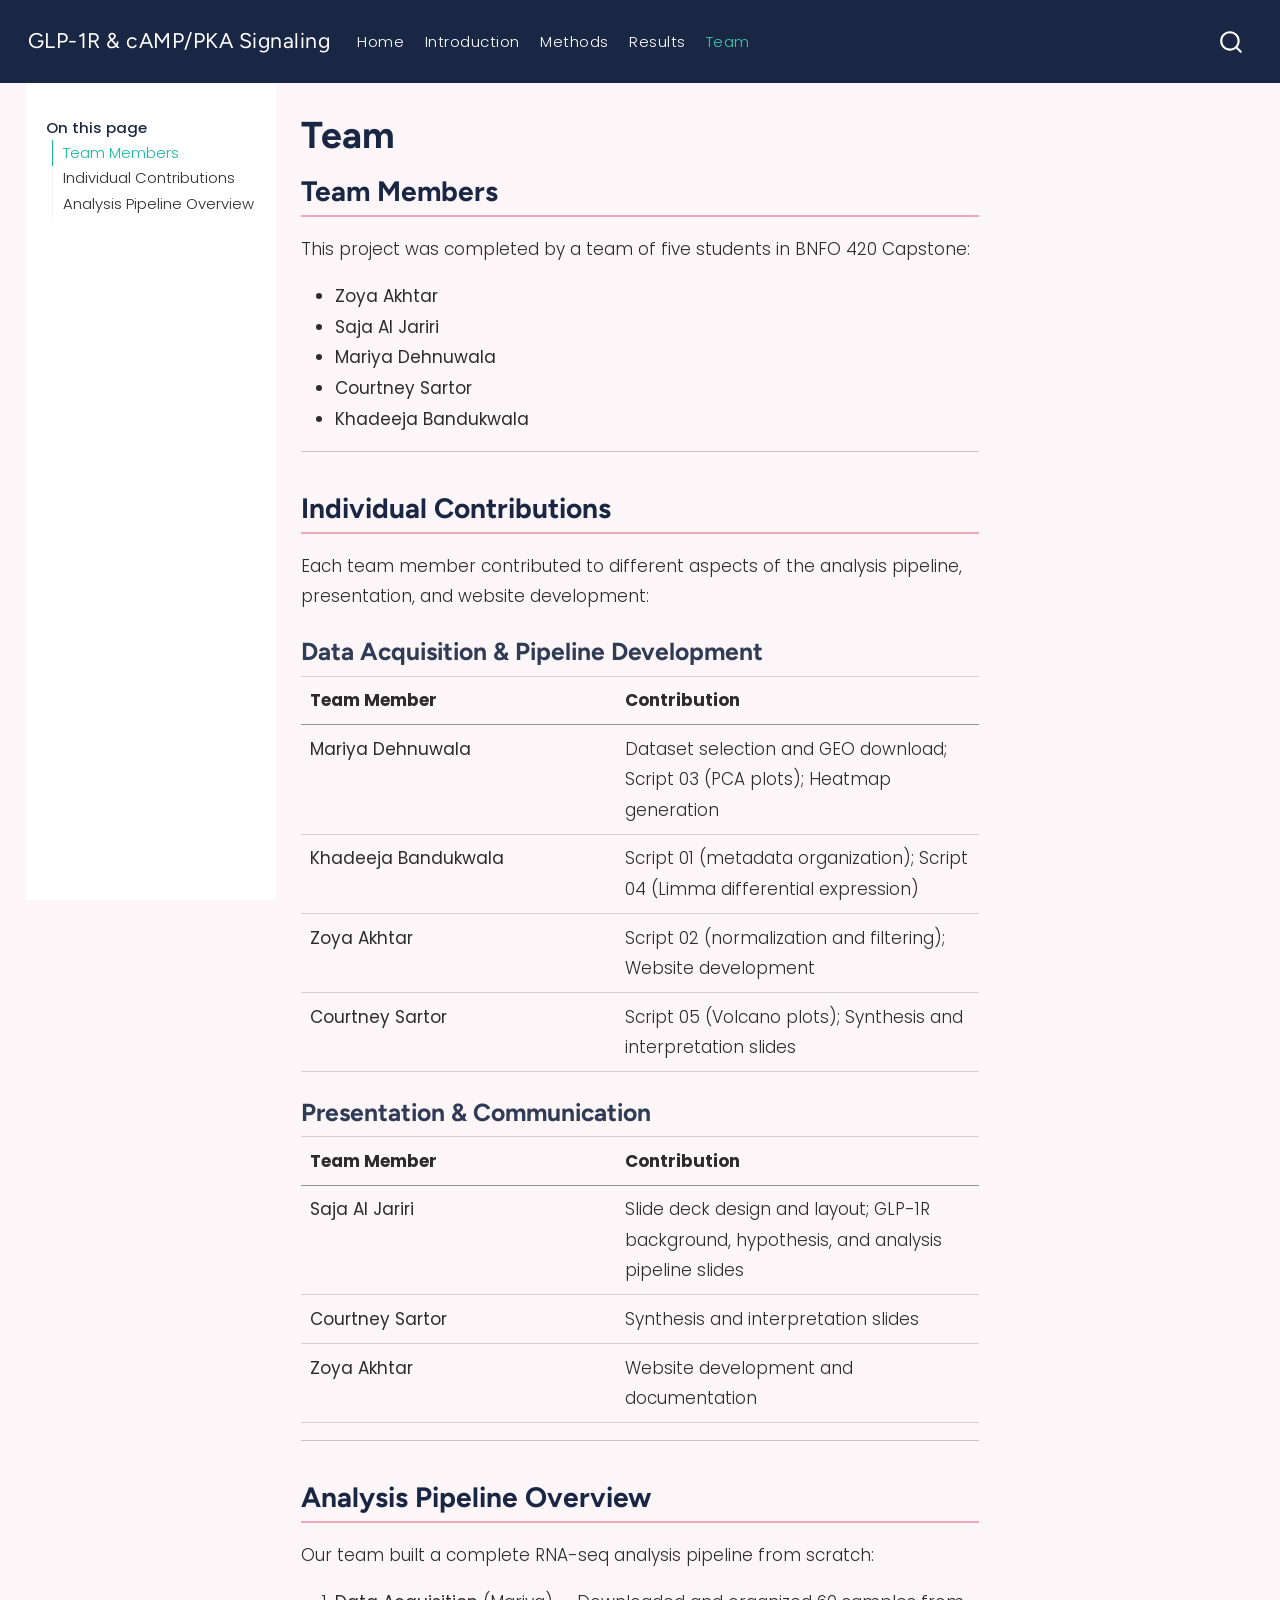
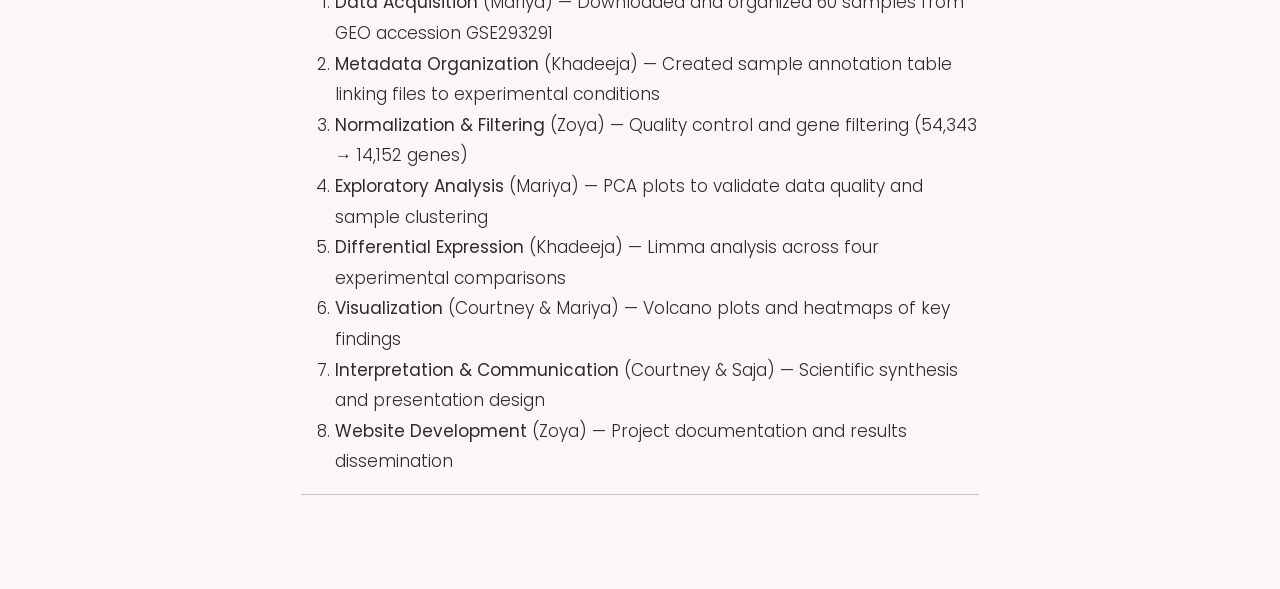
<file: docs/team.html>
<!DOCTYPE html>
<html xmlns="http://www.w3.org/1999/xhtml" lang="en" xml:lang="en"><head>

<meta charset="utf-8">
<meta name="generator" content="quarto-1.9.37">

<meta name="viewport" content="width=device-width, initial-scale=1.0, user-scalable=yes">


<title>Team – GLP-1R &amp; cAMP/PKA Signaling</title>
<style>
/* Default styles provided by pandoc.
** See https://pandoc.org/MANUAL.html#variables-for-html for config info.
*/
code{white-space: pre-wrap;}
span.smallcaps{font-variant: small-caps;}
div.columns{display: flex; gap: min(4vw, 1.5em);}
div.column{flex: auto; overflow-x: auto;}
div.hanging-indent{margin-left: 1.5em; text-indent: -1.5em;}
ul.task-list{list-style: none;}
ul.task-list li input[type="checkbox"] {
  width: 0.8em;
  margin: 0 0.8em 0.2em -1em; /* quarto-specific, see https://github.com/quarto-dev/quarto-cli/issues/4556 */ 
  vertical-align: middle;
}
</style>


<script src="site_libs/quarto-nav/quarto-nav.js"></script>
<script src="site_libs/quarto-nav/headroom.min.js"></script>
<script src="site_libs/clipboard/clipboard.min.js"></script>
<script src="site_libs/quarto-search/autocomplete.umd.js"></script>
<script src="site_libs/quarto-search/fuse.min.js"></script>
<script src="site_libs/quarto-search/quarto-search.js"></script>
<meta name="quarto:offset" content="./">
<script src="site_libs/quarto-html/quarto.js" type="module"></script>
<script src="site_libs/quarto-html/tabsets/tabsets.js" type="module"></script>
<script src="site_libs/quarto-html/popper.min.js"></script>
<script src="site_libs/quarto-html/tippy.umd.min.js"></script>
<script src="site_libs/quarto-html/anchor.min.js"></script>
<link href="site_libs/quarto-html/tippy.css" rel="stylesheet">
<link href="site_libs/quarto-html/quarto-syntax-highlighting-7f8f88aac4f3542376d5c11b86a4c14d.css" rel="stylesheet" id="quarto-text-highlighting-styles">
<script src="site_libs/bootstrap/bootstrap.min.js"></script>
<link href="site_libs/bootstrap/bootstrap-icons.css" rel="stylesheet">
<link href="site_libs/bootstrap/bootstrap-bb68615f0e3a8c0c45bf09534f9ebe9d.min.css" rel="stylesheet" append-hash="true" id="quarto-bootstrap" data-mode="light">
<script id="quarto-search-options" type="application/json">{
  "location": "navbar",
  "copy-button": false,
  "collapse-after": 3,
  "panel-placement": "end",
  "type": "overlay",
  "limit": 50,
  "keyboard-shortcut": [
    "f",
    "/",
    "s"
  ],
  "show-item-context": false,
  "language": {
    "search-no-results-text": "No results",
    "search-matching-documents-text": "matching documents",
    "search-copy-link-title": "Copy link to search",
    "search-hide-matches-text": "Hide additional matches",
    "search-more-match-text": "more match in this document",
    "search-more-matches-text": "more matches in this document",
    "search-clear-button-title": "Clear",
    "search-text-placeholder": "",
    "search-detached-cancel-button-title": "Cancel",
    "search-submit-button-title": "Submit",
    "search-label": "Search"
  }
}</script>
<style>html{ scroll-behavior: smooth; }</style>


<link rel="stylesheet" href="styles.css">
</head>

<body class="floating nav-fixed quarto-light">

<div id="quarto-search-results"></div>
  <header id="quarto-header" class="headroom fixed-top">
    <nav class="navbar navbar-expand-lg " data-bs-theme="dark">
      <div class="navbar-container container-fluid">
      <div class="navbar-brand-container mx-auto">
    <a class="navbar-brand" href="./index.html">
    <span class="navbar-title">GLP-1R &amp; cAMP/PKA Signaling</span>
    </a>
  </div>
            <div id="quarto-search" class="" title="Search"></div>
          <button class="navbar-toggler" type="button" data-bs-toggle="collapse" data-bs-target="#navbarCollapse" aria-controls="navbarCollapse" role="menu" aria-expanded="false" aria-label="Toggle navigation" onclick="if (window.quartoToggleHeadroom) { window.quartoToggleHeadroom(); }">
  <span class="navbar-toggler-icon"></span>
</button>
          <div class="collapse navbar-collapse" id="navbarCollapse">
            <ul class="navbar-nav navbar-nav-scroll me-auto">
  <li class="nav-item">
    <a class="nav-link" href="./index.html"> 
<span class="menu-text">Home</span></a>
  </li>  
  <li class="nav-item">
    <a class="nav-link" href="./introduction.html"> 
<span class="menu-text">Introduction</span></a>
  </li>  
  <li class="nav-item">
    <a class="nav-link" href="./proposal.html"> 
<span class="menu-text">Methods</span></a>
  </li>  
  <li class="nav-item">
    <a class="nav-link" href="./results.html"> 
<span class="menu-text">Results</span></a>
  </li>  
  <li class="nav-item">
    <a class="nav-link active" href="./team.html" aria-current="page"> 
<span class="menu-text">Team</span></a>
  </li>  
</ul>
          </div> <!-- /navcollapse -->
            <div class="quarto-navbar-tools">
</div>
      </div> <!-- /container-fluid -->
    </nav>
</header>
<!-- content -->
<div id="quarto-content" class="quarto-container page-columns page-rows-contents page-layout-article page-navbar">
<!-- sidebar -->
  <nav id="quarto-sidebar" class="sidebar collapse collapse-horizontal quarto-sidebar-collapse-item sidebar-navigation floating overflow-auto">
    <nav id="TOC" role="doc-toc" class="toc-active">
    <h2 id="toc-title">On this page</h2>
   
  <ul>
  <li><a href="#team-members" id="toc-team-members" class="nav-link active" data-scroll-target="#team-members">Team Members</a></li>
  <li><a href="#individual-contributions" id="toc-individual-contributions" class="nav-link" data-scroll-target="#individual-contributions">Individual Contributions</a>
  <ul class="collapse">
  <li><a href="#data-acquisition-pipeline-development" id="toc-data-acquisition-pipeline-development" class="nav-link" data-scroll-target="#data-acquisition-pipeline-development">Data Acquisition &amp; Pipeline Development</a></li>
  <li><a href="#presentation-communication" id="toc-presentation-communication" class="nav-link" data-scroll-target="#presentation-communication">Presentation &amp; Communication</a></li>
  </ul></li>
  <li><a href="#analysis-pipeline-overview" id="toc-analysis-pipeline-overview" class="nav-link" data-scroll-target="#analysis-pipeline-overview">Analysis Pipeline Overview</a></li>
  </ul>
</nav>
</nav>
<div id="quarto-sidebar-glass" class="quarto-sidebar-collapse-item" data-bs-toggle="collapse" data-bs-target=".quarto-sidebar-collapse-item"></div>
<!-- margin-sidebar -->
    <div id="quarto-margin-sidebar" class="sidebar margin-sidebar zindex-bottom">
    </div>
<!-- main -->
<main class="content" id="quarto-document-content">

<header id="title-block-header" class="quarto-title-block default">
<div class="quarto-title">
<h1 class="title">Team</h1>
</div>



<div class="quarto-title-meta">

    
  
    
  </div>
  


</header>


<section id="team-members" class="level2">
<h2 class="anchored" data-anchor-id="team-members">Team Members</h2>
<p>This project was completed by a team of five students in BNFO 420 Capstone:</p>
<ul>
<li><strong>Zoya Akhtar</strong></li>
<li><strong>Saja Al Jariri</strong></li>
<li><strong>Mariya Dehnuwala</strong></li>
<li><strong>Courtney Sartor</strong></li>
<li><strong>Khadeeja Bandukwala</strong></li>
</ul>
<hr>
</section>
<section id="individual-contributions" class="level2">
<h2 class="anchored" data-anchor-id="individual-contributions">Individual Contributions</h2>
<p>Each team member contributed to different aspects of the analysis pipeline, presentation, and website development:</p>
<section id="data-acquisition-pipeline-development" class="level3">
<h3 class="anchored" data-anchor-id="data-acquisition-pipeline-development">Data Acquisition &amp; Pipeline Development</h3>
<table class="caption-top table">
<colgroup>
<col style="width: 46%">
<col style="width: 53%">
</colgroup>
<thead>
<tr class="header">
<th>Team Member</th>
<th>Contribution</th>
</tr>
</thead>
<tbody>
<tr class="odd">
<td><strong>Mariya Dehnuwala</strong></td>
<td>Dataset selection and GEO download; Script 03 (PCA plots); Heatmap generation</td>
</tr>
<tr class="even">
<td><strong>Khadeeja Bandukwala</strong></td>
<td>Script 01 (metadata organization); Script 04 (Limma differential expression)</td>
</tr>
<tr class="odd">
<td><strong>Zoya Akhtar</strong></td>
<td>Script 02 (normalization and filtering); Website development</td>
</tr>
<tr class="even">
<td><strong>Courtney Sartor</strong></td>
<td>Script 05 (Volcano plots); Synthesis and interpretation slides</td>
</tr>
</tbody>
</table>
</section>
<section id="presentation-communication" class="level3">
<h3 class="anchored" data-anchor-id="presentation-communication">Presentation &amp; Communication</h3>
<table class="caption-top table">
<colgroup>
<col style="width: 46%">
<col style="width: 53%">
</colgroup>
<thead>
<tr class="header">
<th>Team Member</th>
<th>Contribution</th>
</tr>
</thead>
<tbody>
<tr class="odd">
<td><strong>Saja Al Jariri</strong></td>
<td>Slide deck design and layout; GLP-1R background, hypothesis, and analysis pipeline slides</td>
</tr>
<tr class="even">
<td><strong>Courtney Sartor</strong></td>
<td>Synthesis and interpretation slides</td>
</tr>
<tr class="odd">
<td><strong>Zoya Akhtar</strong></td>
<td>Website development and documentation</td>
</tr>
</tbody>
</table>
<hr>
</section>
</section>
<section id="analysis-pipeline-overview" class="level2">
<h2 class="anchored" data-anchor-id="analysis-pipeline-overview">Analysis Pipeline Overview</h2>
<p>Our team built a complete RNA-seq analysis pipeline from scratch:</p>
<ol type="1">
<li><strong>Data Acquisition</strong> (Mariya) — Downloaded and organized 60 samples from GEO accession GSE293291</li>
<li><strong>Metadata Organization</strong> (Khadeeja) — Created sample annotation table linking files to experimental conditions</li>
<li><strong>Normalization &amp; Filtering</strong> (Zoya) — Quality control and gene filtering (54,343 → 14,152 genes)</li>
<li><strong>Exploratory Analysis</strong> (Mariya) — PCA plots to validate data quality and sample clustering</li>
<li><strong>Differential Expression</strong> (Khadeeja) — Limma analysis across four experimental comparisons</li>
<li><strong>Visualization</strong> (Courtney &amp; Mariya) — Volcano plots and heatmaps of key findings</li>
<li><strong>Interpretation &amp; Communication</strong> (Courtney &amp; Saja) — Scientific synthesis and presentation design</li>
<li><strong>Website Development</strong> (Zoya) — Project documentation and results dissemination</li>
</ol>
<hr>


</section>

</main> <!-- /main -->
<script id="quarto-html-after-body" type="application/javascript">
  window.document.addEventListener("DOMContentLoaded", function (event) {
    const icon = "";
    const anchorJS = new window.AnchorJS();
    anchorJS.options = {
      placement: 'right',
      icon: icon
    };
    anchorJS.add('.anchored');
    const isCodeAnnotation = (el) => {
      for (const clz of el.classList) {
        if (clz.startsWith('code-annotation-')) {                     
          return true;
        }
      }
      return false;
    }
    const onCopySuccess = function(e) {
      // button target
      const button = e.trigger;
      // don't keep focus
      button.blur();
      // flash "checked"
      button.classList.add('code-copy-button-checked');
      var currentTitle = button.getAttribute("title");
      button.setAttribute("title", "Copied!");
      let tooltip;
      if (window.bootstrap) {
        button.setAttribute("data-bs-toggle", "tooltip");
        button.setAttribute("data-bs-placement", "left");
        button.setAttribute("data-bs-title", "Copied!");
        tooltip = new bootstrap.Tooltip(button, 
          { trigger: "manual", 
            customClass: "code-copy-button-tooltip",
            offset: [0, -8]});
        tooltip.show();    
      }
      setTimeout(function() {
        if (tooltip) {
          tooltip.hide();
          button.removeAttribute("data-bs-title");
          button.removeAttribute("data-bs-toggle");
          button.removeAttribute("data-bs-placement");
        }
        button.setAttribute("title", currentTitle);
        button.classList.remove('code-copy-button-checked');
      }, 1000);
      // clear code selection
      e.clearSelection();
    }
    const getTextToCopy = function(trigger) {
      const outerScaffold = trigger.parentElement.cloneNode(true);
      const codeEl = outerScaffold.querySelector('code');
      for (const childEl of codeEl.children) {
        if (isCodeAnnotation(childEl)) {
          childEl.remove();
        }
      }
      return codeEl.innerText;
    }
    const clipboard = new window.ClipboardJS('.code-copy-button:not([data-in-quarto-modal])', {
      text: getTextToCopy
    });
    clipboard.on('success', onCopySuccess);
    if (window.document.getElementById('quarto-embedded-source-code-modal')) {
      const clipboardModal = new window.ClipboardJS('.code-copy-button[data-in-quarto-modal]', {
        text: getTextToCopy,
        container: window.document.getElementById('quarto-embedded-source-code-modal')
      });
      clipboardModal.on('success', onCopySuccess);
    }
      var localhostRegex = new RegExp(/^(?:http|https):\/\/localhost\:?[0-9]*\//);
      var mailtoRegex = new RegExp(/^mailto:/);
        var filterRegex = new RegExp('/' + window.location.host + '/');
      var isInternal = (href) => {
          return filterRegex.test(href) || localhostRegex.test(href) || mailtoRegex.test(href);
      }
      // Inspect non-navigation links and adorn them if external
     var links = window.document.querySelectorAll('a[href]:not(.nav-link):not(.navbar-brand):not(.toc-action):not(.sidebar-link):not(.sidebar-item-toggle):not(.pagination-link):not(.no-external):not([aria-hidden]):not(.dropdown-item):not(.quarto-navigation-tool):not(.about-link)');
      for (var i=0; i<links.length; i++) {
        const link = links[i];
        if (!isInternal(link.href)) {
          // undo the damage that might have been done by quarto-nav.js in the case of
          // links that we want to consider external
          if (link.dataset.originalHref !== undefined) {
            link.href = link.dataset.originalHref;
          }
        }
      }
    function tippyHover(el, contentFn, onTriggerFn, onUntriggerFn) {
      const config = {
        allowHTML: true,
        maxWidth: 500,
        delay: 100,
        arrow: false,
        appendTo: function(el) {
            return el.parentElement;
        },
        interactive: true,
        interactiveBorder: 10,
        theme: 'quarto',
        placement: 'bottom-start',
      };
      if (contentFn) {
        config.content = contentFn;
      }
      if (onTriggerFn) {
        config.onTrigger = onTriggerFn;
      }
      if (onUntriggerFn) {
        config.onUntrigger = onUntriggerFn;
      }
      window.tippy(el, config); 
    }
    const noterefs = window.document.querySelectorAll('a[role="doc-noteref"]');
    for (var i=0; i<noterefs.length; i++) {
      const ref = noterefs[i];
      tippyHover(ref, function() {
        // use id or data attribute instead here
        let href = ref.getAttribute('data-footnote-href') || ref.getAttribute('href');
        try { href = new URL(href).hash; } catch {}
        const id = href.replace(/^#\/?/, "");
        const note = window.document.getElementById(id);
        if (note) {
          return note.innerHTML;
        } else {
          return "";
        }
      });
    }
    const xrefs = window.document.querySelectorAll('a.quarto-xref');
    const processXRef = (id, note) => {
      // Strip column container classes
      const stripColumnClz = (el) => {
        el.classList.remove("page-full", "page-columns");
        if (el.children) {
          for (const child of el.children) {
            stripColumnClz(child);
          }
        }
      }
      stripColumnClz(note)
      if (id === null || id.startsWith('sec-')) {
        // Special case sections, only their first couple elements
        const container = document.createElement("div");
        if (note.children && note.children.length > 2) {
          container.appendChild(note.children[0].cloneNode(true));
          for (let i = 1; i < note.children.length; i++) {
            const child = note.children[i];
            if (child.tagName === "P" && child.innerText === "") {
              continue;
            } else {
              container.appendChild(child.cloneNode(true));
              break;
            }
          }
          if (window.Quarto?.typesetMath) {
            window.Quarto.typesetMath(container);
          }
          return container.innerHTML
        } else {
          if (window.Quarto?.typesetMath) {
            window.Quarto.typesetMath(note);
          }
          return note.innerHTML;
        }
      } else {
        // Remove any anchor links if they are present
        const anchorLink = note.querySelector('a.anchorjs-link');
        if (anchorLink) {
          anchorLink.remove();
        }
        if (window.Quarto?.typesetMath) {
          window.Quarto.typesetMath(note);
        }
        if (note.classList.contains("callout")) {
          return note.outerHTML;
        } else {
          return note.innerHTML;
        }
      }
    }
    for (var i=0; i<xrefs.length; i++) {
      const xref = xrefs[i];
      tippyHover(xref, undefined, function(instance) {
        instance.disable();
        let url = xref.getAttribute('href');
        let hash = undefined; 
        if (url.startsWith('#')) {
          hash = url;
        } else {
          try { hash = new URL(url).hash; } catch {}
        }
        if (hash) {
          const id = hash.replace(/^#\/?/, "");
          const note = window.document.getElementById(id);
          if (note !== null) {
            try {
              const html = processXRef(id, note.cloneNode(true));
              instance.setContent(html);
            } finally {
              instance.enable();
              instance.show();
            }
          } else {
            // See if we can fetch this
            fetch(url.split('#')[0])
            .then(res => res.text())
            .then(html => {
              const parser = new DOMParser();
              const htmlDoc = parser.parseFromString(html, "text/html");
              const note = htmlDoc.getElementById(id);
              if (note !== null) {
                const html = processXRef(id, note);
                instance.setContent(html);
              } 
            }).finally(() => {
              instance.enable();
              instance.show();
            });
          }
        } else {
          // See if we can fetch a full url (with no hash to target)
          // This is a special case and we should probably do some content thinning / targeting
          fetch(url)
          .then(res => res.text())
          .then(html => {
            const parser = new DOMParser();
            const htmlDoc = parser.parseFromString(html, "text/html");
            const note = htmlDoc.querySelector('main.content');
            if (note !== null) {
              // This should only happen for chapter cross references
              // (since there is no id in the URL)
              // remove the first header
              if (note.children.length > 0 && note.children[0].tagName === "HEADER") {
                note.children[0].remove();
              }
              const html = processXRef(null, note);
              instance.setContent(html);
            } 
          }).finally(() => {
            instance.enable();
            instance.show();
          });
        }
      }, function(instance) {
      });
    }
        let selectedAnnoteEl;
        const selectorForAnnotation = ( cell, annotation) => {
          let cellAttr = 'data-code-cell="' + cell + '"';
          let lineAttr = 'data-code-annotation="' +  annotation + '"';
          const selector = 'span[' + cellAttr + '][' + lineAttr + ']';
          return selector;
        }
        const selectCodeLines = (annoteEl) => {
          const doc = window.document;
          const targetCell = annoteEl.getAttribute("data-target-cell");
          const targetAnnotation = annoteEl.getAttribute("data-target-annotation");
          const annoteSpan = window.document.querySelector(selectorForAnnotation(targetCell, targetAnnotation));
          const lines = annoteSpan.getAttribute("data-code-lines").split(",");
          const lineIds = lines.map((line) => {
            return targetCell + "-" + line;
          })
          let top = null;
          let height = null;
          let parent = null;
          if (lineIds.length > 0) {
              //compute the position of the single el (top and bottom and make a div)
              const el = window.document.getElementById(lineIds[0]);
              top = el.offsetTop;
              height = el.offsetHeight;
              parent = el.parentElement.parentElement;
            if (lineIds.length > 1) {
              const lastEl = window.document.getElementById(lineIds[lineIds.length - 1]);
              const bottom = lastEl.offsetTop + lastEl.offsetHeight;
              height = bottom - top;
            }
            if (top !== null && height !== null && parent !== null) {
              // cook up a div (if necessary) and position it 
              let div = window.document.getElementById("code-annotation-line-highlight");
              if (div === null) {
                div = window.document.createElement("div");
                div.setAttribute("id", "code-annotation-line-highlight");
                div.style.position = 'absolute';
                parent.appendChild(div);
              }
              div.style.top = top - 2 + "px";
              div.style.height = height + 4 + "px";
              div.style.left = 0;
              let gutterDiv = window.document.getElementById("code-annotation-line-highlight-gutter");
              if (gutterDiv === null) {
                gutterDiv = window.document.createElement("div");
                gutterDiv.setAttribute("id", "code-annotation-line-highlight-gutter");
                gutterDiv.style.position = 'absolute';
                const codeCell = window.document.getElementById(targetCell);
                const gutter = codeCell.querySelector('.code-annotation-gutter');
                gutter.appendChild(gutterDiv);
              }
              gutterDiv.style.top = top - 2 + "px";
              gutterDiv.style.height = height + 4 + "px";
            }
            selectedAnnoteEl = annoteEl;
          }
        };
        const unselectCodeLines = () => {
          const elementsIds = ["code-annotation-line-highlight", "code-annotation-line-highlight-gutter"];
          elementsIds.forEach((elId) => {
            const div = window.document.getElementById(elId);
            if (div) {
              div.remove();
            }
          });
          selectedAnnoteEl = undefined;
        };
          // Handle positioning of the toggle
      window.addEventListener(
        "resize",
        throttle(() => {
          elRect = undefined;
          if (selectedAnnoteEl) {
            selectCodeLines(selectedAnnoteEl);
          }
        }, 10)
      );
      function throttle(fn, ms) {
      let throttle = false;
      let timer;
        return (...args) => {
          if(!throttle) { // first call gets through
              fn.apply(this, args);
              throttle = true;
          } else { // all the others get throttled
              if(timer) clearTimeout(timer); // cancel #2
              timer = setTimeout(() => {
                fn.apply(this, args);
                timer = throttle = false;
              }, ms);
          }
        };
      }
        // Attach click handler to the DT
        const annoteDls = window.document.querySelectorAll('dt[data-target-cell]');
        for (const annoteDlNode of annoteDls) {
          annoteDlNode.addEventListener('click', (event) => {
            const clickedEl = event.target;
            if (clickedEl !== selectedAnnoteEl) {
              unselectCodeLines();
              const activeEl = window.document.querySelector('dt[data-target-cell].code-annotation-active');
              if (activeEl) {
                activeEl.classList.remove('code-annotation-active');
              }
              selectCodeLines(clickedEl);
              clickedEl.classList.add('code-annotation-active');
            } else {
              // Unselect the line
              unselectCodeLines();
              clickedEl.classList.remove('code-annotation-active');
            }
          });
        }
    const findCites = (el) => {
      const parentEl = el.parentElement;
      if (parentEl) {
        const cites = parentEl.dataset.cites;
        if (cites) {
          return {
            el,
            cites: cites.split(' ')
          };
        } else {
          return findCites(el.parentElement)
        }
      } else {
        return undefined;
      }
    };
    var bibliorefs = window.document.querySelectorAll('a[role="doc-biblioref"]');
    for (var i=0; i<bibliorefs.length; i++) {
      const ref = bibliorefs[i];
      const citeInfo = findCites(ref);
      if (citeInfo) {
        tippyHover(citeInfo.el, function() {
          var popup = window.document.createElement('div');
          citeInfo.cites.forEach(function(cite) {
            var citeDiv = window.document.createElement('div');
            citeDiv.classList.add('hanging-indent');
            citeDiv.classList.add('csl-entry');
            var biblioDiv = window.document.getElementById('ref-' + cite);
            if (biblioDiv) {
              citeDiv.innerHTML = biblioDiv.innerHTML;
            }
            popup.appendChild(citeDiv);
          });
          return popup.innerHTML;
        });
      }
    }
  });
  </script>
</div> <!-- /content -->




<script src="site_libs/quarto-html/zenscroll-min.js"></script>
</body></html>
</file>
<file: site_libs/quarto-html/tippy.css>
.tippy-box[data-animation=fade][data-state=hidden]{opacity:0}[data-tippy-root]{max-width:calc(100vw - 10px)}.tippy-box{position:relative;background-color:#333;color:#fff;border-radius:4px;font-size:14px;line-height:1.4;white-space:normal;outline:0;transition-property:transform,visibility,opacity}.tippy-box[data-placement^=top]>.tippy-arrow{bottom:0}.tippy-box[data-placement^=top]>.tippy-arrow:before{bottom:-7px;left:0;border-width:8px 8px 0;border-top-color:initial;transform-origin:center top}.tippy-box[data-placement^=bottom]>.tippy-arrow{top:0}.tippy-box[data-placement^=bottom]>.tippy-arrow:before{top:-7px;left:0;border-width:0 8px 8px;border-bottom-color:initial;transform-origin:center bottom}.tippy-box[data-placement^=left]>.tippy-arrow{right:0}.tippy-box[data-placement^=left]>.tippy-arrow:before{border-width:8px 0 8px 8px;border-left-color:initial;right:-7px;transform-origin:center left}.tippy-box[data-placement^=right]>.tippy-arrow{left:0}.tippy-box[data-placement^=right]>.tippy-arrow:before{left:-7px;border-width:8px 8px 8px 0;border-right-color:initial;transform-origin:center right}.tippy-box[data-inertia][data-state=visible]{transition-timing-function:cubic-bezier(.54,1.5,.38,1.11)}.tippy-arrow{width:16px;height:16px;color:#333}.tippy-arrow:before{content:"";position:absolute;border-color:transparent;border-style:solid}.tippy-content{position:relative;padding:5px 9px;z-index:1}
</file>
<file: site_libs/quarto-html/quarto-syntax-highlighting-ed96de9b727972fe78a7b5d16c58bf87.css>
/* quarto syntax highlight colors */
:root {
  --quarto-hl-ot-color: #003B4F;
  --quarto-hl-at-color: #657422;
  --quarto-hl-ss-color: #20794D;
  --quarto-hl-an-color: #5E5E5E;
  --quarto-hl-fu-color: #4758AB;
  --quarto-hl-st-color: #20794D;
  --quarto-hl-cf-color: #003B4F;
  --quarto-hl-op-color: #5E5E5E;
  --quarto-hl-er-color: #AD0000;
  --quarto-hl-bn-color: #AD0000;
  --quarto-hl-al-color: #AD0000;
  --quarto-hl-va-color: #111111;
  --quarto-hl-bu-color: inherit;
  --quarto-hl-ex-color: inherit;
  --quarto-hl-pp-color: #AD0000;
  --quarto-hl-in-color: #5E5E5E;
  --quarto-hl-vs-color: #20794D;
  --quarto-hl-wa-color: #5E5E5E;
  --quarto-hl-do-color: #5E5E5E;
  --quarto-hl-im-color: #00769E;
  --quarto-hl-ch-color: #20794D;
  --quarto-hl-dt-color: #AD0000;
  --quarto-hl-fl-color: #AD0000;
  --quarto-hl-co-color: #5E5E5E;
  --quarto-hl-cv-color: #5E5E5E;
  --quarto-hl-cn-color: #8f5902;
  --quarto-hl-sc-color: #5E5E5E;
  --quarto-hl-dv-color: #AD0000;
  --quarto-hl-kw-color: #003B4F;
}

/* other quarto variables */
:root {
  --quarto-font-monospace: SFMono-Regular, Menlo, Monaco, Consolas, "Liberation Mono", "Courier New", monospace;
}

/* syntax highlight based on Pandoc's rules */
pre > code.sourceCode > span {
  color: #003B4F;
}

code.sourceCode > span {
  color: #003B4F;
}

div.sourceCode,
div.sourceCode pre.sourceCode {
  color: #003B4F;
}

/* Normal */
code span {
  color: #003B4F;
}

/* Alert */
code span.al {
  color: #AD0000;
  font-style: inherit;
}

/* Annotation */
code span.an {
  color: #5E5E5E;
  font-style: inherit;
}

/* Attribute */
code span.at {
  color: #657422;
  font-style: inherit;
}

/* BaseN */
code span.bn {
  color: #AD0000;
  font-style: inherit;
}

/* BuiltIn */
code span.bu {
  font-style: inherit;
}

/* ControlFlow */
code span.cf {
  color: #003B4F;
  font-weight: bold;
  font-style: inherit;
}

/* Char */
code span.ch {
  color: #20794D;
  font-style: inherit;
}

/* Constant */
code span.cn {
  color: #8f5902;
  font-style: inherit;
}

/* Comment */
code span.co {
  color: #5E5E5E;
  font-style: inherit;
}

/* CommentVar */
code span.cv {
  color: #5E5E5E;
  font-style: italic;
}

/* Documentation */
code span.do {
  color: #5E5E5E;
  font-style: italic;
}

/* DataType */
code span.dt {
  color: #AD0000;
  font-style: inherit;
}

/* DecVal */
code span.dv {
  color: #AD0000;
  font-style: inherit;
}

/* Error */
code span.er {
  color: #AD0000;
  font-style: inherit;
}

/* Extension */
code span.ex {
  font-style: inherit;
}

/* Float */
code span.fl {
  color: #AD0000;
  font-style: inherit;
}

/* Function */
code span.fu {
  color: #4758AB;
  font-style: inherit;
}

/* Import */
code span.im {
  color: #00769E;
  font-style: inherit;
}

/* Information */
code span.in {
  color: #5E5E5E;
  font-style: inherit;
}

/* Keyword */
code span.kw {
  color: #003B4F;
  font-weight: bold;
  font-style: inherit;
}

/* Operator */
code span.op {
  color: #5E5E5E;
  font-style: inherit;
}

/* Other */
code span.ot {
  color: #003B4F;
  font-style: inherit;
}

/* Preprocessor */
code span.pp {
  color: #AD0000;
  font-style: inherit;
}

/* SpecialChar */
code span.sc {
  color: #5E5E5E;
  font-style: inherit;
}

/* SpecialString */
code span.ss {
  color: #20794D;
  font-style: inherit;
}

/* String */
code span.st {
  color: #20794D;
  font-style: inherit;
}

/* Variable */
code span.va {
  color: #111111;
  font-style: inherit;
}

/* VerbatimString */
code span.vs {
  color: #20794D;
  font-style: inherit;
}

/* Warning */
code span.wa {
  color: #5E5E5E;
  font-style: italic;
}

.prevent-inlining {
  content: "</";
}

/*# sourceMappingURL=0920dd6d7437995b8cdf7429764427b1.css.map */
</file>
<file: styles.css>
@import url('https://fonts.googleapis.com/css2?family=Figtree:wght@400;600;700&family=Poppins:wght@300;400;500&display=swap');

body {
  font-family: 'Poppins', sans-serif;
  color: #2c2c2c;
  background-color: #fdf6f8;
  font-weight: 300;
  line-height: 1.8;
}

.navbar {
  font-family: 'Figtree', sans-serif;
  font-size: 15px;
  letter-spacing: 0.5px;
}

h1, h2, h3, h4 {
  font-family: 'Figtree', sans-serif;
  font-weight: 700;
}

h1 {
  color: #1a2744;
  font-size: 2.2em;
  margin-bottom: 10px;
}

h2 {
  color: #1a2744;
  border-bottom: 2px solid #f4a7b9;
  padding-bottom: 6px;
  margin-top: 40px;
}

h3 {
  color: #1a2744;
}

.hero {
  background: linear-gradient(135deg, #1a2744, #2c3e6b);
  color: white;
  padding: 60px 40px;
  border-radius: 12px;
  margin-bottom: 40px;
  text-align: center;
}

.hero h1 {
  color: white;
  font-size: 2.4em;
  margin-bottom: 10px;
  font-family: 'Figtree', sans-serif;
}

.hero p {
  font-family: 'Poppins', sans-serif;
  font-size: 1.1em;
  opacity: 0.9;
  max-width: 700px;
  margin: 0 auto;
}

.stat-grid {
  display: grid;
  grid-template-columns: repeat(4, 1fr);
  gap: 16px;
  margin: 30px 0;
}

.stat-box {
  background: white;
  border: 1px solid #f4a7b9;
  border-radius: 10px;
  padding: 20px;
  text-align: center;
  box-shadow: 0 2px 6px rgba(0,0,0,0.06);
}

.stat-box .number {
  font-family: 'Figtree', sans-serif;
  font-size: 2em;
  font-weight: 700;
  color: #1a2744;
}

.stat-box .label {
  font-family: 'Poppins', sans-serif;
  font-size: 0.85em;
  color: #777;
  margin-top: 4px;
}

.figure-card {
  background: white;
  border-radius: 10px;
  padding: 20px;
  margin: 20px 0;
  box-shadow: 0 2px 8px rgba(0,0,0,0.07);
  border-left: 4px solid #f4a7b9;
}

.figure-card img {
  width: 100%;
  border-radius: 6px;
}

.figure-card .caption {
  font-family: 'Poppins', sans-serif;
  font-size: 0.9em;
  color: #555;
  margin-top: 10px;
  font-style: italic;
}

.finding-box {
  background: #fff0f4;
  border: 1px solid #f4a7b9;
  border-radius: 8px;
  padding: 16px 20px;
  margin: 16px 0;
  font-family: 'Poppins', sans-serif;
}

.finding-box strong {
  color: #1a2744;
  font-family: 'Figtree', sans-serif;
}

.abstract-box {
  background: white;
  border: 1px solid #f4a7b9;
  border-radius: 12px;
  padding: 30px 36px;
  margin: 30px 0;
  box-shadow: 0 2px 10px rgba(0,0,0,0.07);
  line-height: 1.9;
  font-size: 1.02em;
  font-family: 'Poppins', sans-serif;
}

.roadmap-step {
  display: flex;
  align-items: flex-start;
  gap: 16px;
  background: white;
  border-radius: 10px;
  padding: 18px 22px;
  margin: 12px 0;
  box-shadow: 0 1px 6px rgba(0,0,0,0.06);
  border-left: 5px solid #f4a7b9;
}

.roadmap-step .step-number {
  background: #1a2744;
  color: white;
  border-radius: 50%;
  width: 32px;
  height: 32px;
  display: flex;
  align-items: center;
  justify-content: center;
  font-weight: bold;
  font-size: 0.9em;
  flex-shrink: 0;
  font-family: 'Figtree', sans-serif;
}

.roadmap-step .step-content h4 {
  margin: 0 0 4px 0;
  color: #1a2744;
  font-size: 1em;
  font-family: 'Figtree', sans-serif;
}

.roadmap-step .step-content p {
  margin: 0;
  font-size: 0.9em;
  color: #555;
  font-family: 'Poppins', sans-serif;
}

.team-grid {
  display: grid;
  grid-template-columns: repeat(3, 1fr);
  gap: 20px;
  margin: 30px 0;
}

.team-card {
  background: white;
  border-radius: 10px;
  padding: 24px;
  text-align: center;
  box-shadow: 0 2px 8px rgba(0,0,0,0.07);
  border-top: 4px solid #f4a7b9;
}

.team-card h3 {
  color: #1a2744;
  margin-bottom: 6px;
  font-family: 'Figtree', sans-serif;
}

.team-card .role {
  font-family: 'Poppins', sans-serif;
  font-size: 0.85em;
  color: #777;
}

a {
  color: #1a2744;
}

a:hover {
  color: #c0607a;
}

p {
  font-family: 'Poppins', sans-serif;
}

li {
  font-family: 'Poppins', sans-serif;
}

table {
  font-family: 'Poppins', sans-serif;
}
</file>
<file: docs/site_libs/quarto-html/tippy.css>
.tippy-box[data-animation=fade][data-state=hidden]{opacity:0}[data-tippy-root]{max-width:calc(100vw - 10px)}.tippy-box{position:relative;background-color:#333;color:#fff;border-radius:4px;font-size:14px;line-height:1.4;white-space:normal;outline:0;transition-property:transform,visibility,opacity}.tippy-box[data-placement^=top]>.tippy-arrow{bottom:0}.tippy-box[data-placement^=top]>.tippy-arrow:before{bottom:-7px;left:0;border-width:8px 8px 0;border-top-color:initial;transform-origin:center top}.tippy-box[data-placement^=bottom]>.tippy-arrow{top:0}.tippy-box[data-placement^=bottom]>.tippy-arrow:before{top:-7px;left:0;border-width:0 8px 8px;border-bottom-color:initial;transform-origin:center bottom}.tippy-box[data-placement^=left]>.tippy-arrow{right:0}.tippy-box[data-placement^=left]>.tippy-arrow:before{border-width:8px 0 8px 8px;border-left-color:initial;right:-7px;transform-origin:center left}.tippy-box[data-placement^=right]>.tippy-arrow{left:0}.tippy-box[data-placement^=right]>.tippy-arrow:before{left:-7px;border-width:8px 8px 8px 0;border-right-color:initial;transform-origin:center right}.tippy-box[data-inertia][data-state=visible]{transition-timing-function:cubic-bezier(.54,1.5,.38,1.11)}.tippy-arrow{width:16px;height:16px;color:#333}.tippy-arrow:before{content:"";position:absolute;border-color:transparent;border-style:solid}.tippy-content{position:relative;padding:5px 9px;z-index:1}
</file>
<file: docs/site_libs/quarto-html/quarto-syntax-highlighting-7f8f88aac4f3542376d5c11b86a4c14d.css>
/* quarto syntax highlight colors */
:root {
  --quarto-hl-ot-color: #003B4F;
  --quarto-hl-at-color: #657422;
  --quarto-hl-ss-color: #20794D;
  --quarto-hl-an-color: #5E5E5E;
  --quarto-hl-fu-color: #4758AB;
  --quarto-hl-st-color: #20794D;
  --quarto-hl-cf-color: #003B4F;
  --quarto-hl-op-color: #5E5E5E;
  --quarto-hl-er-color: #AD0000;
  --quarto-hl-bn-color: #AD0000;
  --quarto-hl-al-color: #AD0000;
  --quarto-hl-va-color: #111111;
  --quarto-hl-bu-color: inherit;
  --quarto-hl-ex-color: inherit;
  --quarto-hl-pp-color: #AD0000;
  --quarto-hl-in-color: #5E5E5E;
  --quarto-hl-vs-color: #20794D;
  --quarto-hl-wa-color: #5E5E5E;
  --quarto-hl-do-color: #5E5E5E;
  --quarto-hl-im-color: #00769E;
  --quarto-hl-ch-color: #20794D;
  --quarto-hl-dt-color: #AD0000;
  --quarto-hl-fl-color: #AD0000;
  --quarto-hl-co-color: #5E5E5E;
  --quarto-hl-cv-color: #5E5E5E;
  --quarto-hl-cn-color: #8f5902;
  --quarto-hl-sc-color: #5E5E5E;
  --quarto-hl-dv-color: #AD0000;
  --quarto-hl-kw-color: #003B4F;
}

/* other quarto variables */
:root {
  --quarto-font-monospace: SFMono-Regular, Menlo, Monaco, Consolas, "Liberation Mono", "Courier New", monospace;
}

/* syntax highlight based on Pandoc's rules */
pre > code.sourceCode > span {
  color: #003B4F;
}

code.sourceCode > span {
  color: #003B4F;
}

div.sourceCode,
div.sourceCode pre.sourceCode {
  color: #003B4F;
}

/* Normal */
code span {
  color: #003B4F;
}

/* Alert */
code span.al {
  color: #AD0000;
  font-style: inherit;
}

/* Annotation */
code span.an {
  color: #5E5E5E;
  font-style: inherit;
}

/* Attribute */
code span.at {
  color: #657422;
  font-style: inherit;
}

/* BaseN */
code span.bn {
  color: #AD0000;
  font-style: inherit;
}

/* BuiltIn */
code span.bu {
  font-style: inherit;
}

/* ControlFlow */
code span.cf {
  color: #003B4F;
  font-weight: bold;
  font-style: inherit;
}

/* Char */
code span.ch {
  color: #20794D;
  font-style: inherit;
}

/* Constant */
code span.cn {
  color: #8f5902;
  font-style: inherit;
}

/* Comment */
code span.co {
  color: #5E5E5E;
  font-style: inherit;
}

/* CommentVar */
code span.cv {
  color: #5E5E5E;
  font-style: italic;
}

/* Documentation */
code span.do {
  color: #5E5E5E;
  font-style: italic;
}

/* DataType */
code span.dt {
  color: #AD0000;
  font-style: inherit;
}

/* DecVal */
code span.dv {
  color: #AD0000;
  font-style: inherit;
}

/* Error */
code span.er {
  color: #AD0000;
  font-style: inherit;
}

/* Extension */
code span.ex {
  font-style: inherit;
}

/* Float */
code span.fl {
  color: #AD0000;
  font-style: inherit;
}

/* Function */
code span.fu {
  color: #4758AB;
  font-style: inherit;
}

/* Import */
code span.im {
  color: #00769E;
  font-style: inherit;
}

/* Information */
code span.in {
  color: #5E5E5E;
  font-style: inherit;
}

/* Keyword */
code span.kw {
  color: #003B4F;
  font-weight: bold;
  font-style: inherit;
}

/* Operator */
code span.op {
  color: #5E5E5E;
  font-style: inherit;
}

/* Other */
code span.ot {
  color: #003B4F;
  font-style: inherit;
}

/* Preprocessor */
code span.pp {
  color: #AD0000;
  font-style: inherit;
}

/* SpecialChar */
code span.sc {
  color: #5E5E5E;
  font-style: inherit;
}

/* SpecialString */
code span.ss {
  color: #20794D;
  font-style: inherit;
}

/* String */
code span.st {
  color: #20794D;
  font-style: inherit;
}

/* Variable */
code span.va {
  color: #111111;
  font-style: inherit;
}

/* VerbatimString */
code span.vs {
  color: #20794D;
  font-style: inherit;
}

/* Warning */
code span.wa {
  color: #5E5E5E;
  font-style: italic;
}

.prevent-inlining {
  content: "</";
}

/*# sourceMappingURL=789ad8cd35626ba772517505b42a116e.css.map */
</file>
<file: docs/styles.css>
@import url('https://fonts.googleapis.com/css2?family=Figtree:wght@400;600;700&family=Poppins:wght@300;400;500&display=swap');

body {
  font-family: 'Poppins', sans-serif;
  color: #2c2c2c;
  background-color: #fdf6f8;
  font-weight: 300;
  line-height: 1.8;
}

.navbar {
  font-family: 'Figtree', sans-serif;
  font-size: 15px;
  letter-spacing: 0.5px;
}

h1, h2, h3, h4 {
  font-family: 'Figtree', sans-serif;
  font-weight: 700;
}

h1 {
  color: #1a2744;
  font-size: 2.2em;
  margin-bottom: 10px;
}

h2 {
  color: #1a2744;
  border-bottom: 2px solid #f4a7b9;
  padding-bottom: 6px;
  margin-top: 40px;
}

h3 {
  color: #1a2744;
}

.hero {
  background: linear-gradient(135deg, #1a2744, #2c3e6b);
  color: white;
  padding: 60px 40px;
  border-radius: 12px;
  margin-bottom: 40px;
  text-align: center;
}

.hero h1 {
  color: white;
  font-size: 2.4em;
  margin-bottom: 10px;
  font-family: 'Figtree', sans-serif;
}

.hero p {
  font-family: 'Poppins', sans-serif;
  font-size: 1.1em;
  opacity: 0.9;
  max-width: 700px;
  margin: 0 auto;
}

.stat-grid {
  display: grid;
  grid-template-columns: repeat(4, 1fr);
  gap: 16px;
  margin: 30px 0;
}

.stat-box {
  background: white;
  border: 1px solid #f4a7b9;
  border-radius: 10px;
  padding: 20px;
  text-align: center;
  box-shadow: 0 2px 6px rgba(0,0,0,0.06);
}

.stat-box .number {
  font-family: 'Figtree', sans-serif;
  font-size: 2em;
  font-weight: 700;
  color: #1a2744;
}

.stat-box .label {
  font-family: 'Poppins', sans-serif;
  font-size: 0.85em;
  color: #777;
  margin-top: 4px;
}

.figure-card {
  background: white;
  border-radius: 10px;
  padding: 20px;
  margin: 20px 0;
  box-shadow: 0 2px 8px rgba(0,0,0,0.07);
  border-left: 4px solid #f4a7b9;
}

.figure-card img {
  width: 100%;
  border-radius: 6px;
}

.figure-card .caption {
  font-family: 'Poppins', sans-serif;
  font-size: 0.9em;
  color: #555;
  margin-top: 10px;
  font-style: italic;
}

.finding-box {
  background: #fff0f4;
  border: 1px solid #f4a7b9;
  border-radius: 8px;
  padding: 16px 20px;
  margin: 16px 0;
  font-family: 'Poppins', sans-serif;
}

.finding-box strong {
  color: #1a2744;
  font-family: 'Figtree', sans-serif;
}

.abstract-box {
  background: white;
  border: 1px solid #f4a7b9;
  border-radius: 12px;
  padding: 30px 36px;
  margin: 30px 0;
  box-shadow: 0 2px 10px rgba(0,0,0,0.07);
  line-height: 1.9;
  font-size: 1.02em;
  font-family: 'Poppins', sans-serif;
}

.roadmap-step {
  display: flex;
  align-items: flex-start;
  gap: 16px;
  background: white;
  border-radius: 10px;
  padding: 18px 22px;
  margin: 12px 0;
  box-shadow: 0 1px 6px rgba(0,0,0,0.06);
  border-left: 5px solid #f4a7b9;
}

.roadmap-step .step-number {
  background: #1a2744;
  color: white;
  border-radius: 50%;
  width: 32px;
  height: 32px;
  display: flex;
  align-items: center;
  justify-content: center;
  font-weight: bold;
  font-size: 0.9em;
  flex-shrink: 0;
  font-family: 'Figtree', sans-serif;
}

.roadmap-step .step-content h4 {
  margin: 0 0 4px 0;
  color: #1a2744;
  font-size: 1em;
  font-family: 'Figtree', sans-serif;
}

.roadmap-step .step-content p {
  margin: 0;
  font-size: 0.9em;
  color: #555;
  font-family: 'Poppins', sans-serif;
}

.team-grid {
  display: grid;
  grid-template-columns: repeat(3, 1fr);
  gap: 20px;
  margin: 30px 0;
}

.team-card {
  background: white;
  border-radius: 10px;
  padding: 24px;
  text-align: center;
  box-shadow: 0 2px 8px rgba(0,0,0,0.07);
  border-top: 4px solid #f4a7b9;
}

.team-card h3 {
  color: #1a2744;
  margin-bottom: 6px;
  font-family: 'Figtree', sans-serif;
}

.team-card .role {
  font-family: 'Poppins', sans-serif;
  font-size: 0.85em;
  color: #777;
}

a {
  color: #1a2744;
}

a:hover {
  color: #c0607a;
}

p {
  font-family: 'Poppins', sans-serif;
}

li {
  font-family: 'Poppins', sans-serif;
}

table {
  font-family: 'Poppins', sans-serif;
}
</file>
